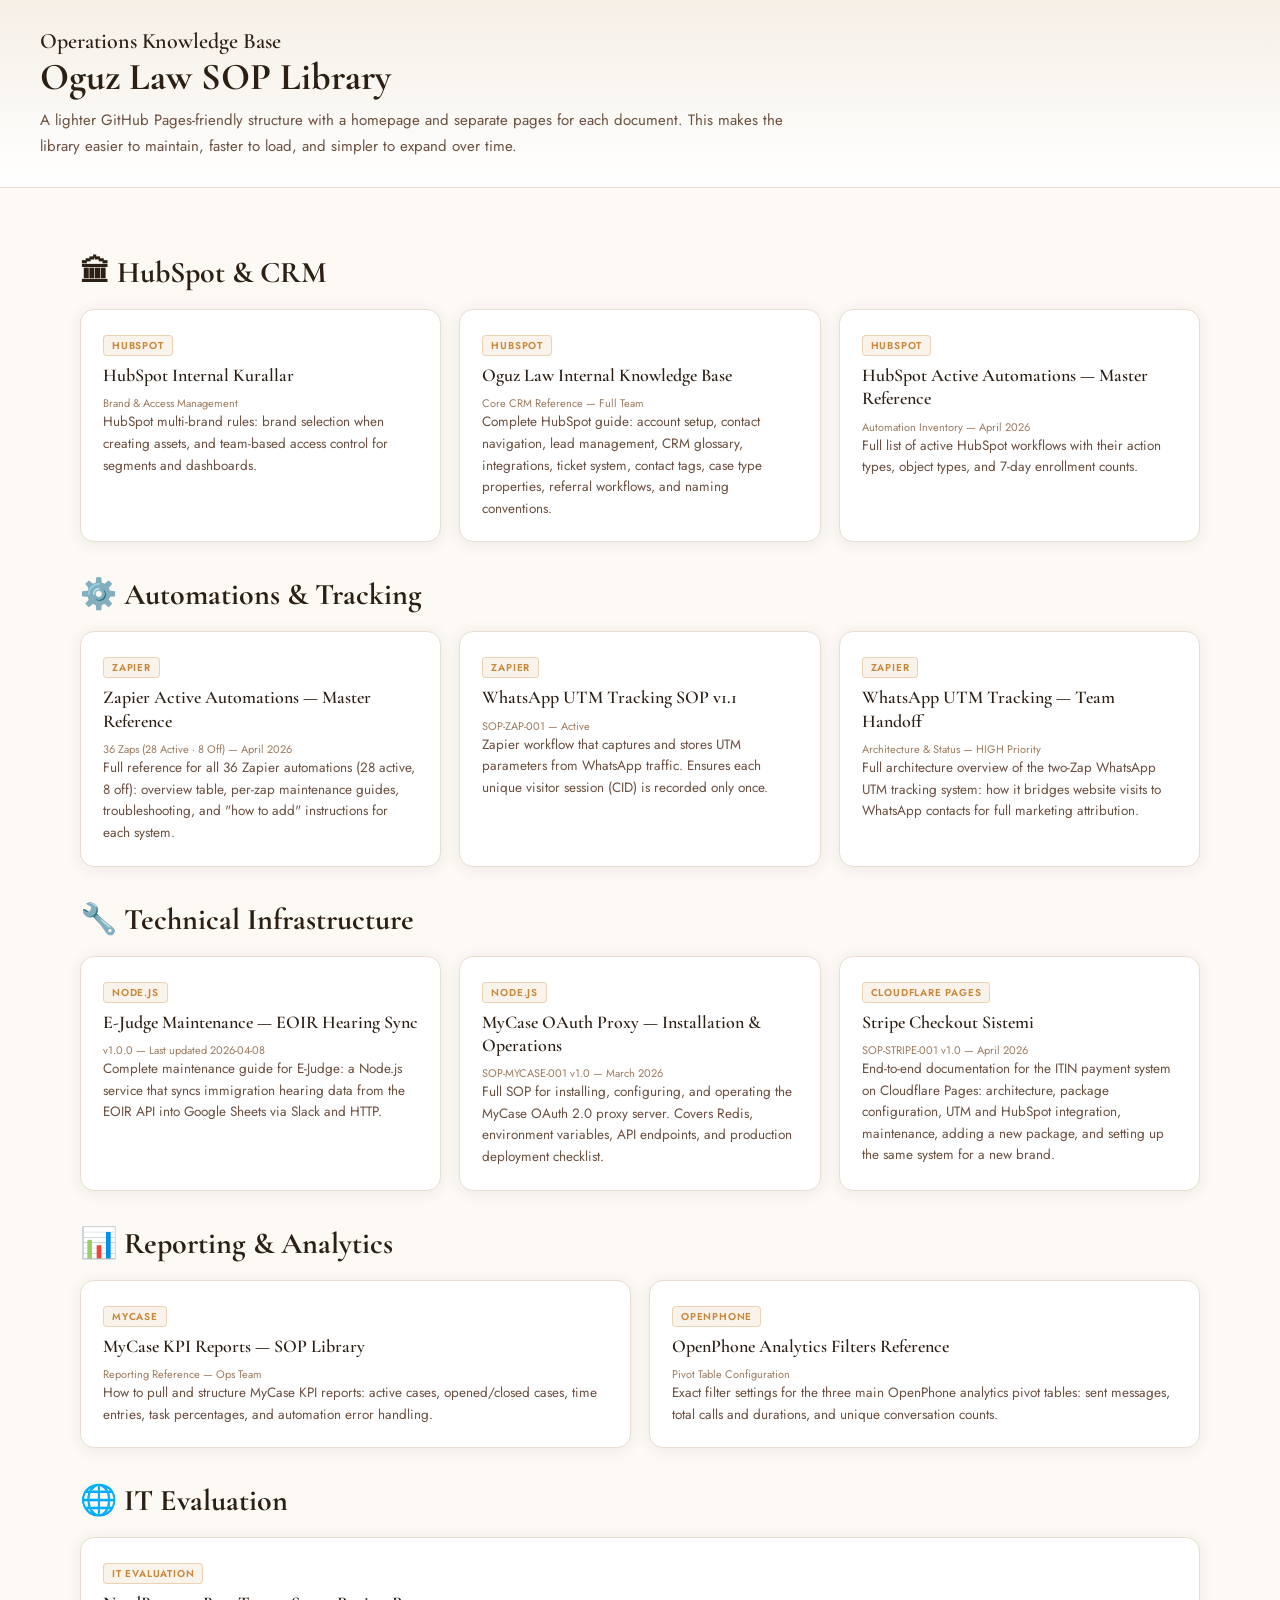
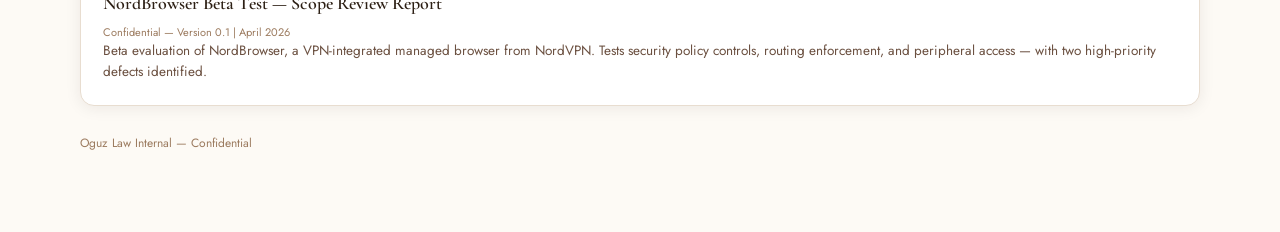
<file: index.html>
<!DOCTYPE html>
<html lang="en">
<head>
<meta charset="UTF-8">
<meta name="viewport" content="width=device-width, initial-scale=1.0">
<title>Oguz Law — Operations SOP Library</title>
<link rel="preconnect" href="https://fonts.googleapis.com">
<link href="https://fonts.googleapis.com/css2?family=Cormorant+Garamond:wght@400;500;600;700&family=Jost:wght@300;400;500;600&family=JetBrains+Mono:wght@400;500&display=swap" rel="stylesheet">
<link rel="stylesheet" href="assets/styles.css">
</head>
<body class="site-home">
  <div class="hero">
    <div class="hero-inner">
      <div class="main-header-title">Operations Knowledge Base</div>
      <h1 class="hero-title">Oguz Law SOP Library</h1>
      <p class="hero-sub">A lighter GitHub Pages-friendly structure with a homepage and separate pages for each document. This makes the library easier to maintain, faster to load, and simpler to expand over time.</p>
    </div>
  </div>
  <main class="main">
    <div class="content-area">
      <section><h2 class="section-title">🏛 HubSpot &amp; CRM</h2><div class="grid"><a class="home-card" href="internal_kurallar.html">
        <div class="doc-badge">HubSpot</div>
        <h3 class="doc-title">HubSpot Internal Kurallar</h3>
        <p class="doc-meta">Brand &amp; Access Management</p>
        <p class="doc-summary">HubSpot multi-brand rules: brand selection when creating assets, and team-based access control for segments and dashboards.</p>
        </a><a class="home-card" href="hubspot_kb.html">
        <div class="doc-badge">HubSpot</div>
        <h3 class="doc-title">Oguz Law Internal Knowledge Base</h3>
        <p class="doc-meta">Core CRM Reference — Full Team</p>
        <p class="doc-summary">Complete HubSpot guide: account setup, contact navigation, lead management, CRM glossary, integrations, ticket system, contact tags, case type properties, referral workflows, and naming conventions.</p>
        </a><a class="home-card" href="hubspot_workflows.html">
        <div class="doc-badge">HubSpot</div>
        <h3 class="doc-title">HubSpot Active Automations — Master Reference</h3>
        <p class="doc-meta">Automation Inventory — April 2026</p>
        <p class="doc-summary">Full list of active HubSpot workflows with their action types, object types, and 7-day enrollment counts.</p>
        </a></div></section><section><h2 class="section-title">⚙️ Automations &amp; Tracking</h2><div class="grid"><a class="home-card" href="zapier_master.html">
        <div class="doc-badge">Zapier</div>
        <h3 class="doc-title">Zapier Active Automations — Master Reference</h3>
        <p class="doc-meta">36 Zaps (28 Active · 8 Off) — April 2026</p>
        <p class="doc-summary">Full reference for all 36 Zapier automations (28 active, 8 off): overview table, per-zap maintenance guides, troubleshooting, and &quot;how to add&quot; instructions for each system.</p>
        </a><a class="home-card" href="whatsapp_sop.html">
        <div class="doc-badge">Zapier</div>
        <h3 class="doc-title">WhatsApp UTM Tracking SOP v1.1</h3>
        <p class="doc-meta">SOP-ZAP-001 — Active</p>
        <p class="doc-summary">Zapier workflow that captures and stores UTM parameters from WhatsApp traffic. Ensures each unique visitor session (CID) is recorded only once.</p>
        </a><a class="home-card" href="whatsapp_handoff.html">
        <div class="doc-badge">Zapier</div>
        <h3 class="doc-title">WhatsApp UTM Tracking — Team Handoff</h3>
        <p class="doc-meta">Architecture &amp; Status — HIGH Priority</p>
        <p class="doc-summary">Full architecture overview of the two-Zap WhatsApp UTM tracking system: how it bridges website visits to WhatsApp contacts for full marketing attribution.</p>
        </a></div></section><section><h2 class="section-title">🔧 Technical Infrastructure</h2><div class="grid"><a class="home-card" href="ejudge.html">
        <div class="doc-badge">Node.js</div>
        <h3 class="doc-title">E-Judge Maintenance — EOIR Hearing Sync</h3>
        <p class="doc-meta">v1.0.0 — Last updated 2026-04-08</p>
        <p class="doc-summary">Complete maintenance guide for E-Judge: a Node.js service that syncs immigration hearing data from the EOIR API into Google Sheets via Slack and HTTP.</p>
        </a><a class="home-card" href="mycase_oauth.html">
        <div class="doc-badge">Node.js</div>
        <h3 class="doc-title">MyCase OAuth Proxy — Installation &amp; Operations</h3>
        <p class="doc-meta">SOP-MYCASE-001 v1.0 — March 2026</p>
        <p class="doc-summary">Full SOP for installing, configuring, and operating the MyCase OAuth 2.0 proxy server. Covers Redis, environment variables, API endpoints, and production deployment checklist.</p>
        </a><a class="home-card" href="stripe_checkout.html">
        <div class="doc-badge">Cloudflare Pages</div>
        <h3 class="doc-title">Stripe Checkout Sistemi</h3>
        <p class="doc-meta">SOP-STRIPE-001 v1.0 — April 2026</p>
        <p class="doc-summary">End-to-end documentation for the ITIN payment system on Cloudflare Pages: architecture, package configuration, UTM and HubSpot integration, maintenance, adding a new package, and setting up the same system for a new brand.</p>
        </a></div></section><section><h2 class="section-title">📊 Reporting &amp; Analytics</h2><div class="grid"><a class="home-card" href="mycase_kpi.html">
        <div class="doc-badge">MyCase</div>
        <h3 class="doc-title">MyCase KPI Reports — SOP Library</h3>
        <p class="doc-meta">Reporting Reference — Ops Team</p>
        <p class="doc-summary">How to pull and structure MyCase KPI reports: active cases, opened/closed cases, time entries, task percentages, and automation error handling.</p>
        </a><a class="home-card" href="openphone_filters.html">
        <div class="doc-badge">OpenPhone</div>
        <h3 class="doc-title">OpenPhone Analytics Filters Reference</h3>
        <p class="doc-meta">Pivot Table Configuration</p>
        <p class="doc-summary">Exact filter settings for the three main OpenPhone analytics pivot tables: sent messages, total calls and durations, and unique conversation counts.</p>
        </a></div></section><section><h2 class="section-title">🌐 IT Evaluation</h2><div class="grid"><a class="home-card" href="nordbrowser.html">
        <div class="doc-badge">IT Evaluation</div>
        <h3 class="doc-title">NordBrowser Beta Test — Scope Review Report</h3>
        <p class="doc-meta">Confidential — Version 0.1 | April 2026</p>
        <p class="doc-summary">Beta evaluation of NordBrowser, a VPN-integrated managed browser from NordVPN. Tests security policy controls, routing enforcement, and peripheral access — with two high-priority defects identified.</p>
        </a></div></section>
      <p class="footer-note">Oguz Law Internal — Confidential</p>
    </div>
  </main>
</body>
</html>
</file>
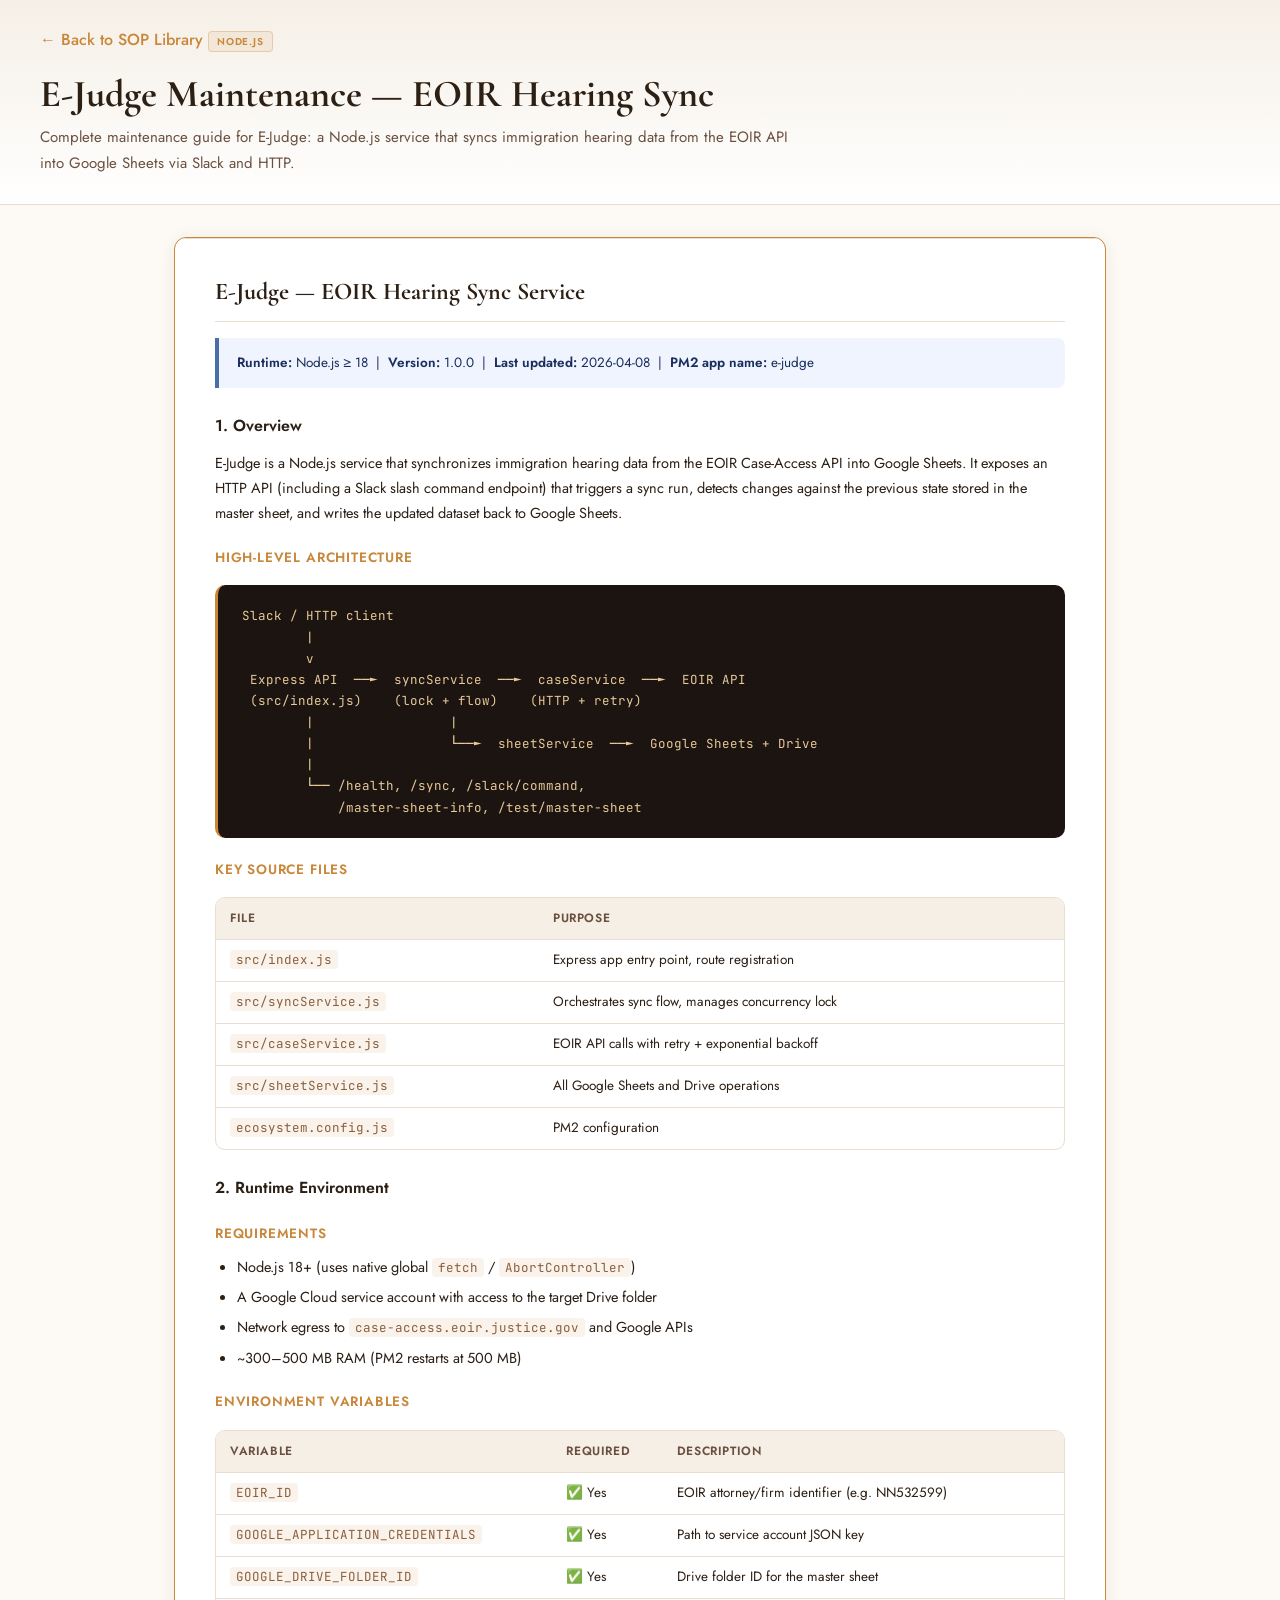
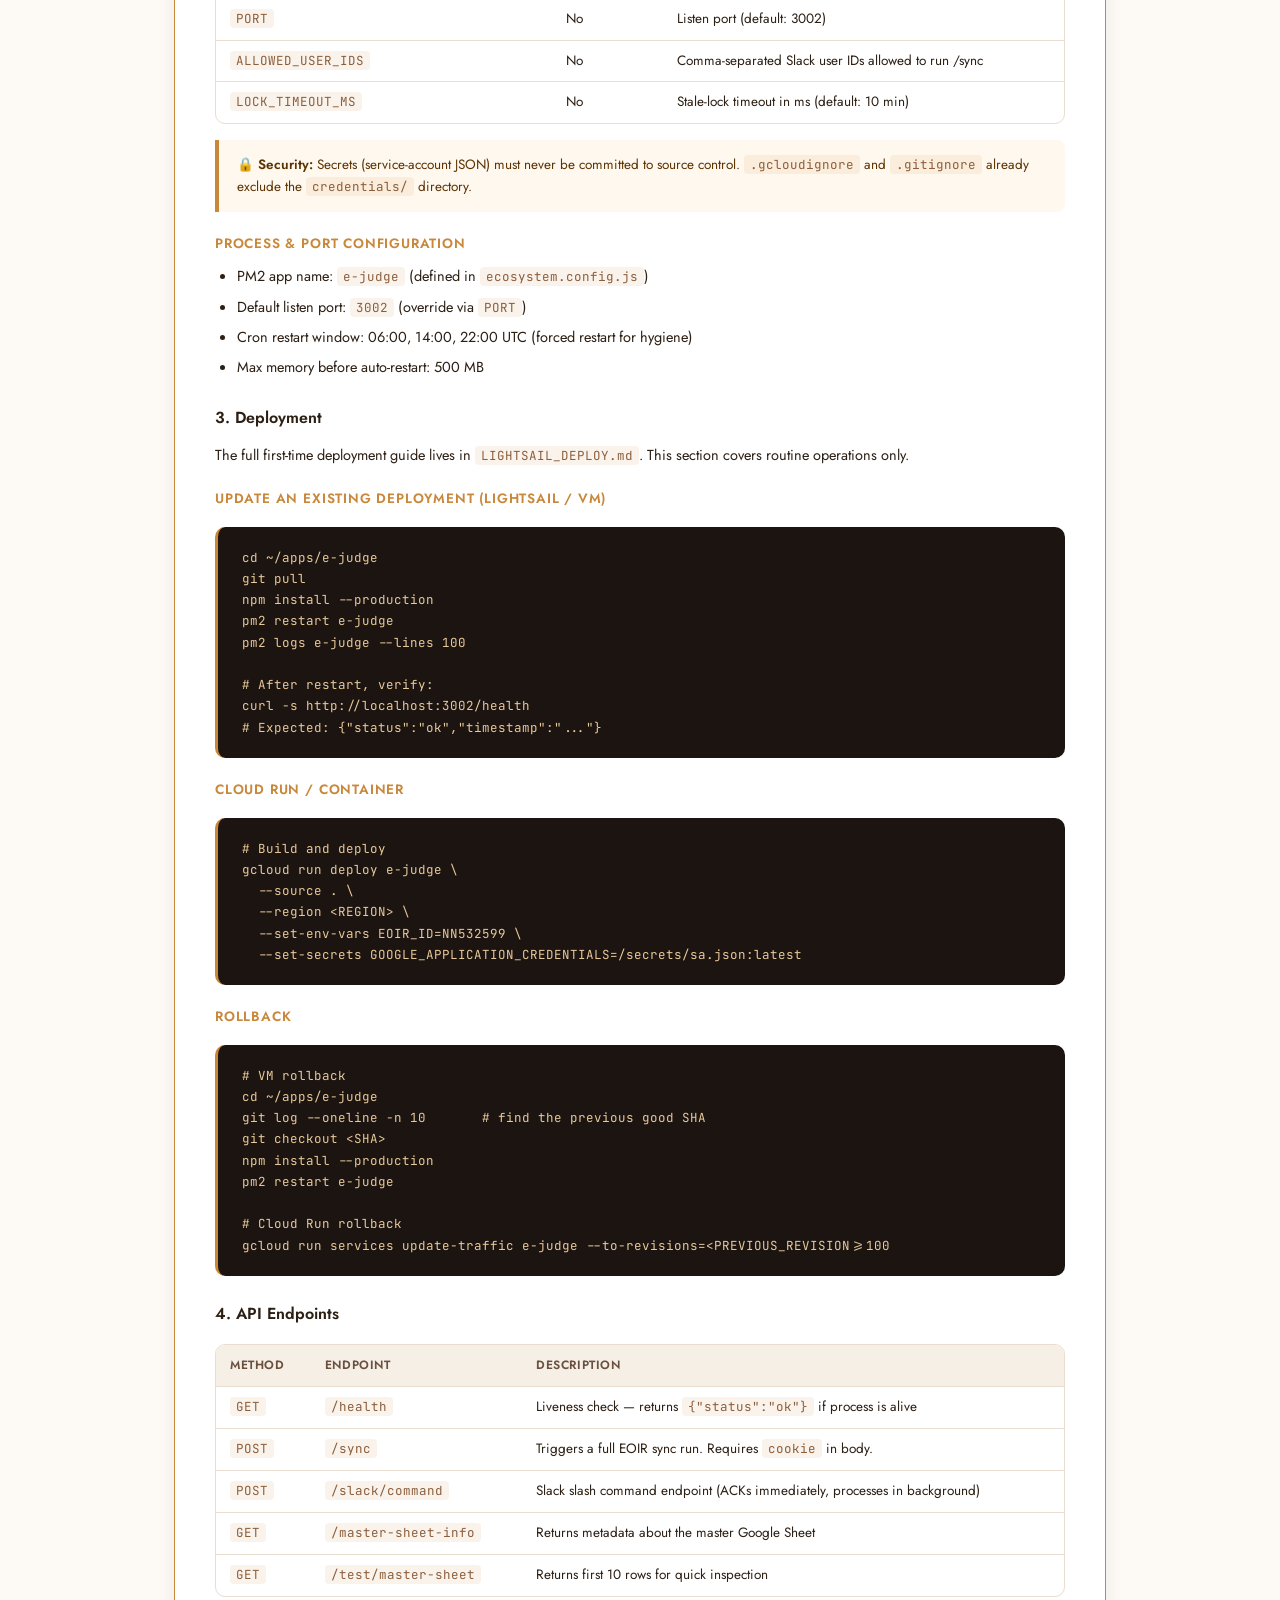
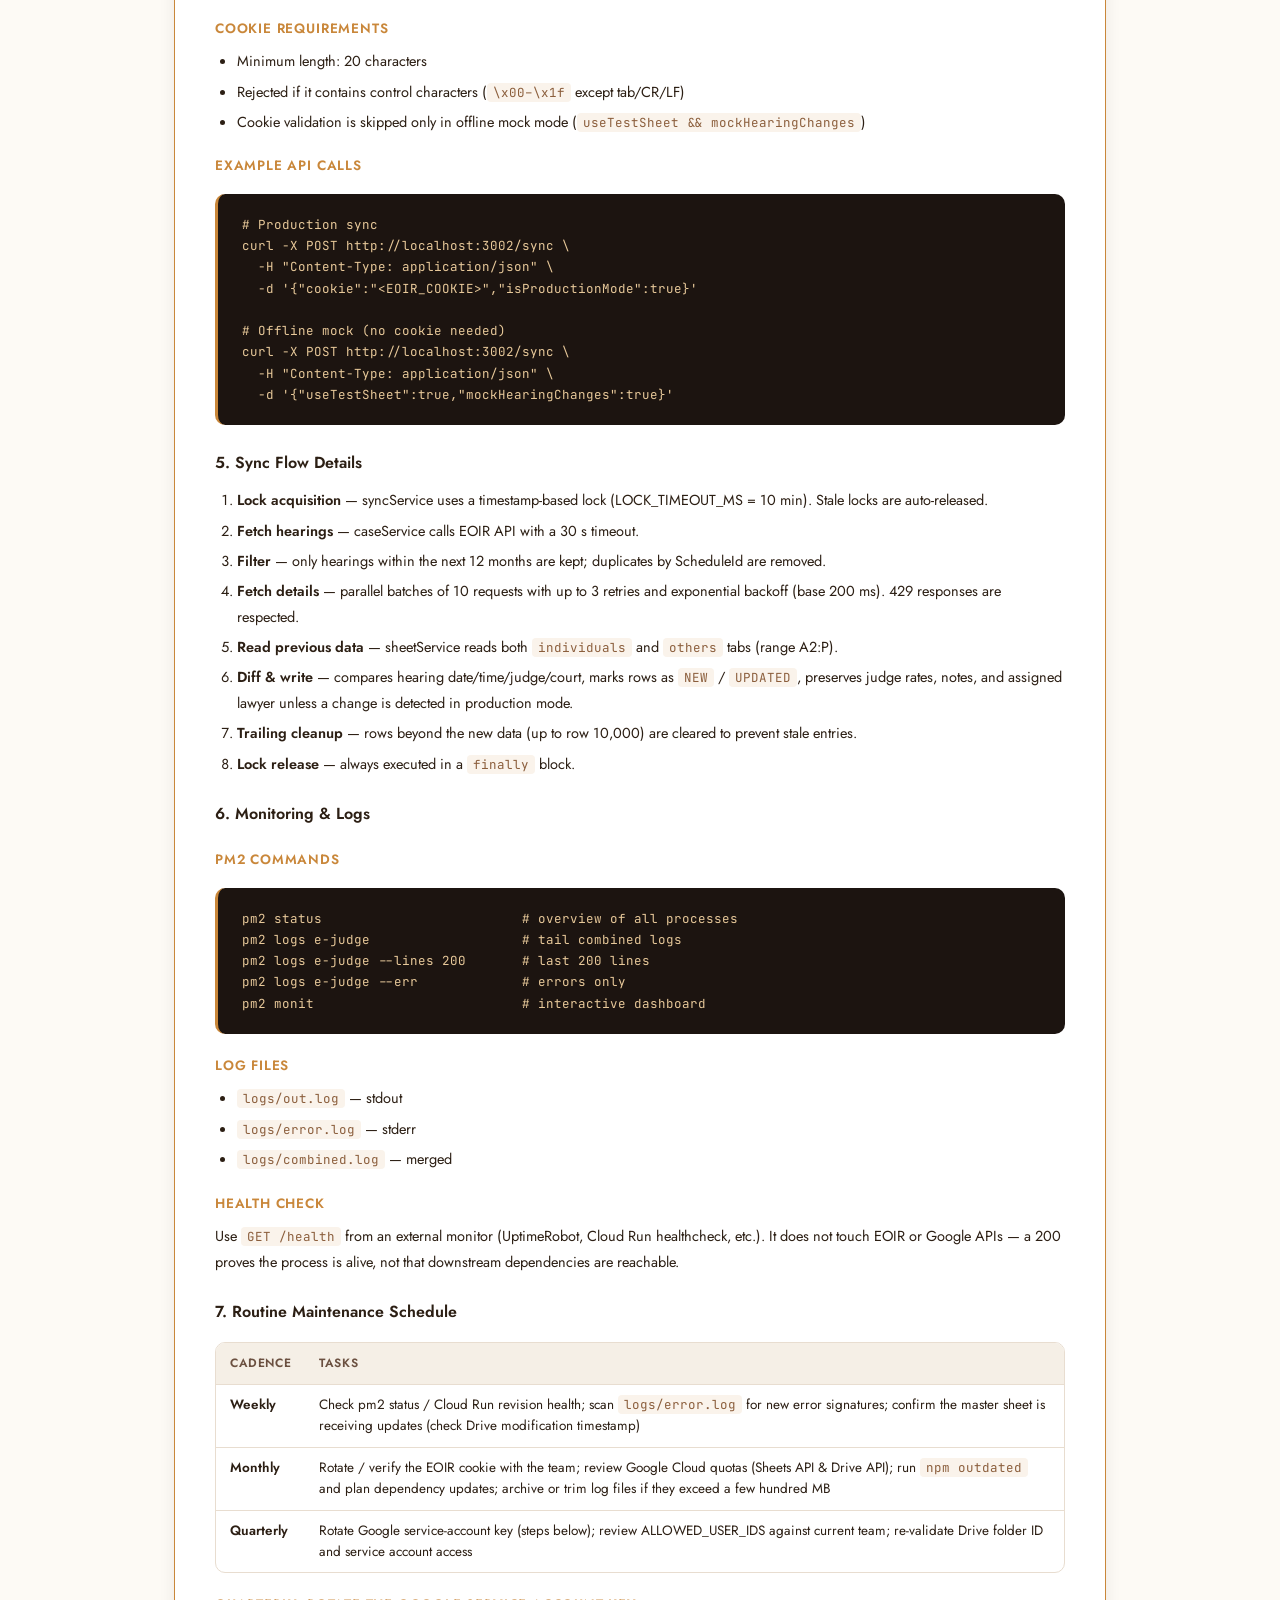
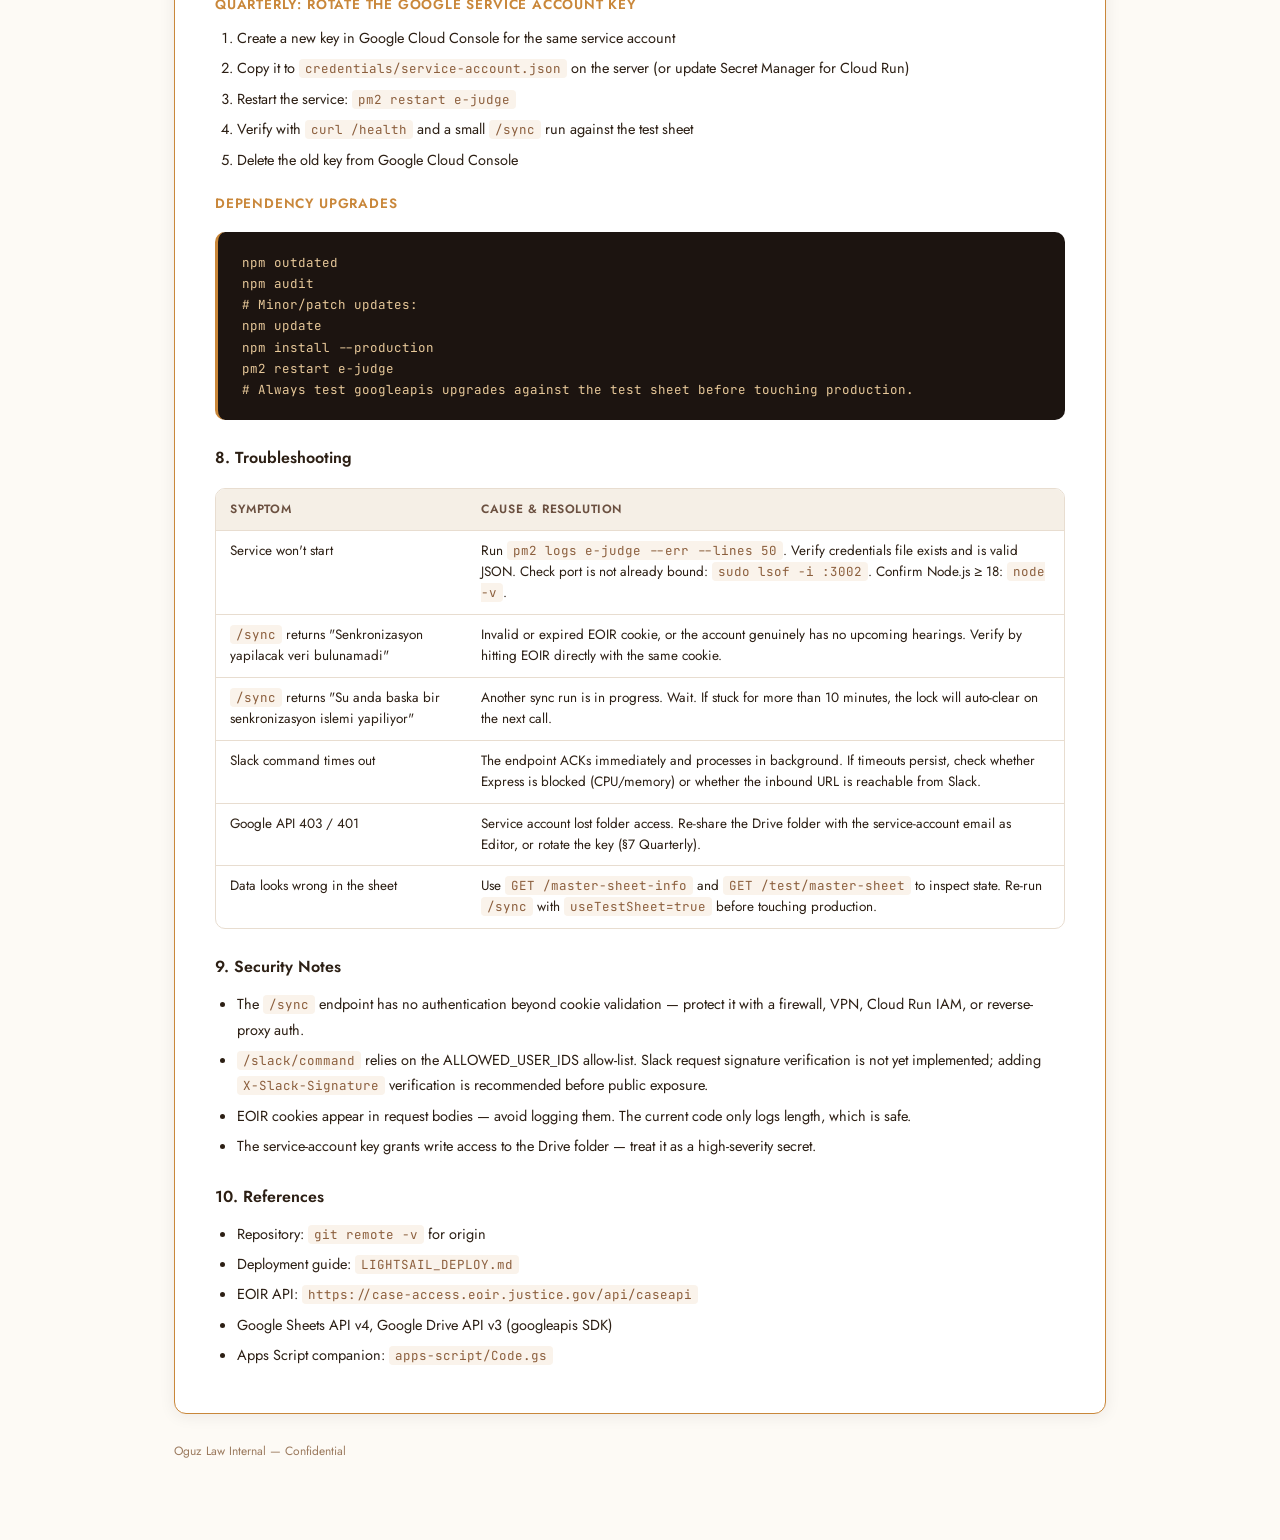
<file: ejudge.html>
<!DOCTYPE html>
<html lang="en">
<head>
<meta charset="UTF-8">
<meta name="viewport" content="width=device-width, initial-scale=1.0">
<title>E-Judge Maintenance — EOIR Hearing Sync | Oguz Law SOP Library</title>
<link rel="preconnect" href="https://fonts.googleapis.com">
<link href="https://fonts.googleapis.com/css2?family=Cormorant+Garamond:wght@400;500;600;700&family=Jost:wght@300;400;500;600&family=JetBrains+Mono:wght@400;500&display=swap" rel="stylesheet">
<link rel="stylesheet" href="assets/styles.css">
</head>
<body class="doc-page">
  <div class="hero">
    <div class="hero-inner">
      <a class="back-link" href="index.html">← Back to SOP Library</a>
      <div class="doc-badge">Node.js</div>
      <h1 class="hero-title">E-Judge Maintenance — EOIR Hearing Sync</h1>
      <p class="hero-sub">Complete maintenance guide for E-Judge: a Node.js service that syncs immigration hearing data from the EOIR API into Google Sheets via Slack and HTTP.</p>
    </div>
  </div>
  <div class="page-wrap">
    <div class="doc-card expanded">
      <div class="doc-body"><h2>E-Judge — EOIR Hearing Sync Service</h2>
<div class="info-box">
<strong>Runtime:</strong> Node.js ≥ 18  |  <strong>Version:</strong> 1.0.0  |  <strong>Last updated:</strong> 2026-04-08  |  <strong>PM2 app name:</strong> e-judge
</div>
<h3>1. Overview</h3>
<p>E-Judge is a Node.js service that synchronizes immigration hearing data from the EOIR Case-Access API into Google Sheets. It exposes an HTTP API (including a Slack slash command endpoint) that triggers a sync run, detects changes against the previous state stored in the master sheet, and writes the updated dataset back to Google Sheets.</p>
<h4>High-Level Architecture</h4>
<div class="code-block">Slack / HTTP client
        |
        v
 Express API  ──►  syncService  ──►  caseService  ──►  EOIR API
 (src/index.js)    (lock + flow)    (HTTP + retry)
        |                 |
        |                 └──►  sheetService  ──►  Google Sheets + Drive
        |
        └── /health, /sync, /slack/command,
            /master-sheet-info, /test/master-sheet</div>
<h4>Key Source Files</h4>
<div class="table-wrap"><table><thead><tr><th>File</th><th>Purpose</th></tr></thead><tbody>
<tr><td><code>src/index.js</code></td><td>Express app entry point, route registration</td></tr>
<tr><td><code>src/syncService.js</code></td><td>Orchestrates sync flow, manages concurrency lock</td></tr>
<tr><td><code>src/caseService.js</code></td><td>EOIR API calls with retry + exponential backoff</td></tr>
<tr><td><code>src/sheetService.js</code></td><td>All Google Sheets and Drive operations</td></tr>
<tr><td><code>ecosystem.config.js</code></td><td>PM2 configuration</td></tr>
</tbody></table></div>
<h3>2. Runtime Environment</h3>
<h4>Requirements</h4>
<ul>
<li>Node.js 18+ (uses native global <code>fetch</code> / <code>AbortController</code>)</li>
<li>A Google Cloud service account with access to the target Drive folder</li>
<li>Network egress to <code>case-access.eoir.justice.gov</code> and Google APIs</li>
<li>~300–500 MB RAM (PM2 restarts at 500 MB)</li>
</ul>
<h4>Environment Variables</h4>
<div class="table-wrap"><table><thead><tr><th>Variable</th><th>Required</th><th>Description</th></tr></thead><tbody>
<tr><td><code>EOIR_ID</code></td><td>✅ Yes</td><td>EOIR attorney/firm identifier (e.g. NN532599)</td></tr>
<tr><td><code>GOOGLE_APPLICATION_CREDENTIALS</code></td><td>✅ Yes</td><td>Path to service account JSON key</td></tr>
<tr><td><code>GOOGLE_DRIVE_FOLDER_ID</code></td><td>✅ Yes</td><td>Drive folder ID for the master sheet</td></tr>
<tr><td><code>PORT</code></td><td>No</td><td>Listen port (default: 3002)</td></tr>
<tr><td><code>ALLOWED_USER_IDS</code></td><td>No</td><td>Comma-separated Slack user IDs allowed to run /sync</td></tr>
<tr><td><code>LOCK_TIMEOUT_MS</code></td><td>No</td><td>Stale-lock timeout in ms (default: 10 min)</td></tr>
</tbody></table></div>
<div class="warning-box"><strong>🔒 Security:</strong> Secrets (service-account JSON) must never be committed to source control. <code>.gcloudignore</code> and <code>.gitignore</code> already exclude the <code>credentials/</code> directory.</div>
<h4>Process &amp; Port Configuration</h4>
<ul>
<li>PM2 app name: <code>e-judge</code> (defined in <code>ecosystem.config.js</code>)</li>
<li>Default listen port: <code>3002</code> (override via <code>PORT</code>)</li>
<li>Cron restart window: 06:00, 14:00, 22:00 UTC (forced restart for hygiene)</li>
<li>Max memory before auto-restart: 500 MB</li>
</ul>
<h3>3. Deployment</h3>
<p>The full first-time deployment guide lives in <code>LIGHTSAIL_DEPLOY.md</code>. This section covers routine operations only.</p>
<h4>Update an Existing Deployment (Lightsail / VM)</h4>
<div class="code-block">cd ~/apps/e-judge
git pull
npm install --production
pm2 restart e-judge
pm2 logs e-judge --lines 100

# After restart, verify:
curl -s http://localhost:3002/health
# Expected: {"status":"ok","timestamp":"..."}</div>
<h4>Cloud Run / Container</h4>
<div class="code-block"># Build and deploy
gcloud run deploy e-judge \
  --source . \
  --region &lt;REGION&gt; \
  --set-env-vars EOIR_ID=NN532599 \
  --set-secrets GOOGLE_APPLICATION_CREDENTIALS=/secrets/sa.json:latest</div>
<h4>Rollback</h4>
<div class="code-block"># VM rollback
cd ~/apps/e-judge
git log --oneline -n 10       # find the previous good SHA
git checkout &lt;SHA&gt;
npm install --production
pm2 restart e-judge

# Cloud Run rollback
gcloud run services update-traffic e-judge --to-revisions=&lt;PREVIOUS_REVISION&gt;=100</div>
<h3>4. API Endpoints</h3>
<div class="table-wrap"><table><thead><tr><th>Method</th><th>Endpoint</th><th>Description</th></tr></thead><tbody>
<tr><td><code>GET</code></td><td><code>/health</code></td><td>Liveness check — returns <code>{"status":"ok"}</code> if process is alive</td></tr>
<tr><td><code>POST</code></td><td><code>/sync</code></td><td>Triggers a full EOIR sync run. Requires <code>cookie</code> in body.</td></tr>
<tr><td><code>POST</code></td><td><code>/slack/command</code></td><td>Slack slash command endpoint (ACKs immediately, processes in background)</td></tr>
<tr><td><code>GET</code></td><td><code>/master-sheet-info</code></td><td>Returns metadata about the master Google Sheet</td></tr>
<tr><td><code>GET</code></td><td><code>/test/master-sheet</code></td><td>Returns first 10 rows for quick inspection</td></tr>
</tbody></table></div>
<h4>Cookie Requirements</h4>
<ul>
<li>Minimum length: 20 characters</li>
<li>Rejected if it contains control characters (<code>\x00–\x1f</code> except tab/CR/LF)</li>
<li>Cookie validation is skipped only in offline mock mode (<code>useTestSheet &amp;&amp; mockHearingChanges</code>)</li>
</ul>
<h4>Example API Calls</h4>
<div class="code-block"># Production sync
curl -X POST http://localhost:3002/sync \
  -H "Content-Type: application/json" \
  -d '{"cookie":"&lt;EOIR_COOKIE&gt;","isProductionMode":true}'

# Offline mock (no cookie needed)
curl -X POST http://localhost:3002/sync \
  -H "Content-Type: application/json" \
  -d '{"useTestSheet":true,"mockHearingChanges":true}'</div>
<h3>5. Sync Flow Details</h3>
<ol>
<li><strong>Lock acquisition</strong> — syncService uses a timestamp-based lock (LOCK_TIMEOUT_MS = 10 min). Stale locks are auto-released.</li>
<li><strong>Fetch hearings</strong> — caseService calls EOIR API with a 30 s timeout.</li>
<li><strong>Filter</strong> — only hearings within the next 12 months are kept; duplicates by ScheduleId are removed.</li>
<li><strong>Fetch details</strong> — parallel batches of 10 requests with up to 3 retries and exponential backoff (base 200 ms). 429 responses are respected.</li>
<li><strong>Read previous data</strong> — sheetService reads both <code>individuals</code> and <code>others</code> tabs (range A2:P).</li>
<li><strong>Diff &amp; write</strong> — compares hearing date/time/judge/court, marks rows as <code>NEW</code> / <code>UPDATED</code>, preserves judge rates, notes, and assigned lawyer unless a change is detected in production mode.</li>
<li><strong>Trailing cleanup</strong> — rows beyond the new data (up to row 10,000) are cleared to prevent stale entries.</li>
<li><strong>Lock release</strong> — always executed in a <code>finally</code> block.</li>
</ol>
<h3>6. Monitoring &amp; Logs</h3>
<h4>PM2 Commands</h4>
<div class="code-block">pm2 status                         # overview of all processes
pm2 logs e-judge                   # tail combined logs
pm2 logs e-judge --lines 200       # last 200 lines
pm2 logs e-judge --err             # errors only
pm2 monit                          # interactive dashboard</div>
<h4>Log Files</h4>
<ul>
<li><code>logs/out.log</code> — stdout</li>
<li><code>logs/error.log</code> — stderr</li>
<li><code>logs/combined.log</code> — merged</li>
</ul>
<h4>Health Check</h4>
<p>Use <code>GET /health</code> from an external monitor (UptimeRobot, Cloud Run healthcheck, etc.). It does not touch EOIR or Google APIs — a 200 proves the process is alive, not that downstream dependencies are reachable.</p>
<h3>7. Routine Maintenance Schedule</h3>
<div class="table-wrap"><table><thead><tr><th>Cadence</th><th>Tasks</th></tr></thead><tbody>
<tr><td><strong>Weekly</strong></td><td>Check pm2 status / Cloud Run revision health; scan <code>logs/error.log</code> for new error signatures; confirm the master sheet is receiving updates (check Drive modification timestamp)</td></tr>
<tr><td><strong>Monthly</strong></td><td>Rotate / verify the EOIR cookie with the team; review Google Cloud quotas (Sheets API &amp; Drive API); run <code>npm outdated</code> and plan dependency updates; archive or trim log files if they exceed a few hundred MB</td></tr>
<tr><td><strong>Quarterly</strong></td><td>Rotate Google service-account key (steps below); review ALLOWED_USER_IDS against current team; re-validate Drive folder ID and service account access</td></tr>
</tbody></table></div>
<h4>Quarterly: Rotate the Google Service Account Key</h4>
<ol>
<li>Create a new key in Google Cloud Console for the same service account</li>
<li>Copy it to <code>credentials/service-account.json</code> on the server (or update Secret Manager for Cloud Run)</li>
<li>Restart the service: <code>pm2 restart e-judge</code></li>
<li>Verify with <code>curl /health</code> and a small <code>/sync</code> run against the test sheet</li>
<li>Delete the old key from Google Cloud Console</li>
</ol>
<h4>Dependency Upgrades</h4>
<div class="code-block">npm outdated
npm audit
# Minor/patch updates:
npm update
npm install --production
pm2 restart e-judge
# Always test googleapis upgrades against the test sheet before touching production.</div>
<h3>8. Troubleshooting</h3>
<div class="table-wrap"><table><thead><tr><th>Symptom</th><th>Cause &amp; Resolution</th></tr></thead><tbody>
<tr><td>Service won't start</td><td>Run <code>pm2 logs e-judge --err --lines 50</code>. Verify credentials file exists and is valid JSON. Check port is not already bound: <code>sudo lsof -i :3002</code>. Confirm Node.js ≥ 18: <code>node -v</code>.</td></tr>
<tr><td><code>/sync</code> returns "Senkronizasyon yapilacak veri bulunamadi"</td><td>Invalid or expired EOIR cookie, or the account genuinely has no upcoming hearings. Verify by hitting EOIR directly with the same cookie.</td></tr>
<tr><td><code>/sync</code> returns "Su anda baska bir senkronizasyon islemi yapiliyor"</td><td>Another sync run is in progress. Wait. If stuck for more than 10 minutes, the lock will auto-clear on the next call.</td></tr>
<tr><td>Slack command times out</td><td>The endpoint ACKs immediately and processes in background. If timeouts persist, check whether Express is blocked (CPU/memory) or whether the inbound URL is reachable from Slack.</td></tr>
<tr><td>Google API 403 / 401</td><td>Service account lost folder access. Re-share the Drive folder with the service-account email as Editor, or rotate the key (§7 Quarterly).</td></tr>
<tr><td>Data looks wrong in the sheet</td><td>Use <code>GET /master-sheet-info</code> and <code>GET /test/master-sheet</code> to inspect state. Re-run <code>/sync</code> with <code>useTestSheet=true</code> before touching production.</td></tr>
</tbody></table></div>
<h3>9. Security Notes</h3>
<ul>
<li>The <code>/sync</code> endpoint has no authentication beyond cookie validation — protect it with a firewall, VPN, Cloud Run IAM, or reverse-proxy auth.</li>
<li><code>/slack/command</code> relies on the ALLOWED_USER_IDS allow-list. Slack request signature verification is not yet implemented; adding <code>X-Slack-Signature</code> verification is recommended before public exposure.</li>
<li>EOIR cookies appear in request bodies — avoid logging them. The current code only logs length, which is safe.</li>
<li>The service-account key grants write access to the Drive folder — treat it as a high-severity secret.</li>
</ul>
<h3>10. References</h3>
<ul>
<li>Repository: <code>git remote -v</code> for origin</li>
<li>Deployment guide: <code>LIGHTSAIL_DEPLOY.md</code></li>
<li>EOIR API: <code>https://case-access.eoir.justice.gov/api/caseapi</code></li>
<li>Google Sheets API v4, Google Drive API v3 (googleapis SDK)</li>
<li>Apps Script companion: <code>apps-script/Code.gs</code></li>
</ul>
</div>
    </div>
    <p class="footer-note">Oguz Law Internal — Confidential</p>
  </div>
</body>
</html>
</file>
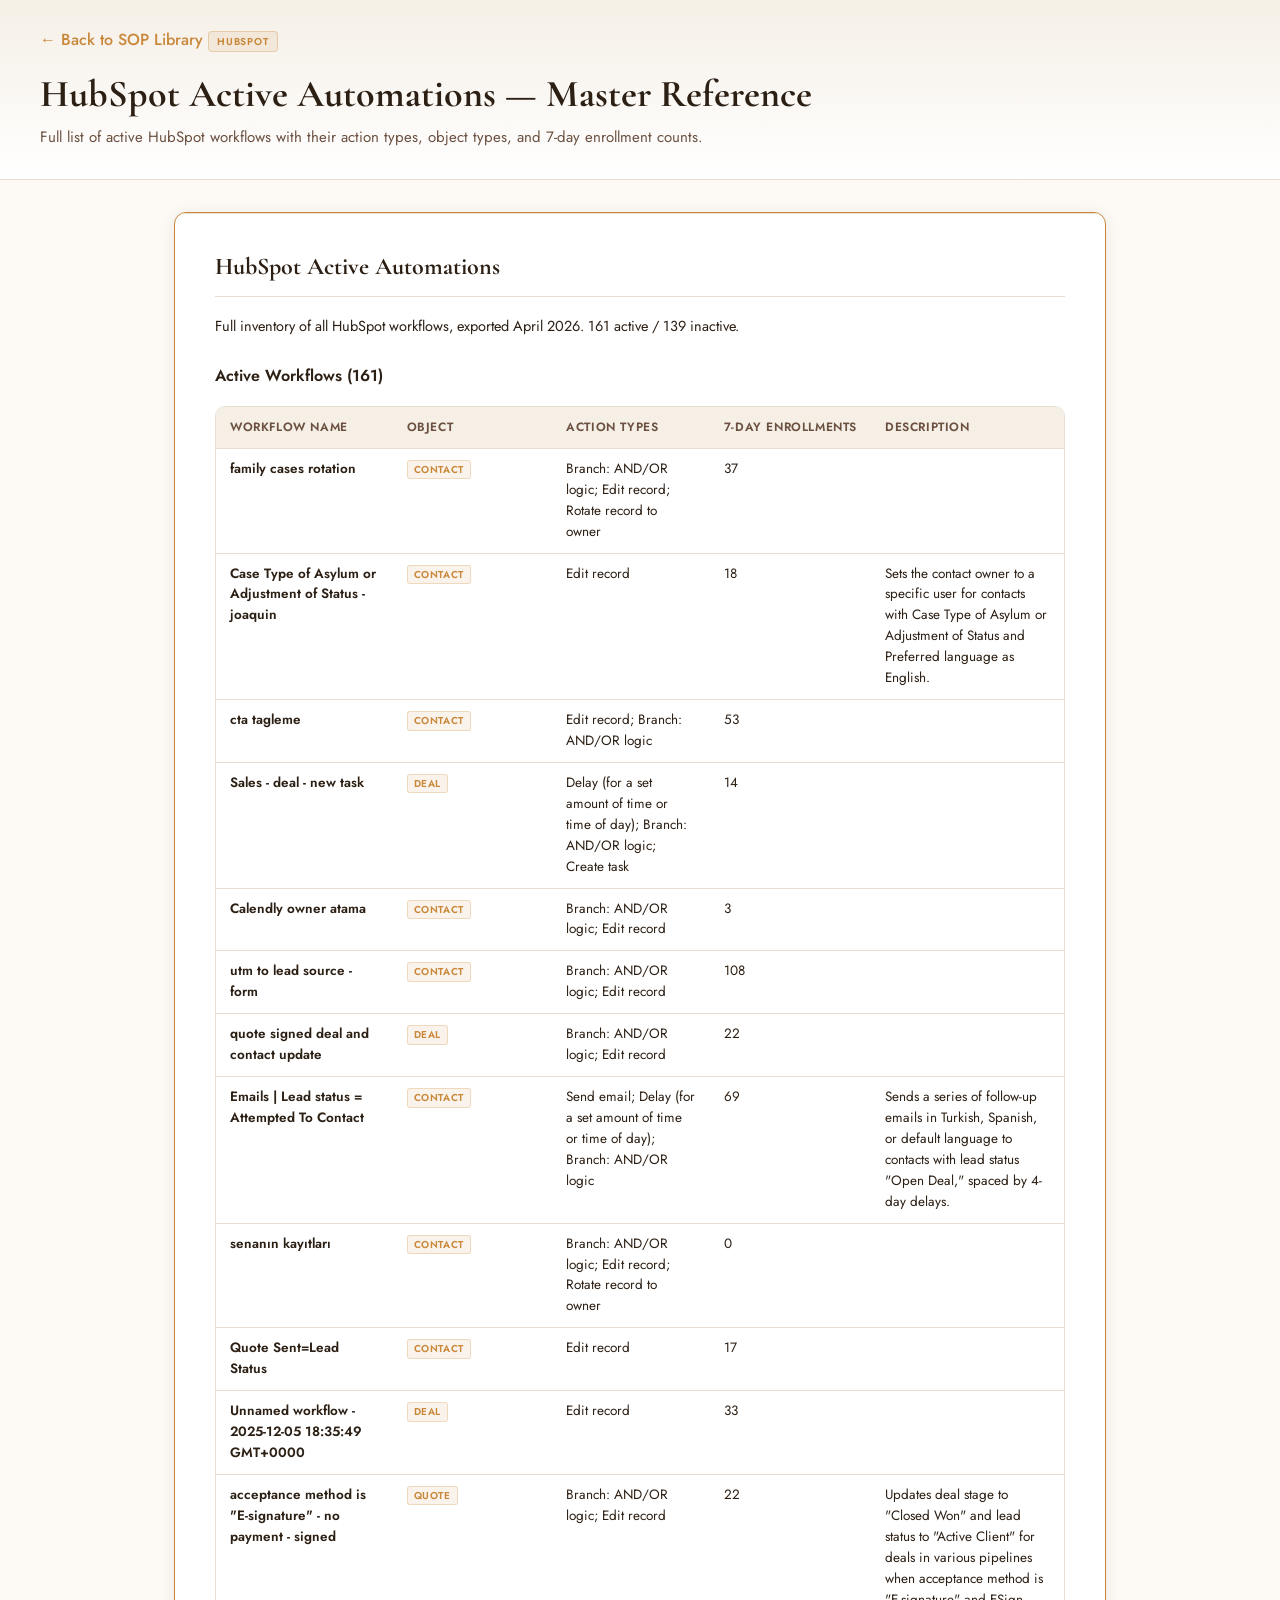
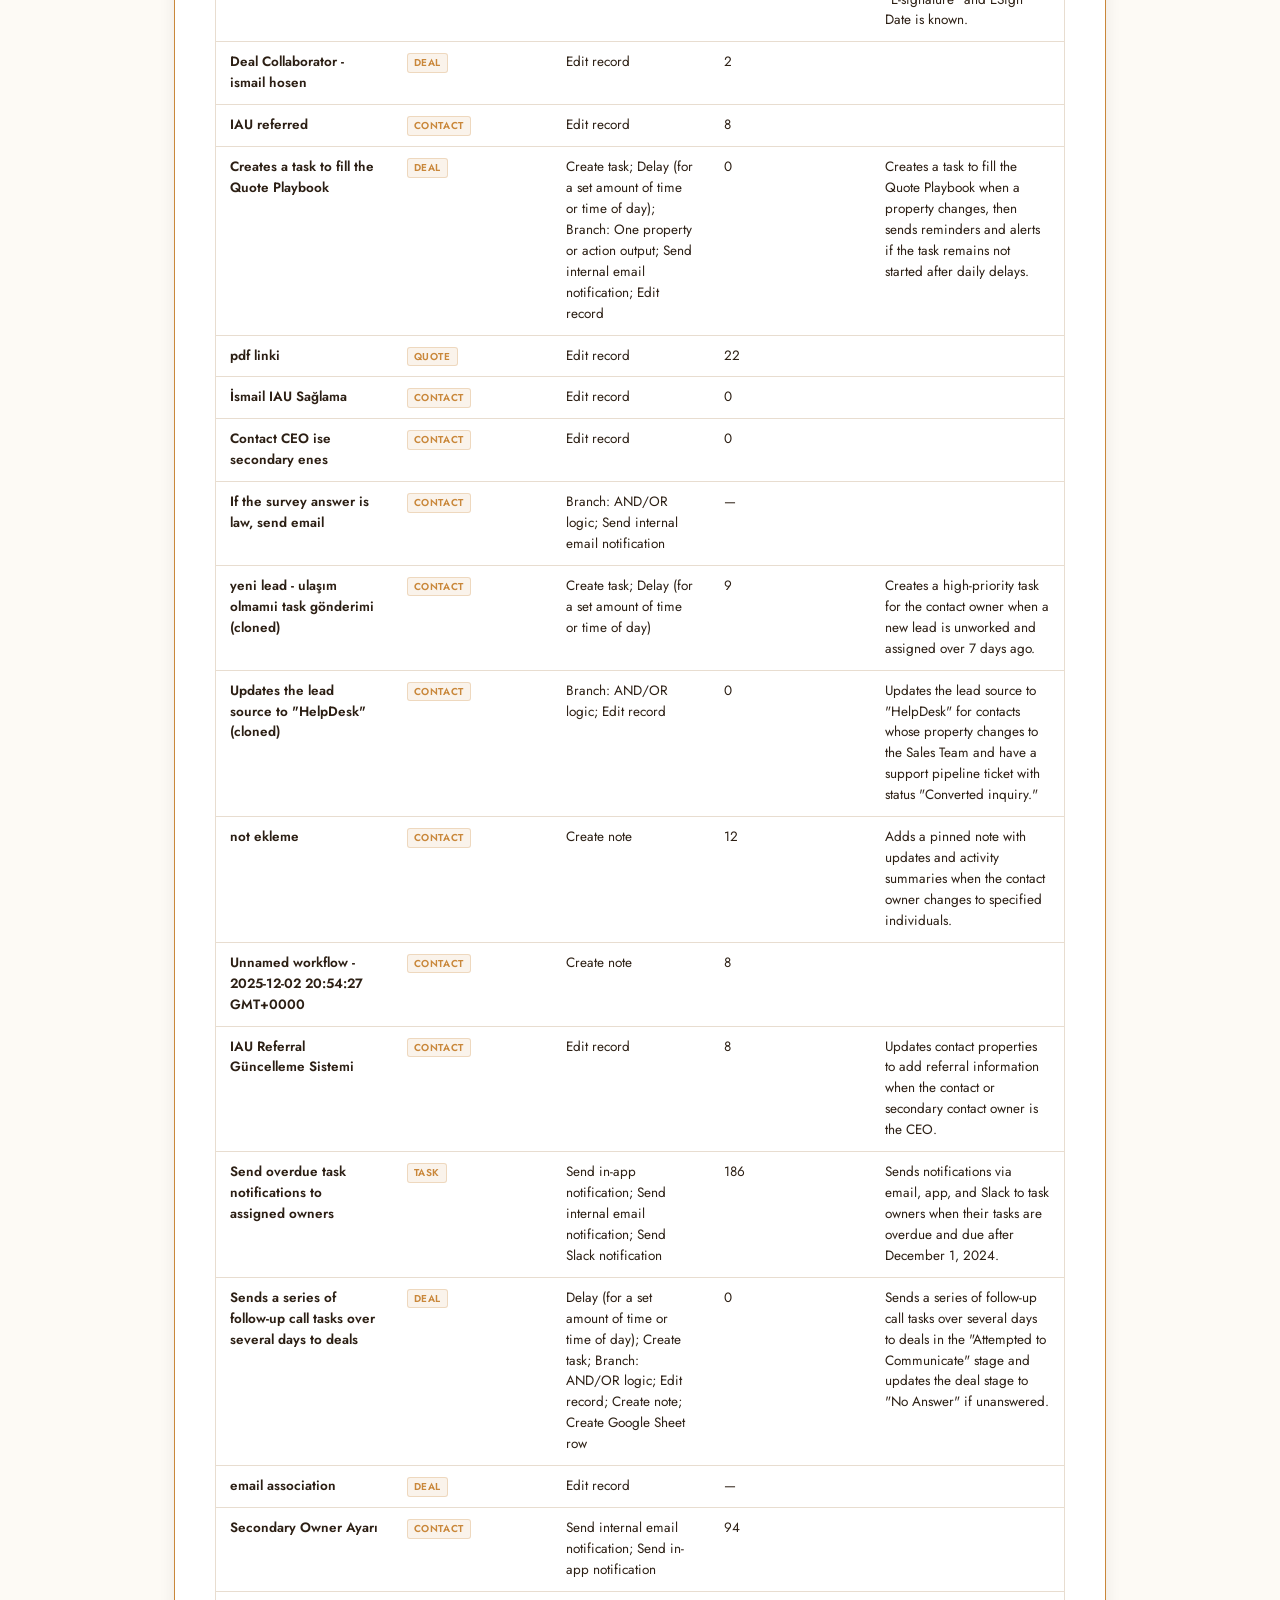
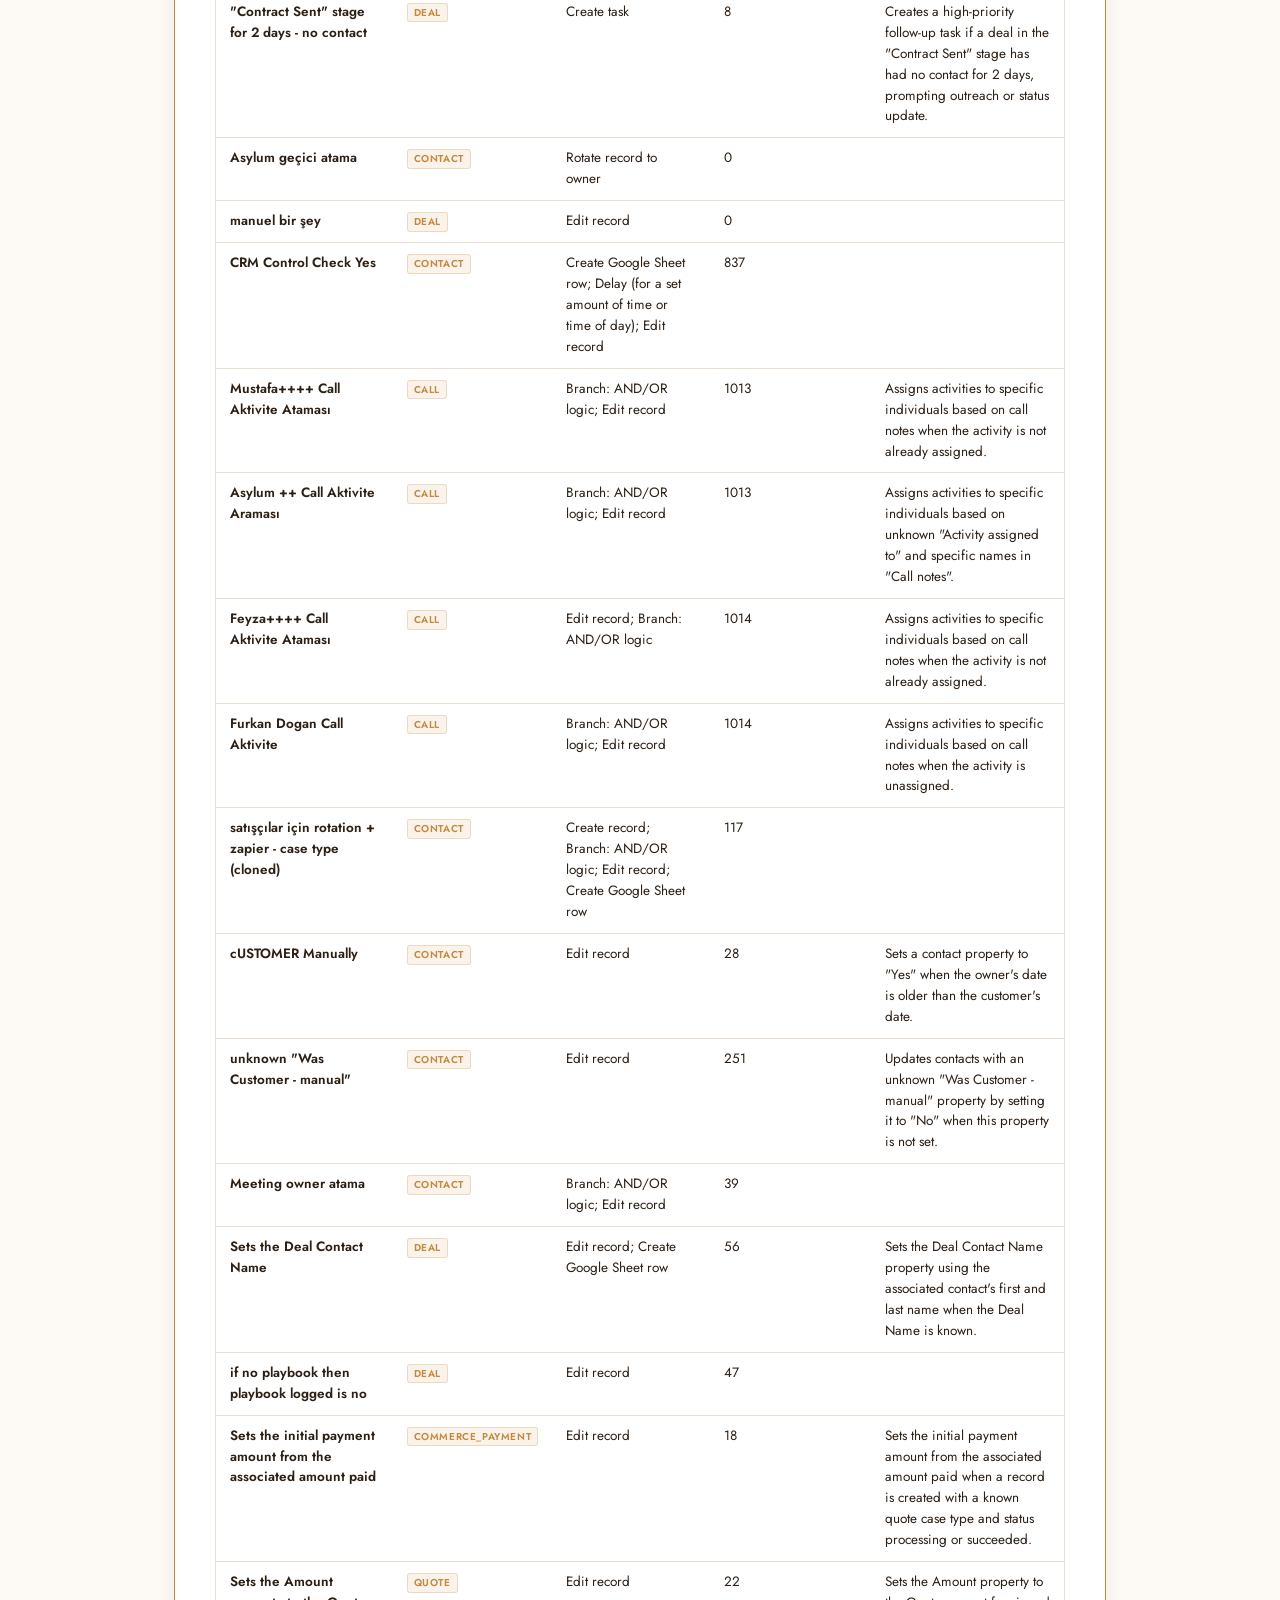
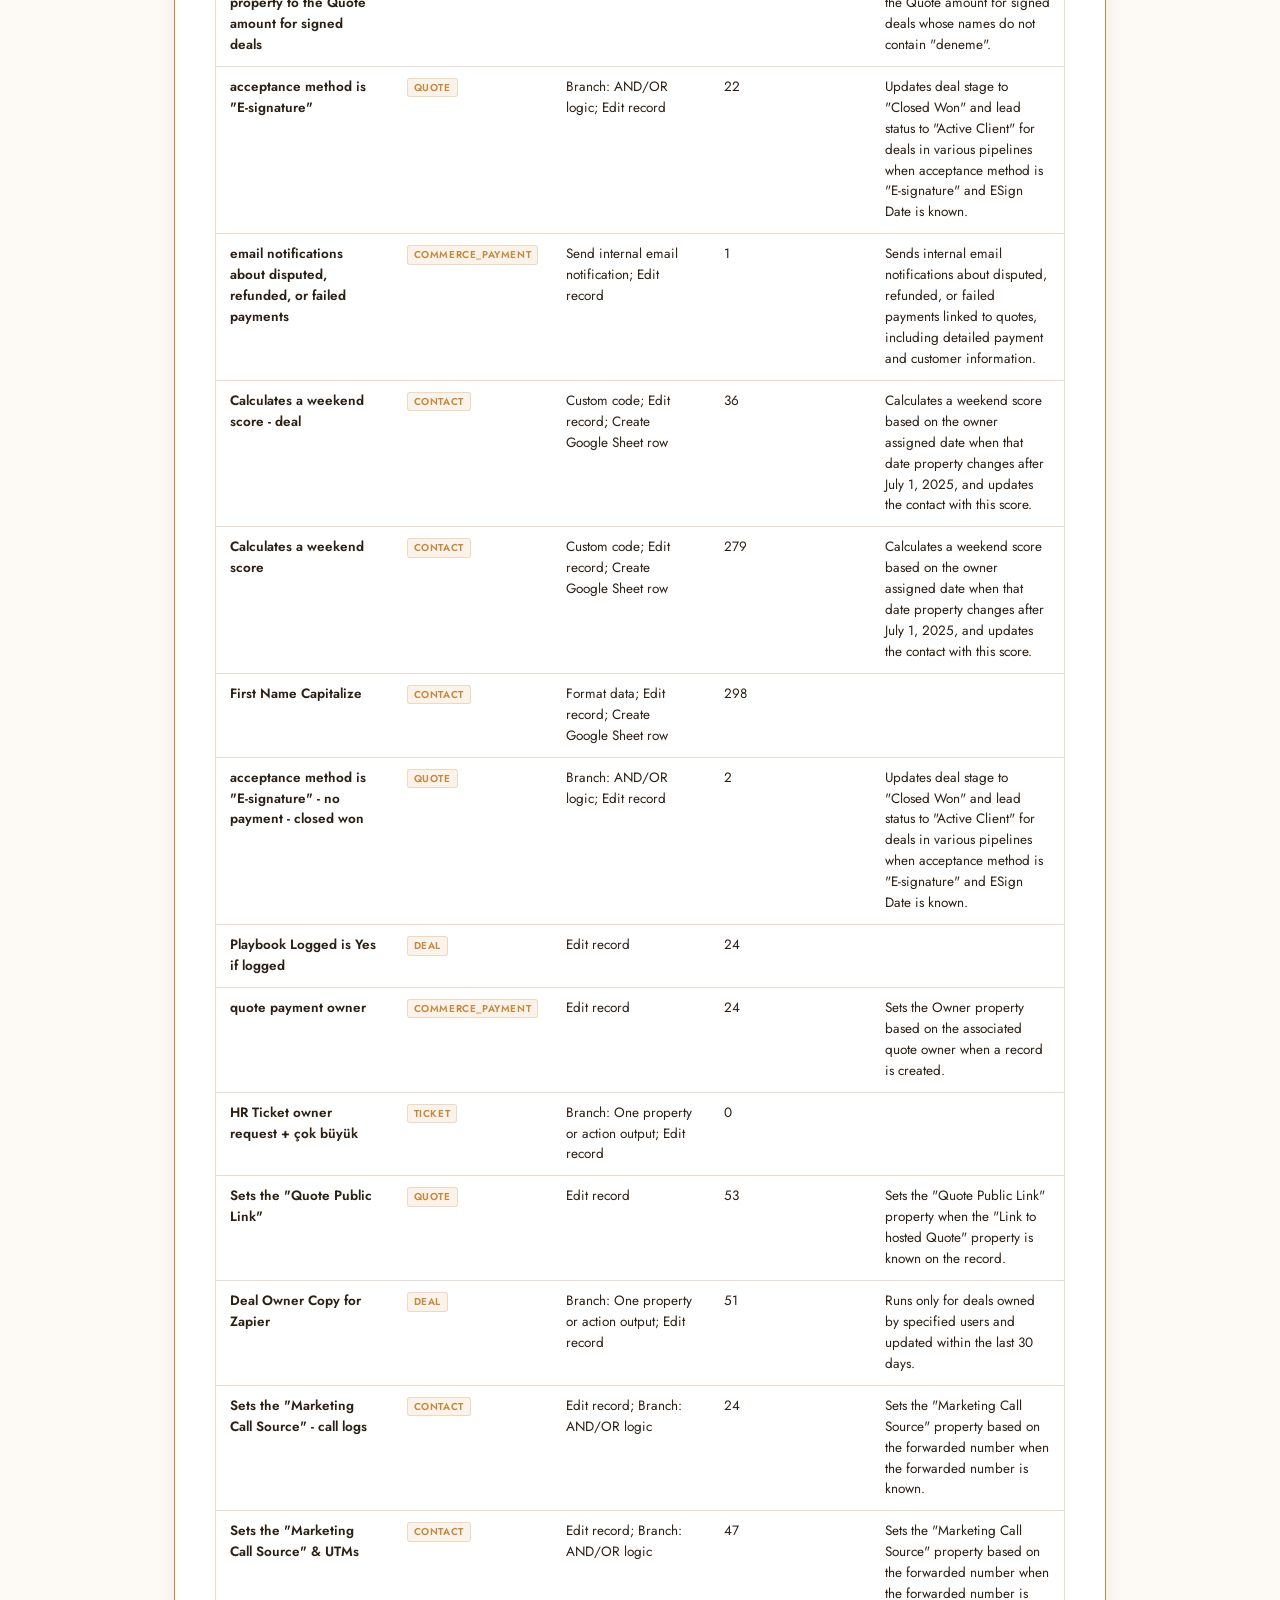
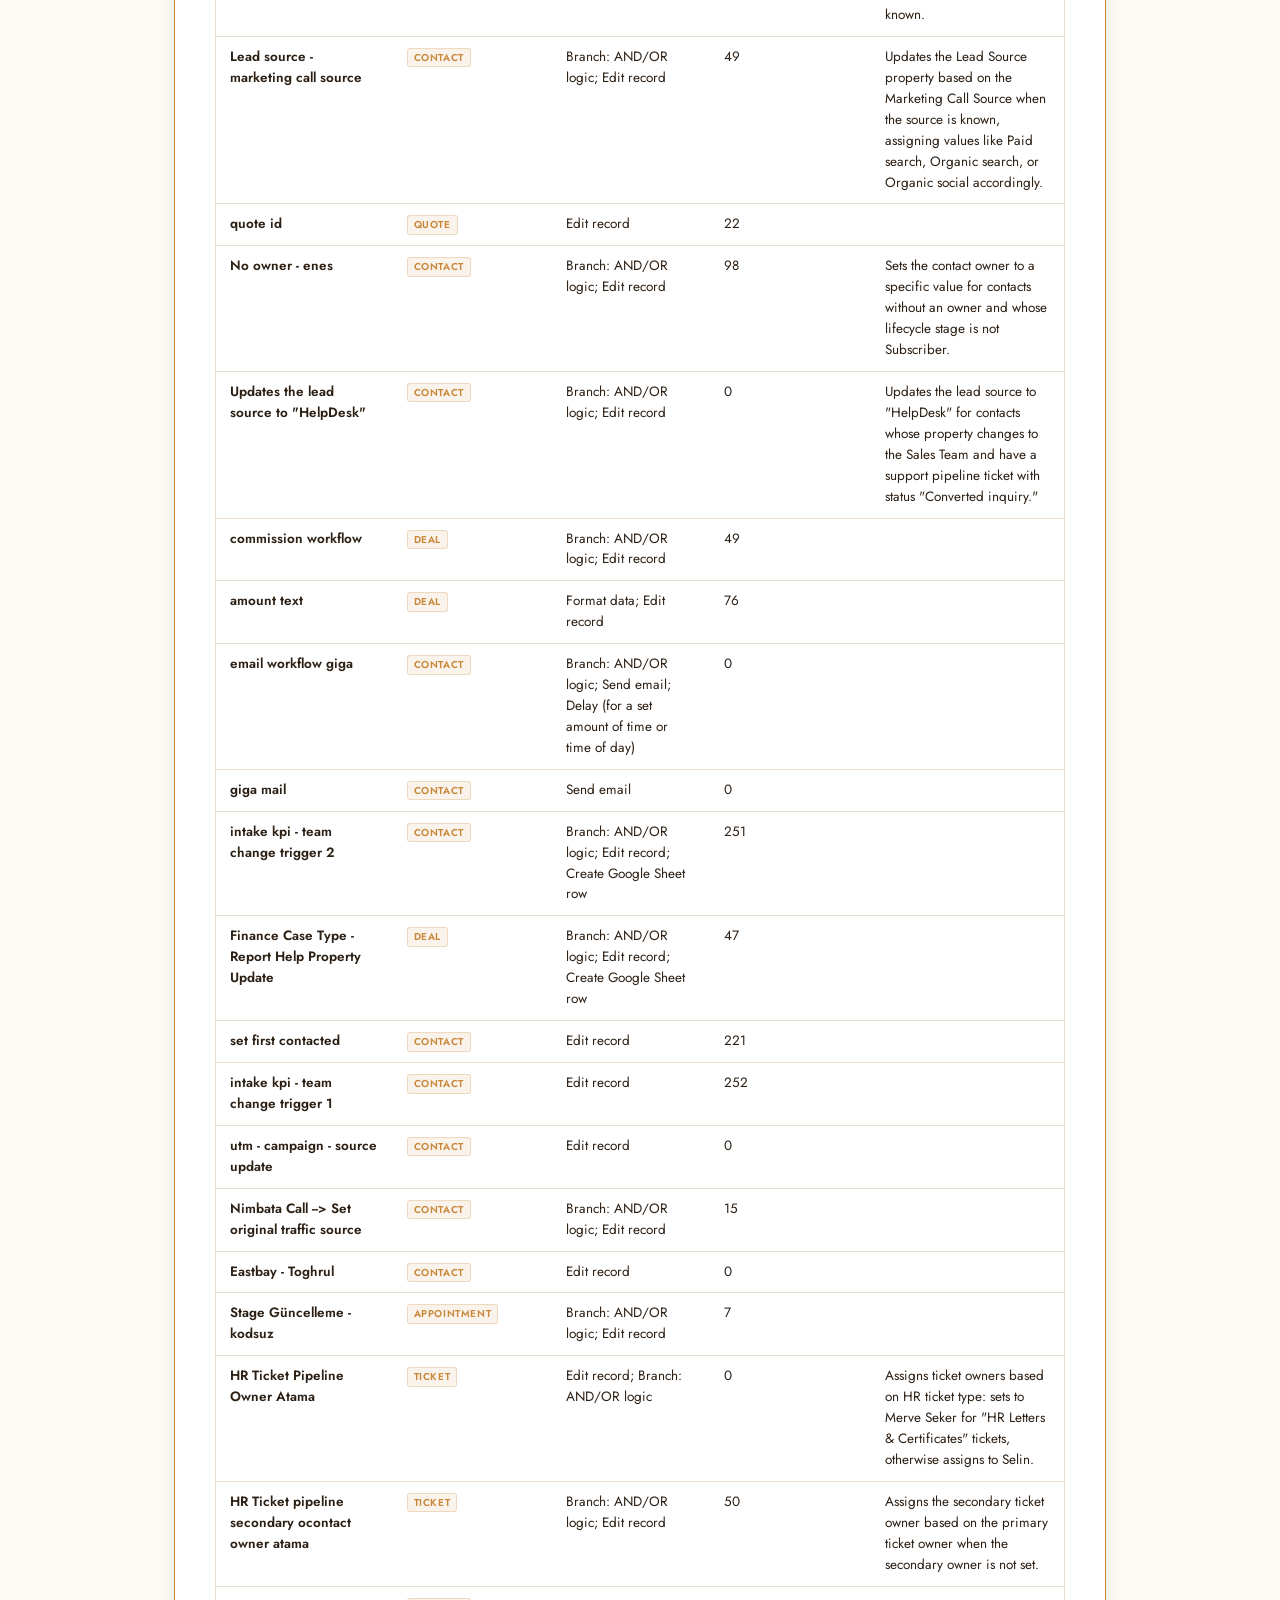
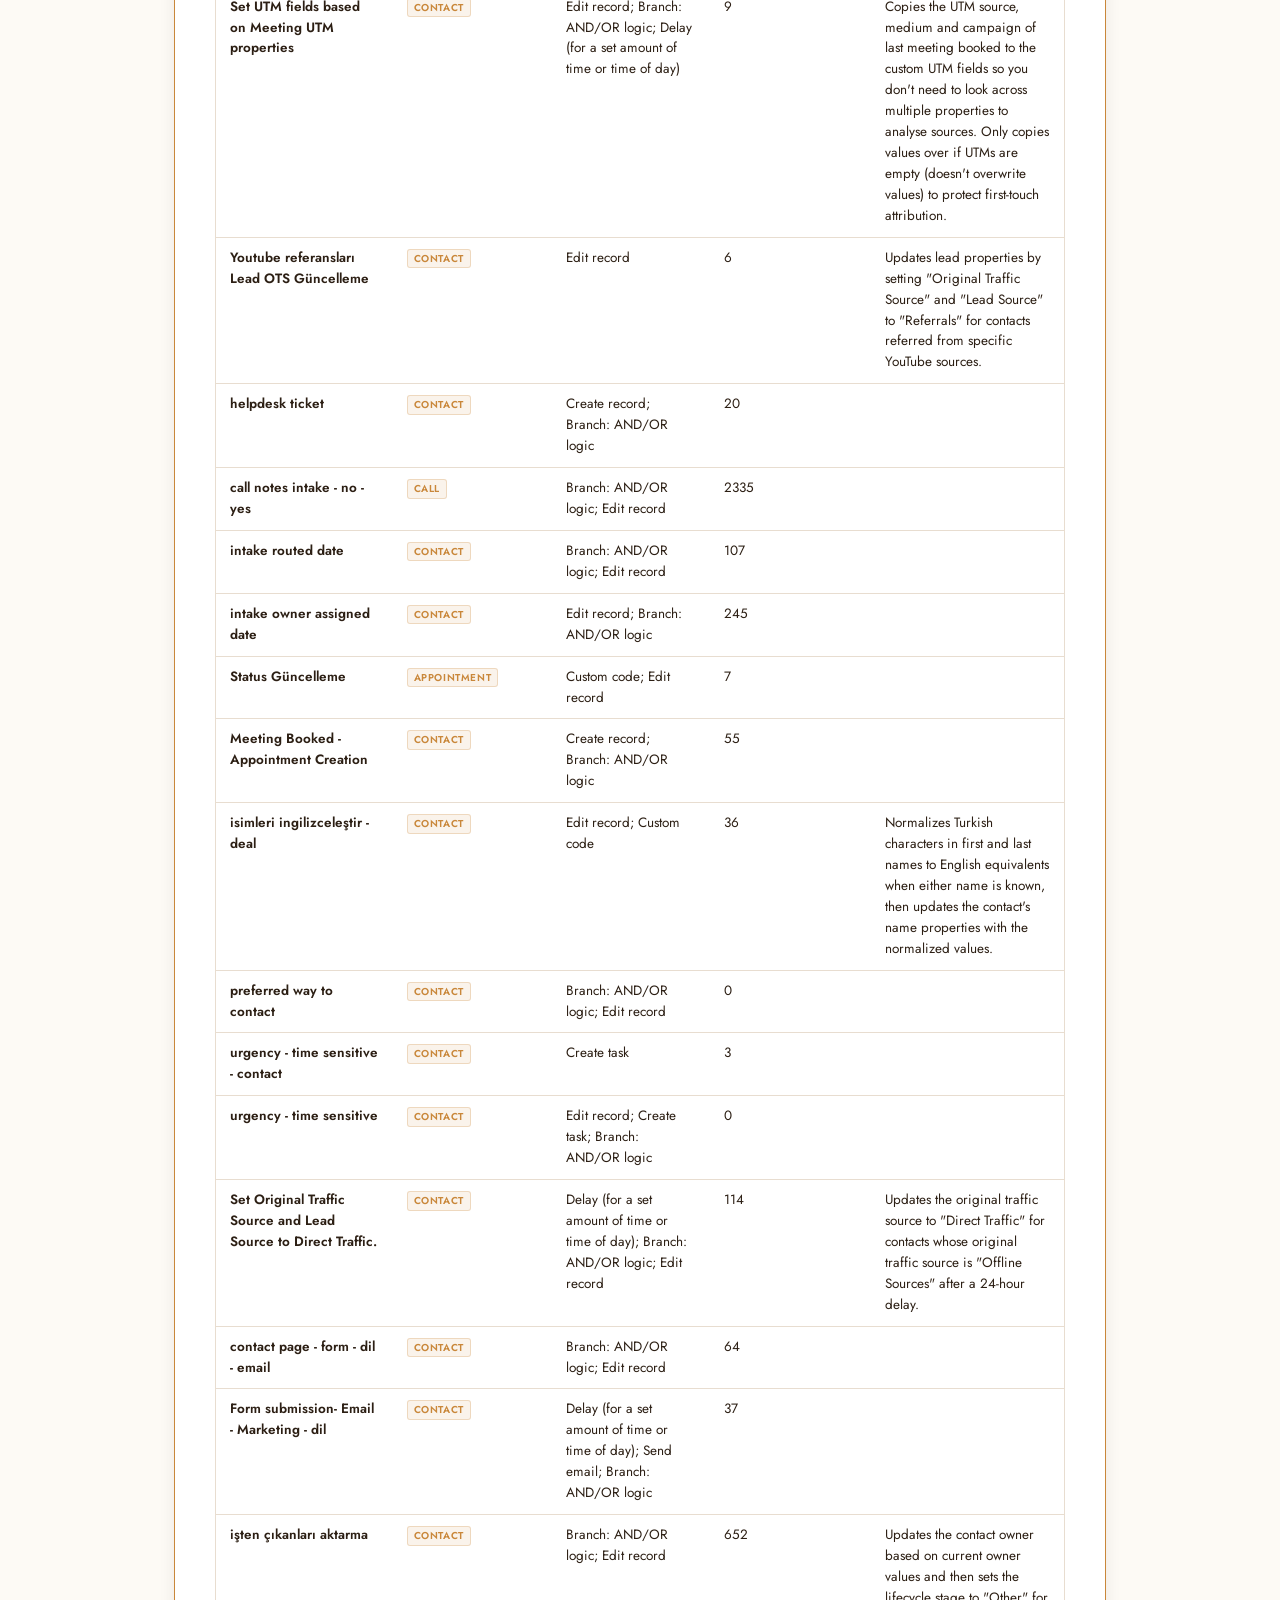
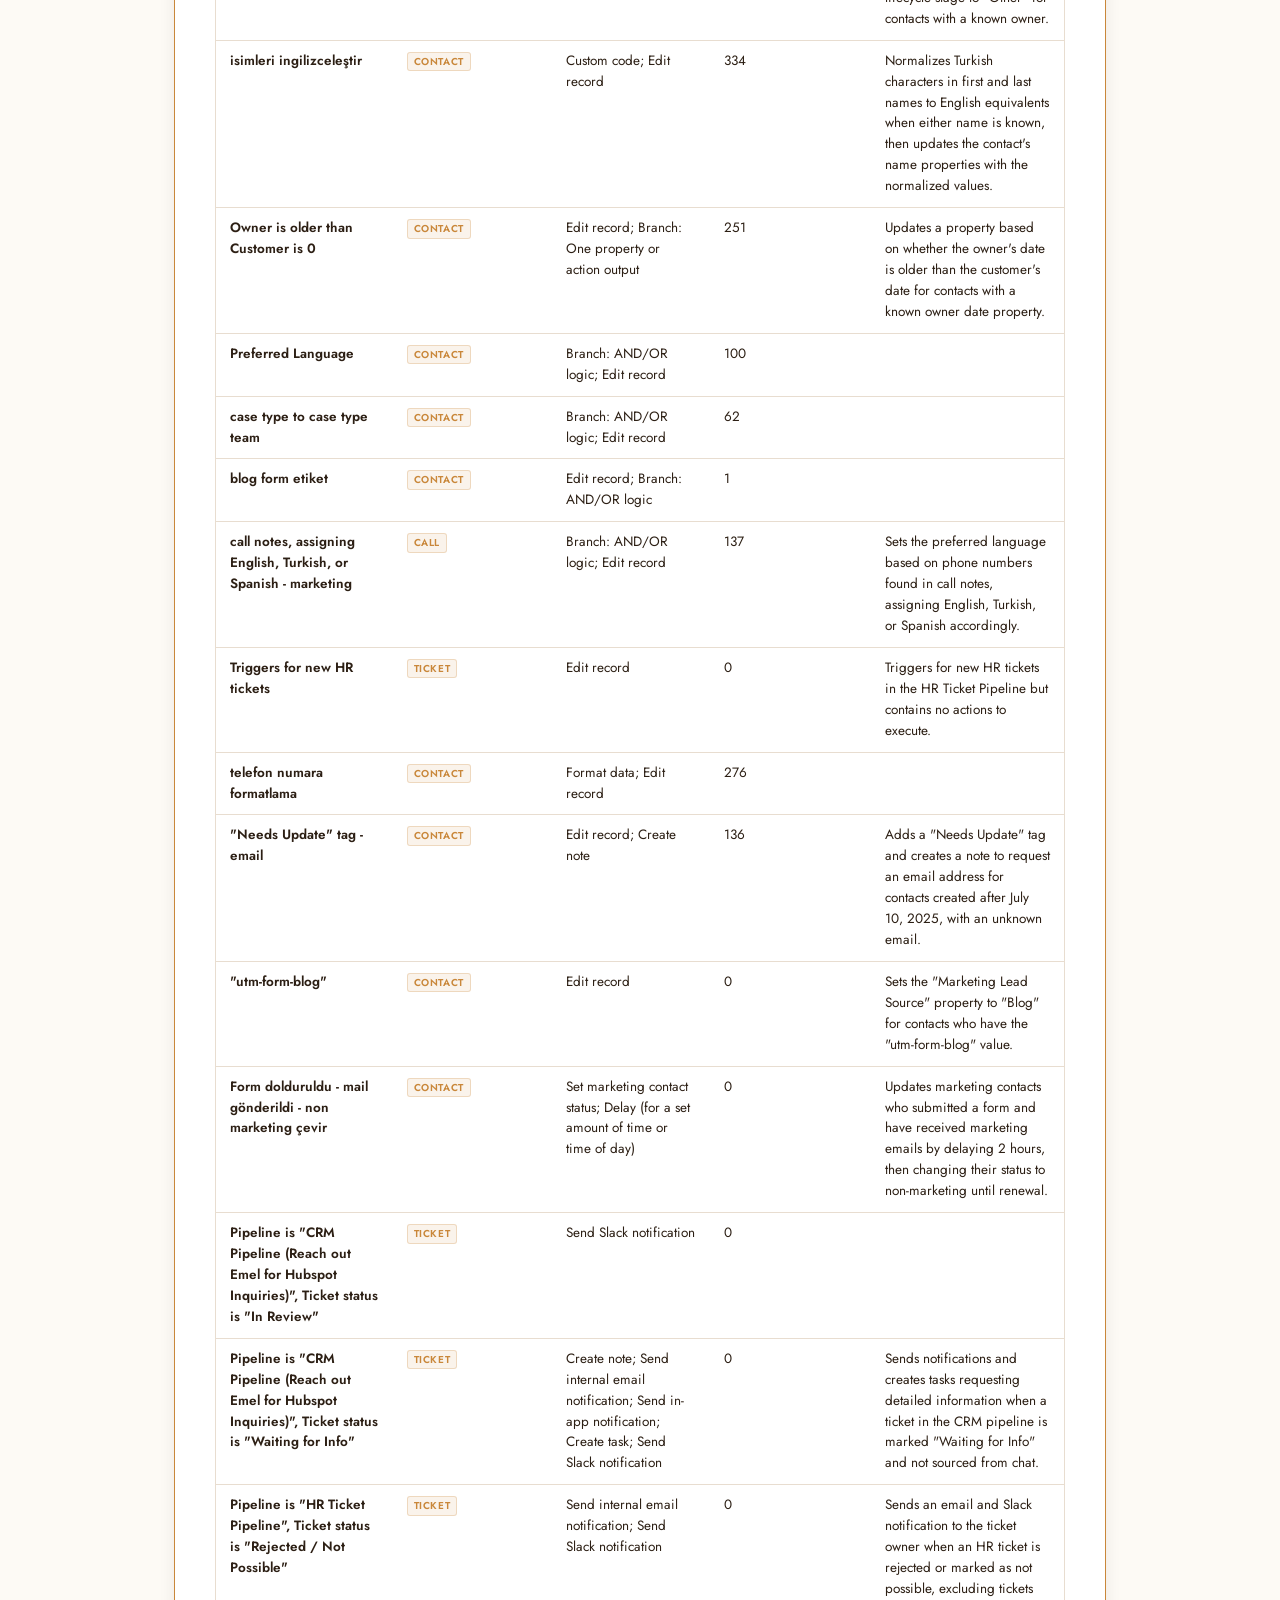
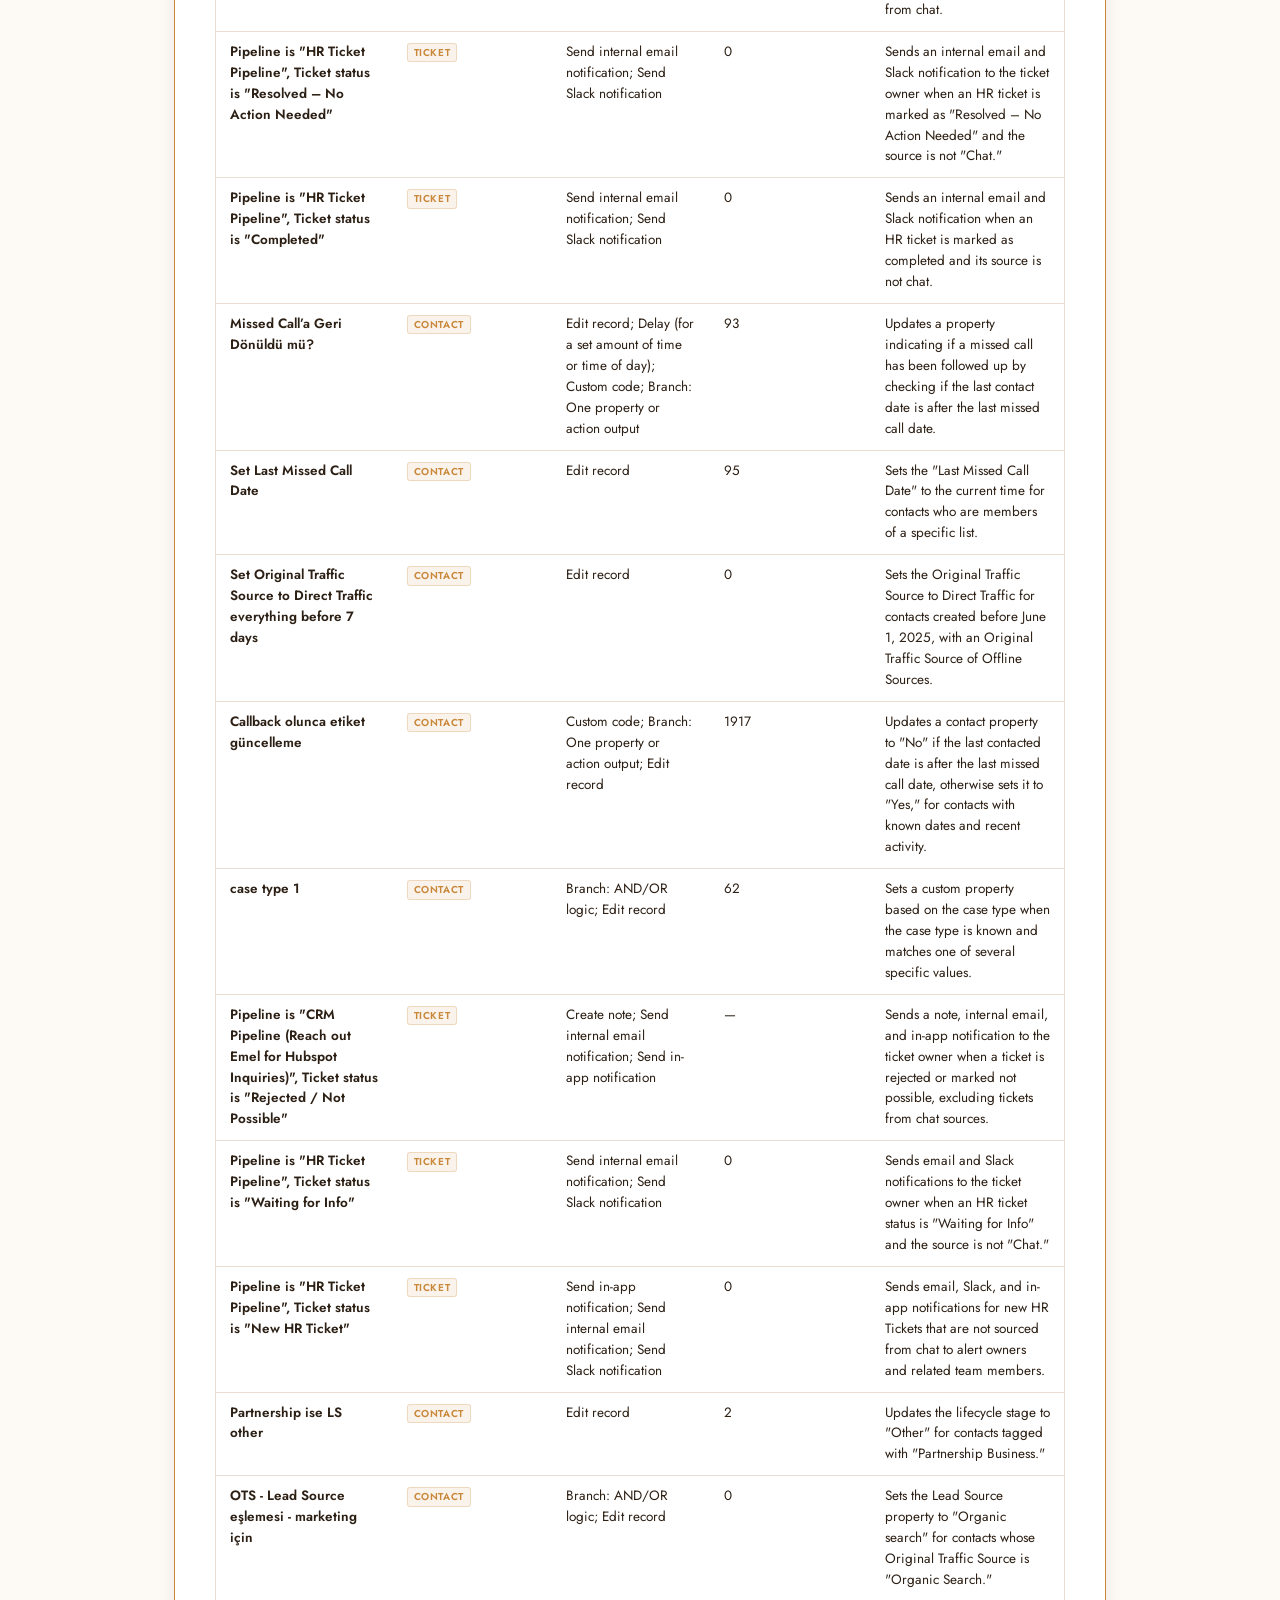
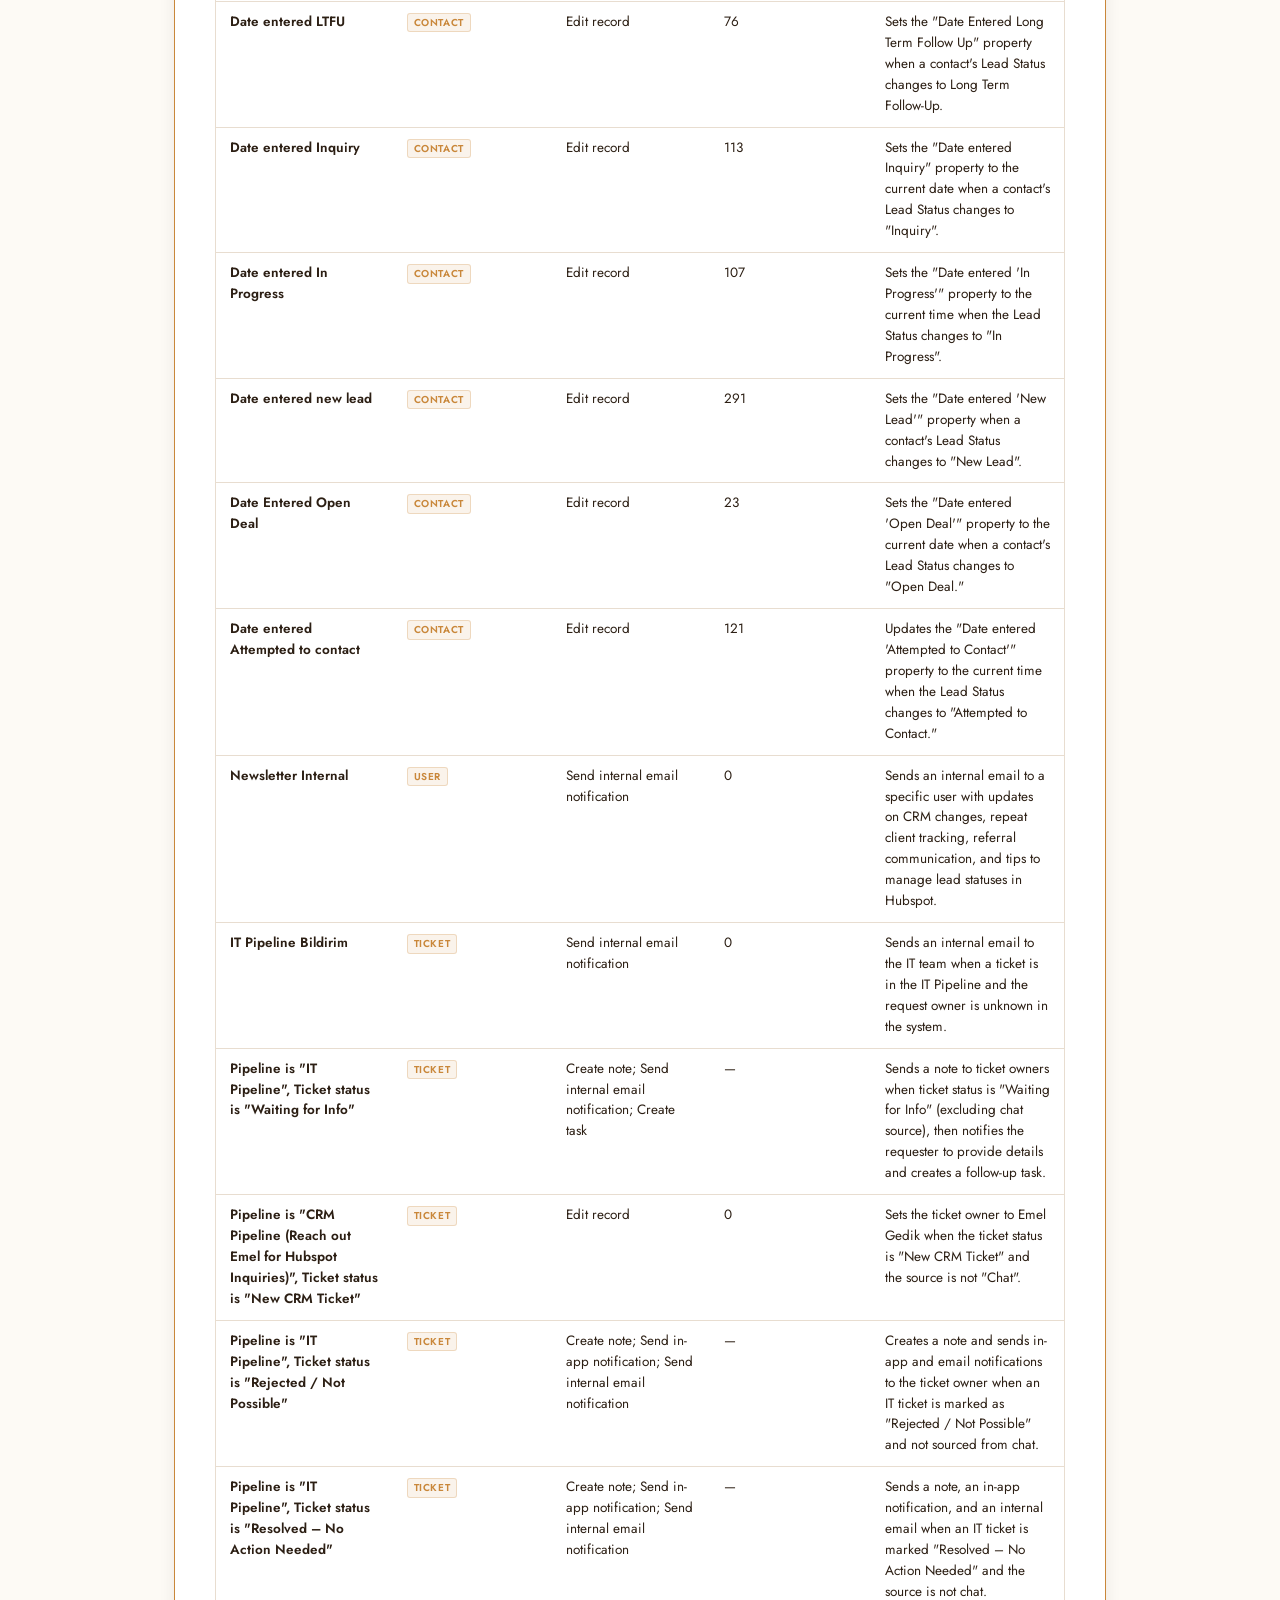
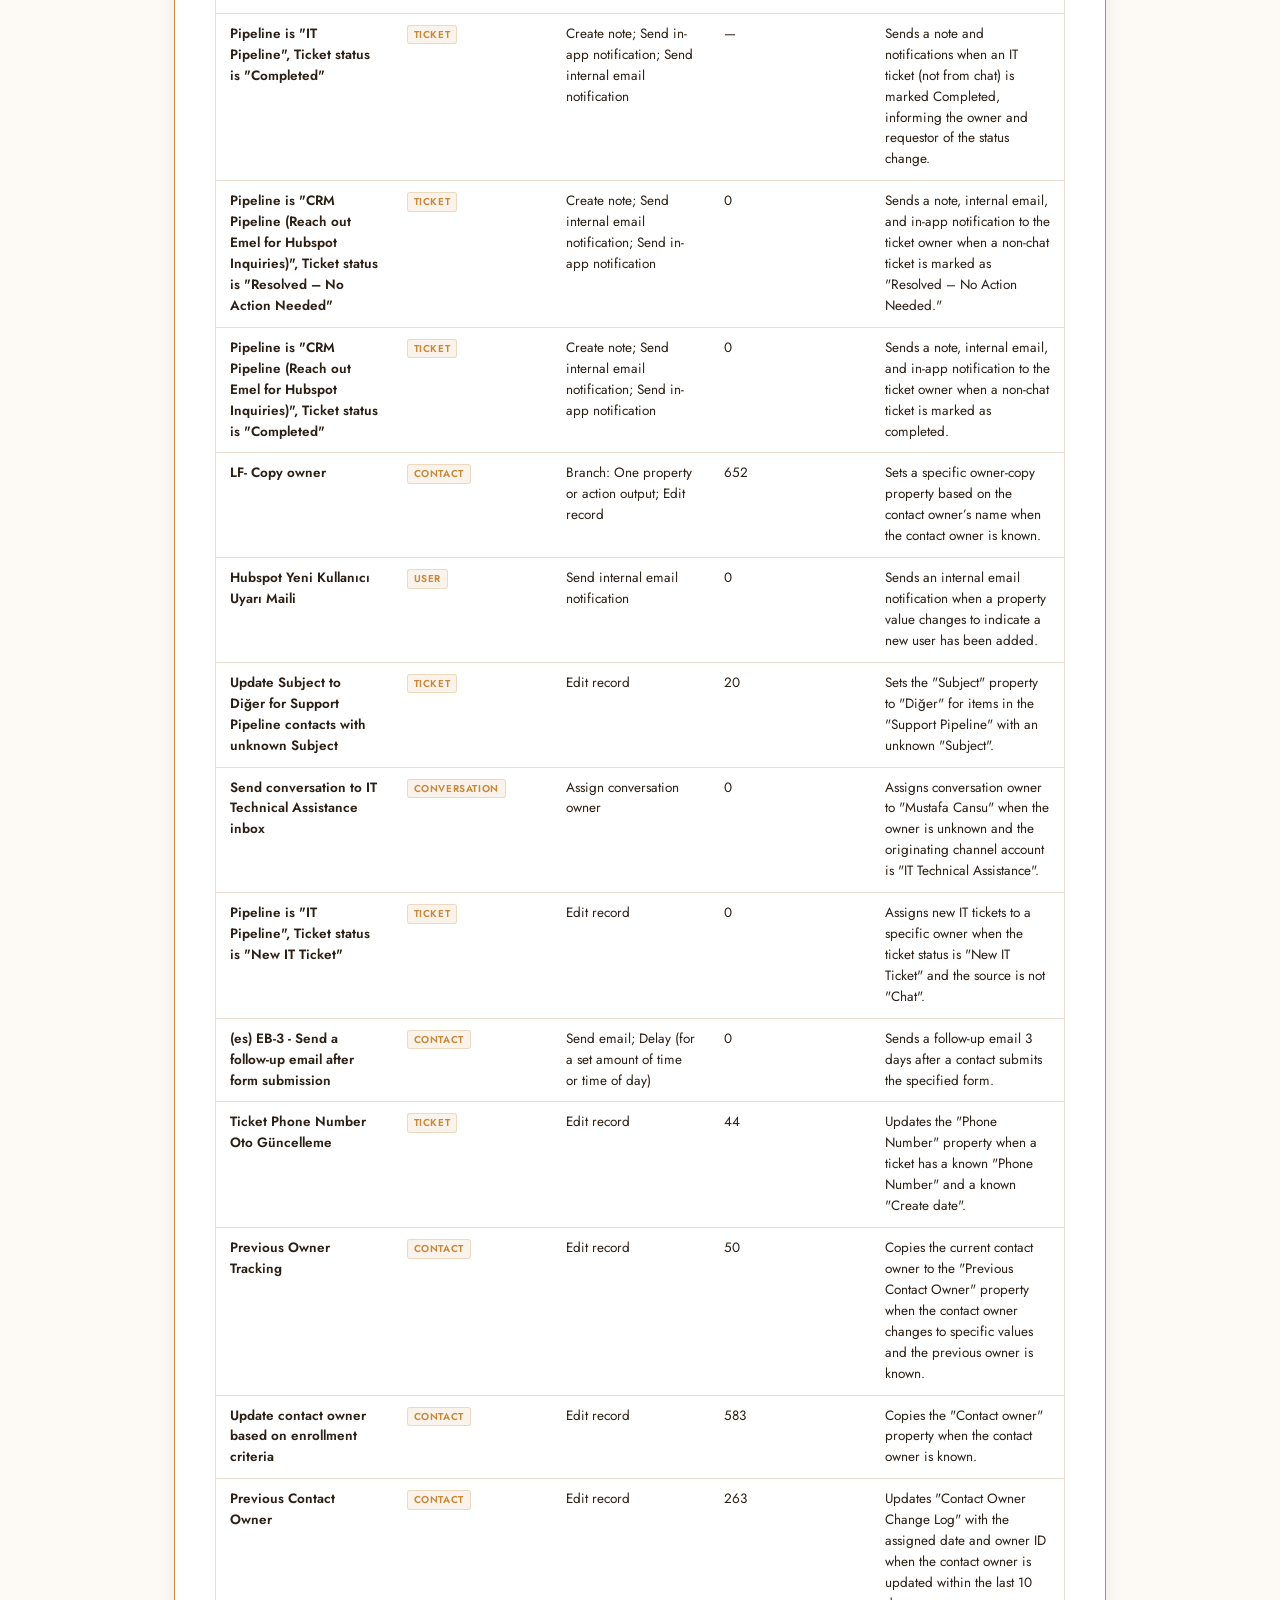
<file: hubspot_workflows.html>
<!DOCTYPE html>
<html lang="en">
<head>
<meta charset="UTF-8">
<meta name="viewport" content="width=device-width, initial-scale=1.0">
<title>HubSpot Active Automations — Master Reference | Oguz Law SOP Library</title>
<link rel="preconnect" href="https://fonts.googleapis.com">
<link href="https://fonts.googleapis.com/css2?family=Cormorant+Garamond:wght@400;500;600;700&family=Jost:wght@300;400;500;600&family=JetBrains+Mono:wght@400;500&display=swap" rel="stylesheet">
<link rel="stylesheet" href="assets/styles.css">
</head>
<body class="doc-page">
  <div class="hero">
    <div class="hero-inner">
      <a class="back-link" href="index.html">← Back to SOP Library</a>
      <div class="doc-badge">HubSpot</div>
      <h1 class="hero-title">HubSpot Active Automations — Master Reference</h1>
      <p class="hero-sub">Full list of active HubSpot workflows with their action types, object types, and 7-day enrollment counts.</p>
    </div>
  </div>
  <div class="page-wrap">
    <div class="doc-card expanded">
      <div class="doc-body"><h2>HubSpot Active Automations</h2>
<p>Full inventory of all HubSpot workflows, exported April 2026. 161 active / 139 inactive.</p>
<h3>Active Workflows (161)</h3>
<div class="table-wrap"><table><thead><tr><th>Workflow Name</th><th>Object</th><th>Action Types</th><th>7-Day Enrollments</th><th>Description</th></tr></thead><tbody>
<tr><td><strong>family cases rotation</strong></td><td><span class="badge-sm">CONTACT</span></td><td>Branch: AND/OR logic; Edit record; Rotate record to owner</td><td>37</td><td></td></tr>
<tr><td><strong>Case Type of Asylum or Adjustment of Status - joaquin</strong></td><td><span class="badge-sm">CONTACT</span></td><td>Edit record</td><td>18</td><td>Sets the contact owner to a specific user for contacts with Case Type of Asylum or Adjustment of Status and Preferred language as English.</td></tr>
<tr><td><strong>cta tagleme</strong></td><td><span class="badge-sm">CONTACT</span></td><td>Edit record; Branch: AND/OR logic</td><td>53</td><td></td></tr>
<tr><td><strong>Sales - deal - new task</strong></td><td><span class="badge-sm">DEAL</span></td><td>Delay (for a set amount of time or time of day); Branch: AND/OR logic; Create task</td><td>14</td><td></td></tr>
<tr><td><strong>Calendly owner atama</strong></td><td><span class="badge-sm">CONTACT</span></td><td>Branch: AND/OR logic; Edit record</td><td>3</td><td></td></tr>
<tr><td><strong>utm to lead source - form</strong></td><td><span class="badge-sm">CONTACT</span></td><td>Branch: AND/OR logic; Edit record</td><td>108</td><td></td></tr>
<tr><td><strong>quote signed deal and contact update</strong></td><td><span class="badge-sm">DEAL</span></td><td>Branch: AND/OR logic; Edit record</td><td>22</td><td></td></tr>
<tr><td><strong>Emails | Lead status = Attempted To Contact</strong></td><td><span class="badge-sm">CONTACT</span></td><td>Send email; Delay (for a set amount of time or time of day); Branch: AND/OR logic</td><td>69</td><td>Sends a series of follow-up emails in Turkish, Spanish, or default language to contacts with lead status "Open Deal," spaced by 4-day delays.</td></tr>
<tr><td><strong>senanın kayıtları</strong></td><td><span class="badge-sm">CONTACT</span></td><td>Branch: AND/OR logic; Edit record; Rotate record to owner</td><td>0</td><td></td></tr>
<tr><td><strong>Quote Sent=Lead Status</strong></td><td><span class="badge-sm">CONTACT</span></td><td>Edit record</td><td>17</td><td></td></tr>
<tr><td><strong>Unnamed workflow - 2025-12-05 18:35:49 GMT+0000</strong></td><td><span class="badge-sm">DEAL</span></td><td>Edit record</td><td>33</td><td></td></tr>
<tr><td><strong>acceptance method is "E-signature" - no payment - signed</strong></td><td><span class="badge-sm">QUOTE</span></td><td>Branch: AND/OR logic; Edit record</td><td>22</td><td>Updates deal stage to "Closed Won" and lead status to "Active Client" for deals in various pipelines when acceptance method is "E-signature" and ESign Date is known.</td></tr>
<tr><td><strong>Deal Collaborator - ismail hosen</strong></td><td><span class="badge-sm">DEAL</span></td><td>Edit record</td><td>2</td><td></td></tr>
<tr><td><strong>IAU referred</strong></td><td><span class="badge-sm">CONTACT</span></td><td>Edit record</td><td>8</td><td></td></tr>
<tr><td><strong>Creates a task to fill the Quote Playbook</strong></td><td><span class="badge-sm">DEAL</span></td><td>Create task; Delay (for a set amount of time or time of day); Branch: One property or action output; Send internal email notification; Edit record</td><td>0</td><td>Creates a task to fill the Quote Playbook when a property changes, then sends reminders and alerts if the task remains not started after daily delays.</td></tr>
<tr><td><strong>pdf linki</strong></td><td><span class="badge-sm">QUOTE</span></td><td>Edit record</td><td>22</td><td></td></tr>
<tr><td><strong>İsmail IAU Sağlama </strong></td><td><span class="badge-sm">CONTACT</span></td><td>Edit record</td><td>0</td><td></td></tr>
<tr><td><strong>Contact CEO ise secondary enes</strong></td><td><span class="badge-sm">CONTACT</span></td><td>Edit record</td><td>0</td><td></td></tr>
<tr><td><strong>If the survey answer is law, send email</strong></td><td><span class="badge-sm">CONTACT</span></td><td>Branch: AND/OR logic; Send internal email notification</td><td>—</td><td></td></tr>
<tr><td><strong>yeni lead - ulaşım olmamıi task gönderimi (cloned)</strong></td><td><span class="badge-sm">CONTACT</span></td><td>Create task; Delay (for a set amount of time or time of day)</td><td>9</td><td>Creates a high-priority task for the contact owner when a new lead is unworked and assigned over 7 days ago.</td></tr>
<tr><td><strong>Updates the lead source to "HelpDesk"  (cloned)</strong></td><td><span class="badge-sm">CONTACT</span></td><td>Branch: AND/OR logic; Edit record</td><td>0</td><td>Updates the lead source to "HelpDesk" for contacts whose property changes to the Sales Team and have a support pipeline ticket with status "Converted inquiry."</td></tr>
<tr><td><strong>not ekleme</strong></td><td><span class="badge-sm">CONTACT</span></td><td>Create note</td><td>12</td><td>Adds a pinned note with updates and activity summaries when the contact owner changes to specified individuals.</td></tr>
<tr><td><strong>Unnamed workflow - 2025-12-02 20:54:27 GMT+0000</strong></td><td><span class="badge-sm">CONTACT</span></td><td>Create note</td><td>8</td><td></td></tr>
<tr><td><strong>IAU Referral Güncelleme Sistemi</strong></td><td><span class="badge-sm">CONTACT</span></td><td>Edit record</td><td>8</td><td>Updates contact properties to add referral information when the contact or secondary contact owner is the CEO.</td></tr>
<tr><td><strong>Send overdue task notifications to assigned owners</strong></td><td><span class="badge-sm">TASK</span></td><td>Send in-app notification; Send internal email notification; Send Slack notification</td><td>186</td><td>Sends notifications via email, app, and Slack to task owners when their tasks are overdue and due after December 1, 2024.</td></tr>
<tr><td><strong>Sends a series of follow-up call tasks over several days to deals</strong></td><td><span class="badge-sm">DEAL</span></td><td>Delay (for a set amount of time or time of day); Create task; Branch: AND/OR logic; Edit record; Create note; Create Google Sheet row</td><td>0</td><td>Sends a series of follow-up call tasks over several days to deals in the "Attempted to Communicate" stage and updates the deal stage to "No Answer" if unanswered.</td></tr>
<tr><td><strong>email association</strong></td><td><span class="badge-sm">DEAL</span></td><td>Edit record</td><td>—</td><td></td></tr>
<tr><td><strong>Secondary Owner Ayarı</strong></td><td><span class="badge-sm">CONTACT</span></td><td>Send internal email notification; Send in-app notification</td><td>94</td><td></td></tr>
<tr><td><strong>"Contract Sent" stage for 2 days - no contact</strong></td><td><span class="badge-sm">DEAL</span></td><td>Create task</td><td>8</td><td>Creates a high-priority follow-up task if a deal in the "Contract Sent" stage has had no contact for 2 days, prompting outreach or status update.</td></tr>
<tr><td><strong>Asylum geçici atama</strong></td><td><span class="badge-sm">CONTACT</span></td><td>Rotate record to owner</td><td>0</td><td></td></tr>
<tr><td><strong>manuel bir şey</strong></td><td><span class="badge-sm">DEAL</span></td><td>Edit record</td><td>0</td><td></td></tr>
<tr><td><strong>CRM Control Check Yes</strong></td><td><span class="badge-sm">CONTACT</span></td><td>Create Google Sheet row; Delay (for a set amount of time or time of day); Edit record</td><td>837</td><td></td></tr>
<tr><td><strong>Mustafa++++ Call Aktivite Ataması</strong></td><td><span class="badge-sm">CALL</span></td><td>Branch: AND/OR logic; Edit record</td><td>1013</td><td>Assigns activities to specific individuals based on call notes when the activity is not already assigned.</td></tr>
<tr><td><strong>Asylum ++ Call Aktivite Araması</strong></td><td><span class="badge-sm">CALL</span></td><td>Branch: AND/OR logic; Edit record</td><td>1013</td><td>Assigns activities to specific individuals based on unknown "Activity assigned to" and specific names in "Call notes".</td></tr>
<tr><td><strong>Feyza++++ Call Aktivite Ataması</strong></td><td><span class="badge-sm">CALL</span></td><td>Edit record; Branch: AND/OR logic</td><td>1014</td><td>Assigns activities to specific individuals based on call notes when the activity is not already assigned.</td></tr>
<tr><td><strong>Furkan Dogan Call Aktivite</strong></td><td><span class="badge-sm">CALL</span></td><td>Branch: AND/OR logic; Edit record</td><td>1014</td><td>Assigns activities to specific individuals based on call notes when the activity is unassigned.</td></tr>
<tr><td><strong>satışçılar için rotation + zapier - case type (cloned)</strong></td><td><span class="badge-sm">CONTACT</span></td><td>Create record; Branch: AND/OR logic; Edit record; Create Google Sheet row</td><td>117</td><td></td></tr>
<tr><td><strong>cUSTOMER Manually</strong></td><td><span class="badge-sm">CONTACT</span></td><td>Edit record</td><td>28</td><td>Sets a contact property to "Yes" when the owner's date is older than the customer's date.</td></tr>
<tr><td><strong>unknown "Was Customer - manual"</strong></td><td><span class="badge-sm">CONTACT</span></td><td>Edit record</td><td>251</td><td>Updates contacts with an unknown "Was Customer - manual" property by setting it to "No" when this property is not set.</td></tr>
<tr><td><strong>Meeting owner atama</strong></td><td><span class="badge-sm">CONTACT</span></td><td>Branch: AND/OR logic; Edit record</td><td>39</td><td></td></tr>
<tr><td><strong>Sets the Deal Contact Name</strong></td><td><span class="badge-sm">DEAL</span></td><td>Edit record; Create Google Sheet row</td><td>56</td><td>Sets the Deal Contact Name property using the associated contact's first and last name when the Deal Name is known.</td></tr>
<tr><td><strong>if no playbook then playbook logged is no</strong></td><td><span class="badge-sm">DEAL</span></td><td>Edit record</td><td>47</td><td></td></tr>
<tr><td><strong>Sets the initial payment amount from the associated amount paid </strong></td><td><span class="badge-sm">COMMERCE_PAYMENT</span></td><td>Edit record</td><td>18</td><td>Sets the initial payment amount from the associated amount paid when a record is created with a known quote case type and status processing or succeeded.</td></tr>
<tr><td><strong>Sets the Amount property to the Quote amount for signed deals </strong></td><td><span class="badge-sm">QUOTE</span></td><td>Edit record</td><td>22</td><td>Sets the Amount property to the Quote amount for signed deals whose names do not contain "deneme".</td></tr>
<tr><td><strong>acceptance method is "E-signature"</strong></td><td><span class="badge-sm">QUOTE</span></td><td>Branch: AND/OR logic; Edit record</td><td>22</td><td>Updates deal stage to "Closed Won" and lead status to "Active Client" for deals in various pipelines when acceptance method is "E-signature" and ESign Date is known.</td></tr>
<tr><td><strong>email notifications about disputed, refunded, or failed payments </strong></td><td><span class="badge-sm">COMMERCE_PAYMENT</span></td><td>Send internal email notification; Edit record</td><td>1</td><td>Sends internal email notifications about disputed, refunded, or failed payments linked to quotes, including detailed payment and customer information.</td></tr>
<tr><td><strong>Calculates a weekend score - deal</strong></td><td><span class="badge-sm">CONTACT</span></td><td>Custom code; Edit record; Create Google Sheet row</td><td>36</td><td>Calculates a weekend score based on the owner assigned date when that date property changes after July 1, 2025, and updates the contact with this score.</td></tr>
<tr><td><strong>Calculates a weekend score</strong></td><td><span class="badge-sm">CONTACT</span></td><td>Custom code; Edit record; Create Google Sheet row</td><td>279</td><td>Calculates a weekend score based on the owner assigned date when that date property changes after July 1, 2025, and updates the contact with this score.</td></tr>
<tr><td><strong>First Name Capitalize</strong></td><td><span class="badge-sm">CONTACT</span></td><td>Format data; Edit record; Create Google Sheet row</td><td>298</td><td></td></tr>
<tr><td><strong>acceptance method is "E-signature" - no payment - closed won</strong></td><td><span class="badge-sm">QUOTE</span></td><td>Branch: AND/OR logic; Edit record</td><td>2</td><td>Updates deal stage to "Closed Won" and lead status to "Active Client" for deals in various pipelines when acceptance method is "E-signature" and ESign Date is known.</td></tr>
<tr><td><strong>Playbook Logged is Yes if logged</strong></td><td><span class="badge-sm">DEAL</span></td><td>Edit record</td><td>24</td><td></td></tr>
<tr><td><strong>quote payment owner</strong></td><td><span class="badge-sm">COMMERCE_PAYMENT</span></td><td>Edit record</td><td>24</td><td>Sets the Owner property based on the associated quote owner when a record is created.</td></tr>
<tr><td><strong>HR Ticket owner request + çok büyük</strong></td><td><span class="badge-sm">TICKET</span></td><td>Branch: One property or action output; Edit record</td><td>0</td><td></td></tr>
<tr><td><strong>Sets the "Quote Public Link"</strong></td><td><span class="badge-sm">QUOTE</span></td><td>Edit record</td><td>53</td><td>Sets the "Quote Public Link" property when the "Link to hosted Quote" property is known on the record.</td></tr>
<tr><td><strong>Deal Owner Copy for Zapier</strong></td><td><span class="badge-sm">DEAL</span></td><td>Branch: One property or action output; Edit record</td><td>51</td><td>Runs only for deals owned by specified users and updated within the last 30 days.</td></tr>
<tr><td><strong>Sets the "Marketing Call Source" - call logs</strong></td><td><span class="badge-sm">CONTACT</span></td><td>Edit record; Branch: AND/OR logic</td><td>24</td><td>Sets the "Marketing Call Source" property based on the forwarded number when the forwarded number is known.</td></tr>
<tr><td><strong>Sets the "Marketing Call Source" &amp; UTMs</strong></td><td><span class="badge-sm">CONTACT</span></td><td>Edit record; Branch: AND/OR logic</td><td>47</td><td>Sets the "Marketing Call Source" property based on the forwarded number when the forwarded number is known.</td></tr>
<tr><td><strong>Lead source - marketing call source</strong></td><td><span class="badge-sm">CONTACT</span></td><td>Branch: AND/OR logic; Edit record</td><td>49</td><td>Updates the Lead Source property based on the Marketing Call Source when the source is known, assigning values like Paid search, Organic search, or Organic social accordingly.</td></tr>
<tr><td><strong>quote id</strong></td><td><span class="badge-sm">QUOTE</span></td><td>Edit record</td><td>22</td><td></td></tr>
<tr><td><strong>No owner - enes</strong></td><td><span class="badge-sm">CONTACT</span></td><td>Branch: AND/OR logic; Edit record</td><td>98</td><td>Sets the contact owner to a specific value for contacts without an owner and whose lifecycle stage is not Subscriber.</td></tr>
<tr><td><strong>Updates the lead source to "HelpDesk" </strong></td><td><span class="badge-sm">CONTACT</span></td><td>Branch: AND/OR logic; Edit record</td><td>0</td><td>Updates the lead source to "HelpDesk" for contacts whose property changes to the Sales Team and have a support pipeline ticket with status "Converted inquiry."</td></tr>
<tr><td><strong>commission workflow</strong></td><td><span class="badge-sm">DEAL</span></td><td>Branch: AND/OR logic; Edit record</td><td>49</td><td></td></tr>
<tr><td><strong>amount text</strong></td><td><span class="badge-sm">DEAL</span></td><td>Format data; Edit record</td><td>76</td><td></td></tr>
<tr><td><strong>email workflow giga</strong></td><td><span class="badge-sm">CONTACT</span></td><td>Branch: AND/OR logic; Send email; Delay (for a set amount of time or time of day)</td><td>0</td><td></td></tr>
<tr><td><strong>giga mail</strong></td><td><span class="badge-sm">CONTACT</span></td><td>Send email</td><td>0</td><td></td></tr>
<tr><td><strong>intake kpi - team change trigger 2</strong></td><td><span class="badge-sm">CONTACT</span></td><td>Branch: AND/OR logic; Edit record; Create Google Sheet row</td><td>251</td><td></td></tr>
<tr><td><strong>Finance Case Type - Report Help Property Update</strong></td><td><span class="badge-sm">DEAL</span></td><td>Branch: AND/OR logic; Edit record; Create Google Sheet row</td><td>47</td><td></td></tr>
<tr><td><strong>set first contacted</strong></td><td><span class="badge-sm">CONTACT</span></td><td>Edit record</td><td>221</td><td></td></tr>
<tr><td><strong>intake kpi - team change trigger 1</strong></td><td><span class="badge-sm">CONTACT</span></td><td>Edit record</td><td>252</td><td></td></tr>
<tr><td><strong>utm - campaign - source update</strong></td><td><span class="badge-sm">CONTACT</span></td><td>Edit record</td><td>0</td><td></td></tr>
<tr><td><strong>Nimbata Call --&gt; Set original traffic source</strong></td><td><span class="badge-sm">CONTACT</span></td><td>Branch: AND/OR logic; Edit record</td><td>15</td><td></td></tr>
<tr><td><strong>Eastbay - Toghrul</strong></td><td><span class="badge-sm">CONTACT</span></td><td>Edit record</td><td>0</td><td></td></tr>
<tr><td><strong>Stage Güncelleme - kodsuz</strong></td><td><span class="badge-sm">APPOINTMENT</span></td><td>Branch: AND/OR logic; Edit record</td><td>7</td><td></td></tr>
<tr><td><strong>HR Ticket Pipeline Owner Atama</strong></td><td><span class="badge-sm">TICKET</span></td><td>Edit record; Branch: AND/OR logic</td><td>0</td><td>Assigns ticket owners based on HR ticket type: sets to Merve Seker for "HR Letters &amp; Certificates" tickets, otherwise assigns to Selin.</td></tr>
<tr><td><strong>HR Ticket pipeline secondary ocontact owner atama</strong></td><td><span class="badge-sm">TICKET</span></td><td>Branch: AND/OR logic; Edit record</td><td>50</td><td>Assigns the secondary ticket owner based on the primary ticket owner when the secondary owner is not set.</td></tr>
<tr><td><strong>Set UTM fields based on Meeting UTM properties </strong></td><td><span class="badge-sm">CONTACT</span></td><td>Edit record; Branch: AND/OR logic; Delay (for a set amount of time or time of day)</td><td>9</td><td>Copies the UTM source, medium and campaign of last meeting booked to the custom UTM fields so you don't need to look across multiple properties to analyse sources.

Only copies values over if UTMs are empty (doesn't overwrite values) to protect first-touch attribution.</td></tr>
<tr><td><strong>Youtube referansları Lead OTS Güncelleme</strong></td><td><span class="badge-sm">CONTACT</span></td><td>Edit record</td><td>6</td><td>Updates lead properties by setting "Original Traffic Source" and "Lead Source" to "Referrals" for contacts referred from specific YouTube sources.</td></tr>
<tr><td><strong>helpdesk ticket</strong></td><td><span class="badge-sm">CONTACT</span></td><td>Create record; Branch: AND/OR logic</td><td>20</td><td></td></tr>
<tr><td><strong>call notes intake - no - yes</strong></td><td><span class="badge-sm">CALL</span></td><td>Branch: AND/OR logic; Edit record</td><td>2335</td><td></td></tr>
<tr><td><strong>intake routed date</strong></td><td><span class="badge-sm">CONTACT</span></td><td>Branch: AND/OR logic; Edit record</td><td>107</td><td></td></tr>
<tr><td><strong>intake owner assigned date</strong></td><td><span class="badge-sm">CONTACT</span></td><td>Edit record; Branch: AND/OR logic</td><td>245</td><td></td></tr>
<tr><td><strong>Status Güncelleme</strong></td><td><span class="badge-sm">APPOINTMENT</span></td><td>Custom code; Edit record</td><td>7</td><td></td></tr>
<tr><td><strong>Meeting Booked - Appointment Creation</strong></td><td><span class="badge-sm">CONTACT</span></td><td>Create record; Branch: AND/OR logic</td><td>55</td><td></td></tr>
<tr><td><strong>isimleri ingilizceleştir - deal</strong></td><td><span class="badge-sm">CONTACT</span></td><td>Edit record; Custom code</td><td>36</td><td>Normalizes Turkish characters in first and last names to English equivalents when either name is known, then updates the contact's name properties with the normalized values.</td></tr>
<tr><td><strong>preferred way to contact</strong></td><td><span class="badge-sm">CONTACT</span></td><td>Branch: AND/OR logic; Edit record</td><td>0</td><td></td></tr>
<tr><td><strong>urgency - time sensitive - contact</strong></td><td><span class="badge-sm">CONTACT</span></td><td>Create task</td><td>3</td><td></td></tr>
<tr><td><strong>urgency - time sensitive</strong></td><td><span class="badge-sm">CONTACT</span></td><td>Edit record; Create task; Branch: AND/OR logic</td><td>0</td><td></td></tr>
<tr><td><strong>Set Original Traffic Source and Lead Source to Direct Traffic.</strong></td><td><span class="badge-sm">CONTACT</span></td><td>Delay (for a set amount of time or time of day); Branch: AND/OR logic; Edit record</td><td>114</td><td>Updates the original traffic source to "Direct Traffic" for contacts whose original traffic source is "Offline Sources" after a 24-hour delay.</td></tr>
<tr><td><strong>contact page - form - dil - email</strong></td><td><span class="badge-sm">CONTACT</span></td><td>Branch: AND/OR logic; Edit record</td><td>64</td><td></td></tr>
<tr><td><strong>Form submission- Email - Marketing - dil</strong></td><td><span class="badge-sm">CONTACT</span></td><td>Delay (for a set amount of time or time of day); Send email; Branch: AND/OR logic</td><td>37</td><td></td></tr>
<tr><td><strong>işten çıkanları aktarma</strong></td><td><span class="badge-sm">CONTACT</span></td><td>Branch: AND/OR logic; Edit record</td><td>652</td><td>Updates the contact owner based on current owner values and then sets the lifecycle stage to "Other" for contacts with a known owner.</td></tr>
<tr><td><strong>isimleri ingilizceleştir</strong></td><td><span class="badge-sm">CONTACT</span></td><td>Custom code; Edit record</td><td>334</td><td>Normalizes Turkish characters in first and last names to English equivalents when either name is known, then updates the contact's name properties with the normalized values.</td></tr>
<tr><td><strong>Owner is older than Customer is 0</strong></td><td><span class="badge-sm">CONTACT</span></td><td>Edit record; Branch: One property or action output</td><td>251</td><td>Updates a property based on whether the owner's date is older than the customer's date for contacts with a known owner date property.</td></tr>
<tr><td><strong>Preferred Language</strong></td><td><span class="badge-sm">CONTACT</span></td><td>Branch: AND/OR logic; Edit record</td><td>100</td><td></td></tr>
<tr><td><strong>case type to case type team</strong></td><td><span class="badge-sm">CONTACT</span></td><td>Branch: AND/OR logic; Edit record</td><td>62</td><td></td></tr>
<tr><td><strong>blog form etiket</strong></td><td><span class="badge-sm">CONTACT</span></td><td>Edit record; Branch: AND/OR logic</td><td>1</td><td></td></tr>
<tr><td><strong>call notes, assigning English, Turkish, or Spanish - marketing</strong></td><td><span class="badge-sm">CALL</span></td><td>Branch: AND/OR logic; Edit record</td><td>137</td><td>Sets the preferred language based on phone numbers found in call notes, assigning English, Turkish, or Spanish accordingly.</td></tr>
<tr><td><strong>Triggers for new HR tickets</strong></td><td><span class="badge-sm">TICKET</span></td><td>Edit record</td><td>0</td><td>Triggers for new HR tickets in the HR Ticket Pipeline but contains no actions to execute.</td></tr>
<tr><td><strong>telefon numara formatlama</strong></td><td><span class="badge-sm">CONTACT</span></td><td>Format data; Edit record</td><td>276</td><td></td></tr>
<tr><td><strong> "Needs Update" tag - email</strong></td><td><span class="badge-sm">CONTACT</span></td><td>Edit record; Create note</td><td>136</td><td>Adds a "Needs Update" tag and creates a note to request an email address for contacts created after July 10, 2025, with an unknown email.</td></tr>
<tr><td><strong>"utm-form-blog" </strong></td><td><span class="badge-sm">CONTACT</span></td><td>Edit record</td><td>0</td><td>Sets the "Marketing Lead Source" property to "Blog" for contacts who have the "utm-form-blog" value.</td></tr>
<tr><td><strong>Form dolduruldu - mail gönderildi - non marketing çevir</strong></td><td><span class="badge-sm">CONTACT</span></td><td>Set marketing contact status; Delay (for a set amount of time or time of day)</td><td>0</td><td>Updates marketing contacts who submitted a form and have received marketing emails by delaying 2 hours, then changing their status to non-marketing until renewal.</td></tr>
<tr><td><strong>Pipeline is "CRM Pipeline (Reach out Emel for Hubspot Inquiries)", Ticket status is "In Review"</strong></td><td><span class="badge-sm">TICKET</span></td><td>Send Slack notification</td><td>0</td><td></td></tr>
<tr><td><strong>Pipeline is "CRM Pipeline (Reach out Emel for Hubspot Inquiries)", Ticket status is "Waiting for Info"</strong></td><td><span class="badge-sm">TICKET</span></td><td>Create note; Send internal email notification; Send in-app notification; Create task; Send Slack notification</td><td>0</td><td>Sends notifications and creates tasks requesting detailed information when a ticket in the CRM pipeline is marked "Waiting for Info" and not sourced from chat.</td></tr>
<tr><td><strong>Pipeline is "HR Ticket Pipeline", Ticket status is "Rejected / Not Possible"</strong></td><td><span class="badge-sm">TICKET</span></td><td>Send internal email notification; Send Slack notification</td><td>0</td><td>Sends an email and Slack notification to the ticket owner when an HR ticket is rejected or marked as not possible, excluding tickets from chat.</td></tr>
<tr><td><strong>Pipeline is "HR Ticket Pipeline", Ticket status is "Resolved – No Action Needed"</strong></td><td><span class="badge-sm">TICKET</span></td><td>Send internal email notification; Send Slack notification</td><td>0</td><td>Sends an internal email and Slack notification to the ticket owner when an HR ticket is marked as "Resolved – No Action Needed" and the source is not "Chat."</td></tr>
<tr><td><strong>Pipeline is "HR Ticket Pipeline", Ticket status is "Completed"</strong></td><td><span class="badge-sm">TICKET</span></td><td>Send internal email notification; Send Slack notification</td><td>0</td><td>Sends an internal email and Slack notification when an HR ticket is marked as completed and its source is not chat.</td></tr>
<tr><td><strong>Missed Call’a Geri Dönüldü mü?</strong></td><td><span class="badge-sm">CONTACT</span></td><td>Edit record; Delay (for a set amount of time or time of day); Custom code; Branch: One property or action output</td><td>93</td><td>Updates a property indicating if a missed call has been followed up by checking if the last contact date is after the last missed call date.</td></tr>
<tr><td><strong>Set Last Missed Call Date</strong></td><td><span class="badge-sm">CONTACT</span></td><td>Edit record</td><td>95</td><td>Sets the "Last Missed Call Date" to the current time for contacts who are members of a specific list.</td></tr>
<tr><td><strong>Set Original Traffic Source to Direct Traffic everything before 7 days</strong></td><td><span class="badge-sm">CONTACT</span></td><td>Edit record</td><td>0</td><td>Sets the Original Traffic Source to Direct Traffic for contacts created before June 1, 2025, with an Original Traffic Source of Offline Sources.</td></tr>
<tr><td><strong>Callback olunca etiket güncelleme</strong></td><td><span class="badge-sm">CONTACT</span></td><td>Custom code; Branch: One property or action output; Edit record</td><td>1917</td><td>Updates a contact property to "No" if the last contacted date is after the last missed call date, otherwise sets it to "Yes," for contacts with known dates and recent activity.</td></tr>
<tr><td><strong>case type 1</strong></td><td><span class="badge-sm">CONTACT</span></td><td>Branch: AND/OR logic; Edit record</td><td>62</td><td>Sets a custom property based on the case type when the case type is known and matches one of several specific values.</td></tr>
<tr><td><strong>Pipeline is "CRM Pipeline (Reach out Emel for Hubspot Inquiries)", Ticket status is "Rejected / Not Possible"</strong></td><td><span class="badge-sm">TICKET</span></td><td>Create note; Send internal email notification; Send in-app notification</td><td>—</td><td>Sends a note, internal email, and in-app notification to the ticket owner when a ticket is rejected or marked not possible, excluding tickets from chat sources.</td></tr>
<tr><td><strong>Pipeline is "HR Ticket Pipeline", Ticket status is "Waiting for Info"</strong></td><td><span class="badge-sm">TICKET</span></td><td>Send internal email notification; Send Slack notification</td><td>0</td><td>Sends email and Slack notifications to the ticket owner when an HR ticket status is "Waiting for Info" and the source is not "Chat."</td></tr>
<tr><td><strong>Pipeline is "HR Ticket Pipeline", Ticket status is "New HR Ticket"</strong></td><td><span class="badge-sm">TICKET</span></td><td>Send in-app notification; Send internal email notification; Send Slack notification</td><td>0</td><td>Sends email, Slack, and in-app notifications for new HR Tickets that are not sourced from chat to alert owners and related team members.</td></tr>
<tr><td><strong>Partnership ise LS other</strong></td><td><span class="badge-sm">CONTACT</span></td><td>Edit record</td><td>2</td><td>Updates the lifecycle stage to "Other" for contacts tagged with "Partnership Business."</td></tr>
<tr><td><strong>OTS - Lead Source eşlemesi - marketing  için</strong></td><td><span class="badge-sm">CONTACT</span></td><td>Branch: AND/OR logic; Edit record</td><td>0</td><td>Sets the Lead Source property to "Organic search" for contacts whose Original Traffic Source is "Organic Search."</td></tr>
<tr><td><strong>Date entered LTFU</strong></td><td><span class="badge-sm">CONTACT</span></td><td>Edit record</td><td>76</td><td>Sets the "Date Entered Long Term Follow Up" property when a contact's Lead Status changes to Long Term Follow-Up.</td></tr>
<tr><td><strong>Date entered Inquiry</strong></td><td><span class="badge-sm">CONTACT</span></td><td>Edit record</td><td>113</td><td>Sets the "Date entered Inquiry" property to the current date when a contact's Lead Status changes to "Inquiry".</td></tr>
<tr><td><strong>Date entered In Progress</strong></td><td><span class="badge-sm">CONTACT</span></td><td>Edit record</td><td>107</td><td>Sets the "Date entered 'In Progress'" property to the current time when the Lead Status changes to "In Progress".</td></tr>
<tr><td><strong>Date entered new lead</strong></td><td><span class="badge-sm">CONTACT</span></td><td>Edit record</td><td>291</td><td>Sets the "Date entered 'New Lead'" property when a contact's Lead Status changes to "New Lead".</td></tr>
<tr><td><strong>Date Entered Open Deal</strong></td><td><span class="badge-sm">CONTACT</span></td><td>Edit record</td><td>23</td><td>Sets the "Date entered 'Open Deal'" property to the current date when a contact's Lead Status changes to "Open Deal."</td></tr>
<tr><td><strong>Date entered Attempted to contact</strong></td><td><span class="badge-sm">CONTACT</span></td><td>Edit record</td><td>121</td><td>Updates the "Date entered 'Attempted to Contact'" property to the current time when the Lead Status changes to "Attempted to Contact."</td></tr>
<tr><td><strong>Newsletter Internal</strong></td><td><span class="badge-sm">USER</span></td><td>Send internal email notification</td><td>0</td><td>Sends an internal email to a specific user with updates on CRM changes, repeat client tracking, referral communication, and tips to manage lead statuses in Hubspot.</td></tr>
<tr><td><strong>IT Pipeline Bildirim</strong></td><td><span class="badge-sm">TICKET</span></td><td>Send internal email notification</td><td>0</td><td>Sends an internal email to the IT team when a ticket is in the IT Pipeline and the request owner is unknown in the system.</td></tr>
<tr><td><strong>Pipeline is "IT Pipeline", Ticket status is "Waiting for Info"</strong></td><td><span class="badge-sm">TICKET</span></td><td>Create note; Send internal email notification; Create task</td><td>—</td><td>Sends a note to ticket owners when ticket status is "Waiting for Info" (excluding chat source), then notifies the requester to provide details and creates a follow-up task.</td></tr>
<tr><td><strong>Pipeline is "CRM Pipeline (Reach out Emel for Hubspot Inquiries)", Ticket status is "New CRM Ticket"</strong></td><td><span class="badge-sm">TICKET</span></td><td>Edit record</td><td>0</td><td>Sets the ticket owner to Emel Gedik when the ticket status is "New CRM Ticket" and the source is not "Chat".</td></tr>
<tr><td><strong>Pipeline is "IT Pipeline", Ticket status is "Rejected / Not Possible"</strong></td><td><span class="badge-sm">TICKET</span></td><td>Create note; Send in-app notification; Send internal email notification</td><td>—</td><td>Creates a note and sends in-app and email notifications to the ticket owner when an IT ticket is marked as "Rejected / Not Possible" and not sourced from chat.</td></tr>
<tr><td><strong>Pipeline is "IT Pipeline", Ticket status is "Resolved – No Action Needed"</strong></td><td><span class="badge-sm">TICKET</span></td><td>Create note; Send in-app notification; Send internal email notification</td><td>—</td><td>Sends a note, an in-app notification, and an internal email when an IT ticket is marked "Resolved – No Action Needed" and the source is not chat.</td></tr>
<tr><td><strong>Pipeline is "IT Pipeline", Ticket status is "Completed"</strong></td><td><span class="badge-sm">TICKET</span></td><td>Create note; Send in-app notification; Send internal email notification</td><td>—</td><td>Sends a note and notifications when an IT ticket (not from chat) is marked Completed, informing the owner and requestor of the status change.</td></tr>
<tr><td><strong>Pipeline is "CRM Pipeline (Reach out Emel for Hubspot Inquiries)", Ticket status is "Resolved – No Action Needed"</strong></td><td><span class="badge-sm">TICKET</span></td><td>Create note; Send internal email notification; Send in-app notification</td><td>0</td><td>Sends a note, internal email, and in-app notification to the ticket owner when a non-chat ticket is marked as "Resolved – No Action Needed."</td></tr>
<tr><td><strong>Pipeline is "CRM Pipeline (Reach out Emel for Hubspot Inquiries)", Ticket status is "Completed"</strong></td><td><span class="badge-sm">TICKET</span></td><td>Create note; Send internal email notification; Send in-app notification</td><td>0</td><td>Sends a note, internal email, and in-app notification to the ticket owner when a non-chat ticket is marked as completed.</td></tr>
<tr><td><strong>LF- Copy owner</strong></td><td><span class="badge-sm">CONTACT</span></td><td>Branch: One property or action output; Edit record</td><td>652</td><td>Sets a specific owner-copy property based on the contact owner’s name when the contact owner is known.</td></tr>
<tr><td><strong>Hubspot Yeni Kullanıcı Uyarı Maili</strong></td><td><span class="badge-sm">USER</span></td><td>Send internal email notification</td><td>0</td><td>Sends an internal email notification when a property value changes to indicate a new user has been added.</td></tr>
<tr><td><strong>Update Subject to Diğer for Support Pipeline contacts with unknown Subject</strong></td><td><span class="badge-sm">TICKET</span></td><td>Edit record</td><td>20</td><td>Sets the "Subject" property to "Diğer" for items in the "Support Pipeline" with an unknown "Subject".</td></tr>
<tr><td><strong>Send conversation to IT Technical Assistance inbox</strong></td><td><span class="badge-sm">CONVERSATION</span></td><td>Assign conversation owner</td><td>0</td><td>Assigns conversation owner to "Mustafa Cansu" when the owner is unknown and the originating channel account is "IT Technical Assistance".</td></tr>
<tr><td><strong>Pipeline is "IT Pipeline", Ticket status is "New IT Ticket"</strong></td><td><span class="badge-sm">TICKET</span></td><td>Edit record</td><td>0</td><td>Assigns new IT tickets to a specific owner when the ticket status is "New IT Ticket" and the source is not "Chat".</td></tr>
<tr><td><strong>(es) EB-3 - Send a follow-up email after form submission</strong></td><td><span class="badge-sm">CONTACT</span></td><td>Send email; Delay (for a set amount of time or time of day)</td><td>0</td><td>Sends a follow-up email 3 days after a contact submits the specified form.</td></tr>
<tr><td><strong>Ticket Phone Number Oto Güncelleme</strong></td><td><span class="badge-sm">TICKET</span></td><td>Edit record</td><td>44</td><td>Updates the "Phone Number" property when a ticket has a known "Phone Number" and a known "Create date".</td></tr>
<tr><td><strong>Previous Owner Tracking</strong></td><td><span class="badge-sm">CONTACT</span></td><td>Edit record</td><td>50</td><td>Copies the current contact owner to the "Previous Contact Owner" property when the contact owner changes to specific values and the previous owner is known.</td></tr>
<tr><td><strong>Update contact owner based on enrollment criteria</strong></td><td><span class="badge-sm">CONTACT</span></td><td>Edit record</td><td>583</td><td>Copies the "Contact owner" property when the contact owner is known.</td></tr>
<tr><td><strong>Previous Contact Owner</strong></td><td><span class="badge-sm">CONTACT</span></td><td>Edit record</td><td>263</td><td>Updates "Contact Owner Change Log" with the assigned date and owner ID when the contact owner is updated within the last 10 days.</td></tr>
<tr><td><strong>Pipeline is "Asylum", stage is "Offer Given"</strong></td><td><span class="badge-sm">DEAL</span></td><td>Edit record</td><td>0</td><td>Updates the deal stage to "Contract Sent" when the pipeline is "Asylum" and the deal stage is "Offer Given."</td></tr>
<tr><td><strong>Lead Status Yok İse New Lead</strong></td><td><span class="badge-sm">CONTACT</span></td><td>Edit record</td><td>237</td><td>Sets the Lead Status to "New Lead" when a new record is created and the Lead Status is not already set.</td></tr>
<tr><td><strong>(es) EB-2 NIW Send a follow-up email after form submission</strong></td><td><span class="badge-sm">CONTACT</span></td><td>Send email</td><td>—</td><td>Sends a follow-up email after a contact submits the EB-2 NIW visa guide form.</td></tr>
<tr><td><strong>(EN) E-2 Send a follow-up email after form submission</strong></td><td><span class="badge-sm">CONTACT</span></td><td>Send email</td><td>—</td><td>Sends a follow-up email after a contact submits the specified form.</td></tr>
<tr><td><strong>(TR) E-2 Send a follow-up email after form submission</strong></td><td><span class="badge-sm">CONTACT</span></td><td>Send email</td><td>0</td><td>Sends a follow-up email after a contact submits a specific form about E-2 visas.</td></tr>
<tr><td><strong>(es) E-2 Send a follow-up email after form submission</strong></td><td><span class="badge-sm">CONTACT</span></td><td>Send email</td><td>0</td><td>Sends a follow-up email after a contact submits the specified form.</td></tr>
<tr><td><strong>(en) H-1B - Send a follow-up email after form submission</strong></td><td><span class="badge-sm">CONTACT</span></td><td>Send email</td><td>0</td><td>Sends a follow-up email after a contact submits the specified form.</td></tr>
<tr><td><strong>(en) o-1 Send a follow-up email after form submission</strong></td><td><span class="badge-sm">CONTACT</span></td><td>Send email</td><td>—</td><td>Sends a follow-up email after a contact submits a specific form.</td></tr>
<tr><td><strong>(tr) o-1 - Send a follow-up email after form submission</strong></td><td><span class="badge-sm">CONTACT</span></td><td>Send email</td><td>—</td><td>Sends a follow-up email when a specific form is submitted, allowing re-enrollment each time the form is completed.</td></tr>
<tr><td><strong>(es) o-1 - Send a follow-up email after form submission</strong></td><td><span class="badge-sm">CONTACT</span></td><td>Send email</td><td>—</td><td>Sends a follow-up email after a contact submits the specified form.</td></tr>
<tr><td><strong>(tr) h-1b - Send a follow-up email after form submission</strong></td><td><span class="badge-sm">CONTACT</span></td><td>Send email</td><td>0</td><td>Sends a follow-up email when a contact submits the specified H-1B visa guide form.</td></tr>
<tr><td><strong>(ES) H-1B - Send a follow-up email after form submission</strong></td><td><span class="badge-sm">CONTACT</span></td><td>Send email</td><td>—</td><td>Sends a follow-up email after a contact submits the specified form.</td></tr>
<tr><td><strong>(en) L-1 - Send a follow-up email after form submission</strong></td><td><span class="badge-sm">CONTACT</span></td><td>Send email</td><td>—</td><td>Sends a follow-up email after a contact submits the specified form about L-1 visa information.</td></tr>
<tr><td><strong>(es) L-1 - Send a follow-up email after form submission</strong></td><td><span class="badge-sm">CONTACT</span></td><td>Send email</td><td>—</td><td>Sends a follow-up email after a contact submits a specific form about L-1 visas.</td></tr>
<tr><td><strong>(tr) L-1 - Send a follow-up email after form submission</strong></td><td><span class="badge-sm">CONTACT</span></td><td>Send email</td><td>—</td><td>Sends a follow-up email after a contact submits a specific form about L-1 visa information.</td></tr>
<tr><td><strong>(tr) EB-3- Send a follow-up email after form submission</strong></td><td><span class="badge-sm">CONTACT</span></td><td>Send email</td><td>0</td><td>Sends a follow-up email after a contact submits the specified form.</td></tr>
<tr><td><strong>(EN) EB-3 Send a follow-up email after form submission</strong></td><td><span class="badge-sm">CONTACT</span></td><td>Send email</td><td>—</td><td>Sends a follow-up email after a contact submits the EB-3 visa guide form.</td></tr>
<tr><td><strong>(TR) EB-2-NIW- Send a follow-up email after form submission</strong></td><td><span class="badge-sm">CONTACT</span></td><td>Send email</td><td>—</td><td>Sends a follow-up email after a contact submits the "[TR] EB-2 NIW Vize Rehberi" form.</td></tr>
<tr><td><strong>(en) EB-2 NIW - Send a follow-up email after form submission</strong></td><td><span class="badge-sm">CONTACT</span></td><td>Send email</td><td>—</td><td>Sends a follow-up email after a contact submits the EB-2 NIW visa guide form.</td></tr>
</tbody></table></div>
<h3>Inactive Workflows (139)</h3>
<p>The following workflows are currently turned off. They remain in HubSpot and can be reactivated.</p>
<div class="table-wrap"><table><thead><tr><th>Workflow Name</th><th>Object</th><th>Action Types</th></tr></thead><tbody>
<tr><td>Unnamed workflow - 2025-12-18 21:42:45 GMT+0000</td><td><span class="badge-sm muted">CONTACT</span></td><td>—</td></tr>
<tr><td>Onboard customers after successful payment</td><td><span class="badge-sm muted">COMMERCE_PAYMENT</span></td><td>Send internal email notification; Create record; Send email; Create task</td></tr>
<tr><td>UTM Source Known - Source Update if UnKnown</td><td><span class="badge-sm muted">CONTACT</span></td><td>Branch: AND/OR logic; Edit record</td></tr>
<tr><td>Emails | Lead status = Open Deal</td><td><span class="badge-sm muted">CONTACT</span></td><td>Send email; Delay (for a set amount of time or time of day); Branch: AND/OR logic; Branch: One property or action output</td></tr>
<tr><td>deal eşittir contact</td><td><span class="badge-sm muted">DEAL</span></td><td>Branch: One property or action output; Edit record</td></tr>
<tr><td>Unnamed workflow - 2025-12-10 20:07:49 GMT+0000</td><td><span class="badge-sm muted">DEAL</span></td><td>—</td></tr>
<tr><td>acceptance method is "E-signature" - no payment - signed (cloned)</td><td><span class="badge-sm muted">QUOTE</span></td><td>Branch: AND/OR logic; Edit record</td></tr>
<tr><td>Unnamed workflow - 2025-12-08 21:53:26 GMT+0000</td><td><span class="badge-sm muted">CONTACT</span></td><td>—</td></tr>
<tr><td>Unnamed workflow - 2025-12-08 15:49:07 GMT+0000</td><td><span class="badge-sm muted">QUOTE</span></td><td>—</td></tr>
<tr><td>Unnamed workflow - 2025-12-08 14:54:01 GMT+0000</td><td><span class="badge-sm muted">DEAL</span></td><td>—</td></tr>
<tr><td>acceptance method is "E-signature" - no payment - not signed - sent</td><td><span class="badge-sm muted">QUOTE</span></td><td>Edit record</td></tr>
<tr><td>Unnamed workflow - 2025-12-04 16:25:00 GMT+0000</td><td><span class="badge-sm muted">DEAL</span></td><td>Branch: One property or action output; Create task; Delay (for a set amount of time or time of day)</td></tr>
<tr><td>Emails | Lead status = No Answer</td><td><span class="badge-sm muted">CONTACT</span></td><td>Send email; Delay (for a set amount of time or time of day); Branch: One property or action output</td></tr>
<tr><td>denemeee</td><td><span class="badge-sm muted">USER</span></td><td>Send Slack notification</td></tr>
<tr><td>email workflow techcrunch</td><td><span class="badge-sm muted">CONTACT</span></td><td>Send email; Branch: AND/OR logic; Delay (for a set amount of time or time of day)</td></tr>
<tr><td>offboarding task aktarım 2</td><td><span class="badge-sm muted">TASK</span></td><td>Branch: AND/OR logic; Edit record</td></tr>
<tr><td>offboarding - task aktarım </td><td><span class="badge-sm muted">TASK</span></td><td>Branch: AND/OR logic; Edit record</td></tr>
<tr><td>Unnamed workflow - 2025-11-22 18:07:44 GMT+0000</td><td><span class="badge-sm muted">USER</span></td><td>Branch: One property or action output</td></tr>
<tr><td>Summarize a Closed Deal (cloned)</td><td><span class="badge-sm muted">DEAL</span></td><td>Edit record; Data Agent: Custom prompt</td></tr>
<tr><td>Summarize a Closed Deal</td><td><span class="badge-sm muted">DEAL</span></td><td>Summarize record; Edit record</td></tr>
<tr><td>Unnamed workflow - 2025-11-18 15:58:17 GMT+0000</td><td><span class="badge-sm muted">CONTACT</span></td><td>—</td></tr>
<tr><td>Unnamed workflow - 2025-11-17 19:29:42 GMT+0000</td><td><span class="badge-sm muted">DEAL</span></td><td>—</td></tr>
<tr><td>Unnamed workflow - 2025-11-17 18:35:57 GMT+0000</td><td><span class="badge-sm muted">DEAL</span></td><td>—</td></tr>
<tr><td>All Company Call Assigned To 6</td><td><span class="badge-sm muted">CALL</span></td><td>Branch: AND/OR logic; Edit record</td></tr>
<tr><td>All Company Call Assigned To 5</td><td><span class="badge-sm muted">CALL</span></td><td>Branch: AND/OR logic; Edit record</td></tr>
<tr><td>All Company Call Assigned To 4</td><td><span class="badge-sm muted">CALL</span></td><td>Branch: AND/OR logic; Edit record</td></tr>
<tr><td>utm to lead source - form (cloned)</td><td><span class="badge-sm muted">CONTACT</span></td><td>Branch: AND/OR logic; Edit record</td></tr>
<tr><td>All Company Call Assigned To 3</td><td><span class="badge-sm muted">CALL</span></td><td>Branch: AND/OR logic; Edit record</td></tr>
<tr><td>All Company Call Assigned To 2</td><td><span class="badge-sm muted">CALL</span></td><td>Branch: AND/OR logic; Edit record</td></tr>
<tr><td>All Company Call Assigned To 1</td><td><span class="badge-sm muted">CALL</span></td><td>Branch: AND/OR logic; Edit record</td></tr>
<tr><td>Unnamed workflow - 2025-11-13 16:00:16 GMT+0000</td><td><span class="badge-sm muted">CALL</span></td><td>Branch: One property or action output; Edit record</td></tr>
<tr><td>Unnamed workflow - 2025-11-13 16:05:02 GMT+0000</td><td><span class="badge-sm muted">COMMERCE_PAYMENT</span></td><td>—</td></tr>
<tr><td>Call and Contact Activity user</td><td><span class="badge-sm muted">CALL</span></td><td>Edit record</td></tr>
<tr><td>İsmail İkinci Adım</td><td><span class="badge-sm muted">CONTACT</span></td><td>Send email; Edit record; Delay (for a set amount of time or time of day)</td></tr>
<tr><td>İsmail İlk Adım</td><td><span class="badge-sm muted">CALL</span></td><td>Edit record; Delay (for a set amount of time or time of day); Branch: One property or action output</td></tr>
<tr><td>Unnamed workflow - 2025-11-10 21:34:18 GMT+0000</td><td><span class="badge-sm muted">CALL</span></td><td>Create task</td></tr>
<tr><td>deal quote sent</td><td><span class="badge-sm muted">QUOTE</span></td><td>Branch: AND/OR logic; Edit record</td></tr>
<tr><td>Unnamed workflow - 2025-11-07 20:42:17 GMT+0000</td><td><span class="badge-sm muted">QUOTE</span></td><td>—</td></tr>
<tr><td>TechCrunch</td><td><span class="badge-sm muted">CONTACT</span></td><td>Send email; Delay (for a set amount of time or time of day)</td></tr>
<tr><td>Unnamed workflow - 2025-11-03 19:49:04 GMT+0000</td><td><span class="badge-sm muted">INVOICE</span></td><td>—</td></tr>
<tr><td>Unnamed workflow - 2025-10-21 16:54:18 GMT+0000</td><td><span class="badge-sm muted">CONTACT</span></td><td>—</td></tr>
<tr><td>Attempted to contact - 1237 metoduna göre task ve not</td><td><span class="badge-sm muted">CONTACT</span></td><td>Create task; Branch: AND/OR logic; Create note; Delay (for a set amount of time or time of day)</td></tr>
<tr><td>Unnamed workflow - 2025-10-16 22:47:03 GMT+0000</td><td><span class="badge-sm muted">DEAL</span></td><td>—</td></tr>
<tr><td>case type adjustment</td><td><span class="badge-sm muted">CONTACT</span></td><td>Branch: AND/OR logic; Custom code; Edit record</td></tr>
<tr><td>Unnamed workflow - 2025-10-14 15:08:07 GMT+0000</td><td><span class="badge-sm muted">DEAL</span></td><td>Branch: AND/OR logic; Edit record</td></tr>
<tr><td>satışçılar için rotation + zapier</td><td><span class="badge-sm muted">CONTACT</span></td><td>Create record; Delay (for a set amount of time or time of day); Branch: AND/OR logic</td></tr>
<tr><td>satışçılar için rotation + zapier - case type</td><td><span class="badge-sm muted">CONTACT</span></td><td>Create record; Branch: AND/OR logic</td></tr>
<tr><td>Unnamed workflow - 2025-10-08 14:12:47 GMT+0000</td><td><span class="badge-sm muted">DEAL</span></td><td>—</td></tr>
<tr><td>Unnamed workflow - 2025-10-08 11:31:38 GMT+0000</td><td><span class="badge-sm muted">DEAL</span></td><td>Custom code; Edit record</td></tr>
<tr><td>(delete)</td><td><span class="badge-sm muted">CONTACT</span></td><td>Create record</td></tr>
<tr><td>(delete) Send a follow-up email after form submission</td><td><span class="badge-sm muted">CONTACT</span></td><td>Send email</td></tr>
<tr><td>Email Re-engagement: Lead status = Not Moving Forward</td><td><span class="badge-sm muted">CONTACT</span></td><td>—</td></tr>
<tr><td>Unnamed workflow - 2025-10-05 20:14:14 GMT+0000</td><td><span class="badge-sm muted">PROJECT</span></td><td>—</td></tr>
<tr><td>Unnamed workflow - 2025-10-01 17:31:19 GMT+0000</td><td><span class="badge-sm muted">CONTACT</span></td><td>—</td></tr>
<tr><td>Unnamed workflow - 2025-09-29 21:48:47 GMT+0000</td><td><span class="badge-sm muted">CONTACT</span></td><td>Rotate record to owner</td></tr>
<tr><td>deal name workflow</td><td><span class="badge-sm muted">DEAL</span></td><td>Edit record; Delay (for a set amount of time or time of day); Create Google Sheet row</td></tr>
<tr><td>(To DELETE) Unnamed workflow - 2025-09-18 11:14:54 GMT+0000</td><td><span class="badge-sm muted">CONTACT</span></td><td>—</td></tr>
<tr><td>rotation</td><td><span class="badge-sm muted">CONTACT</span></td><td>Rotate record to owner</td></tr>
<tr><td>Unnamed workflow - 2025-08-28 15:00:24 GMT+0000</td><td><span class="badge-sm muted">CONTACT</span></td><td>—</td></tr>
<tr><td>appointment</td><td><span class="badge-sm muted">CONTACT</span></td><td>—</td></tr>
<tr><td>Create and assign tasks when a new deal is created</td><td><span class="badge-sm muted">DEAL</span></td><td>Create task; Delay (until an event happens); Branch: One property or action output; Send internal email notification</td></tr>
<tr><td>Spanish Form - Email - Marketing (cloned) (cloned)</td><td><span class="badge-sm muted">CONTACT</span></td><td>Send email</td></tr>
<tr><td>Turkish Form - Email - Marketing (cloned)</td><td><span class="badge-sm muted">CONTACT</span></td><td>Send email</td></tr>
<tr><td>When a contact clicks a link in the email</td><td><span class="badge-sm muted">CONTACT</span></td><td>Add to static list</td></tr>
<tr><td>Email automation - forms</td><td><span class="badge-sm muted">CONTACT</span></td><td>—</td></tr>
<tr><td>reassigned tag</td><td><span class="badge-sm muted">CONTACT</span></td><td>Edit record; Delay (for a set amount of time or time of day)</td></tr>
<tr><td>telefon numara formatlama (cloned)</td><td><span class="badge-sm muted">CONTACT</span></td><td>Format data; Edit record</td></tr>
<tr><td>Unnamed workflow - 2025-07-03 17:32:30 GMT+0000</td><td><span class="badge-sm muted">CONTACT</span></td><td>Branch: AND/OR logic; Edit record</td></tr>
<tr><td>Unnamed workflow - 2025-07-01 18:05:52 GMT+0000</td><td><span class="badge-sm muted">CONTACT</span></td><td>—</td></tr>
<tr><td>Calendly + in progress</td><td><span class="badge-sm muted">CONTACT</span></td><td>Edit record</td></tr>
<tr><td>Unnamed workflow - 2025-06-13 20:02:37 GMT+0000</td><td><span class="badge-sm muted">CONTACT</span></td><td>—</td></tr>
<tr><td>Sets the ticket status to "On Hold"</td><td><span class="badge-sm muted">TICKET</span></td><td>Edit record; Create note</td></tr>
<tr><td>Unnamed workflow - Fri Jun 13 2025 09:48:48 GMT-07:00</td><td><span class="badge-sm muted">CONTACT</span></td><td>—</td></tr>
<tr><td>calendly deneme</td><td><span class="badge-sm muted">CONTACT</span></td><td>Edit record; Branch: AND/OR logic; Add to static list</td></tr>
<tr><td>Unnamed workflow - 2025-06-12 20:52:39 GMT+0000</td><td><span class="badge-sm muted">CONTACT</span></td><td>Branch: AND/OR logic</td></tr>
<tr><td>Unnamed workflow - 2025-06-10 17:02:12 GMT+0000</td><td><span class="badge-sm muted">CONVERSATION</span></td><td>—</td></tr>
<tr><td>Unnamed workflow - 2025-06-05 17:49:47 GMT+0000</td><td><span class="badge-sm muted">CONTACT</span></td><td>Edit record</td></tr>
<tr><td>LF- Copy deal owner (cloned)</td><td><span class="badge-sm muted">CONTACT</span></td><td>Edit record; Branch: One property or action output</td></tr>
<tr><td>Unnamed workflow - 2025-05-28 17:12:20 GMT+0000</td><td><span class="badge-sm muted">DEAL</span></td><td>—</td></tr>
<tr><td>Unnamed workflow - 2025-05-23 16:25:14 GMT+0000</td><td><span class="badge-sm muted">CONTACT</span></td><td>—</td></tr>
<tr><td>Lead status takılı kalmış workflowu</td><td><span class="badge-sm muted">CONTACT</span></td><td>Send Slack notification</td></tr>
<tr><td>Lead status tarih girişleri</td><td><span class="badge-sm muted">CONTACT</span></td><td>Edit record; Branch: AND/OR logic</td></tr>
<tr><td>Unnamed workflow - 2025-05-08 21:51:03 GMT+0000</td><td><span class="badge-sm muted">CONTACT</span></td><td>—</td></tr>
<tr><td>Unnamed workflow - 2025-05-06 19:40:04 GMT+0000</td><td><span class="badge-sm muted">CONTACT</span></td><td>—</td></tr>
<tr><td>Unnamed workflow - Mon Apr 21 2025 09:23:48 GMT-07:00</td><td><span class="badge-sm muted">CONTACT</span></td><td>—</td></tr>
<tr><td>Send a follow-up email after form submission</td><td><span class="badge-sm muted">CONTACT</span></td><td>Send email</td></tr>
<tr><td>Assign tickets to an owner</td><td><span class="badge-sm muted">TICKET</span></td><td>Delay (for a set amount of time or time of day); Branch: AND/OR logic; Rotate record to owner</td></tr>
<tr><td>Pipeline is "Asylum", stage is "Contract Sent"</td><td><span class="badge-sm muted">DEAL</span></td><td>—</td></tr>
<tr><td>Unnamed workflow - 2025-04-06 16:46:17 GMT+0000</td><td><span class="badge-sm muted">TASK</span></td><td>—</td></tr>
<tr><td>yeni lead - ulaşım olmamıi task gönderimi</td><td><span class="badge-sm muted">CONTACT</span></td><td>Create task</td></tr>
<tr><td>Unnamed workflow - 2025-04-02 21:29:13 GMT+0000</td><td><span class="badge-sm muted">CONTACT</span></td><td>—</td></tr>
<tr><td>Sumeyye Unal Call Aktivite Ataması</td><td><span class="badge-sm muted">CALL</span></td><td>Edit record</td></tr>
<tr><td>Duygu Er Call Aktivite Ataması</td><td><span class="badge-sm muted">CALL</span></td><td>Edit record</td></tr>
<tr><td>Ali Arıcak Call Aktivite Ataması</td><td><span class="badge-sm muted">CALL</span></td><td>Edit record</td></tr>
<tr><td>İsmail Dislik Call Aktivite Ataması</td><td><span class="badge-sm muted">CALL</span></td><td>Edit record</td></tr>
<tr><td>Süheyla Filiz Call Aktivite Ataması</td><td><span class="badge-sm muted">CALL</span></td><td>Edit record</td></tr>
<tr><td>Hakan Özcanan Call Aktivite Ataması</td><td><span class="badge-sm muted">CALL</span></td><td>Edit record</td></tr>
<tr><td>Ersagun K. Call Aktivite Ataması</td><td><span class="badge-sm muted">CALL</span></td><td>Edit record</td></tr>
<tr><td>Sude Çankaya Call Aktivite Ataması</td><td><span class="badge-sm muted">CALL</span></td><td>Edit record</td></tr>
<tr><td>Fatma Simal S. Call Aktivite Ataması</td><td><span class="badge-sm muted">CALL</span></td><td>Edit record</td></tr>
<tr><td>Burcu N. Ö. Call Aktivite Ataması</td><td><span class="badge-sm muted">CALL</span></td><td>Edit record</td></tr>
<tr><td>Müge Fide Call Aktivite Ataması</td><td><span class="badge-sm muted">CALL</span></td><td>Edit record</td></tr>
<tr><td>(EN) L-1 -iletişim- Send a follow-up email after form submission</td><td><span class="badge-sm muted">CONTACT</span></td><td>Send email</td></tr>
<tr><td>(es) E-2 İLETİŞİM Send a follow-up email after form submission</td><td><span class="badge-sm muted">CONTACT</span></td><td>Send email</td></tr>
<tr><td>(es) h-1b iletişim - Send a follow-up email after form submission</td><td><span class="badge-sm muted">CONTACT</span></td><td>Send email</td></tr>
<tr><td>(tr) eb-3-iletişim - Send a follow-up email after form submission</td><td><span class="badge-sm muted">CONTACT</span></td><td>Send email</td></tr>
<tr><td>(en) eb-3-iletişim- Send a follow-up email after form submission</td><td><span class="badge-sm muted">CONTACT</span></td><td>Send email</td></tr>
<tr><td>(en) eb-2 NIW- iletişim - Send a follow-up email after form submission</td><td><span class="badge-sm muted">CONTACT</span></td><td>Send email</td></tr>
<tr><td>(tr) eb-2 NIW-iletişim- Send a follow-up email after form submission</td><td><span class="badge-sm muted">CONTACT</span></td><td>Send email</td></tr>
<tr><td>(en) h-1b- iletişim - Send a follow-up email after form submission</td><td><span class="badge-sm muted">CONTACT</span></td><td>Send email</td></tr>
<tr><td>(tr) h-1b - iletişim - Send a follow-up email after form submission</td><td><span class="badge-sm muted">CONTACT</span></td><td>Send email</td></tr>
<tr><td>(en) o-1 - iletişim - Send a follow-up email after form submission</td><td><span class="badge-sm muted">CONTACT</span></td><td>Send email</td></tr>
<tr><td>(tr) L-1 - iletişim - Send a follow-up email after form submission</td><td><span class="badge-sm muted">CONTACT</span></td><td>Send email</td></tr>
<tr><td>(es) L-1 - iletişim - Send a follow-up email after form submission</td><td><span class="badge-sm muted">CONTACT</span></td><td>Send email</td></tr>
<tr><td>(tr) e-2- iletişim- Send a follow-up email after form submission</td><td><span class="badge-sm muted">CONTACT</span></td><td>Send email</td></tr>
<tr><td>(EN) E-2 - iletişim- Send a follow-up email after form submission</td><td><span class="badge-sm muted">CONTACT</span></td><td>Send email</td></tr>
<tr><td>(es) o-1 - iletişim - Send a follow-up email after form submission</td><td><span class="badge-sm muted">CONTACT</span></td><td>Send email</td></tr>
<tr><td>(tr) o-1 - iletişim - Send a follow-up email after form submission</td><td><span class="badge-sm muted">CONTACT</span></td><td>Send email</td></tr>
<tr><td>Unnamed workflow - 2025-03-27 18:52:57 GMT+0000</td><td><span class="badge-sm muted">DEAL</span></td><td>—</td></tr>
<tr><td>(es) e-1 - iletişim - Send a follow-up email after form submission</td><td><span class="badge-sm muted">CONTACT</span></td><td>Send email</td></tr>
<tr><td>(tr) E-1 - Send a follow-up email after form submission</td><td><span class="badge-sm muted">CONTACT</span></td><td>Send email</td></tr>
<tr><td>(ES) E-1 - Send a follow-up email after form submission</td><td><span class="badge-sm muted">CONTACT</span></td><td>Send email</td></tr>
<tr><td>Send a follow-up email after form submission</td><td><span class="badge-sm muted">CONTACT</span></td><td>Send email</td></tr>
<tr><td>(es) eb-2 NIW diğer -Send a follow-up email after form submission</td><td><span class="badge-sm muted">CONTACT</span></td><td>Send email</td></tr>
<tr><td>(ES) EB-3 - Send a follow-up email after form submission</td><td><span class="badge-sm muted">CONTACT</span></td><td>Send email</td></tr>
<tr><td>(en) E-1 - Send a follow-up email after form submission</td><td><span class="badge-sm muted">CONTACT</span></td><td>Send email</td></tr>
<tr><td>(en) E-1 Send a follow-up email after form submission Yeni</td><td><span class="badge-sm muted">CONTACT</span></td><td>Send email</td></tr>
<tr><td>unqualified reason is "Does not meet criteria"</td><td><span class="badge-sm muted">CONTACT</span></td><td>Create task</td></tr>
<tr><td>Contact Owner</td><td><span class="badge-sm muted">CONTACT</span></td><td>Branch: AND/OR logic; Edit record</td></tr>
<tr><td>Unnamed workflow - Fri Mar 08 2024 15:42:56 GMT-08:00</td><td><span class="badge-sm muted">CONTACT</span></td><td>—</td></tr>
<tr><td>When a contact clicks a link in the email</td><td><span class="badge-sm muted">CONTACT</span></td><td>Add to static list</td></tr>
<tr><td>Send a follow-up email after form submission</td><td><span class="badge-sm muted">CONTACT</span></td><td>Send email</td></tr>
<tr><td>Send a follow-up email after form submission</td><td><span class="badge-sm muted">CONTACT</span></td><td>Send email</td></tr>
<tr><td>Unnamed workflow - Tue Feb 27 2024 13:47:37 GMT-08:00</td><td><span class="badge-sm muted">CONTACT</span></td><td>Send email</td></tr>
<tr><td>Case Type of Asylum or Adjustment of Status - joaquin</td><td><span class="badge-sm muted">CONTACT</span></td><td>Edit record</td></tr>
<tr><td>utm to lead source - form</td><td><span class="badge-sm muted">CONTACT</span></td><td>Branch: AND/OR logic; Edit record</td></tr>
<tr><td>Quote Sent=Lead Status</td><td><span class="badge-sm muted">CONTACT</span></td><td>Edit record</td></tr>
<tr><td>Asylum geçici atama</td><td><span class="badge-sm muted">CONTACT</span></td><td>Rotate record to owner</td></tr>
<tr><td>UTM Source Known - Source Update if UnKnown</td><td><span class="badge-sm muted">CONTACT</span></td><td>Branch: AND/OR logic; Edit record</td></tr>
</tbody></table></div></div>
    </div>
    <p class="footer-note">Oguz Law Internal — Confidential</p>
  </div>
</body>
</html>
</file>
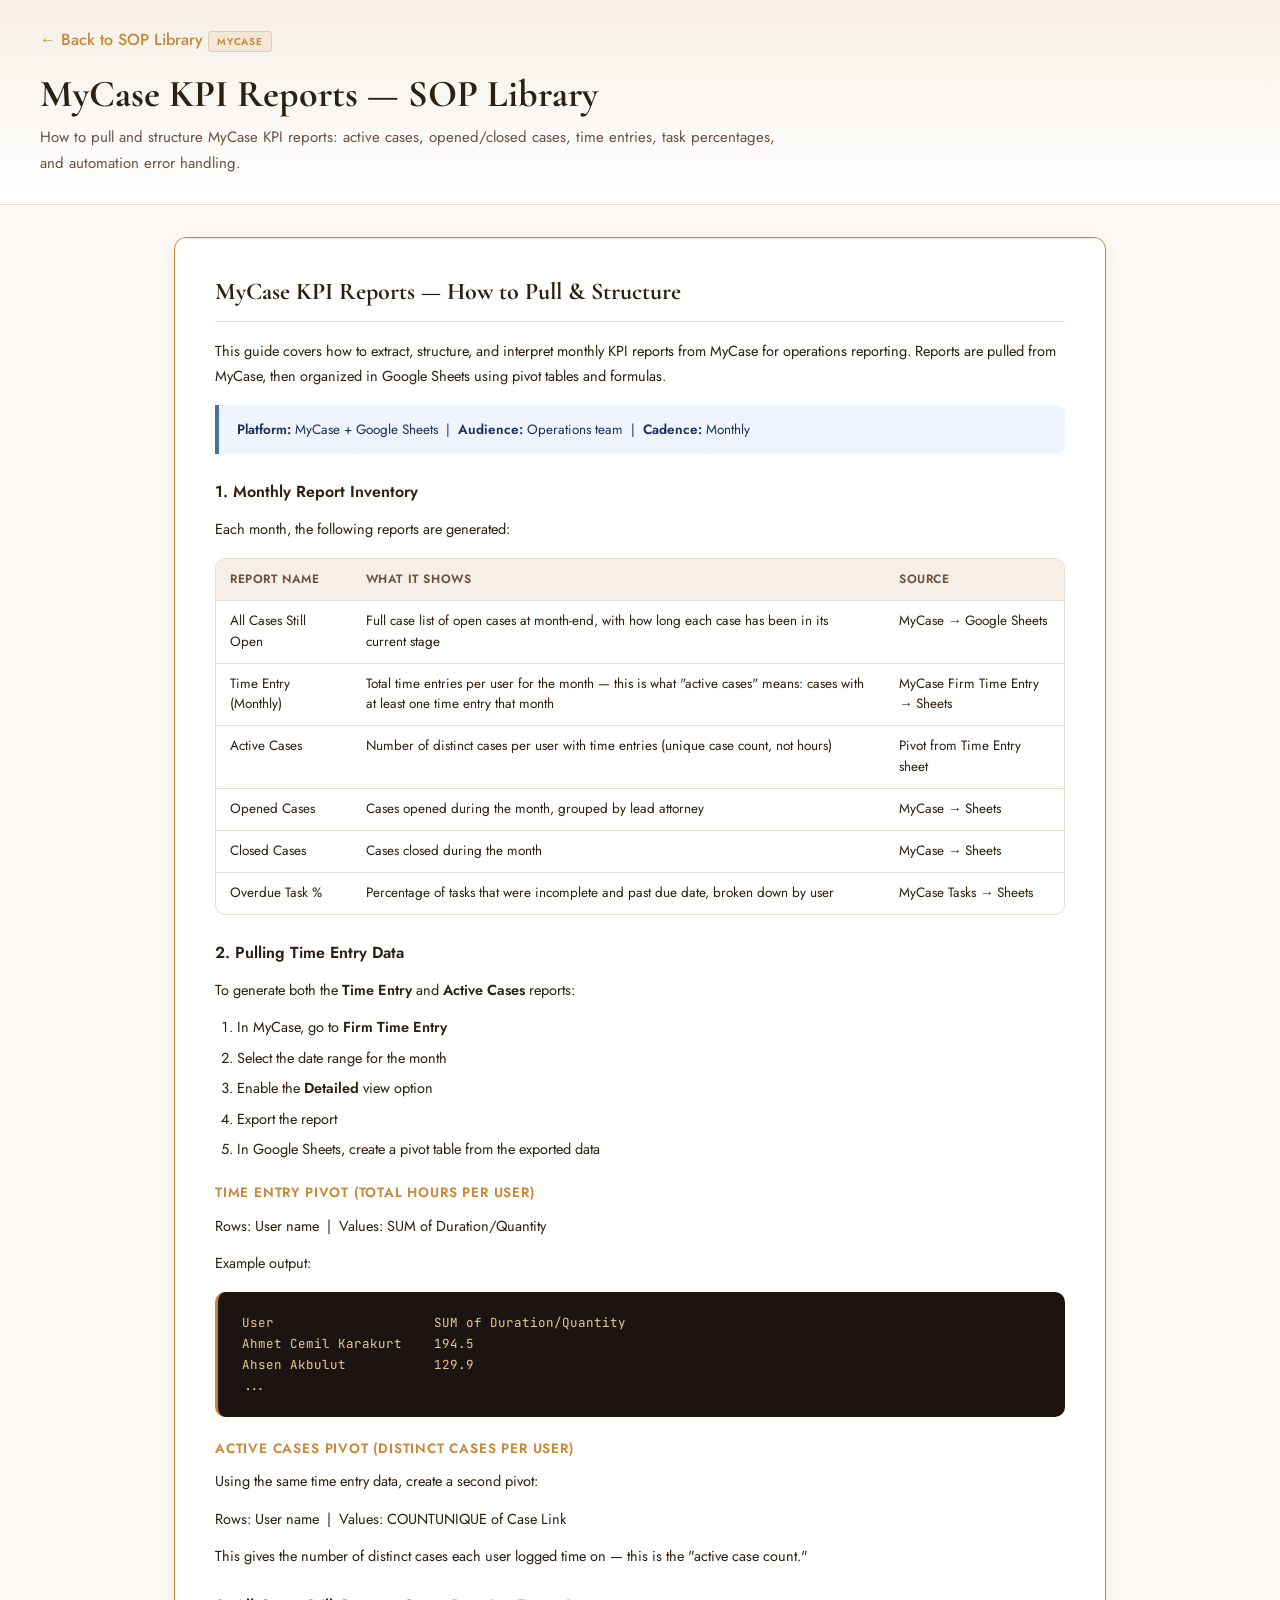
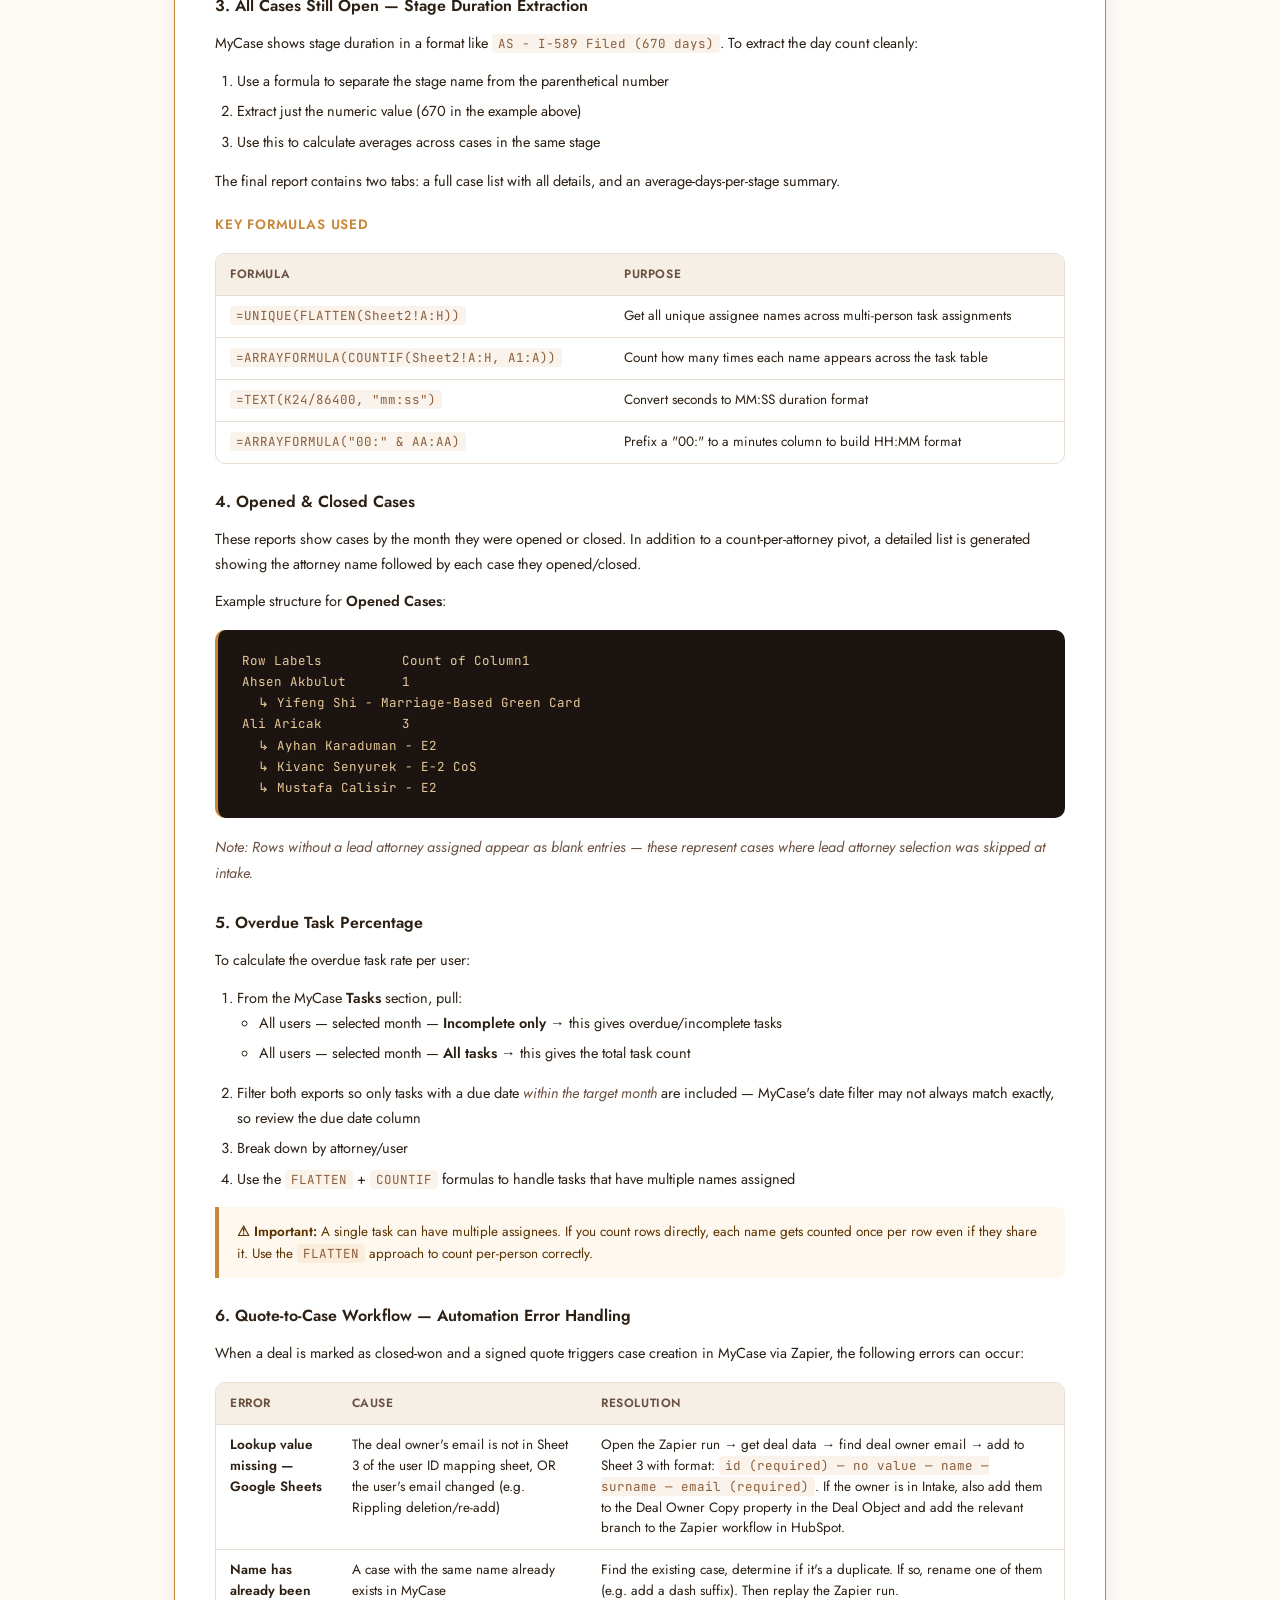
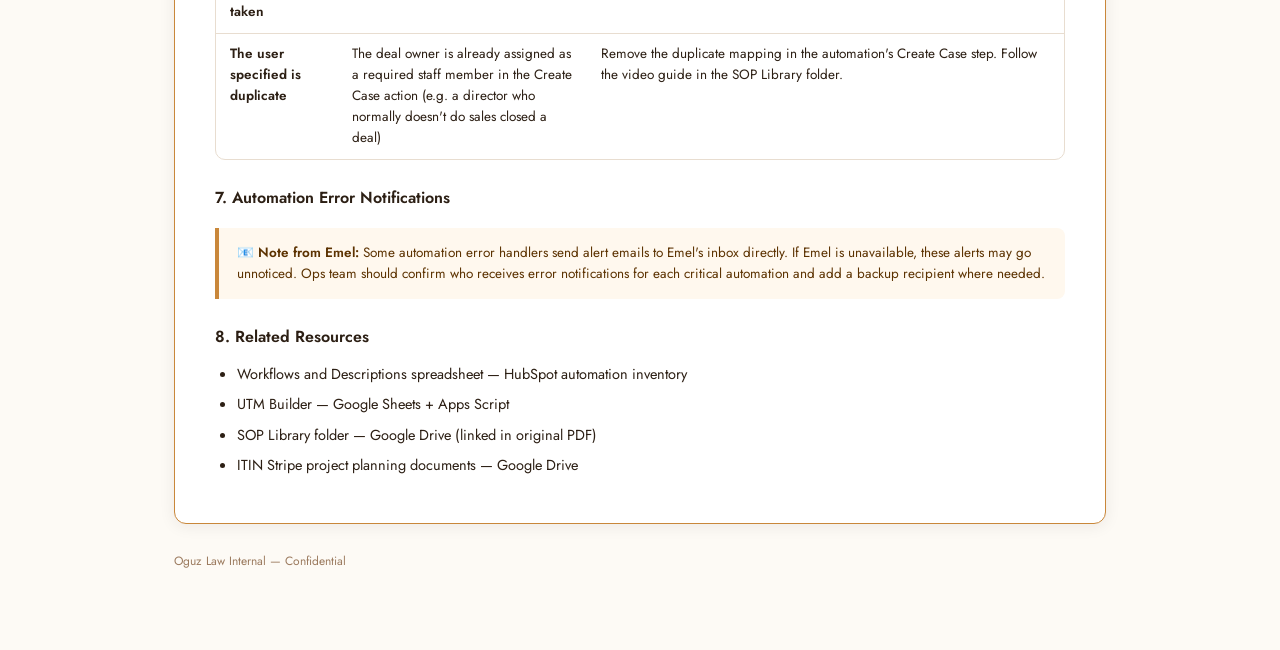
<file: mycase_kpi.html>
<!DOCTYPE html>
<html lang="en">
<head>
<meta charset="UTF-8">
<meta name="viewport" content="width=device-width, initial-scale=1.0">
<title>MyCase KPI Reports — SOP Library | Oguz Law SOP Library</title>
<link rel="preconnect" href="https://fonts.googleapis.com">
<link href="https://fonts.googleapis.com/css2?family=Cormorant+Garamond:wght@400;500;600;700&family=Jost:wght@300;400;500;600&family=JetBrains+Mono:wght@400;500&display=swap" rel="stylesheet">
<link rel="stylesheet" href="assets/styles.css">
</head>
<body class="doc-page">
  <div class="hero">
    <div class="hero-inner">
      <a class="back-link" href="index.html">← Back to SOP Library</a>
      <div class="doc-badge">MyCase</div>
      <h1 class="hero-title">MyCase KPI Reports — SOP Library</h1>
      <p class="hero-sub">How to pull and structure MyCase KPI reports: active cases, opened/closed cases, time entries, task percentages, and automation error handling.</p>
    </div>
  </div>
  <div class="page-wrap">
    <div class="doc-card expanded">
      <div class="doc-body"><h2>MyCase KPI Reports — How to Pull &amp; Structure</h2>
<p>This guide covers how to extract, structure, and interpret monthly KPI reports from MyCase for operations reporting. Reports are pulled from MyCase, then organized in Google Sheets using pivot tables and formulas.</p>
<div class="info-box">
<strong>Platform:</strong> MyCase + Google Sheets  |  <strong>Audience:</strong> Operations team  |  <strong>Cadence:</strong> Monthly
</div>
<h3>1. Monthly Report Inventory</h3>
<p>Each month, the following reports are generated:</p>
<div class="table-wrap"><table><thead><tr><th>Report Name</th><th>What It Shows</th><th>Source</th></tr></thead><tbody>
<tr><td>All Cases Still Open</td><td>Full case list of open cases at month-end, with how long each case has been in its current stage</td><td>MyCase → Google Sheets</td></tr>
<tr><td>Time Entry (Monthly)</td><td>Total time entries per user for the month — this is what "active cases" means: cases with at least one time entry that month</td><td>MyCase Firm Time Entry → Sheets</td></tr>
<tr><td>Active Cases</td><td>Number of distinct cases per user with time entries (unique case count, not hours)</td><td>Pivot from Time Entry sheet</td></tr>
<tr><td>Opened Cases</td><td>Cases opened during the month, grouped by lead attorney</td><td>MyCase → Sheets</td></tr>
<tr><td>Closed Cases</td><td>Cases closed during the month</td><td>MyCase → Sheets</td></tr>
<tr><td>Overdue Task %</td><td>Percentage of tasks that were incomplete and past due date, broken down by user</td><td>MyCase Tasks → Sheets</td></tr>
</tbody></table></div>
<h3>2. Pulling Time Entry Data</h3>
<p>To generate both the <strong>Time Entry</strong> and <strong>Active Cases</strong> reports:</p>
<ol>
<li>In MyCase, go to <strong>Firm Time Entry</strong></li>
<li>Select the date range for the month</li>
<li>Enable the <strong>Detailed</strong> view option</li>
<li>Export the report</li>
<li>In Google Sheets, create a pivot table from the exported data</li>
</ol>
<h4>Time Entry Pivot (Total Hours per User)</h4>
<p>Rows: User name  |  Values: SUM of Duration/Quantity</p>
<p>Example output:</p>
<div class="code-block">User                    SUM of Duration/Quantity
Ahmet Cemil Karakurt    194.5
Ahsen Akbulut           129.9
...</div>
<h4>Active Cases Pivot (Distinct Cases per User)</h4>
<p>Using the same time entry data, create a second pivot:</p>
<p>Rows: User name  |  Values: COUNTUNIQUE of Case Link</p>
<p>This gives the number of distinct cases each user logged time on — this is the "active case count."</p>
<h3>3. All Cases Still Open — Stage Duration Extraction</h3>
<p>MyCase shows stage duration in a format like <code>AS - I-589 Filed (670 days)</code>. To extract the day count cleanly:</p>
<ol>
<li>Use a formula to separate the stage name from the parenthetical number</li>
<li>Extract just the numeric value (670 in the example above)</li>
<li>Use this to calculate averages across cases in the same stage</li>
</ol>
<p>The final report contains two tabs: a full case list with all details, and an average-days-per-stage summary.</p>
<h4>Key Formulas Used</h4>
<div class="table-wrap"><table><thead><tr><th>Formula</th><th>Purpose</th></tr></thead><tbody>
<tr><td><code>=UNIQUE(FLATTEN(Sheet2!A:H))</code></td><td>Get all unique assignee names across multi-person task assignments</td></tr>
<tr><td><code>=ARRAYFORMULA(COUNTIF(Sheet2!A:H, A1:A))</code></td><td>Count how many times each name appears across the task table</td></tr>
<tr><td><code>=TEXT(K24/86400, "mm:ss")</code></td><td>Convert seconds to MM:SS duration format</td></tr>
<tr><td><code>=ARRAYFORMULA("00:" &amp; AA:AA)</code></td><td>Prefix a "00:" to a minutes column to build HH:MM format</td></tr>
</tbody></table></div>
<h3>4. Opened &amp; Closed Cases</h3>
<p>These reports show cases by the month they were opened or closed. In addition to a count-per-attorney pivot, a detailed list is generated showing the attorney name followed by each case they opened/closed.</p>
<p>Example structure for <strong>Opened Cases</strong>:</p>
<div class="code-block">Row Labels          Count of Column1
Ahsen Akbulut       1
  ↳ Yifeng Shi - Marriage-Based Green Card
Ali Aricak          3
  ↳ Ayhan Karaduman - E2
  ↳ Kivanc Senyurek - E-2 CoS
  ↳ Mustafa Calisir - E2</div>
<p><em>Note: Rows without a lead attorney assigned appear as blank entries — these represent cases where lead attorney selection was skipped at intake.</em></p>
<h3>5. Overdue Task Percentage</h3>
<p>To calculate the overdue task rate per user:</p>
<ol>
<li>From the MyCase <strong>Tasks</strong> section, pull:
    <ul>
<li>All users — selected month — <strong>Incomplete only</strong> → this gives overdue/incomplete tasks</li>
<li>All users — selected month — <strong>All tasks</strong> → this gives the total task count</li>
</ul>
</li>
<li>Filter both exports so only tasks with a due date <em>within the target month</em> are included — MyCase's date filter may not always match exactly, so review the due date column</li>
<li>Break down by attorney/user</li>
<li>Use the <code>FLATTEN</code> + <code>COUNTIF</code> formulas to handle tasks that have multiple names assigned</li>
</ol>
<div class="warning-box"><strong>⚠ Important:</strong> A single task can have multiple assignees. If you count rows directly, each name gets counted once per row even if they share it. Use the <code>FLATTEN</code> approach to count per-person correctly.</div>
<h3>6. Quote-to-Case Workflow — Automation Error Handling</h3>
<p>When a deal is marked as closed-won and a signed quote triggers case creation in MyCase via Zapier, the following errors can occur:</p>
<div class="table-wrap"><table><thead><tr><th>Error</th><th>Cause</th><th>Resolution</th></tr></thead><tbody>
<tr><td><strong>Lookup value missing — Google Sheets</strong></td><td>The deal owner's email is not in Sheet 3 of the user ID mapping sheet, OR the user's email changed (e.g. Rippling deletion/re-add)</td><td>Open the Zapier run → get deal data → find deal owner email → add to Sheet 3 with format: <code>id (required) — no value — name — surname — email (required)</code>. If the owner is in Intake, also add them to the Deal Owner Copy property in the Deal Object and add the relevant branch to the Zapier workflow in HubSpot.</td></tr>
<tr><td><strong>Name has already been taken</strong></td><td>A case with the same name already exists in MyCase</td><td>Find the existing case, determine if it's a duplicate. If so, rename one of them (e.g. add a dash suffix). Then replay the Zapier run.</td></tr>
<tr><td><strong>The user specified is duplicate</strong></td><td>The deal owner is already assigned as a required staff member in the Create Case action (e.g. a director who normally doesn't do sales closed a deal)</td><td>Remove the duplicate mapping in the automation's Create Case step. Follow the video guide in the SOP Library folder.</td></tr>
</tbody></table></div>
<h3>7. Automation Error Notifications</h3>
<div class="warning-box"><strong>📧 Note from Emel:</strong> Some automation error handlers send alert emails to Emel's inbox directly. If Emel is unavailable, these alerts may go unnoticed. Ops team should confirm who receives error notifications for each critical automation and add a backup recipient where needed.</div>
<h3>8. Related Resources</h3>
<ul>
<li>Workflows and Descriptions spreadsheet — HubSpot automation inventory</li>
<li>UTM Builder — Google Sheets + Apps Script</li>
<li>SOP Library folder — Google Drive (linked in original PDF)</li>
<li>ITIN Stripe project planning documents — Google Drive</li>
</ul>
</div>
    </div>
    <p class="footer-note">Oguz Law Internal — Confidential</p>
  </div>
</body>
</html>
</file>
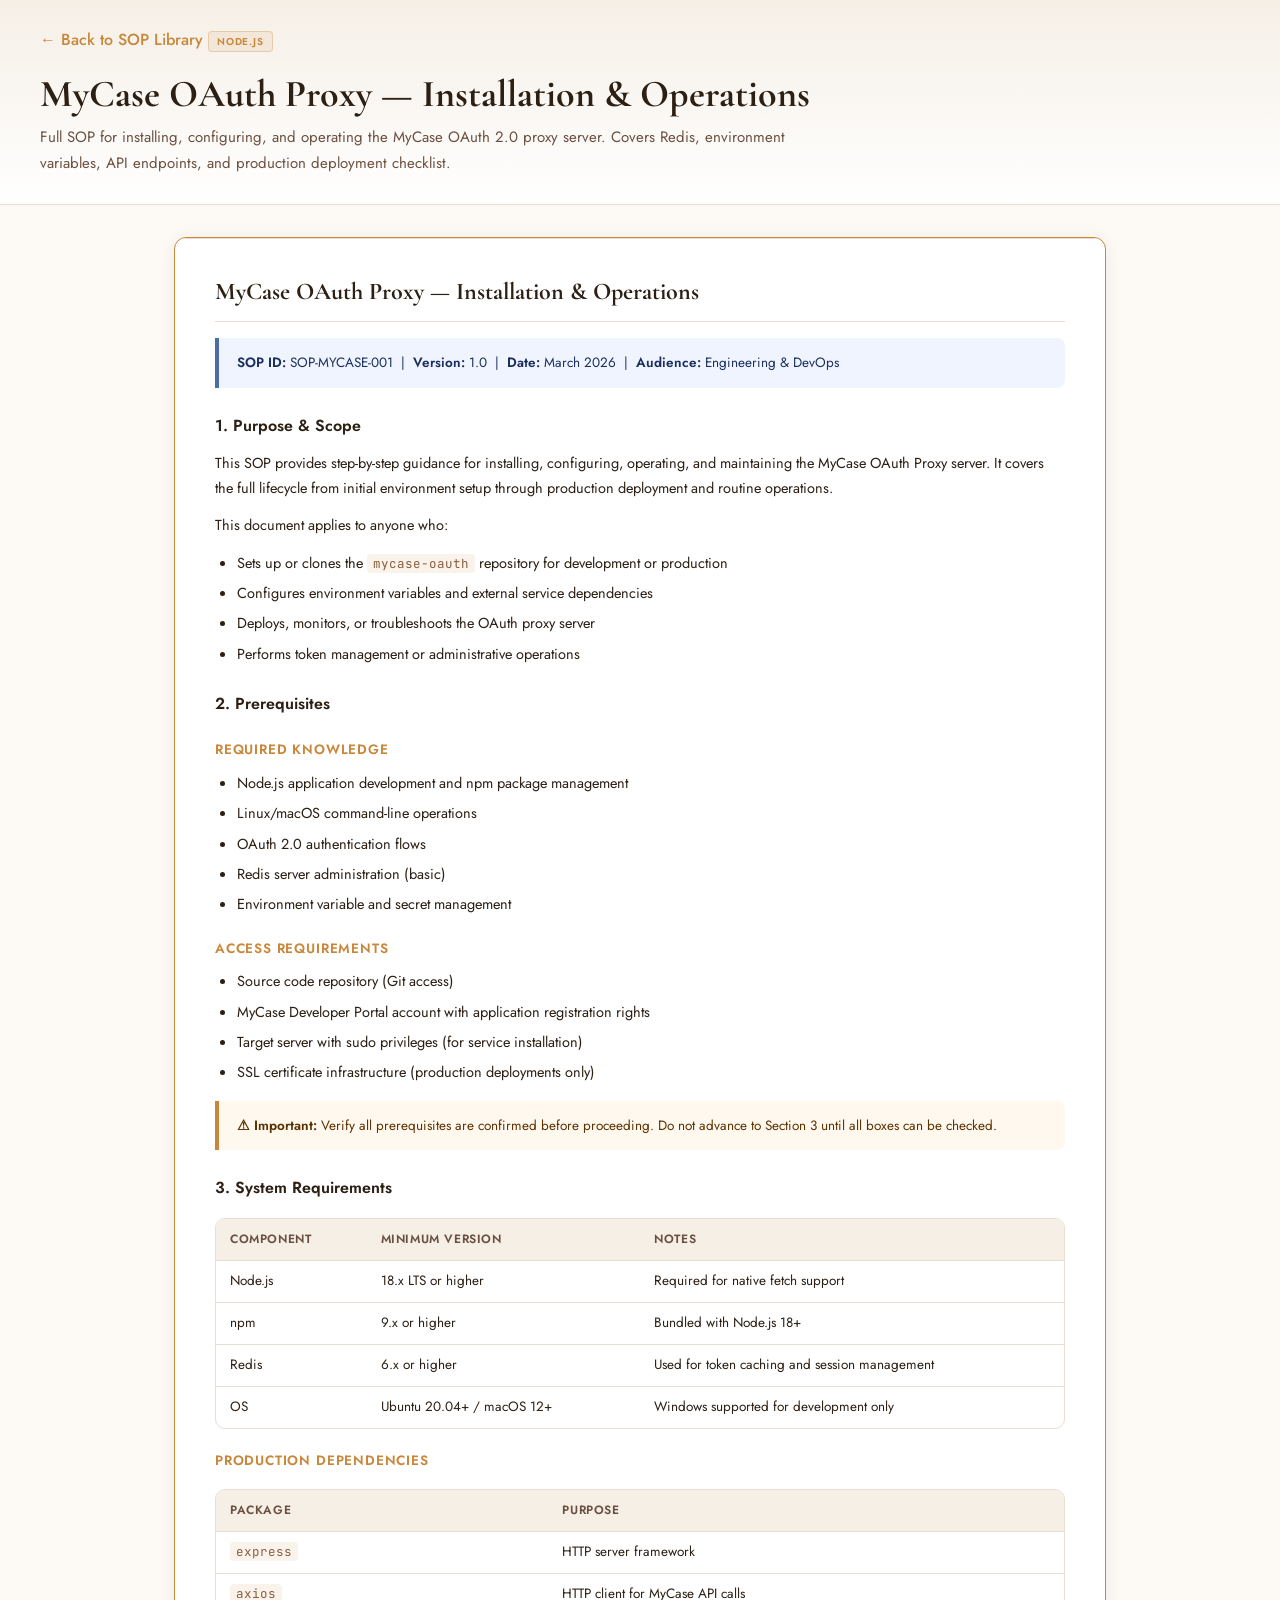
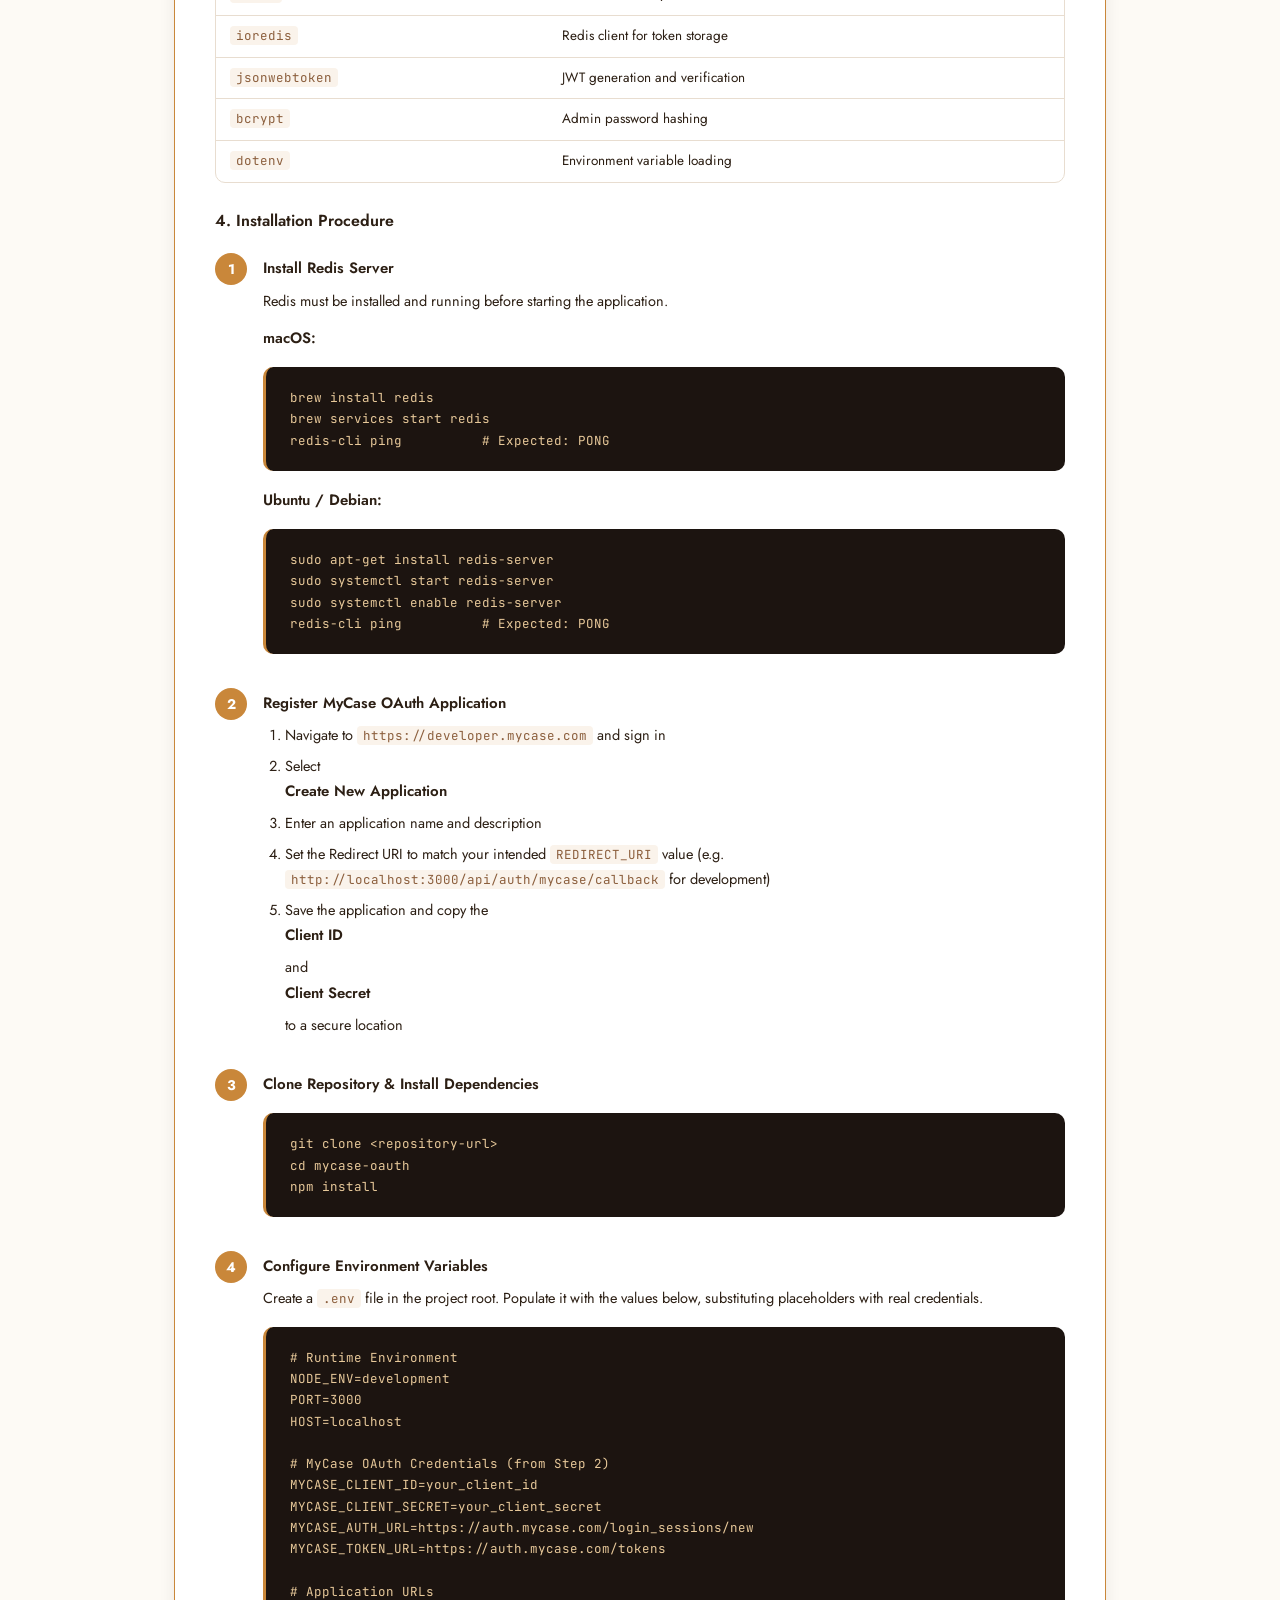
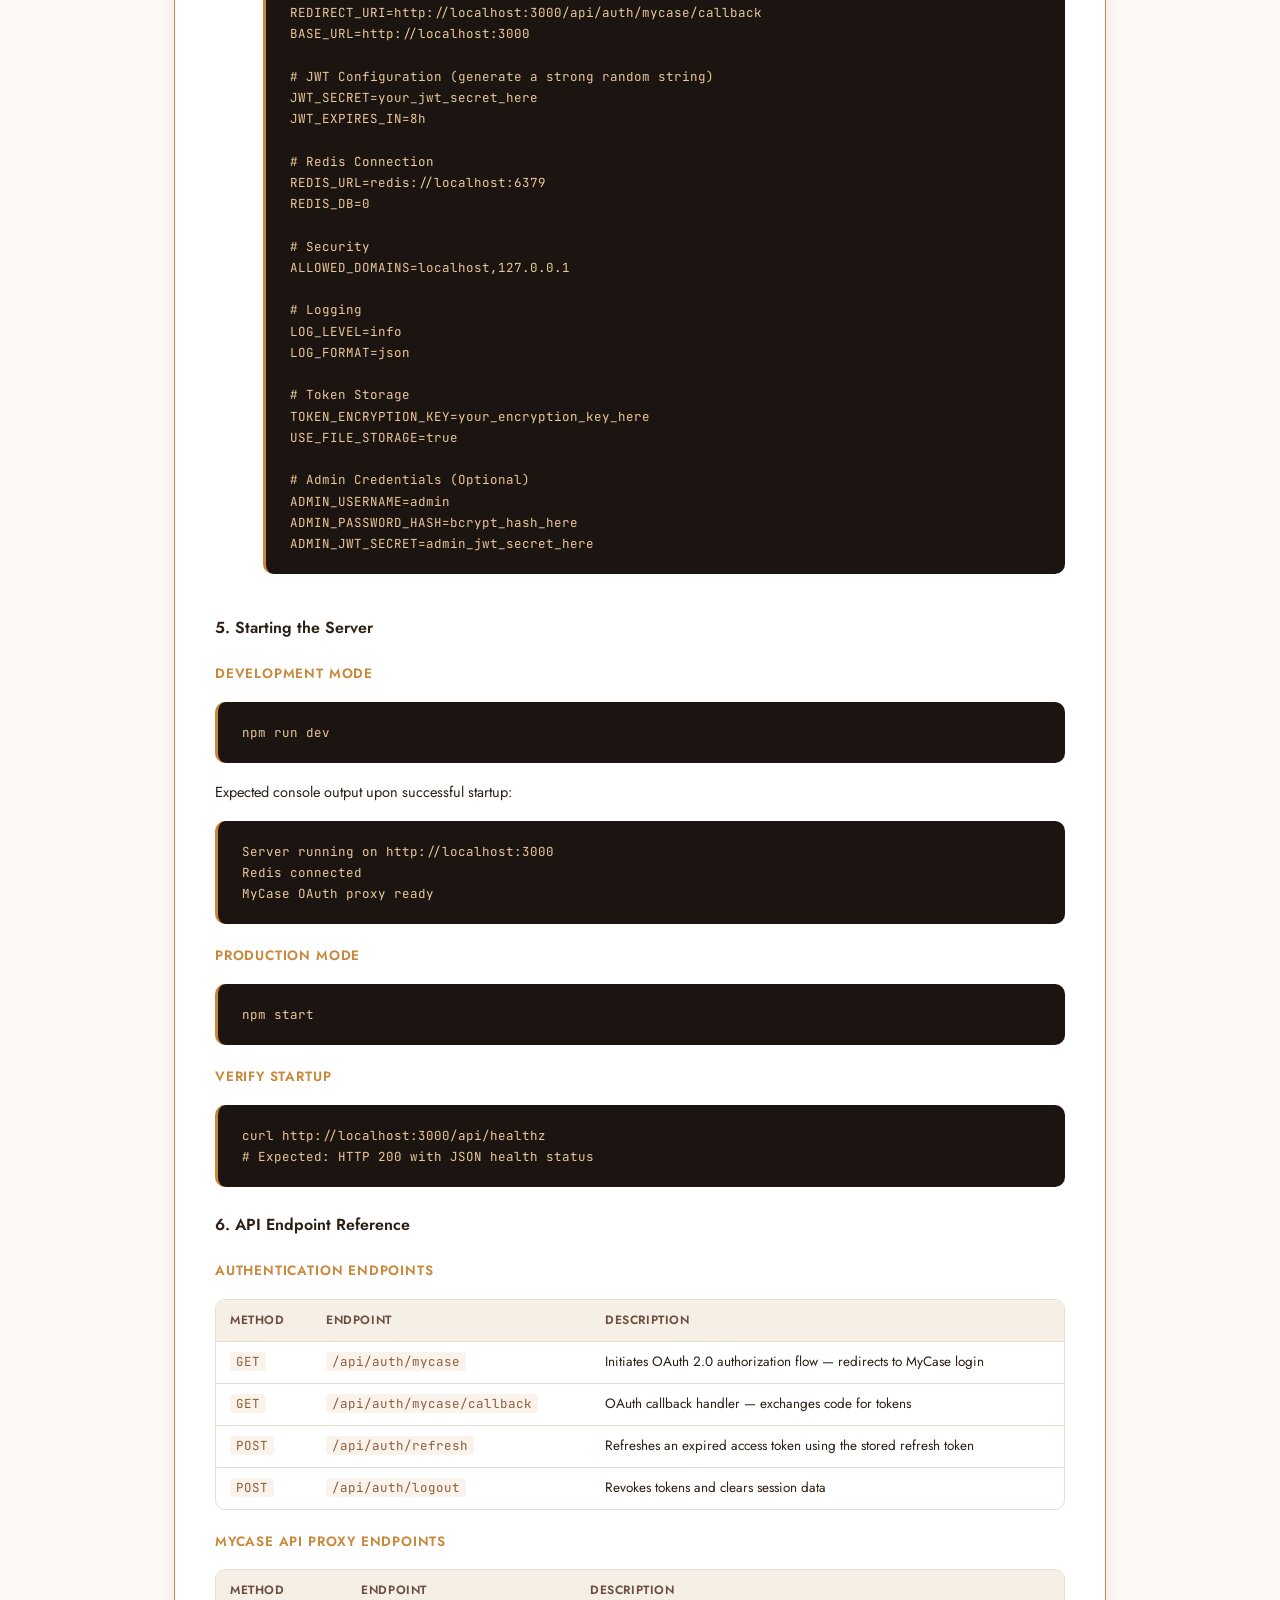
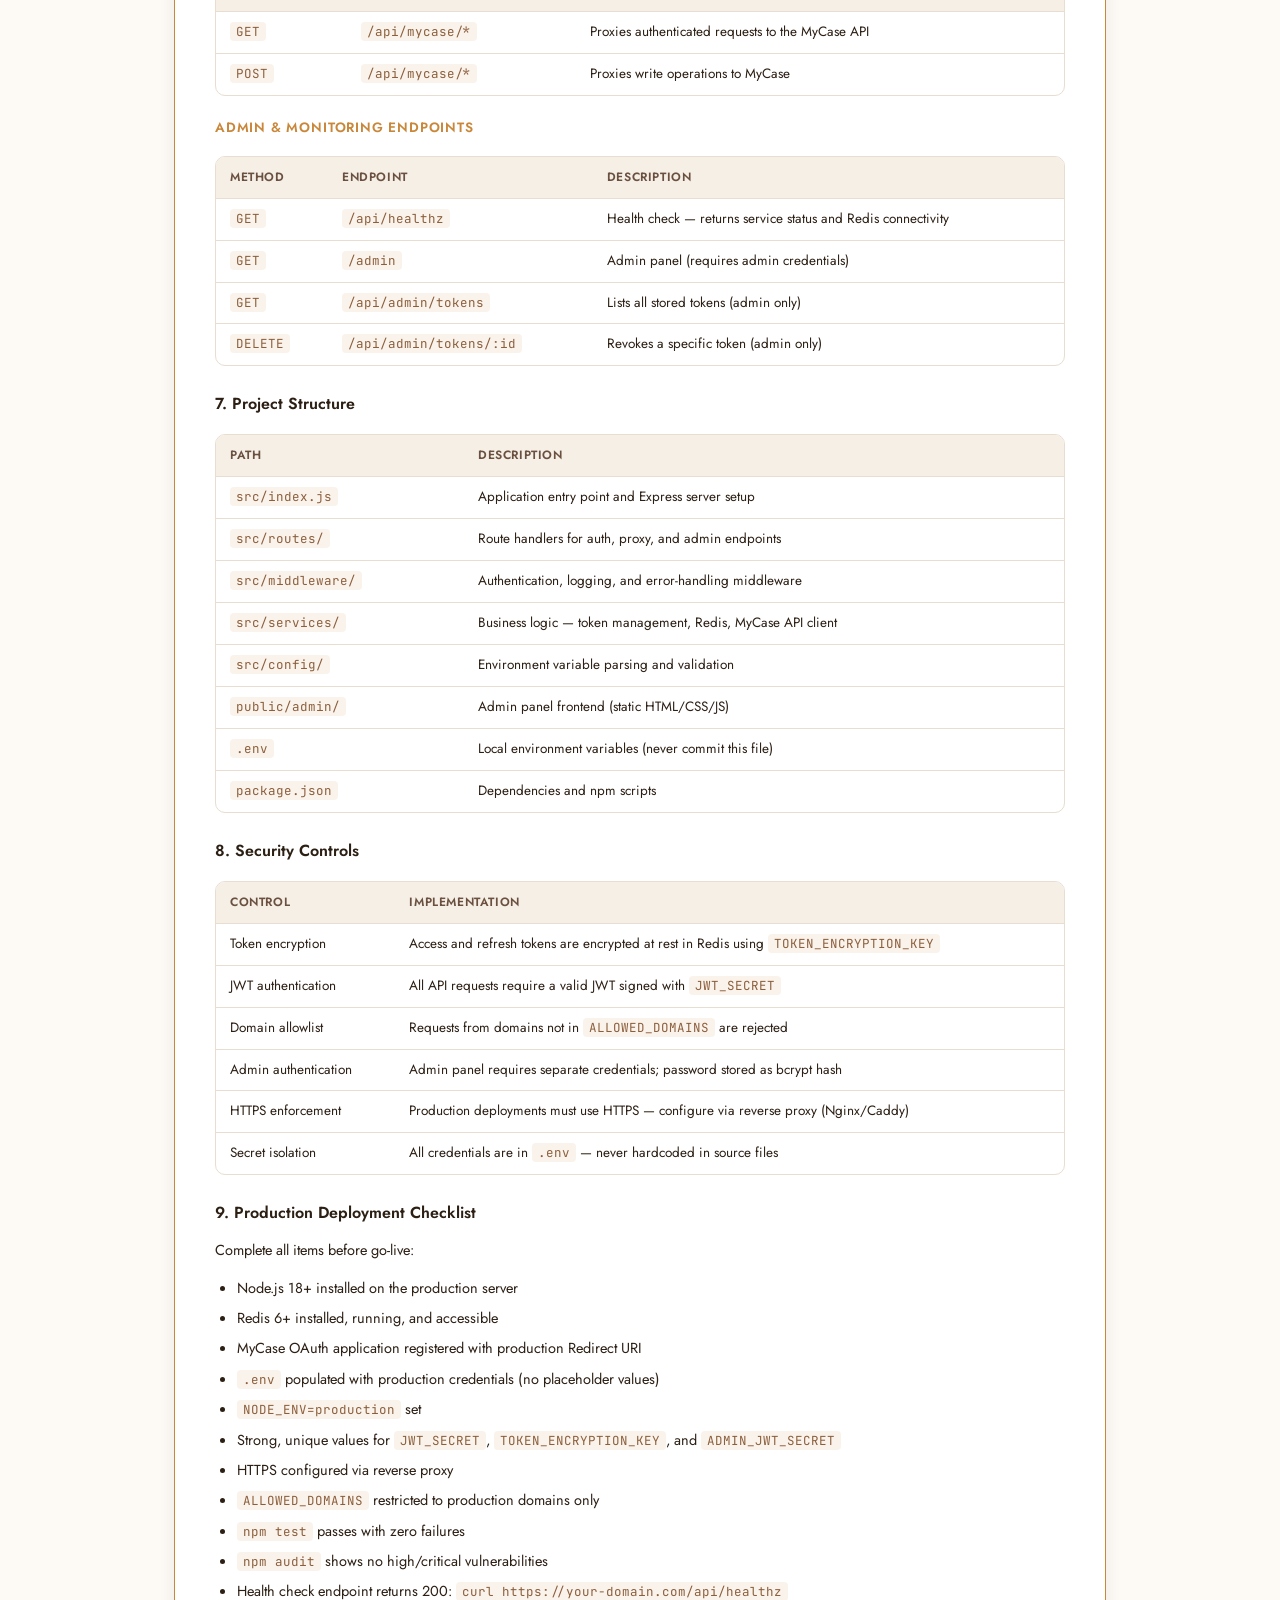
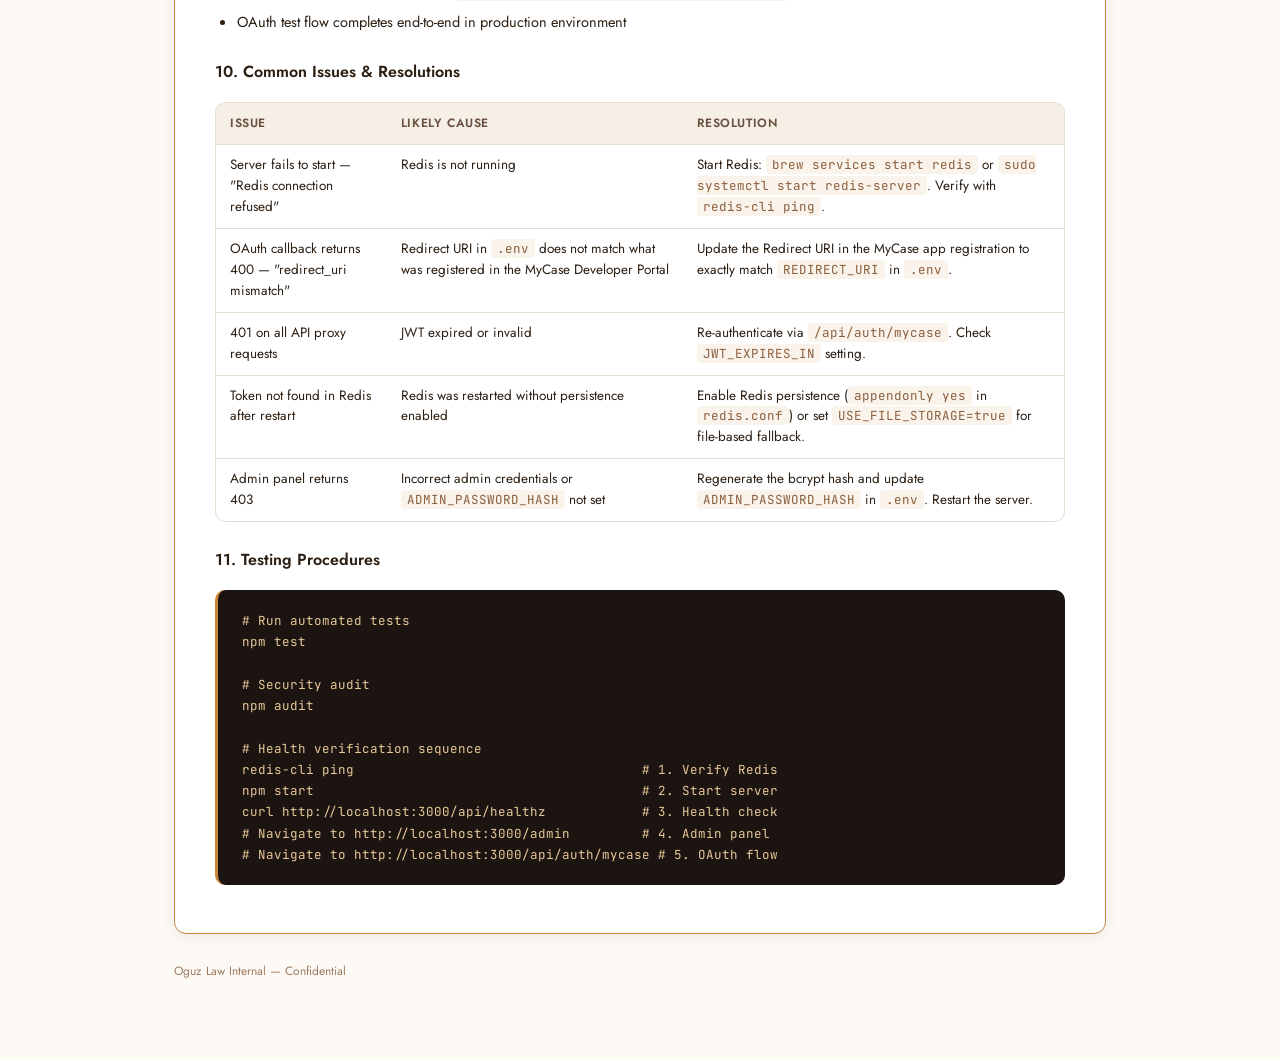
<file: mycase_oauth.html>
<!DOCTYPE html>
<html lang="en">
<head>
<meta charset="UTF-8">
<meta name="viewport" content="width=device-width, initial-scale=1.0">
<title>MyCase OAuth Proxy — Installation &amp; Operations | Oguz Law SOP Library</title>
<link rel="preconnect" href="https://fonts.googleapis.com">
<link href="https://fonts.googleapis.com/css2?family=Cormorant+Garamond:wght@400;500;600;700&family=Jost:wght@300;400;500;600&family=JetBrains+Mono:wght@400;500&display=swap" rel="stylesheet">
<link rel="stylesheet" href="assets/styles.css">
</head>
<body class="doc-page">
  <div class="hero">
    <div class="hero-inner">
      <a class="back-link" href="index.html">← Back to SOP Library</a>
      <div class="doc-badge">Node.js</div>
      <h1 class="hero-title">MyCase OAuth Proxy — Installation &amp; Operations</h1>
      <p class="hero-sub">Full SOP for installing, configuring, and operating the MyCase OAuth 2.0 proxy server. Covers Redis, environment variables, API endpoints, and production deployment checklist.</p>
    </div>
  </div>
  <div class="page-wrap">
    <div class="doc-card expanded">
      <div class="doc-body"><h2>MyCase OAuth Proxy — Installation &amp; Operations</h2>
<div class="info-box">
<strong>SOP ID:</strong> SOP-MYCASE-001  |  <strong>Version:</strong> 1.0  |  <strong>Date:</strong> March 2026  |  <strong>Audience:</strong> Engineering &amp; DevOps
</div>
<h3>1. Purpose &amp; Scope</h3>
<p>This SOP provides step-by-step guidance for installing, configuring, operating, and maintaining the MyCase OAuth Proxy server. It covers the full lifecycle from initial environment setup through production deployment and routine operations.</p>
<p>This document applies to anyone who:</p>
<ul>
<li>Sets up or clones the <code>mycase-oauth</code> repository for development or production</li>
<li>Configures environment variables and external service dependencies</li>
<li>Deploys, monitors, or troubleshoots the OAuth proxy server</li>
<li>Performs token management or administrative operations</li>
</ul>
<h3>2. Prerequisites</h3>
<h4>Required Knowledge</h4>
<ul>
<li>Node.js application development and npm package management</li>
<li>Linux/macOS command-line operations</li>
<li>OAuth 2.0 authentication flows</li>
<li>Redis server administration (basic)</li>
<li>Environment variable and secret management</li>
</ul>
<h4>Access Requirements</h4>
<ul>
<li>Source code repository (Git access)</li>
<li>MyCase Developer Portal account with application registration rights</li>
<li>Target server with sudo privileges (for service installation)</li>
<li>SSL certificate infrastructure (production deployments only)</li>
</ul>
<div class="warning-box"><strong>⚠ Important:</strong> Verify all prerequisites are confirmed before proceeding. Do not advance to Section 3 until all boxes can be checked.</div>
<h3>3. System Requirements</h3>
<div class="table-wrap"><table><thead><tr><th>Component</th><th>Minimum Version</th><th>Notes</th></tr></thead><tbody>
<tr><td>Node.js</td><td>18.x LTS or higher</td><td>Required for native fetch support</td></tr>
<tr><td>npm</td><td>9.x or higher</td><td>Bundled with Node.js 18+</td></tr>
<tr><td>Redis</td><td>6.x or higher</td><td>Used for token caching and session management</td></tr>
<tr><td>OS</td><td>Ubuntu 20.04+ / macOS 12+</td><td>Windows supported for development only</td></tr>
</tbody></table></div>
<h4>Production Dependencies</h4>
<div class="table-wrap"><table><thead><tr><th>Package</th><th>Purpose</th></tr></thead><tbody>
<tr><td><code>express</code></td><td>HTTP server framework</td></tr>
<tr><td><code>axios</code></td><td>HTTP client for MyCase API calls</td></tr>
<tr><td><code>ioredis</code></td><td>Redis client for token storage</td></tr>
<tr><td><code>jsonwebtoken</code></td><td>JWT generation and verification</td></tr>
<tr><td><code>bcrypt</code></td><td>Admin password hashing</td></tr>
<tr><td><code>dotenv</code></td><td>Environment variable loading</td></tr>
</tbody></table></div>
<h3>4. Installation Procedure</h3>
<div class="step-block">
<div class="step-num">1</div>
<div class="step-content">
<strong>Install Redis Server</strong>
<p>Redis must be installed and running before starting the application.</p>
<strong>macOS:</strong>
<div class="code-block">brew install redis
brew services start redis
redis-cli ping          # Expected: PONG</div>
<strong>Ubuntu / Debian:</strong>
<div class="code-block">sudo apt-get install redis-server
sudo systemctl start redis-server
sudo systemctl enable redis-server
redis-cli ping          # Expected: PONG</div>
</div>
</div>
<div class="step-block">
<div class="step-num">2</div>
<div class="step-content">
<strong>Register MyCase OAuth Application</strong>
<ol>
<li>Navigate to <code>https://developer.mycase.com</code> and sign in</li>
<li>Select <strong>Create New Application</strong></li>
<li>Enter an application name and description</li>
<li>Set the Redirect URI to match your intended <code>REDIRECT_URI</code> value (e.g. <code>http://localhost:3000/api/auth/mycase/callback</code> for development)</li>
<li>Save the application and copy the <strong>Client ID</strong> and <strong>Client Secret</strong> to a secure location</li>
</ol>
</div>
</div>
<div class="step-block">
<div class="step-num">3</div>
<div class="step-content">
<strong>Clone Repository &amp; Install Dependencies</strong>
<div class="code-block">git clone &lt;repository-url&gt;
cd mycase-oauth
npm install</div>
</div>
</div>
<div class="step-block">
<div class="step-num">4</div>
<div class="step-content">
<strong>Configure Environment Variables</strong>
<p>Create a <code>.env</code> file in the project root. Populate it with the values below, substituting placeholders with real credentials.</p>
<div class="code-block"># Runtime Environment
NODE_ENV=development
PORT=3000
HOST=localhost

# MyCase OAuth Credentials (from Step 2)
MYCASE_CLIENT_ID=your_client_id
MYCASE_CLIENT_SECRET=your_client_secret
MYCASE_AUTH_URL=https://auth.mycase.com/login_sessions/new
MYCASE_TOKEN_URL=https://auth.mycase.com/tokens

# Application URLs
REDIRECT_URI=http://localhost:3000/api/auth/mycase/callback
BASE_URL=http://localhost:3000

# JWT Configuration (generate a strong random string)
JWT_SECRET=your_jwt_secret_here
JWT_EXPIRES_IN=8h

# Redis Connection
REDIS_URL=redis://localhost:6379
REDIS_DB=0

# Security
ALLOWED_DOMAINS=localhost,127.0.0.1

# Logging
LOG_LEVEL=info
LOG_FORMAT=json

# Token Storage
TOKEN_ENCRYPTION_KEY=your_encryption_key_here
USE_FILE_STORAGE=true

# Admin Credentials (Optional)
ADMIN_USERNAME=admin
ADMIN_PASSWORD_HASH=bcrypt_hash_here
ADMIN_JWT_SECRET=admin_jwt_secret_here</div>
</div>
</div>
<h3>5. Starting the Server</h3>
<h4>Development Mode</h4>
<div class="code-block">npm run dev</div>
<p>Expected console output upon successful startup:</p>
<div class="code-block">Server running on http://localhost:3000
Redis connected
MyCase OAuth proxy ready</div>
<h4>Production Mode</h4>
<div class="code-block">npm start</div>
<h4>Verify Startup</h4>
<div class="code-block">curl http://localhost:3000/api/healthz
# Expected: HTTP 200 with JSON health status</div>
<h3>6. API Endpoint Reference</h3>
<h4>Authentication Endpoints</h4>
<div class="table-wrap"><table><thead><tr><th>Method</th><th>Endpoint</th><th>Description</th></tr></thead><tbody>
<tr><td><code>GET</code></td><td><code>/api/auth/mycase</code></td><td>Initiates OAuth 2.0 authorization flow — redirects to MyCase login</td></tr>
<tr><td><code>GET</code></td><td><code>/api/auth/mycase/callback</code></td><td>OAuth callback handler — exchanges code for tokens</td></tr>
<tr><td><code>POST</code></td><td><code>/api/auth/refresh</code></td><td>Refreshes an expired access token using the stored refresh token</td></tr>
<tr><td><code>POST</code></td><td><code>/api/auth/logout</code></td><td>Revokes tokens and clears session data</td></tr>
</tbody></table></div>
<h4>MyCase API Proxy Endpoints</h4>
<div class="table-wrap"><table><thead><tr><th>Method</th><th>Endpoint</th><th>Description</th></tr></thead><tbody>
<tr><td><code>GET</code></td><td><code>/api/mycase/*</code></td><td>Proxies authenticated requests to the MyCase API</td></tr>
<tr><td><code>POST</code></td><td><code>/api/mycase/*</code></td><td>Proxies write operations to MyCase</td></tr>
</tbody></table></div>
<h4>Admin &amp; Monitoring Endpoints</h4>
<div class="table-wrap"><table><thead><tr><th>Method</th><th>Endpoint</th><th>Description</th></tr></thead><tbody>
<tr><td><code>GET</code></td><td><code>/api/healthz</code></td><td>Health check — returns service status and Redis connectivity</td></tr>
<tr><td><code>GET</code></td><td><code>/admin</code></td><td>Admin panel (requires admin credentials)</td></tr>
<tr><td><code>GET</code></td><td><code>/api/admin/tokens</code></td><td>Lists all stored tokens (admin only)</td></tr>
<tr><td><code>DELETE</code></td><td><code>/api/admin/tokens/:id</code></td><td>Revokes a specific token (admin only)</td></tr>
</tbody></table></div>
<h3>7. Project Structure</h3>
<div class="table-wrap"><table><thead><tr><th>Path</th><th>Description</th></tr></thead><tbody>
<tr><td><code>src/index.js</code></td><td>Application entry point and Express server setup</td></tr>
<tr><td><code>src/routes/</code></td><td>Route handlers for auth, proxy, and admin endpoints</td></tr>
<tr><td><code>src/middleware/</code></td><td>Authentication, logging, and error-handling middleware</td></tr>
<tr><td><code>src/services/</code></td><td>Business logic — token management, Redis, MyCase API client</td></tr>
<tr><td><code>src/config/</code></td><td>Environment variable parsing and validation</td></tr>
<tr><td><code>public/admin/</code></td><td>Admin panel frontend (static HTML/CSS/JS)</td></tr>
<tr><td><code>.env</code></td><td>Local environment variables (never commit this file)</td></tr>
<tr><td><code>package.json</code></td><td>Dependencies and npm scripts</td></tr>
</tbody></table></div>
<h3>8. Security Controls</h3>
<div class="table-wrap"><table><thead><tr><th>Control</th><th>Implementation</th></tr></thead><tbody>
<tr><td>Token encryption</td><td>Access and refresh tokens are encrypted at rest in Redis using <code>TOKEN_ENCRYPTION_KEY</code></td></tr>
<tr><td>JWT authentication</td><td>All API requests require a valid JWT signed with <code>JWT_SECRET</code></td></tr>
<tr><td>Domain allowlist</td><td>Requests from domains not in <code>ALLOWED_DOMAINS</code> are rejected</td></tr>
<tr><td>Admin authentication</td><td>Admin panel requires separate credentials; password stored as bcrypt hash</td></tr>
<tr><td>HTTPS enforcement</td><td>Production deployments must use HTTPS — configure via reverse proxy (Nginx/Caddy)</td></tr>
<tr><td>Secret isolation</td><td>All credentials are in <code>.env</code> — never hardcoded in source files</td></tr>
</tbody></table></div>
<h3>9. Production Deployment Checklist</h3>
<p>Complete all items before go-live:</p>
<ul>
<li>Node.js 18+ installed on the production server</li>
<li>Redis 6+ installed, running, and accessible</li>
<li>MyCase OAuth application registered with production Redirect URI</li>
<li><code>.env</code> populated with production credentials (no placeholder values)</li>
<li><code>NODE_ENV=production</code> set</li>
<li>Strong, unique values for <code>JWT_SECRET</code>, <code>TOKEN_ENCRYPTION_KEY</code>, and <code>ADMIN_JWT_SECRET</code></li>
<li>HTTPS configured via reverse proxy</li>
<li><code>ALLOWED_DOMAINS</code> restricted to production domains only</li>
<li><code>npm test</code> passes with zero failures</li>
<li><code>npm audit</code> shows no high/critical vulnerabilities</li>
<li>Health check endpoint returns 200: <code>curl https://your-domain.com/api/healthz</code></li>
<li>OAuth test flow completes end-to-end in production environment</li>
</ul>
<h3>10. Common Issues &amp; Resolutions</h3>
<div class="table-wrap"><table><thead><tr><th>Issue</th><th>Likely Cause</th><th>Resolution</th></tr></thead><tbody>
<tr><td>Server fails to start — "Redis connection refused"</td><td>Redis is not running</td><td>Start Redis: <code>brew services start redis</code> or <code>sudo systemctl start redis-server</code>. Verify with <code>redis-cli ping</code>.</td></tr>
<tr><td>OAuth callback returns 400 — "redirect_uri mismatch"</td><td>Redirect URI in <code>.env</code> does not match what was registered in the MyCase Developer Portal</td><td>Update the Redirect URI in the MyCase app registration to exactly match <code>REDIRECT_URI</code> in <code>.env</code>.</td></tr>
<tr><td>401 on all API proxy requests</td><td>JWT expired or invalid</td><td>Re-authenticate via <code>/api/auth/mycase</code>. Check <code>JWT_EXPIRES_IN</code> setting.</td></tr>
<tr><td>Token not found in Redis after restart</td><td>Redis was restarted without persistence enabled</td><td>Enable Redis persistence (<code>appendonly yes</code> in <code>redis.conf</code>) or set <code>USE_FILE_STORAGE=true</code> for file-based fallback.</td></tr>
<tr><td>Admin panel returns 403</td><td>Incorrect admin credentials or <code>ADMIN_PASSWORD_HASH</code> not set</td><td>Regenerate the bcrypt hash and update <code>ADMIN_PASSWORD_HASH</code> in <code>.env</code>. Restart the server.</td></tr>
</tbody></table></div>
<h3>11. Testing Procedures</h3>
<div class="code-block"># Run automated tests
npm test

# Security audit
npm audit

# Health verification sequence
redis-cli ping                                    # 1. Verify Redis
npm start                                         # 2. Start server
curl http://localhost:3000/api/healthz            # 3. Health check
# Navigate to http://localhost:3000/admin         # 4. Admin panel
# Navigate to http://localhost:3000/api/auth/mycase # 5. OAuth flow</div>
</div>
    </div>
    <p class="footer-note">Oguz Law Internal — Confidential</p>
  </div>
</body>
</html>
</file>
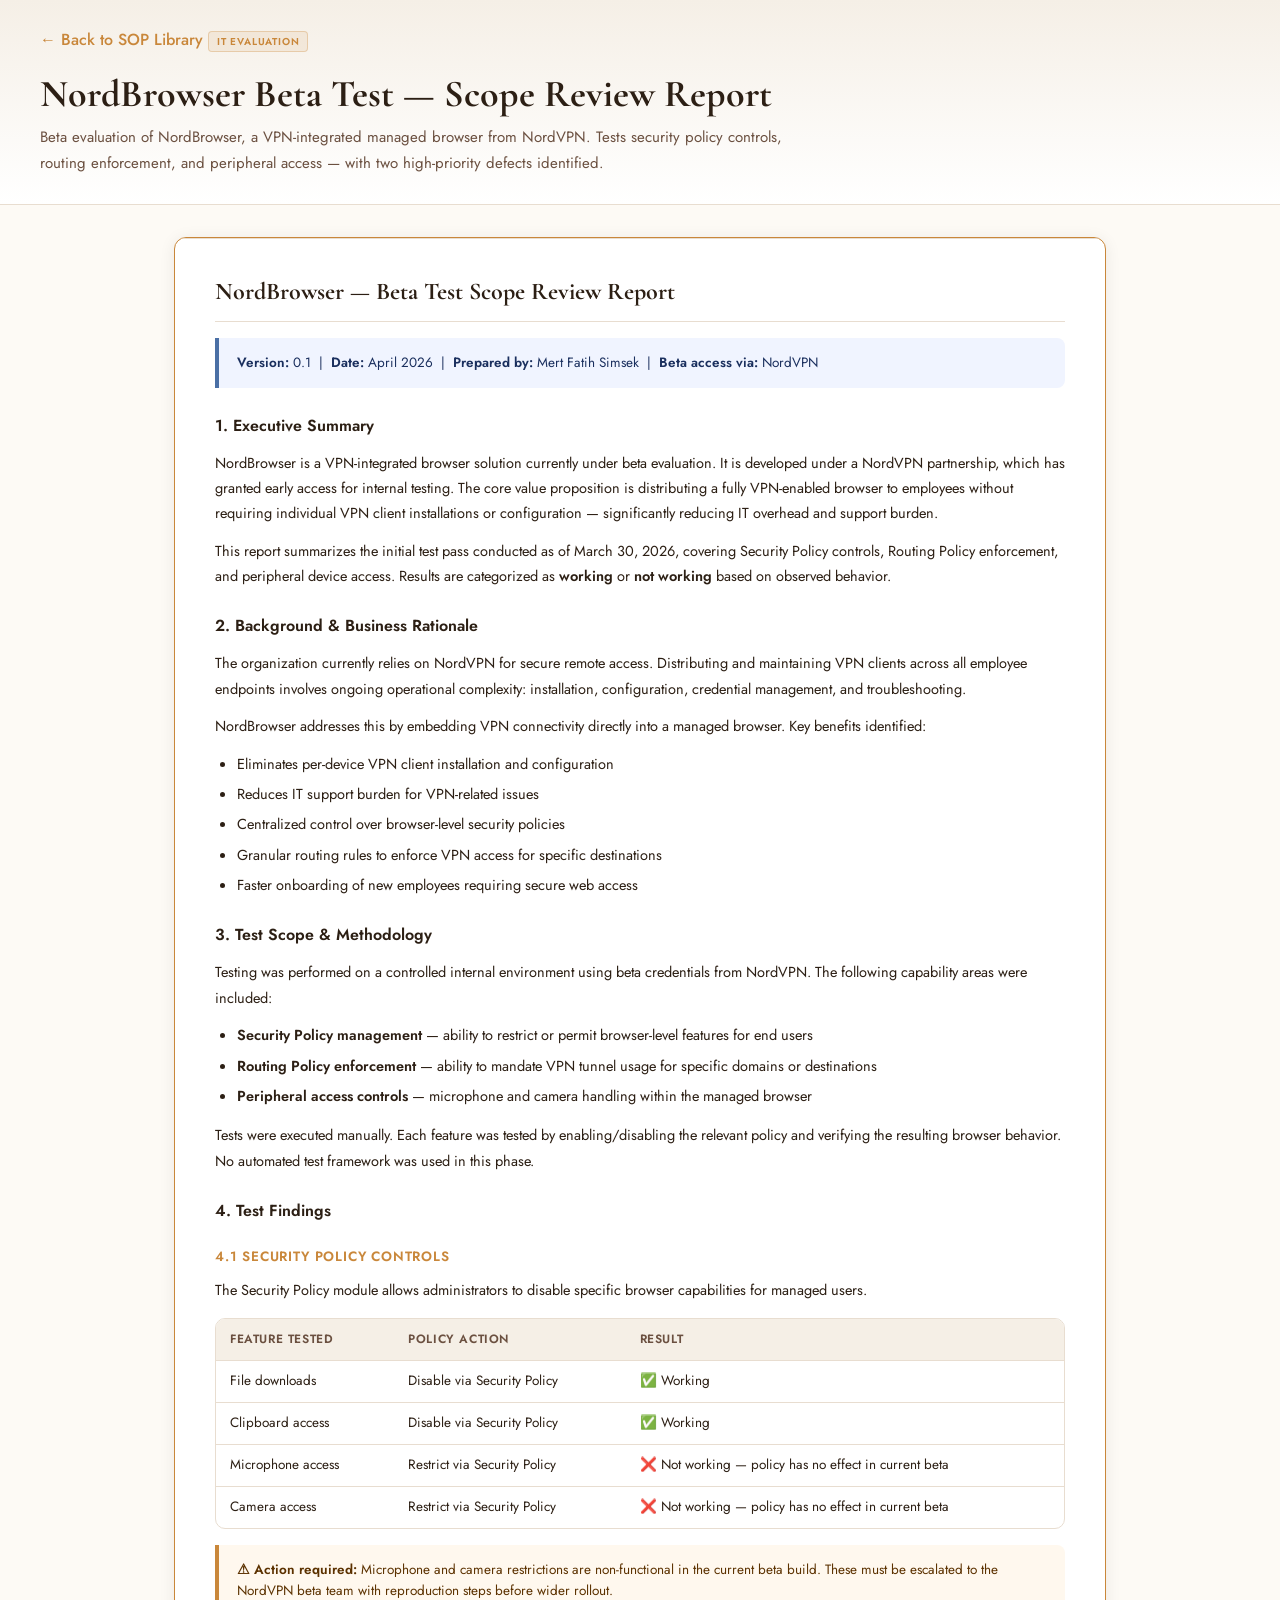
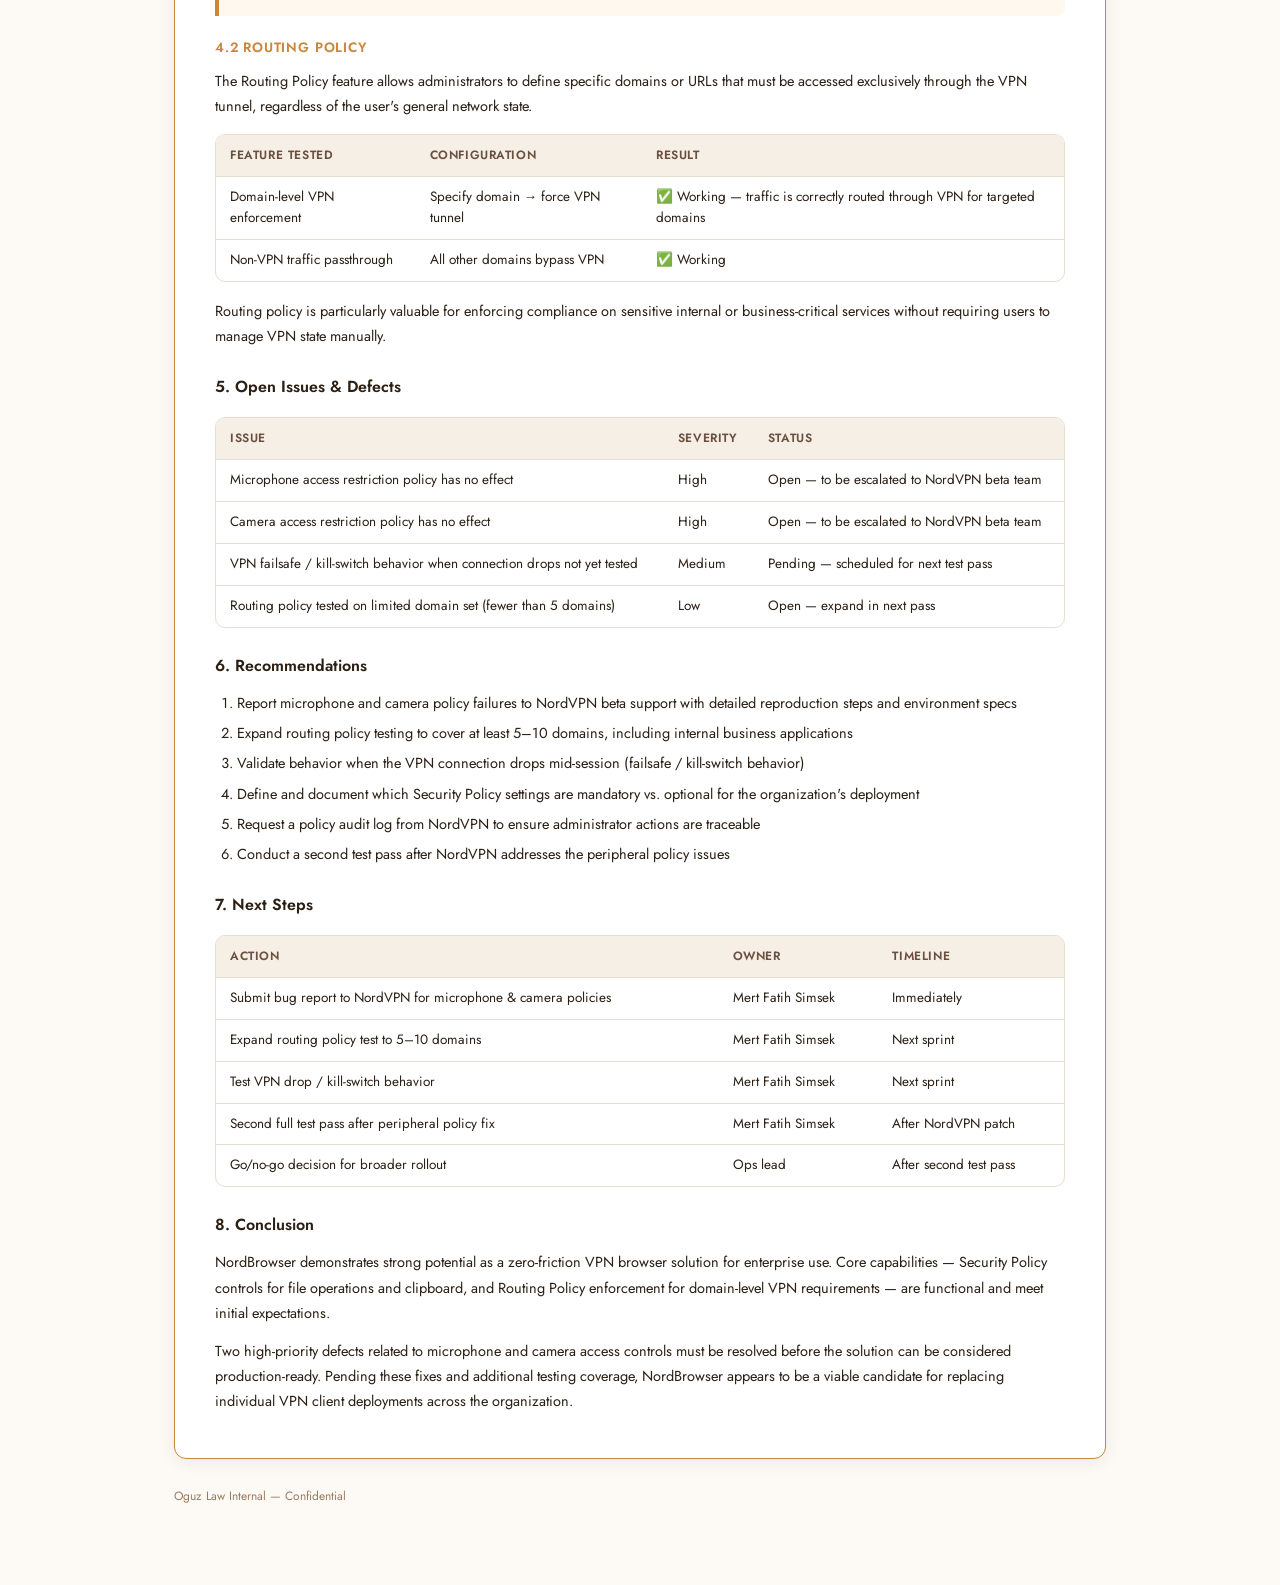
<file: nordbrowser.html>
<!DOCTYPE html>
<html lang="en">
<head>
<meta charset="UTF-8">
<meta name="viewport" content="width=device-width, initial-scale=1.0">
<title>NordBrowser Beta Test — Scope Review Report | Oguz Law SOP Library</title>
<link rel="preconnect" href="https://fonts.googleapis.com">
<link href="https://fonts.googleapis.com/css2?family=Cormorant+Garamond:wght@400;500;600;700&family=Jost:wght@300;400;500;600&family=JetBrains+Mono:wght@400;500&display=swap" rel="stylesheet">
<link rel="stylesheet" href="assets/styles.css">
</head>
<body class="doc-page">
  <div class="hero">
    <div class="hero-inner">
      <a class="back-link" href="index.html">← Back to SOP Library</a>
      <div class="doc-badge">IT Evaluation</div>
      <h1 class="hero-title">NordBrowser Beta Test — Scope Review Report</h1>
      <p class="hero-sub">Beta evaluation of NordBrowser, a VPN-integrated managed browser from NordVPN. Tests security policy controls, routing enforcement, and peripheral access — with two high-priority defects identified.</p>
    </div>
  </div>
  <div class="page-wrap">
    <div class="doc-card expanded">
      <div class="doc-body"><h2>NordBrowser — Beta Test Scope Review Report</h2>
<div class="info-box">
<strong>Version:</strong> 0.1  |  <strong>Date:</strong> April 2026  |  <strong>Prepared by:</strong> Mert Fatih Simsek  |  <strong>Beta access via:</strong> NordVPN
</div>
<h3>1. Executive Summary</h3>
<p>NordBrowser is a VPN-integrated browser solution currently under beta evaluation. It is developed under a NordVPN partnership, which has granted early access for internal testing. The core value proposition is distributing a fully VPN-enabled browser to employees without requiring individual VPN client installations or configuration — significantly reducing IT overhead and support burden.</p>
<p>This report summarizes the initial test pass conducted as of March 30, 2026, covering Security Policy controls, Routing Policy enforcement, and peripheral device access. Results are categorized as <strong>working</strong> or <strong>not working</strong> based on observed behavior.</p>
<h3>2. Background &amp; Business Rationale</h3>
<p>The organization currently relies on NordVPN for secure remote access. Distributing and maintaining VPN clients across all employee endpoints involves ongoing operational complexity: installation, configuration, credential management, and troubleshooting.</p>
<p>NordBrowser addresses this by embedding VPN connectivity directly into a managed browser. Key benefits identified:</p>
<ul>
<li>Eliminates per-device VPN client installation and configuration</li>
<li>Reduces IT support burden for VPN-related issues</li>
<li>Centralized control over browser-level security policies</li>
<li>Granular routing rules to enforce VPN access for specific destinations</li>
<li>Faster onboarding of new employees requiring secure web access</li>
</ul>
<h3>3. Test Scope &amp; Methodology</h3>
<p>Testing was performed on a controlled internal environment using beta credentials from NordVPN. The following capability areas were included:</p>
<ul>
<li><strong>Security Policy management</strong> — ability to restrict or permit browser-level features for end users</li>
<li><strong>Routing Policy enforcement</strong> — ability to mandate VPN tunnel usage for specific domains or destinations</li>
<li><strong>Peripheral access controls</strong> — microphone and camera handling within the managed browser</li>
</ul>
<p>Tests were executed manually. Each feature was tested by enabling/disabling the relevant policy and verifying the resulting browser behavior. No automated test framework was used in this phase.</p>
<h3>4. Test Findings</h3>
<h4>4.1 Security Policy Controls</h4>
<p>The Security Policy module allows administrators to disable specific browser capabilities for managed users.</p>
<div class="table-wrap"><table><thead><tr><th>Feature Tested</th><th>Policy Action</th><th>Result</th></tr></thead><tbody>
<tr><td>File downloads</td><td>Disable via Security Policy</td><td>✅ Working</td></tr>
<tr><td>Clipboard access</td><td>Disable via Security Policy</td><td>✅ Working</td></tr>
<tr><td>Microphone access</td><td>Restrict via Security Policy</td><td>❌ Not working — policy has no effect in current beta</td></tr>
<tr><td>Camera access</td><td>Restrict via Security Policy</td><td>❌ Not working — policy has no effect in current beta</td></tr>
</tbody></table></div>
<div class="warning-box"><strong>⚠ Action required:</strong> Microphone and camera restrictions are non-functional in the current beta build. These must be escalated to the NordVPN beta team with reproduction steps before wider rollout.</div>
<h4>4.2 Routing Policy</h4>
<p>The Routing Policy feature allows administrators to define specific domains or URLs that must be accessed exclusively through the VPN tunnel, regardless of the user's general network state.</p>
<div class="table-wrap"><table><thead><tr><th>Feature Tested</th><th>Configuration</th><th>Result</th></tr></thead><tbody>
<tr><td>Domain-level VPN enforcement</td><td>Specify domain → force VPN tunnel</td><td>✅ Working — traffic is correctly routed through VPN for targeted domains</td></tr>
<tr><td>Non-VPN traffic passthrough</td><td>All other domains bypass VPN</td><td>✅ Working</td></tr>
</tbody></table></div>
<p>Routing policy is particularly valuable for enforcing compliance on sensitive internal or business-critical services without requiring users to manage VPN state manually.</p>
<h3>5. Open Issues &amp; Defects</h3>
<div class="table-wrap"><table><thead><tr><th>Issue</th><th>Severity</th><th>Status</th></tr></thead><tbody>
<tr><td>Microphone access restriction policy has no effect</td><td>High</td><td>Open — to be escalated to NordVPN beta team</td></tr>
<tr><td>Camera access restriction policy has no effect</td><td>High</td><td>Open — to be escalated to NordVPN beta team</td></tr>
<tr><td>VPN failsafe / kill-switch behavior when connection drops not yet tested</td><td>Medium</td><td>Pending — scheduled for next test pass</td></tr>
<tr><td>Routing policy tested on limited domain set (fewer than 5 domains)</td><td>Low</td><td>Open — expand in next pass</td></tr>
</tbody></table></div>
<h3>6. Recommendations</h3>
<ol>
<li>Report microphone and camera policy failures to NordVPN beta support with detailed reproduction steps and environment specs</li>
<li>Expand routing policy testing to cover at least 5–10 domains, including internal business applications</li>
<li>Validate behavior when the VPN connection drops mid-session (failsafe / kill-switch behavior)</li>
<li>Define and document which Security Policy settings are mandatory vs. optional for the organization's deployment</li>
<li>Request a policy audit log from NordVPN to ensure administrator actions are traceable</li>
<li>Conduct a second test pass after NordVPN addresses the peripheral policy issues</li>
</ol>
<h3>7. Next Steps</h3>
<div class="table-wrap"><table><thead><tr><th>Action</th><th>Owner</th><th>Timeline</th></tr></thead><tbody>
<tr><td>Submit bug report to NordVPN for microphone &amp; camera policies</td><td>Mert Fatih Simsek</td><td>Immediately</td></tr>
<tr><td>Expand routing policy test to 5–10 domains</td><td>Mert Fatih Simsek</td><td>Next sprint</td></tr>
<tr><td>Test VPN drop / kill-switch behavior</td><td>Mert Fatih Simsek</td><td>Next sprint</td></tr>
<tr><td>Second full test pass after peripheral policy fix</td><td>Mert Fatih Simsek</td><td>After NordVPN patch</td></tr>
<tr><td>Go/no-go decision for broader rollout</td><td>Ops lead</td><td>After second test pass</td></tr>
</tbody></table></div>
<h3>8. Conclusion</h3>
<p>NordBrowser demonstrates strong potential as a zero-friction VPN browser solution for enterprise use. Core capabilities — Security Policy controls for file operations and clipboard, and Routing Policy enforcement for domain-level VPN requirements — are functional and meet initial expectations.</p>
<p>Two high-priority defects related to microphone and camera access controls must be resolved before the solution can be considered production-ready. Pending these fixes and additional testing coverage, NordBrowser appears to be a viable candidate for replacing individual VPN client deployments across the organization.</p>
</div>
    </div>
    <p class="footer-note">Oguz Law Internal — Confidential</p>
  </div>
</body>
</html>
</file>
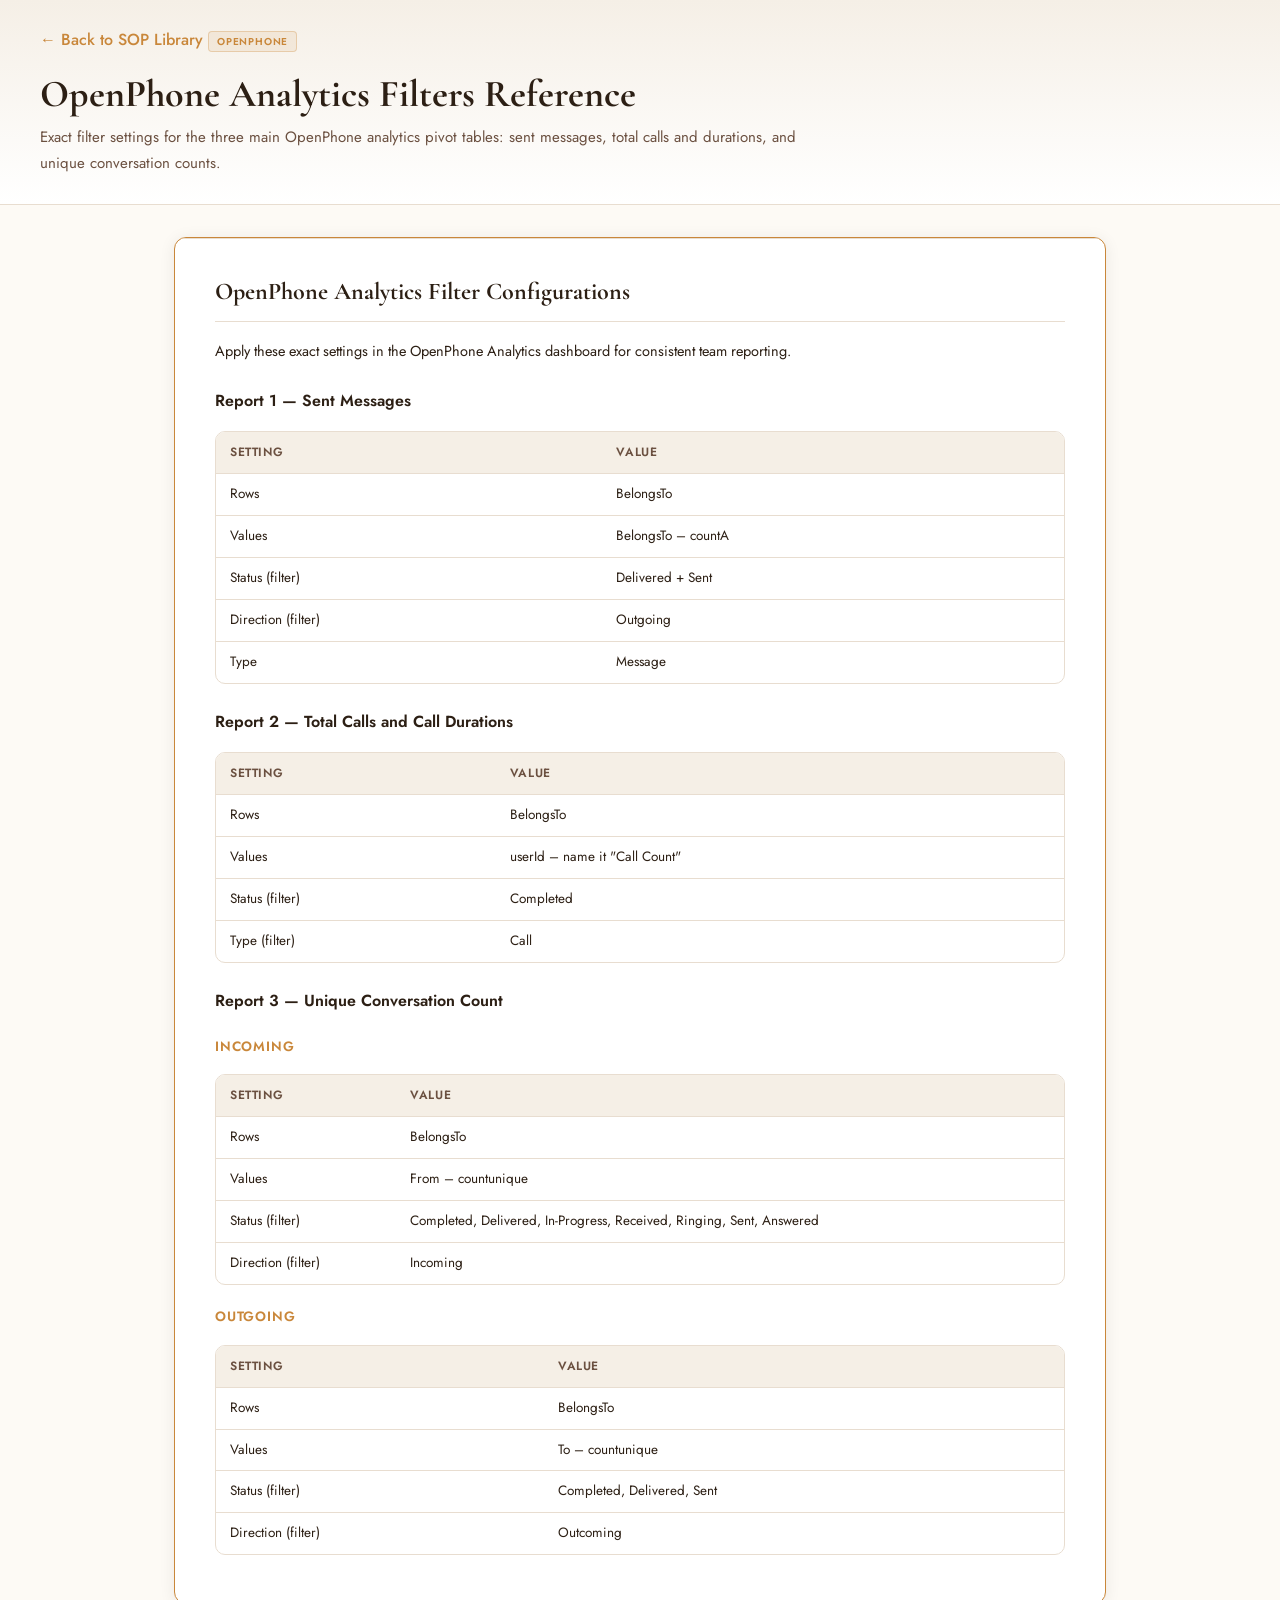
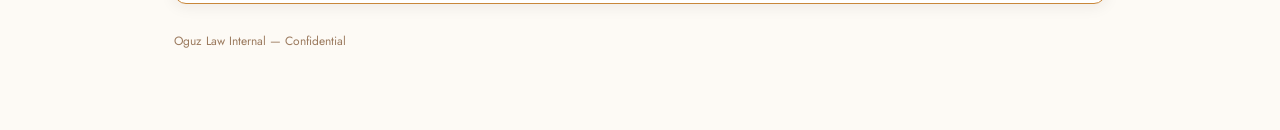
<file: openphone_filters.html>
<!DOCTYPE html>
<html lang="en">
<head>
<meta charset="UTF-8">
<meta name="viewport" content="width=device-width, initial-scale=1.0">
<title>OpenPhone Analytics Filters Reference | Oguz Law SOP Library</title>
<link rel="preconnect" href="https://fonts.googleapis.com">
<link href="https://fonts.googleapis.com/css2?family=Cormorant+Garamond:wght@400;500;600;700&family=Jost:wght@300;400;500;600&family=JetBrains+Mono:wght@400;500&display=swap" rel="stylesheet">
<link rel="stylesheet" href="assets/styles.css">
</head>
<body class="doc-page">
  <div class="hero">
    <div class="hero-inner">
      <a class="back-link" href="index.html">← Back to SOP Library</a>
      <div class="doc-badge">OpenPhone</div>
      <h1 class="hero-title">OpenPhone Analytics Filters Reference</h1>
      <p class="hero-sub">Exact filter settings for the three main OpenPhone analytics pivot tables: sent messages, total calls and durations, and unique conversation counts.</p>
    </div>
  </div>
  <div class="page-wrap">
    <div class="doc-card expanded">
      <div class="doc-body">
<h2>OpenPhone Analytics Filter Configurations</h2>
<p>Apply these exact settings in the OpenPhone Analytics dashboard for consistent team reporting.</p>
<h3>Report 1 — Sent Messages</h3>
<div class="table-wrap"><table><thead><tr><th>Setting</th><th>Value</th></tr></thead><tbody>
<tr><td>Rows</td><td>BelongsTo</td></tr>
<tr><td>Values</td><td>BelongsTo – countA</td></tr>
<tr><td>Status (filter)</td><td>Delivered + Sent</td></tr>
<tr><td>Direction (filter)</td><td>Outgoing</td></tr>
<tr><td>Type</td><td>Message</td></tr>
</tbody></table></div>
<h3>Report 2 — Total Calls and Call Durations</h3>
<div class="table-wrap"><table><thead><tr><th>Setting</th><th>Value</th></tr></thead><tbody>
<tr><td>Rows</td><td>BelongsTo</td></tr>
<tr><td>Values</td><td>userId – name it "Call Count"</td></tr>
<tr><td>Status (filter)</td><td>Completed</td></tr>
<tr><td>Type (filter)</td><td>Call</td></tr>
</tbody></table></div>
<h3>Report 3 — Unique Conversation Count</h3>
<h4>Incoming</h4>
<div class="table-wrap"><table><thead><tr><th>Setting</th><th>Value</th></tr></thead><tbody>
<tr><td>Rows</td><td>BelongsTo</td></tr>
<tr><td>Values</td><td>From – countunique</td></tr>
<tr><td>Status (filter)</td><td>Completed, Delivered, In-Progress, Received, Ringing, Sent, Answered</td></tr>
<tr><td>Direction (filter)</td><td>Incoming</td></tr>
</tbody></table></div>
<h4>Outgoing</h4>
<div class="table-wrap"><table><thead><tr><th>Setting</th><th>Value</th></tr></thead><tbody>
<tr><td>Rows</td><td>BelongsTo</td></tr>
<tr><td>Values</td><td>To – countunique</td></tr>
<tr><td>Status (filter)</td><td>Completed, Delivered, Sent</td></tr>
<tr><td>Direction (filter)</td><td>Outcoming</td></tr>
</tbody></table></div>
</div>
    </div>
    <p class="footer-note">Oguz Law Internal — Confidential</p>
  </div>
</body>
</html>
</file>
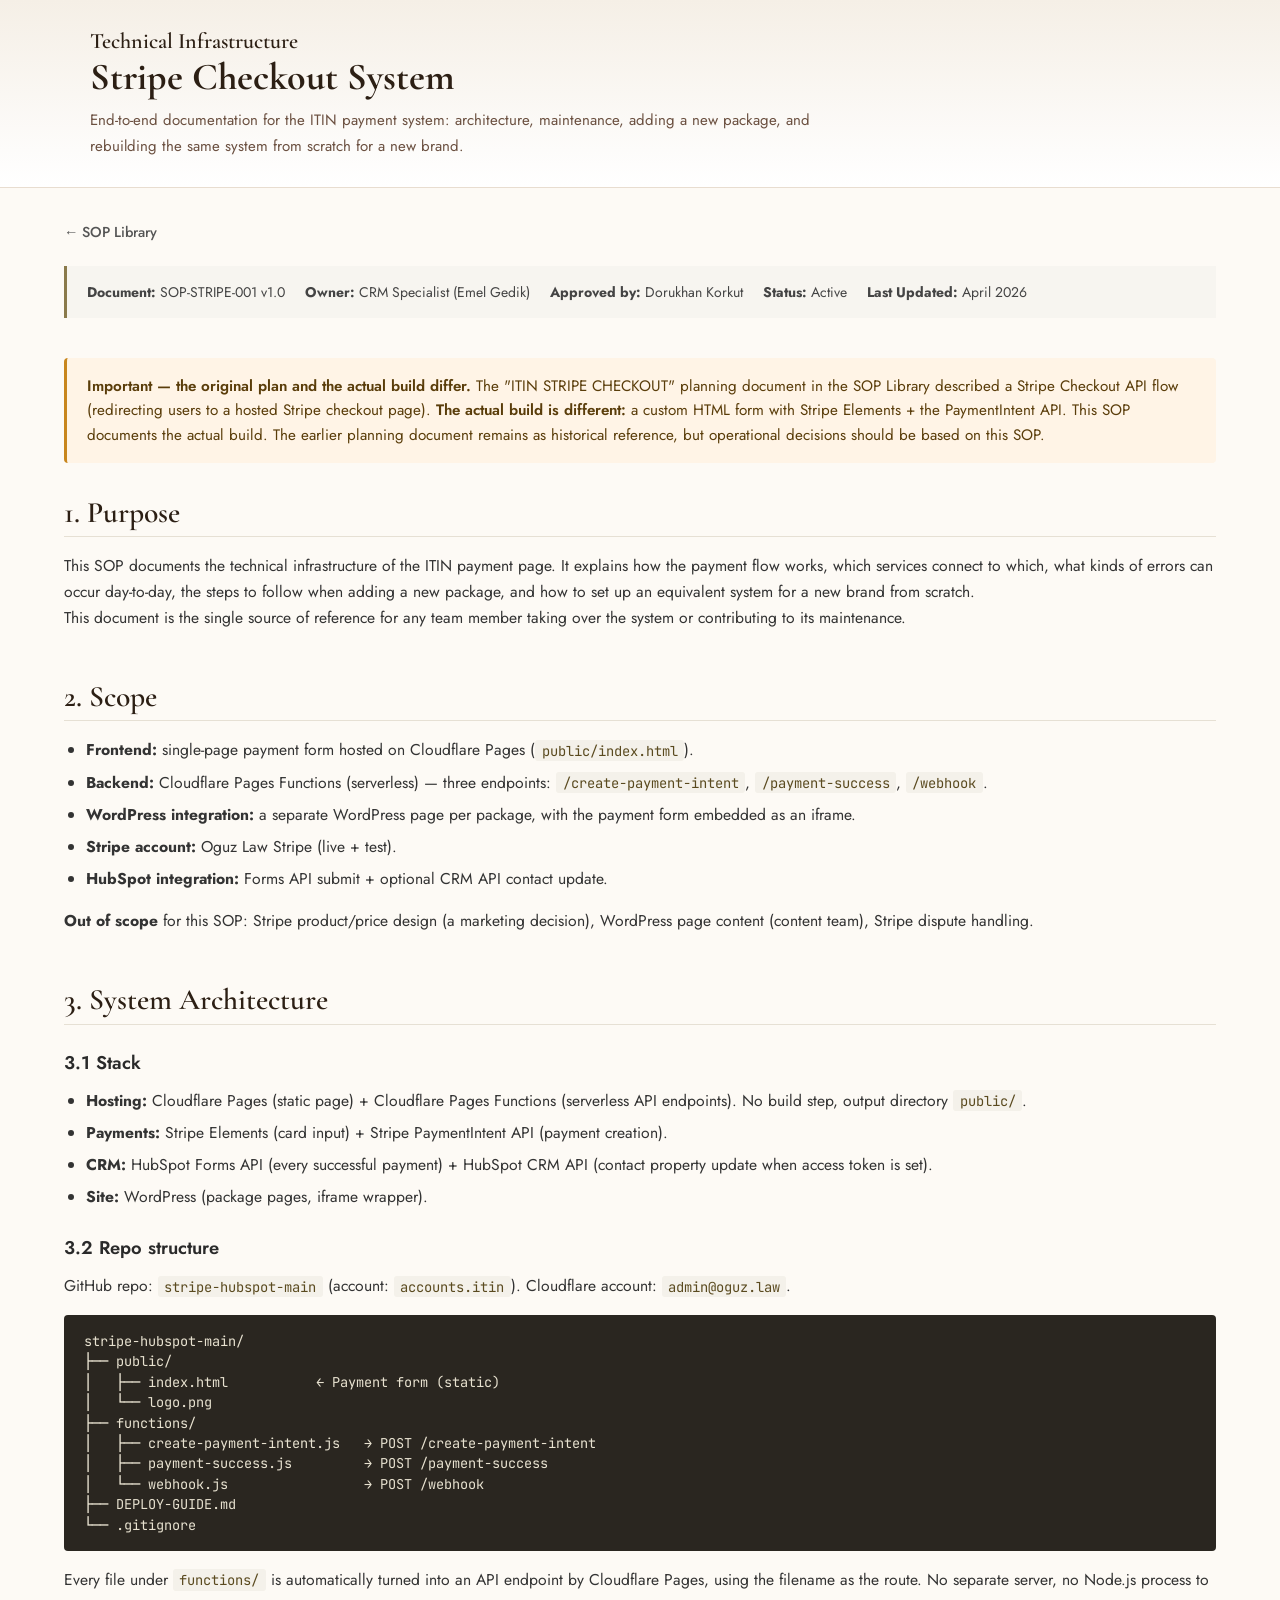
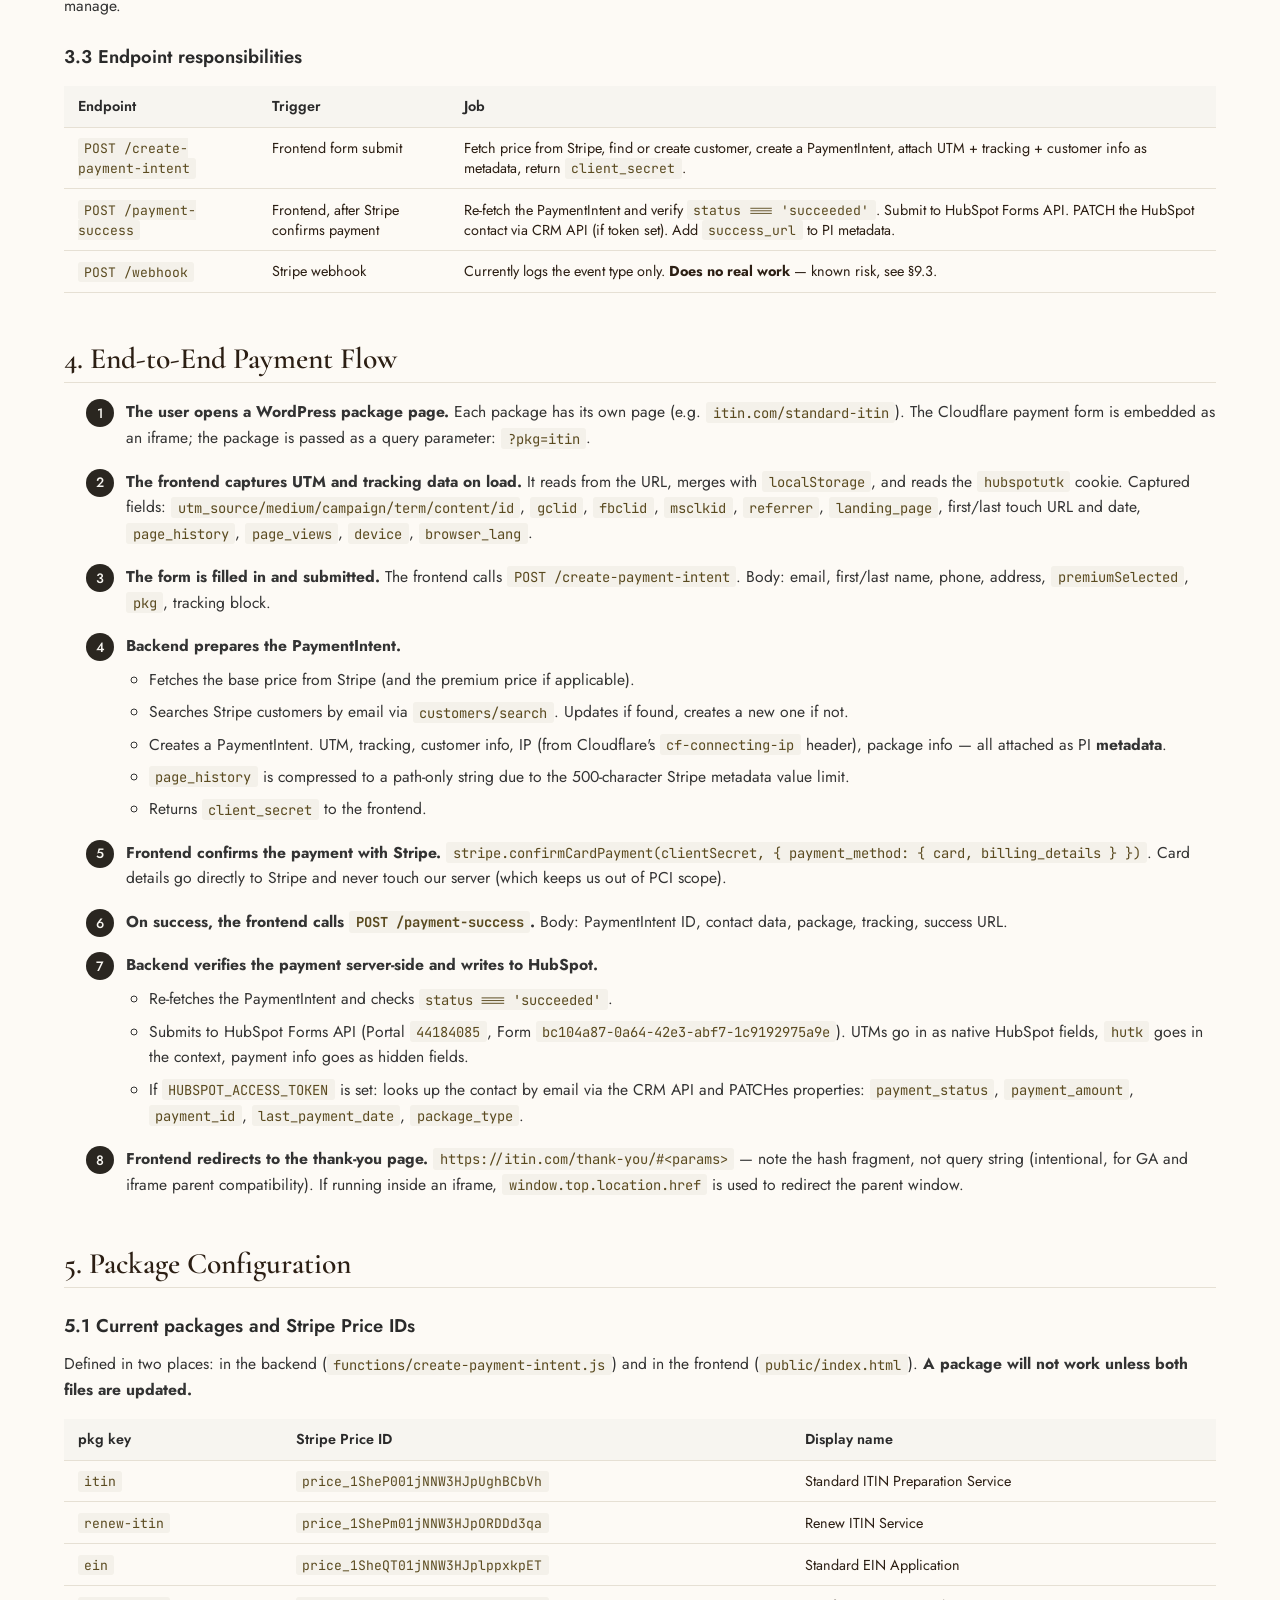
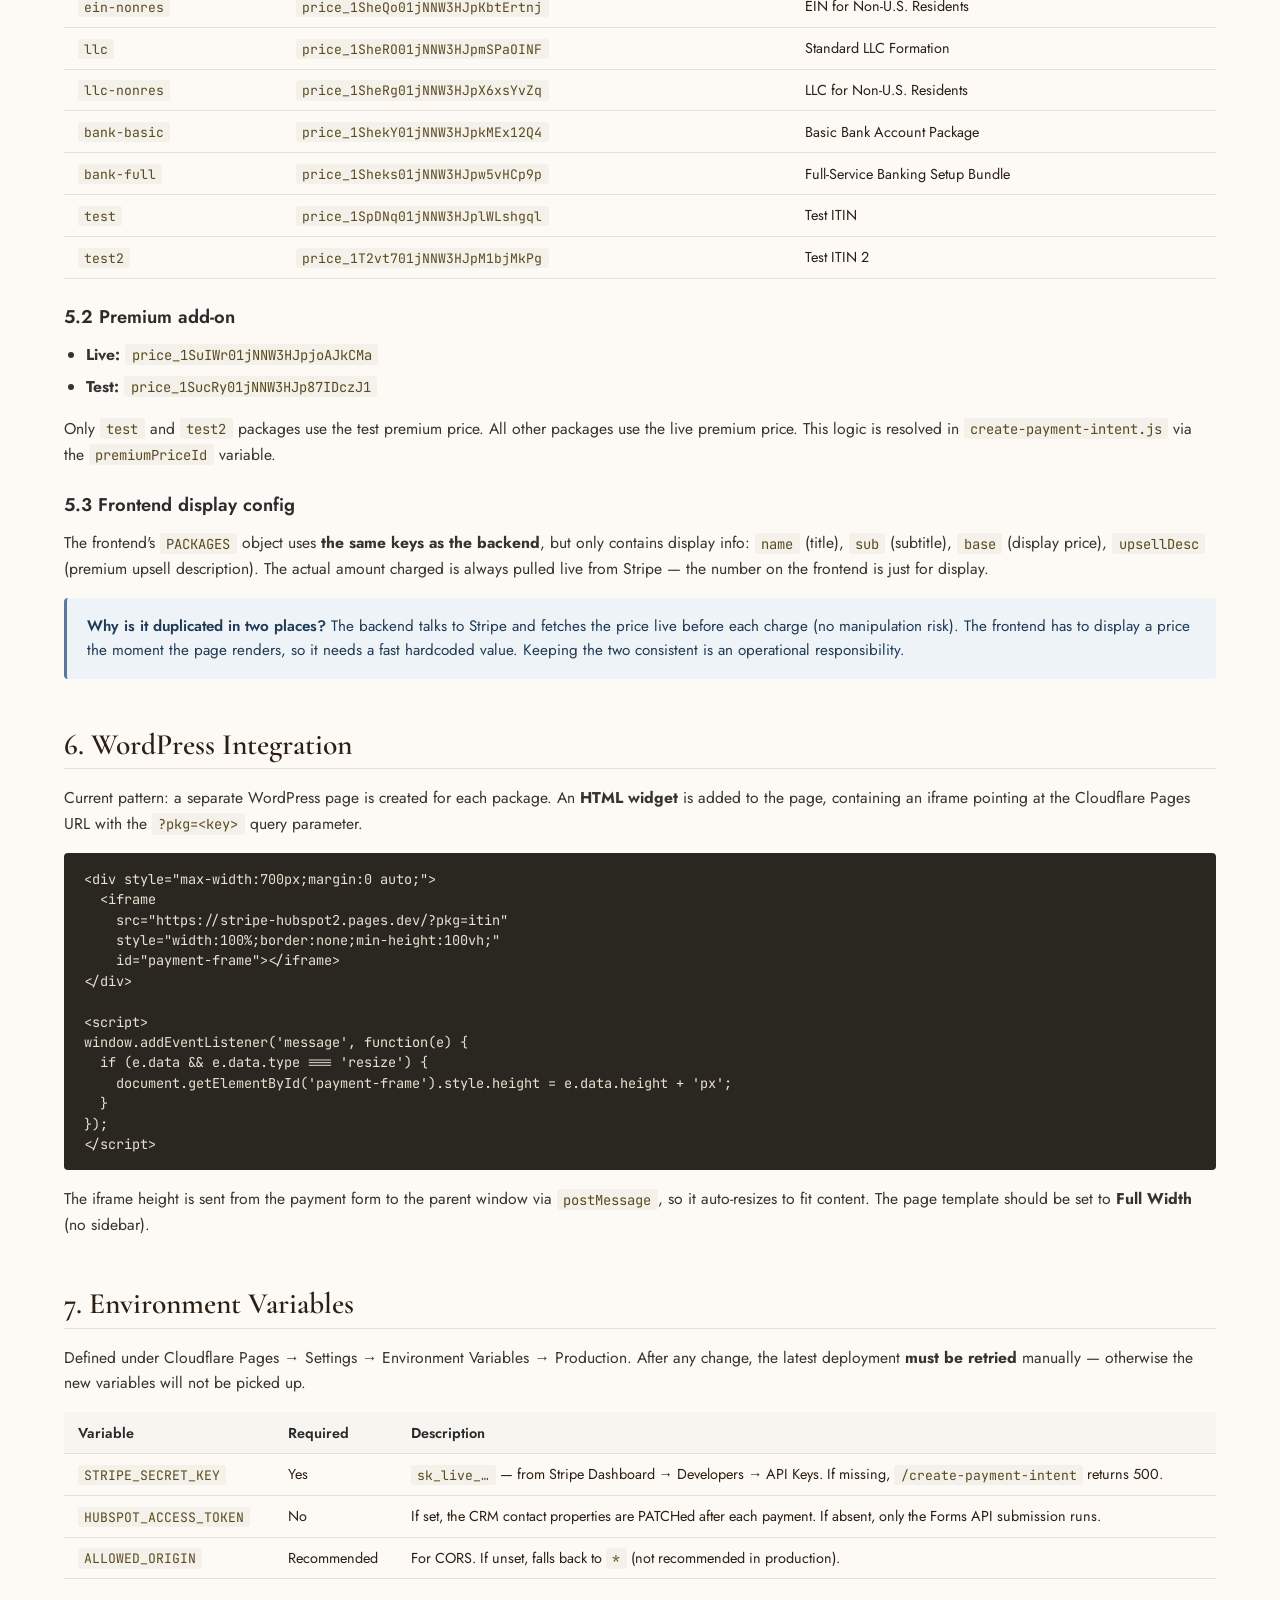
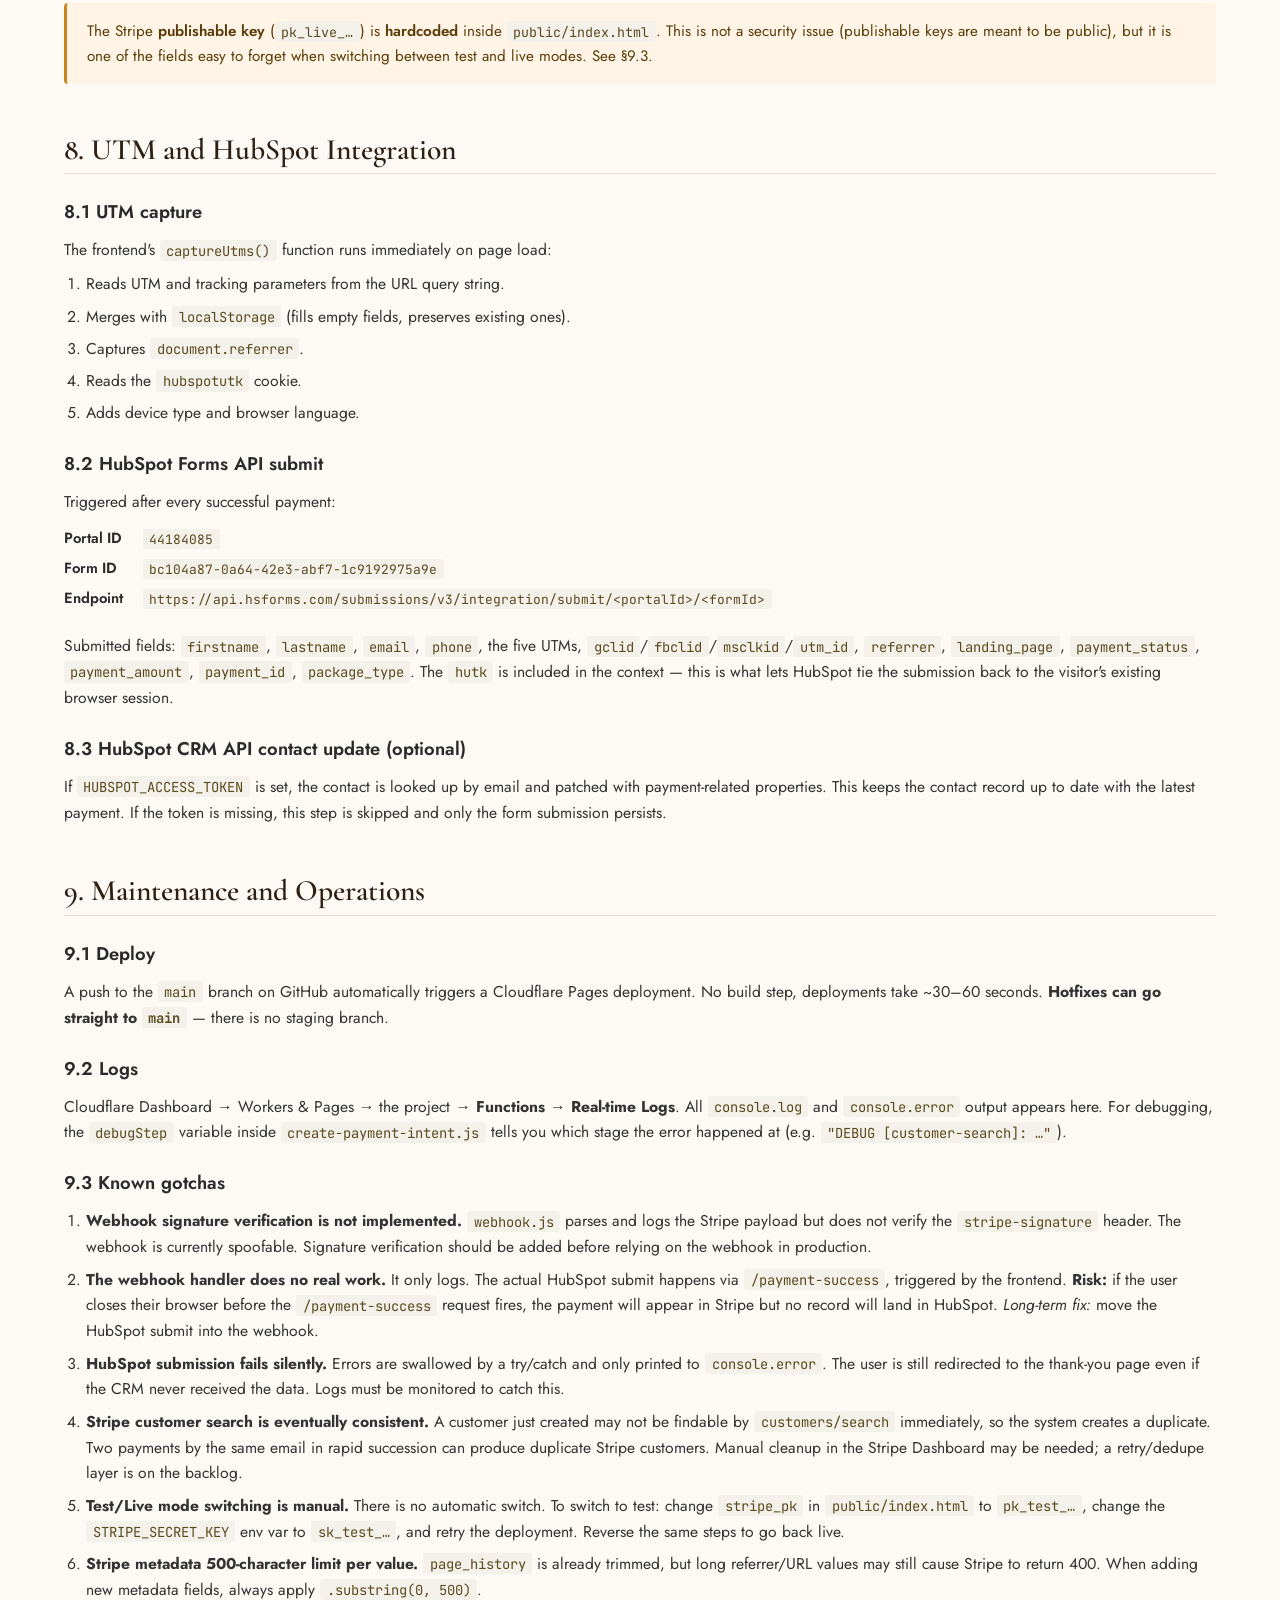
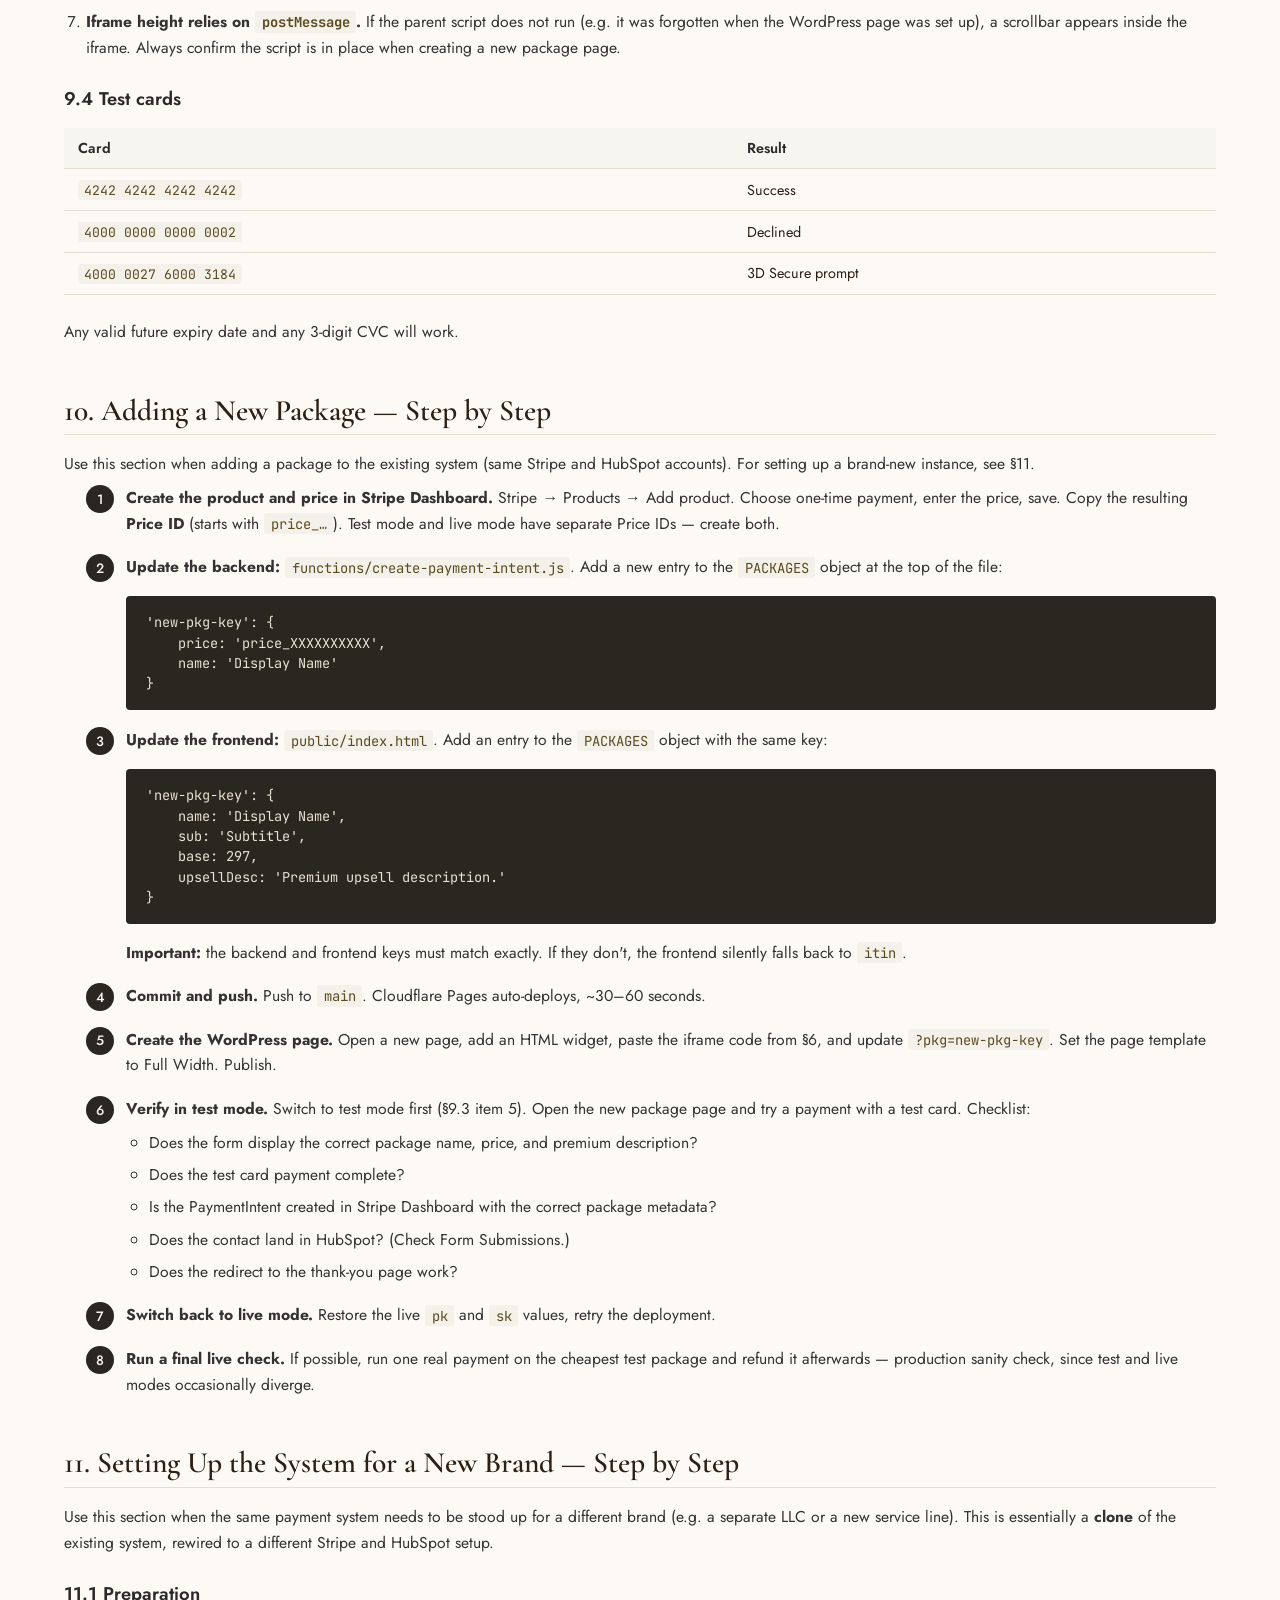
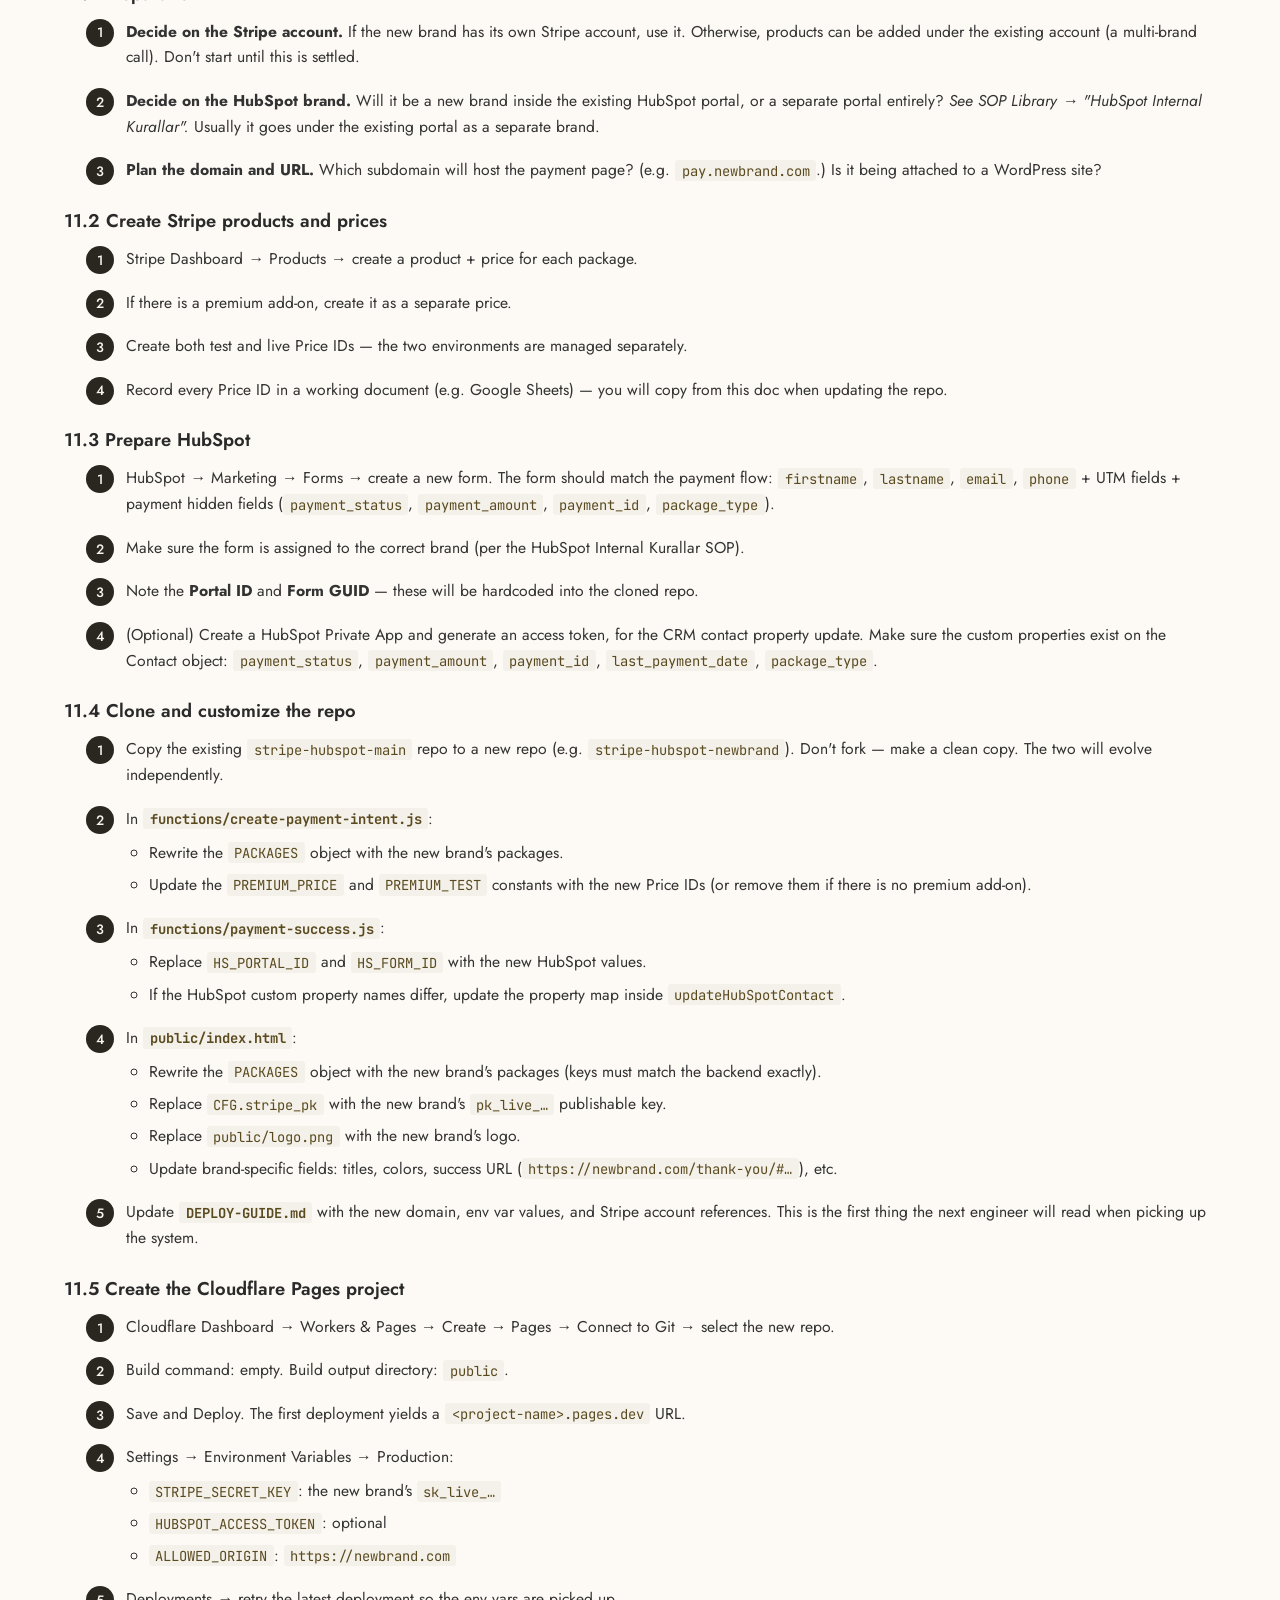
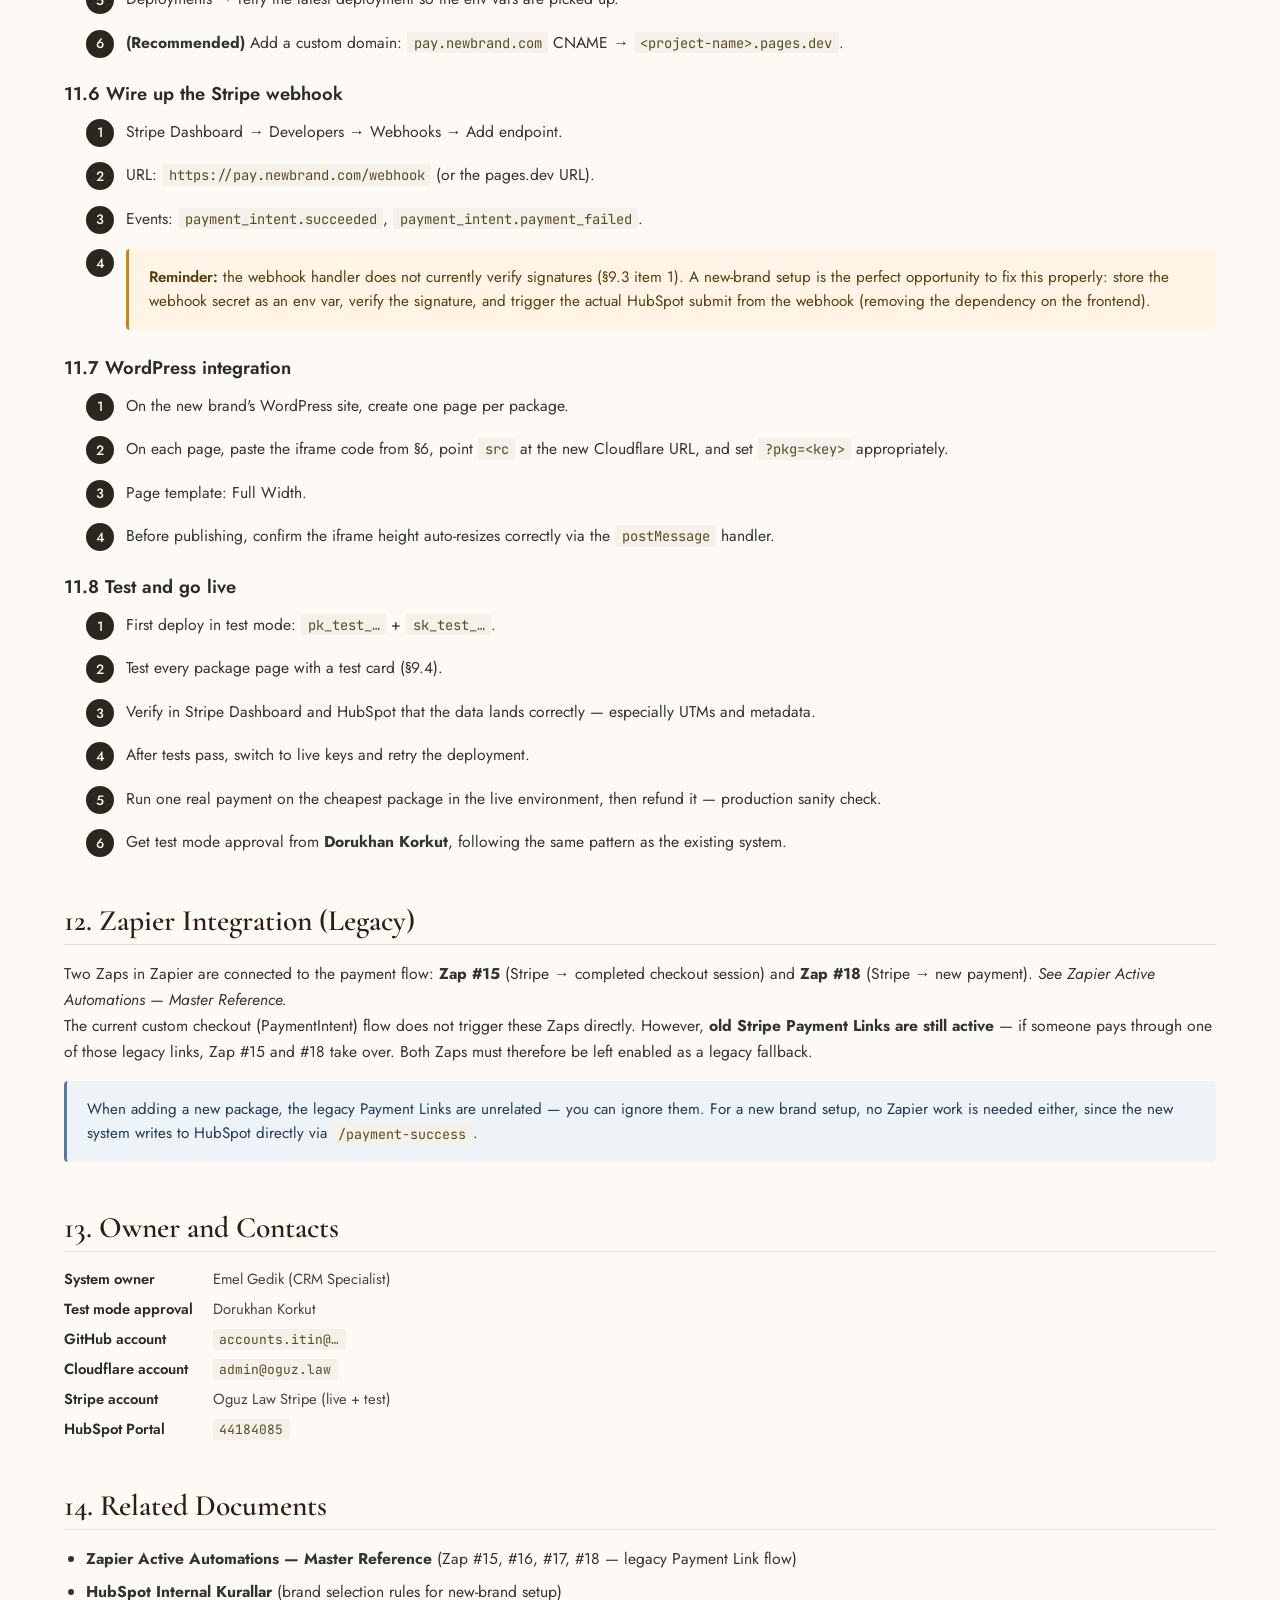
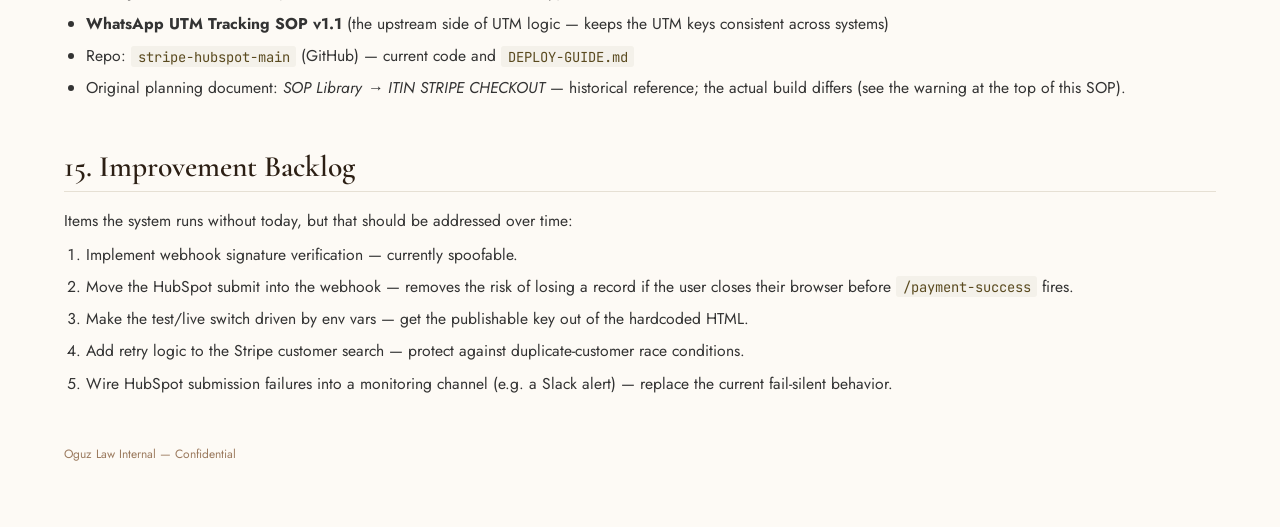
<file: stripe_checkout.html>
<!DOCTYPE html>
<html lang="en">
<head>
<meta charset="UTF-8">
<meta name="viewport" content="width=device-width, initial-scale=1.0">
<title>Stripe Checkout System — Oguz Law SOP Library</title>
<link rel="preconnect" href="https://fonts.googleapis.com">
<link href="https://fonts.googleapis.com/css2?family=Cormorant+Garamond:wght@400;500;600;700&family=Jost:wght@300;400;500;600&family=JetBrains+Mono:wght@400;500&display=swap" rel="stylesheet">
<link rel="stylesheet" href="assets/styles.css">
<style>
/* Layout reset — force hero and main to stack full-width, prevent any side-by-side split */
body.site-home { display: block; }
.hero { display: block; width: 100%; float: none; position: static; }
.hero-inner { max-width: 1100px; margin: 0 auto; }
.main { display: block; width: 100%; float: none; }
.content-area { max-width: 1100px; margin: 0 auto; padding: 2rem 1.5rem 4rem 1.5rem; }

/* SOP-specific fallback styles — used only if not defined in global styles.css */
.back-link { display: inline-block; margin-bottom: 1.5rem; font-family: 'Jost', sans-serif; font-size: 0.9rem; color: #555; text-decoration: none; }
.back-link:hover { color: #000; }

.doc-meta-bar { display: flex; flex-wrap: wrap; gap: 1.25rem; padding: 1rem 1.25rem; background: #f7f5f0; border-left: 3px solid #8a7a4b; margin: 0 0 2.5rem 0; font-family: 'Jost', sans-serif; font-size: 0.875rem; color: #444; }
.doc-meta-bar span { display: inline-block; }

.sop-section { margin-bottom: 3rem; }
.sop-section h2 { font-family: 'Cormorant Garamond', serif; font-weight: 600; font-size: 1.85rem; margin: 2rem 0 1rem 0; padding-bottom: 0.4rem; border-bottom: 1px solid #e6e0d4; }
.sop-section h3 { font-family: 'Jost', sans-serif; font-weight: 600; font-size: 1.15rem; margin: 1.5rem 0 0.75rem 0; color: #2a2a2a; }
.sop-section p, .sop-section li { font-family: 'Jost', sans-serif; font-size: 0.98rem; line-height: 1.65; color: #333; }
.sop-section ul, .sop-section ol { padding-left: 1.4rem; margin: 0.5rem 0 1rem 0; }
.sop-section li { margin-bottom: 0.4rem; }

.sop-section table { width: 100%; border-collapse: collapse; margin: 1rem 0 1.5rem 0; font-family: 'Jost', sans-serif; font-size: 0.9rem; }
.sop-section th, .sop-section td { padding: 0.65rem 0.85rem; text-align: left; border-bottom: 1px solid #e6e0d4; vertical-align: top; }
.sop-section th { background: #f7f5f0; font-weight: 600; color: #2a2a2a; }
.sop-section td code { font-size: 0.82rem; }

code { font-family: 'JetBrains Mono', monospace; font-size: 0.88em; background: #f4f1ea; padding: 0.1rem 0.4rem; border-radius: 3px; color: #5a4a1f; }
pre { font-family: 'JetBrains Mono', monospace; font-size: 0.85rem; background: #2a2620; color: #e8e2d0; padding: 1rem 1.25rem; border-radius: 4px; overflow-x: auto; line-height: 1.5; margin: 1rem 0; }
pre code { background: transparent; color: inherit; padding: 0; font-size: inherit; }

.callout { padding: 1rem 1.25rem; border-radius: 4px; margin: 1rem 0; font-family: 'Jost', sans-serif; font-size: 0.95rem; line-height: 1.6; }
.callout-warn { background: #fff4e6; border-left: 3px solid #c8861d; color: #5a3d0a; }
.callout-info { background: #eef3f7; border-left: 3px solid #5a7a9b; color: #1f3a55; }
.callout-danger { background: #fbeded; border-left: 3px solid #b54848; color: #5e1f1f; }
.callout strong { font-weight: 600; }

.step-list { counter-reset: step; padding-left: 0; list-style: none; }
.step-list > li { counter-increment: step; padding-left: 2.5rem; position: relative; margin-bottom: 1.1rem; }
.step-list > li::before { content: counter(step); position: absolute; left: 0; top: 0; width: 1.75rem; height: 1.75rem; background: #2a2620; color: #f7f5f0; border-radius: 50%; display: flex; align-items: center; justify-content: center; font-family: 'Jost', sans-serif; font-size: 0.85rem; font-weight: 500; }

.kv-grid { display: grid; grid-template-columns: max-content 1fr; gap: 0.5rem 1.25rem; margin: 0.75rem 0 1.5rem 0; font-family: 'Jost', sans-serif; font-size: 0.92rem; }
.kv-grid dt { font-weight: 600; color: #2a2a2a; }
.kv-grid dd { margin: 0; color: #444; }
</style>
</head>
<body class="site-home">
<div class="hero">
  <div class="hero-inner">
    <div class="main-header-title">Technical Infrastructure</div>
    <h1 class="hero-title">Stripe Checkout System</h1>
    <p class="hero-sub">End-to-end documentation for the ITIN payment system: architecture, maintenance, adding a new package, and rebuilding the same system from scratch for a new brand.</p>
  </div>
</div>

<main class="main">
  <div class="content-area">

    <a href="index.html" class="back-link">← SOP Library</a>

    <div class="doc-meta-bar">
      <span><strong>Document:</strong> SOP-STRIPE-001 v1.0</span>
      <span><strong>Owner:</strong> CRM Specialist (Emel Gedik)</span>
      <span><strong>Approved by:</strong> Dorukhan Korkut</span>
      <span><strong>Status:</strong> Active</span>
      <span><strong>Last Updated:</strong> April 2026</span>
    </div>

    <div class="callout callout-warn">
      <strong>Important — the original plan and the actual build differ.</strong> The "ITIN STRIPE CHECKOUT" planning document in the SOP Library described a Stripe Checkout API flow (redirecting users to a hosted Stripe checkout page). <strong>The actual build is different:</strong> a custom HTML form with Stripe Elements + the PaymentIntent API. This SOP documents the actual build. The earlier planning document remains as historical reference, but operational decisions should be based on this SOP.
    </div>

    <section class="sop-section">
      <h2>1. Purpose</h2>
      <p>This SOP documents the technical infrastructure of the ITIN payment page. It explains how the payment flow works, which services connect to which, what kinds of errors can occur day-to-day, the steps to follow when adding a new package, and how to set up an equivalent system for a new brand from scratch.</p>
      <p>This document is the single source of reference for any team member taking over the system or contributing to its maintenance.</p>
    </section>

    <section class="sop-section">
      <h2>2. Scope</h2>
      <ul>
        <li><strong>Frontend:</strong> single-page payment form hosted on Cloudflare Pages (<code>public/index.html</code>).</li>
        <li><strong>Backend:</strong> Cloudflare Pages Functions (serverless) — three endpoints: <code>/create-payment-intent</code>, <code>/payment-success</code>, <code>/webhook</code>.</li>
        <li><strong>WordPress integration:</strong> a separate WordPress page per package, with the payment form embedded as an iframe.</li>
        <li><strong>Stripe account:</strong> Oguz Law Stripe (live + test).</li>
        <li><strong>HubSpot integration:</strong> Forms API submit + optional CRM API contact update.</li>
      </ul>
      <p><strong>Out of scope</strong> for this SOP: Stripe product/price design (a marketing decision), WordPress page content (content team), Stripe dispute handling.</p>
    </section>

    <section class="sop-section">
      <h2>3. System Architecture</h2>

      <h3>3.1 Stack</h3>
      <ul>
        <li><strong>Hosting:</strong> Cloudflare Pages (static page) + Cloudflare Pages Functions (serverless API endpoints). No build step, output directory <code>public/</code>.</li>
        <li><strong>Payments:</strong> Stripe Elements (card input) + Stripe PaymentIntent API (payment creation).</li>
        <li><strong>CRM:</strong> HubSpot Forms API (every successful payment) + HubSpot CRM API (contact property update when access token is set).</li>
        <li><strong>Site:</strong> WordPress (package pages, iframe wrapper).</li>
      </ul>

      <h3>3.2 Repo structure</h3>
      <p>GitHub repo: <code>stripe-hubspot-main</code> (account: <code>accounts.itin</code>). Cloudflare account: <code>admin@oguz.law</code>.</p>
<pre><code>stripe-hubspot-main/
├── public/
│   ├── index.html           ← Payment form (static)
│   └── logo.png
├── functions/
│   ├── create-payment-intent.js   → POST /create-payment-intent
│   ├── payment-success.js         → POST /payment-success
│   └── webhook.js                 → POST /webhook
├── DEPLOY-GUIDE.md
└── .gitignore</code></pre>
      <p>Every file under <code>functions/</code> is automatically turned into an API endpoint by Cloudflare Pages, using the filename as the route. No separate server, no Node.js process to manage.</p>

      <h3>3.3 Endpoint responsibilities</h3>
      <table>
        <thead><tr><th>Endpoint</th><th>Trigger</th><th>Job</th></tr></thead>
        <tbody>
          <tr><td><code>POST /create-payment-intent</code></td><td>Frontend form submit</td><td>Fetch price from Stripe, find or create customer, create a PaymentIntent, attach UTM + tracking + customer info as metadata, return <code>client_secret</code>.</td></tr>
          <tr><td><code>POST /payment-success</code></td><td>Frontend, after Stripe confirms payment</td><td>Re-fetch the PaymentIntent and verify <code>status === 'succeeded'</code>. Submit to HubSpot Forms API. PATCH the HubSpot contact via CRM API (if token set). Add <code>success_url</code> to PI metadata.</td></tr>
          <tr><td><code>POST /webhook</code></td><td>Stripe webhook</td><td>Currently logs the event type only. <strong>Does no real work</strong> — known risk, see §9.3.</td></tr>
        </tbody>
      </table>
    </section>

    <section class="sop-section">
      <h2>4. End-to-End Payment Flow</h2>
      <ol class="step-list">
        <li><strong>The user opens a WordPress package page.</strong> Each package has its own page (e.g. <code>itin.com/standard-itin</code>). The Cloudflare payment form is embedded as an iframe; the package is passed as a query parameter: <code>?pkg=itin</code>.</li>
        <li><strong>The frontend captures UTM and tracking data on load.</strong> It reads from the URL, merges with <code>localStorage</code>, and reads the <code>hubspotutk</code> cookie. Captured fields: <code>utm_source/medium/campaign/term/content/id</code>, <code>gclid</code>, <code>fbclid</code>, <code>msclkid</code>, <code>referrer</code>, <code>landing_page</code>, first/last touch URL and date, <code>page_history</code>, <code>page_views</code>, <code>device</code>, <code>browser_lang</code>.</li>
        <li><strong>The form is filled in and submitted.</strong> The frontend calls <code>POST /create-payment-intent</code>. Body: email, first/last name, phone, address, <code>premiumSelected</code>, <code>pkg</code>, tracking block.</li>
        <li><strong>Backend prepares the PaymentIntent.</strong>
          <ul>
            <li>Fetches the base price from Stripe (and the premium price if applicable).</li>
            <li>Searches Stripe customers by email via <code>customers/search</code>. Updates if found, creates a new one if not.</li>
            <li>Creates a PaymentIntent. UTM, tracking, customer info, IP (from Cloudflare's <code>cf-connecting-ip</code> header), package info — all attached as PI <strong>metadata</strong>.</li>
            <li><code>page_history</code> is compressed to a path-only string due to the 500-character Stripe metadata value limit.</li>
            <li>Returns <code>client_secret</code> to the frontend.</li>
          </ul>
        </li>
        <li><strong>Frontend confirms the payment with Stripe.</strong> <code>stripe.confirmCardPayment(clientSecret, { payment_method: { card, billing_details } })</code>. Card details go directly to Stripe and never touch our server (which keeps us out of PCI scope).</li>
        <li><strong>On success, the frontend calls <code>POST /payment-success</code>.</strong> Body: PaymentIntent ID, contact data, package, tracking, success URL.</li>
        <li><strong>Backend verifies the payment server-side and writes to HubSpot.</strong>
          <ul>
            <li>Re-fetches the PaymentIntent and checks <code>status === 'succeeded'</code>.</li>
            <li>Submits to HubSpot Forms API (Portal <code>44184085</code>, Form <code>bc104a87-0a64-42e3-abf7-1c9192975a9e</code>). UTMs go in as native HubSpot fields, <code>hutk</code> goes in the context, payment info goes as hidden fields.</li>
            <li>If <code>HUBSPOT_ACCESS_TOKEN</code> is set: looks up the contact by email via the CRM API and PATCHes properties: <code>payment_status</code>, <code>payment_amount</code>, <code>payment_id</code>, <code>last_payment_date</code>, <code>package_type</code>.</li>
          </ul>
        </li>
        <li><strong>Frontend redirects to the thank-you page.</strong> <code>https://itin.com/thank-you/#&lt;params&gt;</code> — note the hash fragment, not query string (intentional, for GA and iframe parent compatibility). If running inside an iframe, <code>window.top.location.href</code> is used to redirect the parent window.</li>
      </ol>
    </section>

    <section class="sop-section">
      <h2>5. Package Configuration</h2>

      <h3>5.1 Current packages and Stripe Price IDs</h3>
      <p>Defined in two places: in the backend (<code>functions/create-payment-intent.js</code>) and in the frontend (<code>public/index.html</code>). <strong>A package will not work unless both files are updated.</strong></p>
      <table>
        <thead><tr><th>pkg key</th><th>Stripe Price ID</th><th>Display name</th></tr></thead>
        <tbody>
          <tr><td><code>itin</code></td><td><code>price_1SheP001jNNW3HJpUghBCbVh</code></td><td>Standard ITIN Preparation Service</td></tr>
          <tr><td><code>renew-itin</code></td><td><code>price_1ShePm01jNNW3HJpORDDd3qa</code></td><td>Renew ITIN Service</td></tr>
          <tr><td><code>ein</code></td><td><code>price_1SheQT01jNNW3HJplppxkpET</code></td><td>Standard EIN Application</td></tr>
          <tr><td><code>ein-nonres</code></td><td><code>price_1SheQo01jNNW3HJpKbtErtnj</code></td><td>EIN for Non-U.S. Residents</td></tr>
          <tr><td><code>llc</code></td><td><code>price_1SheRO01jNNW3HJpmSPaOINF</code></td><td>Standard LLC Formation</td></tr>
          <tr><td><code>llc-nonres</code></td><td><code>price_1SheRg01jNNW3HJpX6xsYvZq</code></td><td>LLC for Non-U.S. Residents</td></tr>
          <tr><td><code>bank-basic</code></td><td><code>price_1ShekY01jNNW3HJpkMEx12Q4</code></td><td>Basic Bank Account Package</td></tr>
          <tr><td><code>bank-full</code></td><td><code>price_1Sheks01jNNW3HJpw5vHCp9p</code></td><td>Full-Service Banking Setup Bundle</td></tr>
          <tr><td><code>test</code></td><td><code>price_1SpDNq01jNNW3HJplWLshgql</code></td><td>Test ITIN</td></tr>
          <tr><td><code>test2</code></td><td><code>price_1T2vt701jNNW3HJpM1bjMkPg</code></td><td>Test ITIN 2</td></tr>
        </tbody>
      </table>

      <h3>5.2 Premium add-on</h3>
      <ul>
        <li><strong>Live:</strong> <code>price_1SuIWr01jNNW3HJpjoAJkCMa</code></li>
        <li><strong>Test:</strong> <code>price_1SucRy01jNNW3HJp87IDczJ1</code></li>
      </ul>
      <p>Only <code>test</code> and <code>test2</code> packages use the test premium price. All other packages use the live premium price. This logic is resolved in <code>create-payment-intent.js</code> via the <code>premiumPriceId</code> variable.</p>

      <h3>5.3 Frontend display config</h3>
      <p>The frontend's <code>PACKAGES</code> object uses <strong>the same keys as the backend</strong>, but only contains display info: <code>name</code> (title), <code>sub</code> (subtitle), <code>base</code> (display price), <code>upsellDesc</code> (premium upsell description). The actual amount charged is always pulled live from Stripe — the number on the frontend is just for display.</p>

      <div class="callout callout-info">
        <strong>Why is it duplicated in two places?</strong> The backend talks to Stripe and fetches the price live before each charge (no manipulation risk). The frontend has to display a price the moment the page renders, so it needs a fast hardcoded value. Keeping the two consistent is an operational responsibility.
      </div>
    </section>

    <section class="sop-section">
      <h2>6. WordPress Integration</h2>
      <p>Current pattern: a separate WordPress page is created for each package. An <strong>HTML widget</strong> is added to the page, containing an iframe pointing at the Cloudflare Pages URL with the <code>?pkg=&lt;key&gt;</code> query parameter.</p>
<pre><code>&lt;div style="max-width:700px;margin:0 auto;"&gt;
  &lt;iframe
    src="https://stripe-hubspot2.pages.dev/?pkg=itin"
    style="width:100%;border:none;min-height:100vh;"
    id="payment-frame"&gt;&lt;/iframe&gt;
&lt;/div&gt;

&lt;script&gt;
window.addEventListener('message', function(e) {
  if (e.data &amp;&amp; e.data.type === 'resize') {
    document.getElementById('payment-frame').style.height = e.data.height + 'px';
  }
});
&lt;/script&gt;</code></pre>
      <p>The iframe height is sent from the payment form to the parent window via <code>postMessage</code>, so it auto-resizes to fit content. The page template should be set to <strong>Full Width</strong> (no sidebar).</p>
    </section>

    <section class="sop-section">
      <h2>7. Environment Variables</h2>
      <p>Defined under Cloudflare Pages → Settings → Environment Variables → Production. After any change, the latest deployment <strong>must be retried</strong> manually — otherwise the new variables will not be picked up.</p>
      <table>
        <thead><tr><th>Variable</th><th>Required</th><th>Description</th></tr></thead>
        <tbody>
          <tr><td><code>STRIPE_SECRET_KEY</code></td><td>Yes</td><td><code>sk_live_…</code> — from Stripe Dashboard → Developers → API Keys. If missing, <code>/create-payment-intent</code> returns 500.</td></tr>
          <tr><td><code>HUBSPOT_ACCESS_TOKEN</code></td><td>No</td><td>If set, the CRM contact properties are PATCHed after each payment. If absent, only the Forms API submission runs.</td></tr>
          <tr><td><code>ALLOWED_ORIGIN</code></td><td>Recommended</td><td>For CORS. If unset, falls back to <code>*</code> (not recommended in production).</td></tr>
        </tbody>
      </table>
      <div class="callout callout-warn">
        The Stripe <strong>publishable key</strong> (<code>pk_live_…</code>) is <strong>hardcoded</strong> inside <code>public/index.html</code>. This is not a security issue (publishable keys are meant to be public), but it is one of the fields easy to forget when switching between test and live modes. See §9.3.
      </div>
    </section>

    <section class="sop-section">
      <h2>8. UTM and HubSpot Integration</h2>

      <h3>8.1 UTM capture</h3>
      <p>The frontend's <code>captureUtms()</code> function runs immediately on page load:</p>
      <ol>
        <li>Reads UTM and tracking parameters from the URL query string.</li>
        <li>Merges with <code>localStorage</code> (fills empty fields, preserves existing ones).</li>
        <li>Captures <code>document.referrer</code>.</li>
        <li>Reads the <code>hubspotutk</code> cookie.</li>
        <li>Adds device type and browser language.</li>
      </ol>

      <h3>8.2 HubSpot Forms API submit</h3>
      <p>Triggered after every successful payment:</p>
      <div class="kv-grid">
        <dt>Portal ID</dt><dd><code>44184085</code></dd>
        <dt>Form ID</dt><dd><code>bc104a87-0a64-42e3-abf7-1c9192975a9e</code></dd>
        <dt>Endpoint</dt><dd><code>https://api.hsforms.com/submissions/v3/integration/submit/&lt;portalId&gt;/&lt;formId&gt;</code></dd>
      </div>
      <p>Submitted fields: <code>firstname</code>, <code>lastname</code>, <code>email</code>, <code>phone</code>, the five UTMs, <code>gclid</code>/<code>fbclid</code>/<code>msclkid</code>/<code>utm_id</code>, <code>referrer</code>, <code>landing_page</code>, <code>payment_status</code>, <code>payment_amount</code>, <code>payment_id</code>, <code>package_type</code>. The <code>hutk</code> is included in the context — this is what lets HubSpot tie the submission back to the visitor's existing browser session.</p>

      <h3>8.3 HubSpot CRM API contact update (optional)</h3>
      <p>If <code>HUBSPOT_ACCESS_TOKEN</code> is set, the contact is looked up by email and patched with payment-related properties. This keeps the contact record up to date with the latest payment. If the token is missing, this step is skipped and only the form submission persists.</p>
    </section>

    <section class="sop-section">
      <h2>9. Maintenance and Operations</h2>

      <h3>9.1 Deploy</h3>
      <p>A push to the <code>main</code> branch on GitHub automatically triggers a Cloudflare Pages deployment. No build step, deployments take ~30–60 seconds. <strong>Hotfixes can go straight to <code>main</code></strong> — there is no staging branch.</p>

      <h3>9.2 Logs</h3>
      <p>Cloudflare Dashboard → Workers &amp; Pages → the project → <strong>Functions → Real-time Logs</strong>. All <code>console.log</code> and <code>console.error</code> output appears here. For debugging, the <code>debugStep</code> variable inside <code>create-payment-intent.js</code> tells you which stage the error happened at (e.g. <code>"DEBUG [customer-search]: …"</code>).</p>

      <h3>9.3 Known gotchas</h3>
      <ol>
        <li><strong>Webhook signature verification is not implemented.</strong> <code>webhook.js</code> parses and logs the Stripe payload but does not verify the <code>stripe-signature</code> header. The webhook is currently spoofable. Signature verification should be added before relying on the webhook in production.</li>
        <li><strong>The webhook handler does no real work.</strong> It only logs. The actual HubSpot submit happens via <code>/payment-success</code>, triggered by the frontend. <strong>Risk:</strong> if the user closes their browser before the <code>/payment-success</code> request fires, the payment will appear in Stripe but no record will land in HubSpot. <em>Long-term fix:</em> move the HubSpot submit into the webhook.</li>
        <li><strong>HubSpot submission fails silently.</strong> Errors are swallowed by a try/catch and only printed to <code>console.error</code>. The user is still redirected to the thank-you page even if the CRM never received the data. Logs must be monitored to catch this.</li>
        <li><strong>Stripe customer search is eventually consistent.</strong> A customer just created may not be findable by <code>customers/search</code> immediately, so the system creates a duplicate. Two payments by the same email in rapid succession can produce duplicate Stripe customers. Manual cleanup in the Stripe Dashboard may be needed; a retry/dedupe layer is on the backlog.</li>
        <li><strong>Test/Live mode switching is manual.</strong> There is no automatic switch. To switch to test: change <code>stripe_pk</code> in <code>public/index.html</code> to <code>pk_test_…</code>, change the <code>STRIPE_SECRET_KEY</code> env var to <code>sk_test_…</code>, and retry the deployment. Reverse the same steps to go back live.</li>
        <li><strong>Stripe metadata 500-character limit per value.</strong> <code>page_history</code> is already trimmed, but long referrer/URL values may still cause Stripe to return 400. When adding new metadata fields, always apply <code>.substring(0, 500)</code>.</li>
        <li><strong>Iframe height relies on <code>postMessage</code>.</strong> If the parent script does not run (e.g. it was forgotten when the WordPress page was set up), a scrollbar appears inside the iframe. Always confirm the script is in place when creating a new package page.</li>
      </ol>

      <h3>9.4 Test cards</h3>
      <table>
        <thead><tr><th>Card</th><th>Result</th></tr></thead>
        <tbody>
          <tr><td><code>4242 4242 4242 4242</code></td><td>Success</td></tr>
          <tr><td><code>4000 0000 0000 0002</code></td><td>Declined</td></tr>
          <tr><td><code>4000 0027 6000 3184</code></td><td>3D Secure prompt</td></tr>
        </tbody>
      </table>
      <p>Any valid future expiry date and any 3-digit CVC will work.</p>
    </section>

    <section class="sop-section">
      <h2>10. Adding a New Package — Step by Step</h2>
      <p>Use this section when adding a package to the existing system (same Stripe and HubSpot accounts). For setting up a brand-new instance, see §11.</p>

      <ol class="step-list">
        <li><strong>Create the product and price in Stripe Dashboard.</strong> Stripe → Products → Add product. Choose one-time payment, enter the price, save. Copy the resulting <strong>Price ID</strong> (starts with <code>price_…</code>). Test mode and live mode have separate Price IDs — create both.</li>

        <li><strong>Update the backend:</strong> <code>functions/create-payment-intent.js</code>. Add a new entry to the <code>PACKAGES</code> object at the top of the file:
<pre><code>'new-pkg-key': {
    price: 'price_XXXXXXXXXX',
    name: 'Display Name'
}</code></pre>
        </li>

        <li><strong>Update the frontend:</strong> <code>public/index.html</code>. Add an entry to the <code>PACKAGES</code> object with the same key:
<pre><code>'new-pkg-key': {
    name: 'Display Name',
    sub: 'Subtitle',
    base: 297,
    upsellDesc: 'Premium upsell description.'
}</code></pre>
          <strong>Important:</strong> the backend and frontend keys must match exactly. If they don't, the frontend silently falls back to <code>itin</code>.
        </li>

        <li><strong>Commit and push.</strong> Push to <code>main</code>. Cloudflare Pages auto-deploys, ~30–60 seconds.</li>

        <li><strong>Create the WordPress page.</strong> Open a new page, add an HTML widget, paste the iframe code from §6, and update <code>?pkg=new-pkg-key</code>. Set the page template to Full Width. Publish.</li>

        <li><strong>Verify in test mode.</strong> Switch to test mode first (§9.3 item 5). Open the new package page and try a payment with a test card. Checklist:
          <ul>
            <li>Does the form display the correct package name, price, and premium description?</li>
            <li>Does the test card payment complete?</li>
            <li>Is the PaymentIntent created in Stripe Dashboard with the correct package metadata?</li>
            <li>Does the contact land in HubSpot? (Check Form Submissions.)</li>
            <li>Does the redirect to the thank-you page work?</li>
          </ul>
        </li>

        <li><strong>Switch back to live mode.</strong> Restore the live <code>pk</code> and <code>sk</code> values, retry the deployment.</li>

        <li><strong>Run a final live check.</strong> If possible, run one real payment on the cheapest test package and refund it afterwards — production sanity check, since test and live modes occasionally diverge.</li>
      </ol>
    </section>

    <section class="sop-section">
      <h2>11. Setting Up the System for a New Brand — Step by Step</h2>
      <p>Use this section when the same payment system needs to be stood up for a different brand (e.g. a separate LLC or a new service line). This is essentially a <strong>clone</strong> of the existing system, rewired to a different Stripe and HubSpot setup.</p>

      <h3>11.1 Preparation</h3>
      <ol class="step-list">
        <li><strong>Decide on the Stripe account.</strong> If the new brand has its own Stripe account, use it. Otherwise, products can be added under the existing account (a multi-brand call). Don't start until this is settled.</li>
        <li><strong>Decide on the HubSpot brand.</strong> Will it be a new brand inside the existing HubSpot portal, or a separate portal entirely? <em>See SOP Library → "HubSpot Internal Kurallar".</em> Usually it goes under the existing portal as a separate brand.</li>
        <li><strong>Plan the domain and URL.</strong> Which subdomain will host the payment page? (e.g. <code>pay.newbrand.com</code>.) Is it being attached to a WordPress site?</li>
      </ol>

      <h3>11.2 Create Stripe products and prices</h3>
      <ol class="step-list">
        <li>Stripe Dashboard → Products → create a product + price for each package.</li>
        <li>If there is a premium add-on, create it as a separate price.</li>
        <li>Create both test and live Price IDs — the two environments are managed separately.</li>
        <li>Record every Price ID in a working document (e.g. Google Sheets) — you will copy from this doc when updating the repo.</li>
      </ol>

      <h3>11.3 Prepare HubSpot</h3>
      <ol class="step-list">
        <li>HubSpot → Marketing → Forms → create a new form. The form should match the payment flow: <code>firstname</code>, <code>lastname</code>, <code>email</code>, <code>phone</code> + UTM fields + payment hidden fields (<code>payment_status</code>, <code>payment_amount</code>, <code>payment_id</code>, <code>package_type</code>).</li>
        <li>Make sure the form is assigned to the correct brand (per the HubSpot Internal Kurallar SOP).</li>
        <li>Note the <strong>Portal ID</strong> and <strong>Form GUID</strong> — these will be hardcoded into the cloned repo.</li>
        <li>(Optional) Create a HubSpot Private App and generate an access token, for the CRM contact property update. Make sure the custom properties exist on the Contact object: <code>payment_status</code>, <code>payment_amount</code>, <code>payment_id</code>, <code>last_payment_date</code>, <code>package_type</code>.</li>
      </ol>

      <h3>11.4 Clone and customize the repo</h3>
      <ol class="step-list">
        <li>Copy the existing <code>stripe-hubspot-main</code> repo to a new repo (e.g. <code>stripe-hubspot-newbrand</code>). Don't fork — make a clean copy. The two will evolve independently.</li>

        <li>In <strong><code>functions/create-payment-intent.js</code></strong>:
          <ul>
            <li>Rewrite the <code>PACKAGES</code> object with the new brand's packages.</li>
            <li>Update the <code>PREMIUM_PRICE</code> and <code>PREMIUM_TEST</code> constants with the new Price IDs (or remove them if there is no premium add-on).</li>
          </ul>
        </li>

        <li>In <strong><code>functions/payment-success.js</code></strong>:
          <ul>
            <li>Replace <code>HS_PORTAL_ID</code> and <code>HS_FORM_ID</code> with the new HubSpot values.</li>
            <li>If the HubSpot custom property names differ, update the property map inside <code>updateHubSpotContact</code>.</li>
          </ul>
        </li>

        <li>In <strong><code>public/index.html</code></strong>:
          <ul>
            <li>Rewrite the <code>PACKAGES</code> object with the new brand's packages (keys must match the backend exactly).</li>
            <li>Replace <code>CFG.stripe_pk</code> with the new brand's <code>pk_live_…</code> publishable key.</li>
            <li>Replace <code>public/logo.png</code> with the new brand's logo.</li>
            <li>Update brand-specific fields: titles, colors, success URL (<code>https://newbrand.com/thank-you/#…</code>), etc.</li>
          </ul>
        </li>

        <li>Update <strong><code>DEPLOY-GUIDE.md</code></strong> with the new domain, env var values, and Stripe account references. This is the first thing the next engineer will read when picking up the system.</li>
      </ol>

      <h3>11.5 Create the Cloudflare Pages project</h3>
      <ol class="step-list">
        <li>Cloudflare Dashboard → Workers &amp; Pages → Create → Pages → Connect to Git → select the new repo.</li>
        <li>Build command: empty. Build output directory: <code>public</code>.</li>
        <li>Save and Deploy. The first deployment yields a <code>&lt;project-name&gt;.pages.dev</code> URL.</li>
        <li>Settings → Environment Variables → Production:
          <ul>
            <li><code>STRIPE_SECRET_KEY</code>: the new brand's <code>sk_live_…</code></li>
            <li><code>HUBSPOT_ACCESS_TOKEN</code>: optional</li>
            <li><code>ALLOWED_ORIGIN</code>: <code>https://newbrand.com</code></li>
          </ul>
        </li>
        <li>Deployments → retry the latest deployment so the env vars are picked up.</li>
        <li><strong>(Recommended)</strong> Add a custom domain: <code>pay.newbrand.com</code> CNAME → <code>&lt;project-name&gt;.pages.dev</code>.</li>
      </ol>

      <h3>11.6 Wire up the Stripe webhook</h3>
      <ol class="step-list">
        <li>Stripe Dashboard → Developers → Webhooks → Add endpoint.</li>
        <li>URL: <code>https://pay.newbrand.com/webhook</code> (or the pages.dev URL).</li>
        <li>Events: <code>payment_intent.succeeded</code>, <code>payment_intent.payment_failed</code>.</li>
        <li><div class="callout callout-warn" style="margin: 0.5rem 0;"><strong>Reminder:</strong> the webhook handler does not currently verify signatures (§9.3 item 1). A new-brand setup is the perfect opportunity to fix this properly: store the webhook secret as an env var, verify the signature, and trigger the actual HubSpot submit from the webhook (removing the dependency on the frontend).</div></li>
      </ol>

      <h3>11.7 WordPress integration</h3>
      <ol class="step-list">
        <li>On the new brand's WordPress site, create one page per package.</li>
        <li>On each page, paste the iframe code from §6, point <code>src</code> at the new Cloudflare URL, and set <code>?pkg=&lt;key&gt;</code> appropriately.</li>
        <li>Page template: Full Width.</li>
        <li>Before publishing, confirm the iframe height auto-resizes correctly via the <code>postMessage</code> handler.</li>
      </ol>

      <h3>11.8 Test and go live</h3>
      <ol class="step-list">
        <li>First deploy in test mode: <code>pk_test_…</code> + <code>sk_test_…</code>.</li>
        <li>Test every package page with a test card (§9.4).</li>
        <li>Verify in Stripe Dashboard and HubSpot that the data lands correctly — especially UTMs and metadata.</li>
        <li>After tests pass, switch to live keys and retry the deployment.</li>
        <li>Run one real payment on the cheapest package in the live environment, then refund it — production sanity check.</li>
        <li>Get test mode approval from <strong>Dorukhan Korkut</strong>, following the same pattern as the existing system.</li>
      </ol>
    </section>

    <section class="sop-section">
      <h2>12. Zapier Integration (Legacy)</h2>
      <p>Two Zaps in Zapier are connected to the payment flow: <strong>Zap #15</strong> (Stripe → completed checkout session) and <strong>Zap #18</strong> (Stripe → new payment). <em>See Zapier Active Automations — Master Reference.</em></p>
      <p>The current custom checkout (PaymentIntent) flow does not trigger these Zaps directly. However, <strong>old Stripe Payment Links are still active</strong> — if someone pays through one of those legacy links, Zap #15 and #18 take over. Both Zaps must therefore be left enabled as a legacy fallback.</p>
      <div class="callout callout-info">
        When adding a new package, the legacy Payment Links are unrelated — you can ignore them. For a new brand setup, no Zapier work is needed either, since the new system writes to HubSpot directly via <code>/payment-success</code>.
      </div>
    </section>

    <section class="sop-section">
      <h2>13. Owner and Contacts</h2>
      <div class="kv-grid">
        <dt>System owner</dt><dd>Emel Gedik (CRM Specialist)</dd>
        <dt>Test mode approval</dt><dd>Dorukhan Korkut</dd>
        <dt>GitHub account</dt><dd><code>accounts.itin@…</code></dd>
        <dt>Cloudflare account</dt><dd><code>admin@oguz.law</code></dd>
        <dt>Stripe account</dt><dd>Oguz Law Stripe (live + test)</dd>
        <dt>HubSpot Portal</dt><dd><code>44184085</code></dd>
      </div>
    </section>

    <section class="sop-section">
      <h2>14. Related Documents</h2>
      <ul>
        <li><strong>Zapier Active Automations — Master Reference</strong> (Zap #15, #16, #17, #18 — legacy Payment Link flow)</li>
        <li><strong>HubSpot Internal Kurallar</strong> (brand selection rules for new-brand setup)</li>
        <li><strong>WhatsApp UTM Tracking SOP v1.1</strong> (the upstream side of UTM logic — keeps the UTM keys consistent across systems)</li>
        <li>Repo: <code>stripe-hubspot-main</code> (GitHub) — current code and <code>DEPLOY-GUIDE.md</code></li>
        <li>Original planning document: <em>SOP Library → ITIN STRIPE CHECKOUT</em> — historical reference; the actual build differs (see the warning at the top of this SOP).</li>
      </ul>
    </section>

    <section class="sop-section">
      <h2>15. Improvement Backlog</h2>
      <p>Items the system runs without today, but that should be addressed over time:</p>
      <ol>
        <li>Implement webhook signature verification — currently spoofable.</li>
        <li>Move the HubSpot submit into the webhook — removes the risk of losing a record if the user closes their browser before <code>/payment-success</code> fires.</li>
        <li>Make the test/live switch driven by env vars — get the publishable key out of the hardcoded HTML.</li>
        <li>Add retry logic to the Stripe customer search — protect against duplicate-customer race conditions.</li>
        <li>Wire HubSpot submission failures into a monitoring channel (e.g. a Slack alert) — replace the current fail-silent behavior.</li>
      </ol>
    </section>

    <p class="footer-note">Oguz Law Internal — Confidential</p>

  </div>
</main>
</body>
</html>
</file>
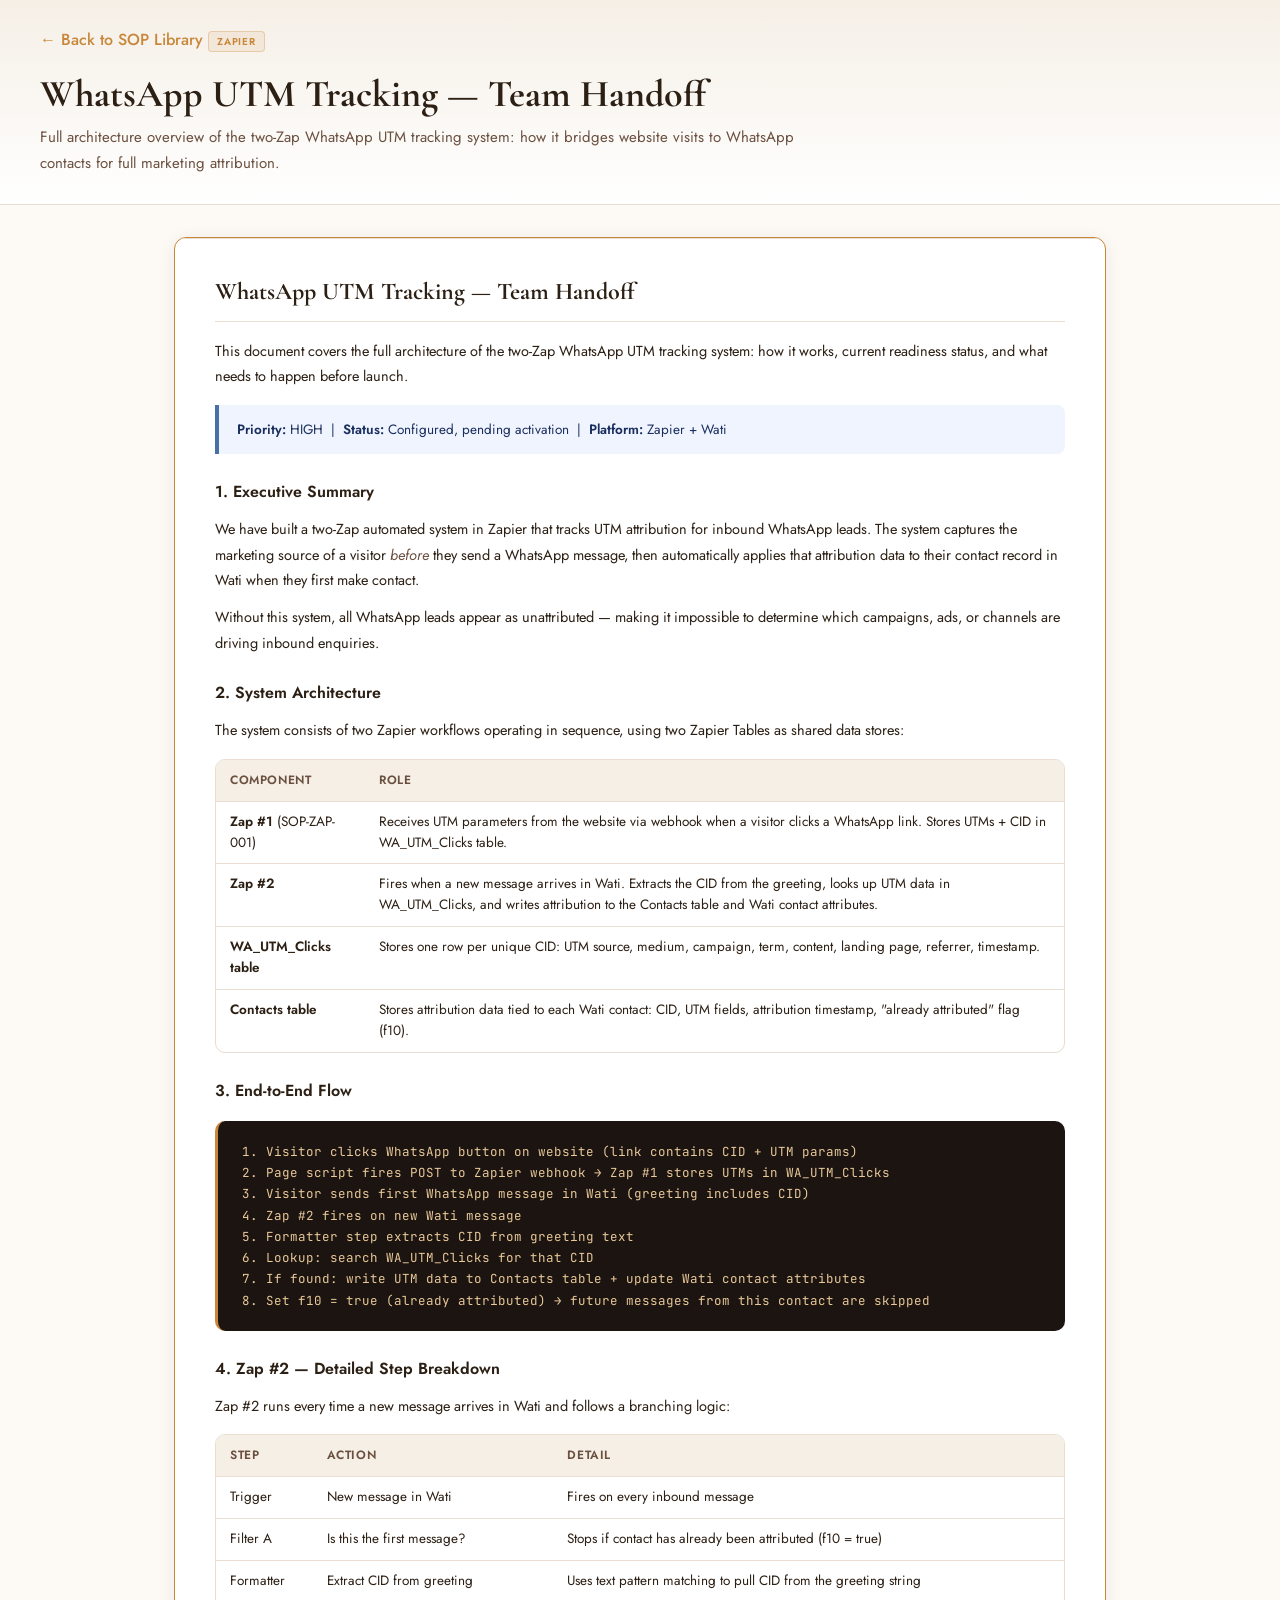
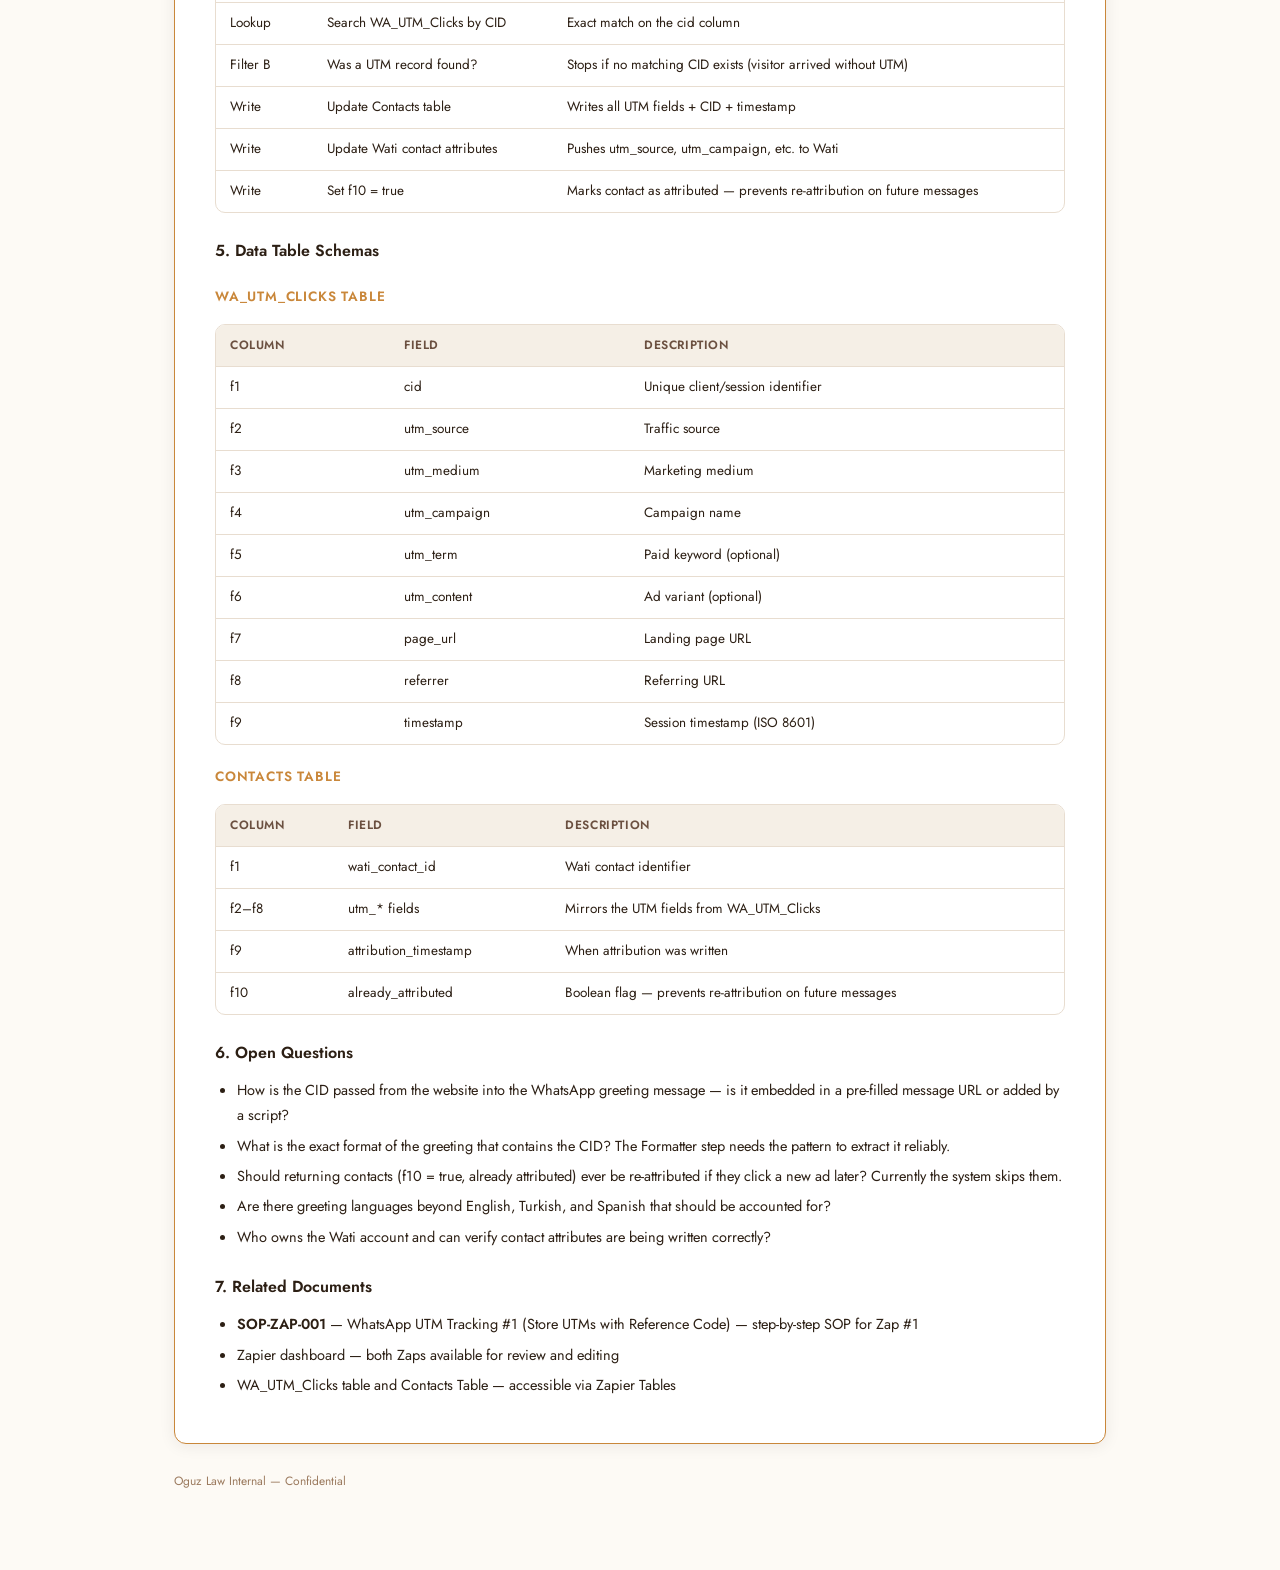
<file: whatsapp_handoff.html>
<!DOCTYPE html>
<html lang="en">
<head>
<meta charset="UTF-8">
<meta name="viewport" content="width=device-width, initial-scale=1.0">
<title>WhatsApp UTM Tracking — Team Handoff | Oguz Law SOP Library</title>
<link rel="preconnect" href="https://fonts.googleapis.com">
<link href="https://fonts.googleapis.com/css2?family=Cormorant+Garamond:wght@400;500;600;700&family=Jost:wght@300;400;500;600&family=JetBrains+Mono:wght@400;500&display=swap" rel="stylesheet">
<link rel="stylesheet" href="assets/styles.css">
</head>
<body class="doc-page">
  <div class="hero">
    <div class="hero-inner">
      <a class="back-link" href="index.html">← Back to SOP Library</a>
      <div class="doc-badge">Zapier</div>
      <h1 class="hero-title">WhatsApp UTM Tracking — Team Handoff</h1>
      <p class="hero-sub">Full architecture overview of the two-Zap WhatsApp UTM tracking system: how it bridges website visits to WhatsApp contacts for full marketing attribution.</p>
    </div>
  </div>
  <div class="page-wrap">
    <div class="doc-card expanded">
      <div class="doc-body"><h2>WhatsApp UTM Tracking — Team Handoff</h2>
<p>This document covers the full architecture of the two-Zap WhatsApp UTM tracking system: how it works, current readiness status, and what needs to happen before launch.</p>
<div class="info-box">
<strong>Priority:</strong> HIGH  |  <strong>Status:</strong> Configured, pending activation  |  <strong>Platform:</strong> Zapier + Wati
</div>
<h3>1. Executive Summary</h3>
<p>We have built a two-Zap automated system in Zapier that tracks UTM attribution for inbound WhatsApp leads. The system captures the marketing source of a visitor <em>before</em> they send a WhatsApp message, then automatically applies that attribution data to their contact record in Wati when they first make contact.</p>
<p>Without this system, all WhatsApp leads appear as unattributed — making it impossible to determine which campaigns, ads, or channels are driving inbound enquiries.</p>
<h3>2. System Architecture</h3>
<p>The system consists of two Zapier workflows operating in sequence, using two Zapier Tables as shared data stores:</p>
<div class="table-wrap"><table><thead><tr><th>Component</th><th>Role</th></tr></thead><tbody>
<tr><td><strong>Zap #1</strong> (SOP-ZAP-001)</td><td>Receives UTM parameters from the website via webhook when a visitor clicks a WhatsApp link. Stores UTMs + CID in WA_UTM_Clicks table.</td></tr>
<tr><td><strong>Zap #2</strong></td><td>Fires when a new message arrives in Wati. Extracts the CID from the greeting, looks up UTM data in WA_UTM_Clicks, and writes attribution to the Contacts table and Wati contact attributes.</td></tr>
<tr><td><strong>WA_UTM_Clicks table</strong></td><td>Stores one row per unique CID: UTM source, medium, campaign, term, content, landing page, referrer, timestamp.</td></tr>
<tr><td><strong>Contacts table</strong></td><td>Stores attribution data tied to each Wati contact: CID, UTM fields, attribution timestamp, "already attributed" flag (f10).</td></tr>
</tbody></table></div>
<h3>3. End-to-End Flow</h3>
<div class="code-block">1. Visitor clicks WhatsApp button on website (link contains CID + UTM params)
2. Page script fires POST to Zapier webhook → Zap #1 stores UTMs in WA_UTM_Clicks
3. Visitor sends first WhatsApp message in Wati (greeting includes CID)
4. Zap #2 fires on new Wati message
5. Formatter step extracts CID from greeting text
6. Lookup: search WA_UTM_Clicks for that CID
7. If found: write UTM data to Contacts table + update Wati contact attributes
8. Set f10 = true (already attributed) → future messages from this contact are skipped
</div>
<h3>4. Zap #2 — Detailed Step Breakdown</h3>
<p>Zap #2 runs every time a new message arrives in Wati and follows a branching logic:</p>
<div class="table-wrap"><table><thead><tr><th>Step</th><th>Action</th><th>Detail</th></tr></thead><tbody>
<tr><td>Trigger</td><td>New message in Wati</td><td>Fires on every inbound message</td></tr>
<tr><td>Filter A</td><td>Is this the first message?</td><td>Stops if contact has already been attributed (f10 = true)</td></tr>
<tr><td>Formatter</td><td>Extract CID from greeting</td><td>Uses text pattern matching to pull CID from the greeting string</td></tr>
<tr><td>Lookup</td><td>Search WA_UTM_Clicks by CID</td><td>Exact match on the cid column</td></tr>
<tr><td>Filter B</td><td>Was a UTM record found?</td><td>Stops if no matching CID exists (visitor arrived without UTM)</td></tr>
<tr><td>Write</td><td>Update Contacts table</td><td>Writes all UTM fields + CID + timestamp</td></tr>
<tr><td>Write</td><td>Update Wati contact attributes</td><td>Pushes utm_source, utm_campaign, etc. to Wati</td></tr>
<tr><td>Write</td><td>Set f10 = true</td><td>Marks contact as attributed — prevents re-attribution on future messages</td></tr>
</tbody></table></div>
<h3>5. Data Table Schemas</h3>
<h4>WA_UTM_Clicks Table</h4>
<div class="table-wrap"><table><thead><tr><th>Column</th><th>Field</th><th>Description</th></tr></thead><tbody>
<tr><td>f1</td><td>cid</td><td>Unique client/session identifier</td></tr>
<tr><td>f2</td><td>utm_source</td><td>Traffic source</td></tr>
<tr><td>f3</td><td>utm_medium</td><td>Marketing medium</td></tr>
<tr><td>f4</td><td>utm_campaign</td><td>Campaign name</td></tr>
<tr><td>f5</td><td>utm_term</td><td>Paid keyword (optional)</td></tr>
<tr><td>f6</td><td>utm_content</td><td>Ad variant (optional)</td></tr>
<tr><td>f7</td><td>page_url</td><td>Landing page URL</td></tr>
<tr><td>f8</td><td>referrer</td><td>Referring URL</td></tr>
<tr><td>f9</td><td>timestamp</td><td>Session timestamp (ISO 8601)</td></tr>
</tbody></table></div>
<h4>Contacts Table</h4>
<div class="table-wrap"><table><thead><tr><th>Column</th><th>Field</th><th>Description</th></tr></thead><tbody>
<tr><td>f1</td><td>wati_contact_id</td><td>Wati contact identifier</td></tr>
<tr><td>f2–f8</td><td>utm_* fields</td><td>Mirrors the UTM fields from WA_UTM_Clicks</td></tr>
<tr><td>f9</td><td>attribution_timestamp</td><td>When attribution was written</td></tr>
<tr><td>f10</td><td>already_attributed</td><td>Boolean flag — prevents re-attribution on future messages</td></tr>
</tbody></table></div>
<h3>6. Open Questions</h3>
<ul>
<li>How is the CID passed from the website into the WhatsApp greeting message — is it embedded in a pre-filled message URL or added by a script?</li>
<li>What is the exact format of the greeting that contains the CID? The Formatter step needs the pattern to extract it reliably.</li>
<li>Should returning contacts (f10 = true, already attributed) ever be re-attributed if they click a new ad later? Currently the system skips them.</li>
<li>Are there greeting languages beyond English, Turkish, and Spanish that should be accounted for?</li>
<li>Who owns the Wati account and can verify contact attributes are being written correctly?</li>
</ul>
<h3>7. Related Documents</h3>
<ul>
<li><strong>SOP-ZAP-001</strong> — WhatsApp UTM Tracking #1 (Store UTMs with Reference Code) — step-by-step SOP for Zap #1</li>
<li>Zapier dashboard — both Zaps available for review and editing</li>
<li>WA_UTM_Clicks table and Contacts Table — accessible via Zapier Tables</li>
</ul>
</div>
    </div>
    <p class="footer-note">Oguz Law Internal — Confidential</p>
  </div>
</body>
</html>
</file>
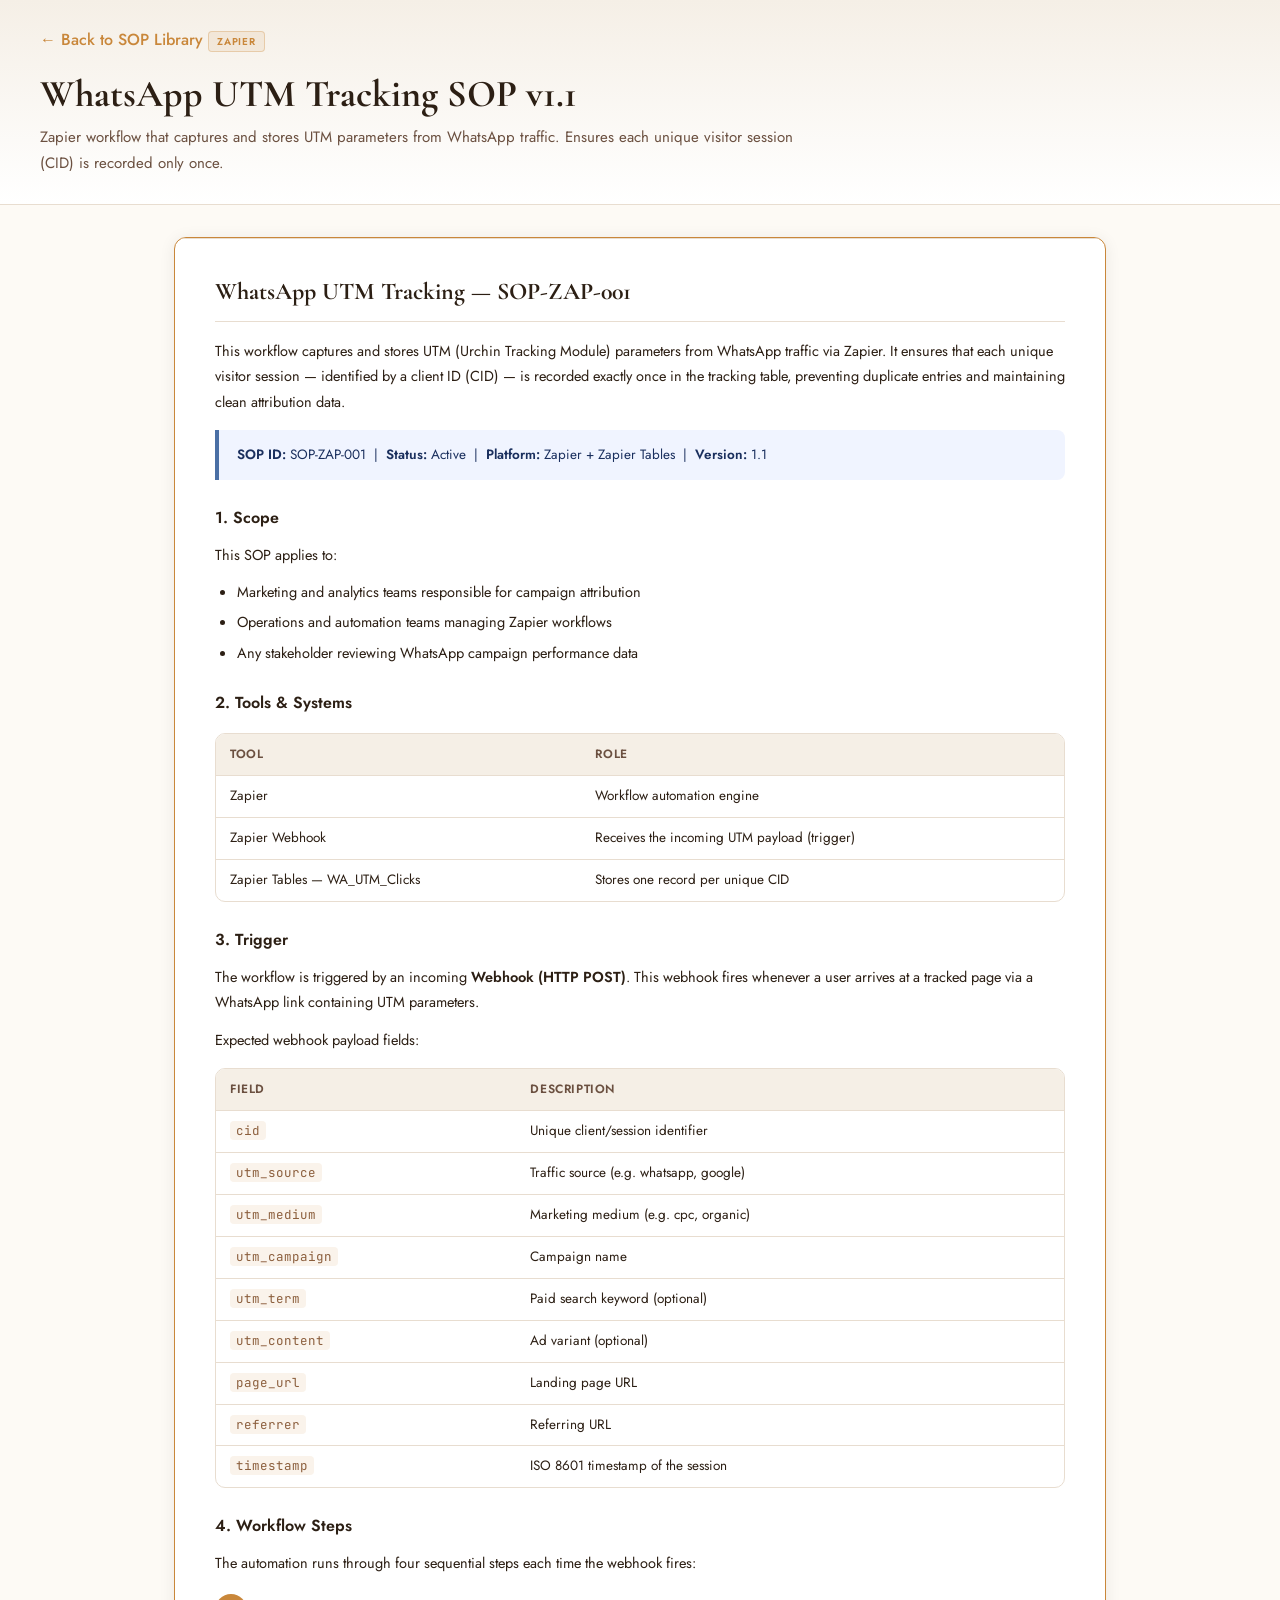
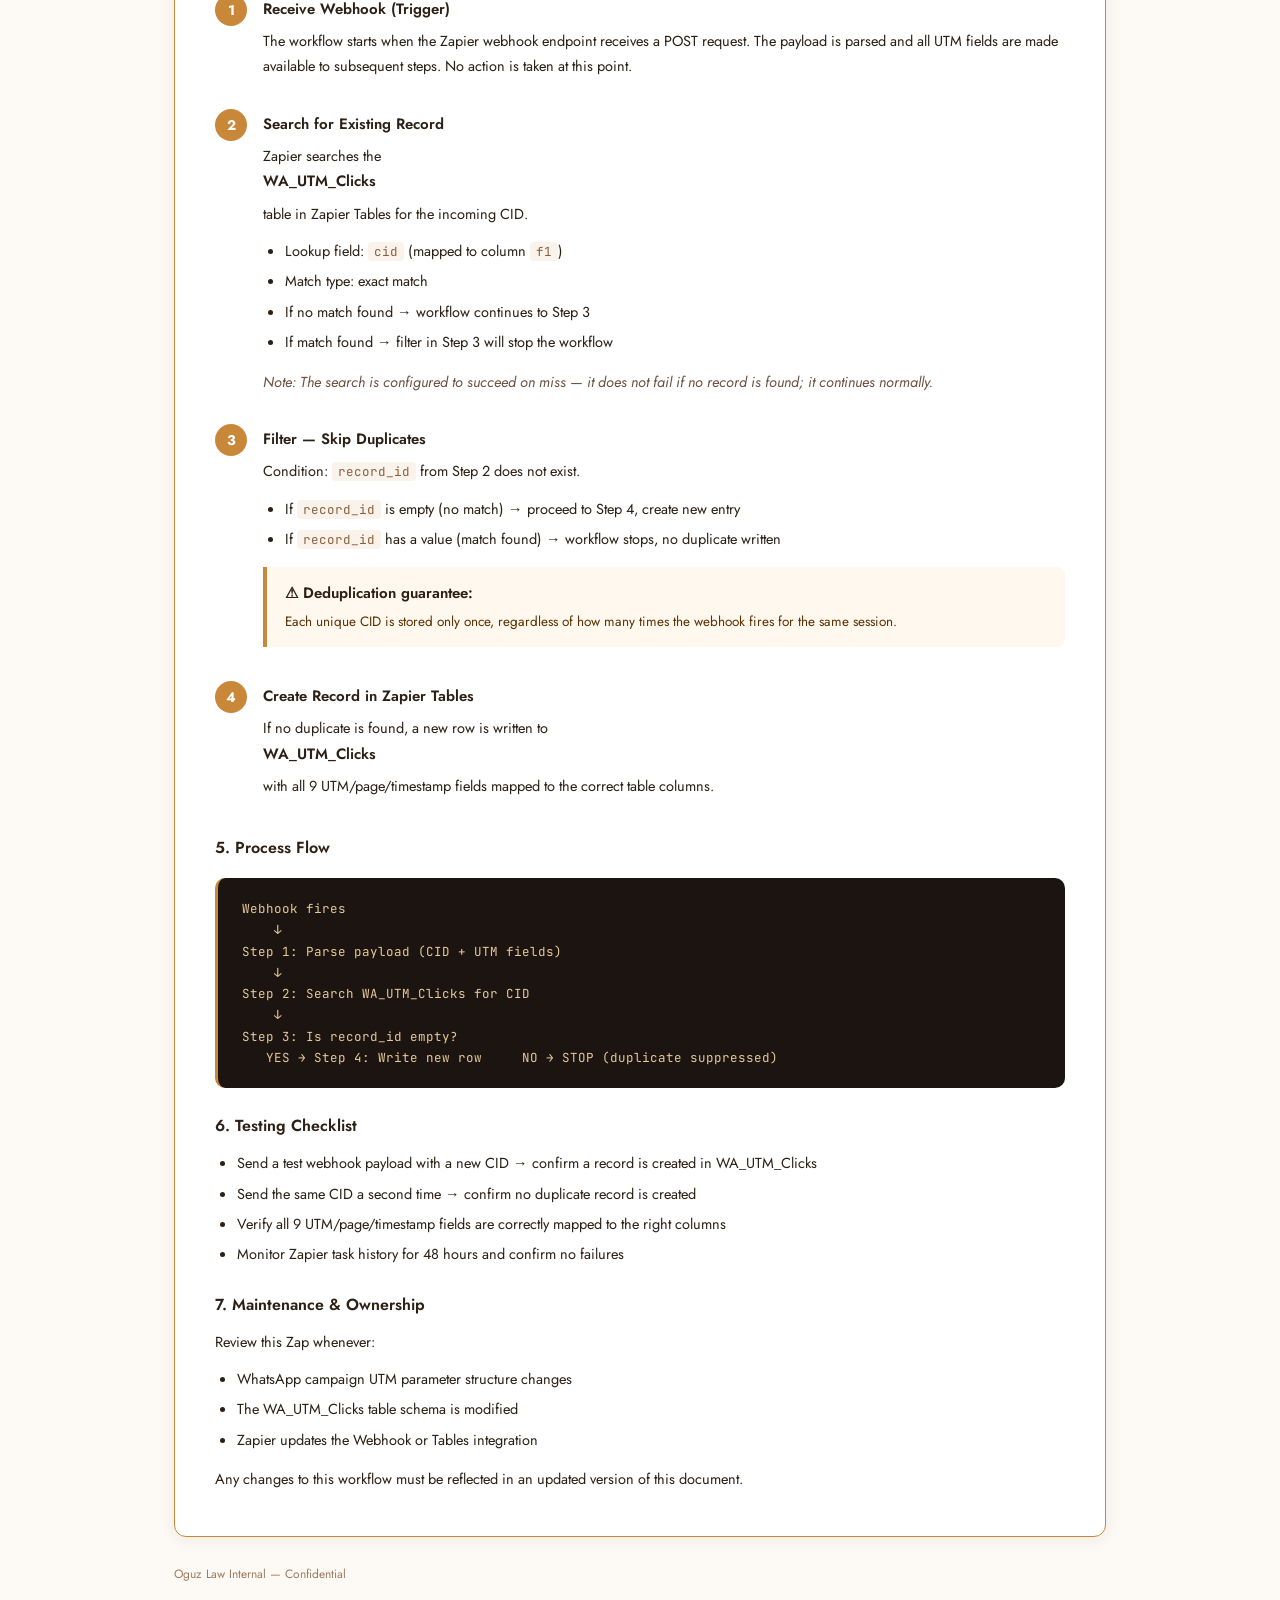
<file: whatsapp_sop.html>
<!DOCTYPE html>
<html lang="en">
<head>
<meta charset="UTF-8">
<meta name="viewport" content="width=device-width, initial-scale=1.0">
<title>WhatsApp UTM Tracking SOP v1.1 | Oguz Law SOP Library</title>
<link rel="preconnect" href="https://fonts.googleapis.com">
<link href="https://fonts.googleapis.com/css2?family=Cormorant+Garamond:wght@400;500;600;700&family=Jost:wght@300;400;500;600&family=JetBrains+Mono:wght@400;500&display=swap" rel="stylesheet">
<link rel="stylesheet" href="assets/styles.css">
</head>
<body class="doc-page">
  <div class="hero">
    <div class="hero-inner">
      <a class="back-link" href="index.html">← Back to SOP Library</a>
      <div class="doc-badge">Zapier</div>
      <h1 class="hero-title">WhatsApp UTM Tracking SOP v1.1</h1>
      <p class="hero-sub">Zapier workflow that captures and stores UTM parameters from WhatsApp traffic. Ensures each unique visitor session (CID) is recorded only once.</p>
    </div>
  </div>
  <div class="page-wrap">
    <div class="doc-card expanded">
      <div class="doc-body"><h2>WhatsApp UTM Tracking — SOP-ZAP-001</h2>
<p>This workflow captures and stores UTM (Urchin Tracking Module) parameters from WhatsApp traffic via Zapier. It ensures that each unique visitor session — identified by a client ID (CID) — is recorded exactly once in the tracking table, preventing duplicate entries and maintaining clean attribution data.</p>
<div class="info-box">
<strong>SOP ID:</strong> SOP-ZAP-001  |  <strong>Status:</strong> Active  |  <strong>Platform:</strong> Zapier + Zapier Tables  |  <strong>Version:</strong> 1.1
</div>
<h3>1. Scope</h3>
<p>This SOP applies to:</p>
<ul>
<li>Marketing and analytics teams responsible for campaign attribution</li>
<li>Operations and automation teams managing Zapier workflows</li>
<li>Any stakeholder reviewing WhatsApp campaign performance data</li>
</ul>
<h3>2. Tools &amp; Systems</h3>
<div class="table-wrap"><table><thead><tr><th>Tool</th><th>Role</th></tr></thead><tbody>
<tr><td>Zapier</td><td>Workflow automation engine</td></tr>
<tr><td>Zapier Webhook</td><td>Receives the incoming UTM payload (trigger)</td></tr>
<tr><td>Zapier Tables — WA_UTM_Clicks</td><td>Stores one record per unique CID</td></tr>
</tbody></table></div>
<h3>3. Trigger</h3>
<p>The workflow is triggered by an incoming <strong>Webhook (HTTP POST)</strong>. This webhook fires whenever a user arrives at a tracked page via a WhatsApp link containing UTM parameters.</p>
<p>Expected webhook payload fields:</p>
<div class="table-wrap"><table><thead><tr><th>Field</th><th>Description</th></tr></thead><tbody>
<tr><td><code>cid</code></td><td>Unique client/session identifier</td></tr>
<tr><td><code>utm_source</code></td><td>Traffic source (e.g. whatsapp, google)</td></tr>
<tr><td><code>utm_medium</code></td><td>Marketing medium (e.g. cpc, organic)</td></tr>
<tr><td><code>utm_campaign</code></td><td>Campaign name</td></tr>
<tr><td><code>utm_term</code></td><td>Paid search keyword (optional)</td></tr>
<tr><td><code>utm_content</code></td><td>Ad variant (optional)</td></tr>
<tr><td><code>page_url</code></td><td>Landing page URL</td></tr>
<tr><td><code>referrer</code></td><td>Referring URL</td></tr>
<tr><td><code>timestamp</code></td><td>ISO 8601 timestamp of the session</td></tr>
</tbody></table></div>
<h3>4. Workflow Steps</h3>
<p>The automation runs through four sequential steps each time the webhook fires:</p>
<div class="step-block">
<div class="step-num">1</div>
<div class="step-content">
<strong>Receive Webhook (Trigger)</strong>
<p>The workflow starts when the Zapier webhook endpoint receives a POST request. The payload is parsed and all UTM fields are made available to subsequent steps. No action is taken at this point.</p>
</div>
</div>
<div class="step-block">
<div class="step-num">2</div>
<div class="step-content">
<strong>Search for Existing Record</strong>
<p>Zapier searches the <strong>WA_UTM_Clicks</strong> table in Zapier Tables for the incoming CID.</p>
<ul>
<li>Lookup field: <code>cid</code> (mapped to column <code>f1</code>)</li>
<li>Match type: exact match</li>
<li>If no match found → workflow continues to Step 3</li>
<li>If match found → filter in Step 3 will stop the workflow</li>
</ul>
<p><em>Note: The search is configured to succeed on miss — it does not fail if no record is found; it continues normally.</em></p>
</div>
</div>
<div class="step-block">
<div class="step-num">3</div>
<div class="step-content">
<strong>Filter — Skip Duplicates</strong>
<p>Condition: <code>record_id</code> from Step 2 does not exist.</p>
<ul>
<li>If <code>record_id</code> is empty (no match) → proceed to Step 4, create new entry</li>
<li>If <code>record_id</code> has a value (match found) → workflow stops, no duplicate written</li>
</ul>
<div class="warning-box"><strong>⚠ Deduplication guarantee:</strong> Each unique CID is stored only once, regardless of how many times the webhook fires for the same session.</div>
</div>
</div>
<div class="step-block">
<div class="step-num">4</div>
<div class="step-content">
<strong>Create Record in Zapier Tables</strong>
<p>If no duplicate is found, a new row is written to <strong>WA_UTM_Clicks</strong> with all 9 UTM/page/timestamp fields mapped to the correct table columns.</p>
</div>
</div>
<h3>5. Process Flow</h3>
<div class="code-block">Webhook fires
    ↓
Step 1: Parse payload (CID + UTM fields)
    ↓
Step 2: Search WA_UTM_Clicks for CID
    ↓
Step 3: Is record_id empty?
   YES → Step 4: Write new row     NO → STOP (duplicate suppressed)
</div>
<h3>6. Testing Checklist</h3>
<ul>
<li>Send a test webhook payload with a new CID → confirm a record is created in WA_UTM_Clicks</li>
<li>Send the same CID a second time → confirm no duplicate record is created</li>
<li>Verify all 9 UTM/page/timestamp fields are correctly mapped to the right columns</li>
<li>Monitor Zapier task history for 48 hours and confirm no failures</li>
</ul>
<h3>7. Maintenance &amp; Ownership</h3>
<p>Review this Zap whenever:</p>
<ul>
<li>WhatsApp campaign UTM parameter structure changes</li>
<li>The WA_UTM_Clicks table schema is modified</li>
<li>Zapier updates the Webhook or Tables integration</li>
</ul>
<p>Any changes to this workflow must be reflected in an updated version of this document.</p>
</div>
    </div>
    <p class="footer-note">Oguz Law Internal — Confidential</p>
  </div>
</body>
</html>
</file>
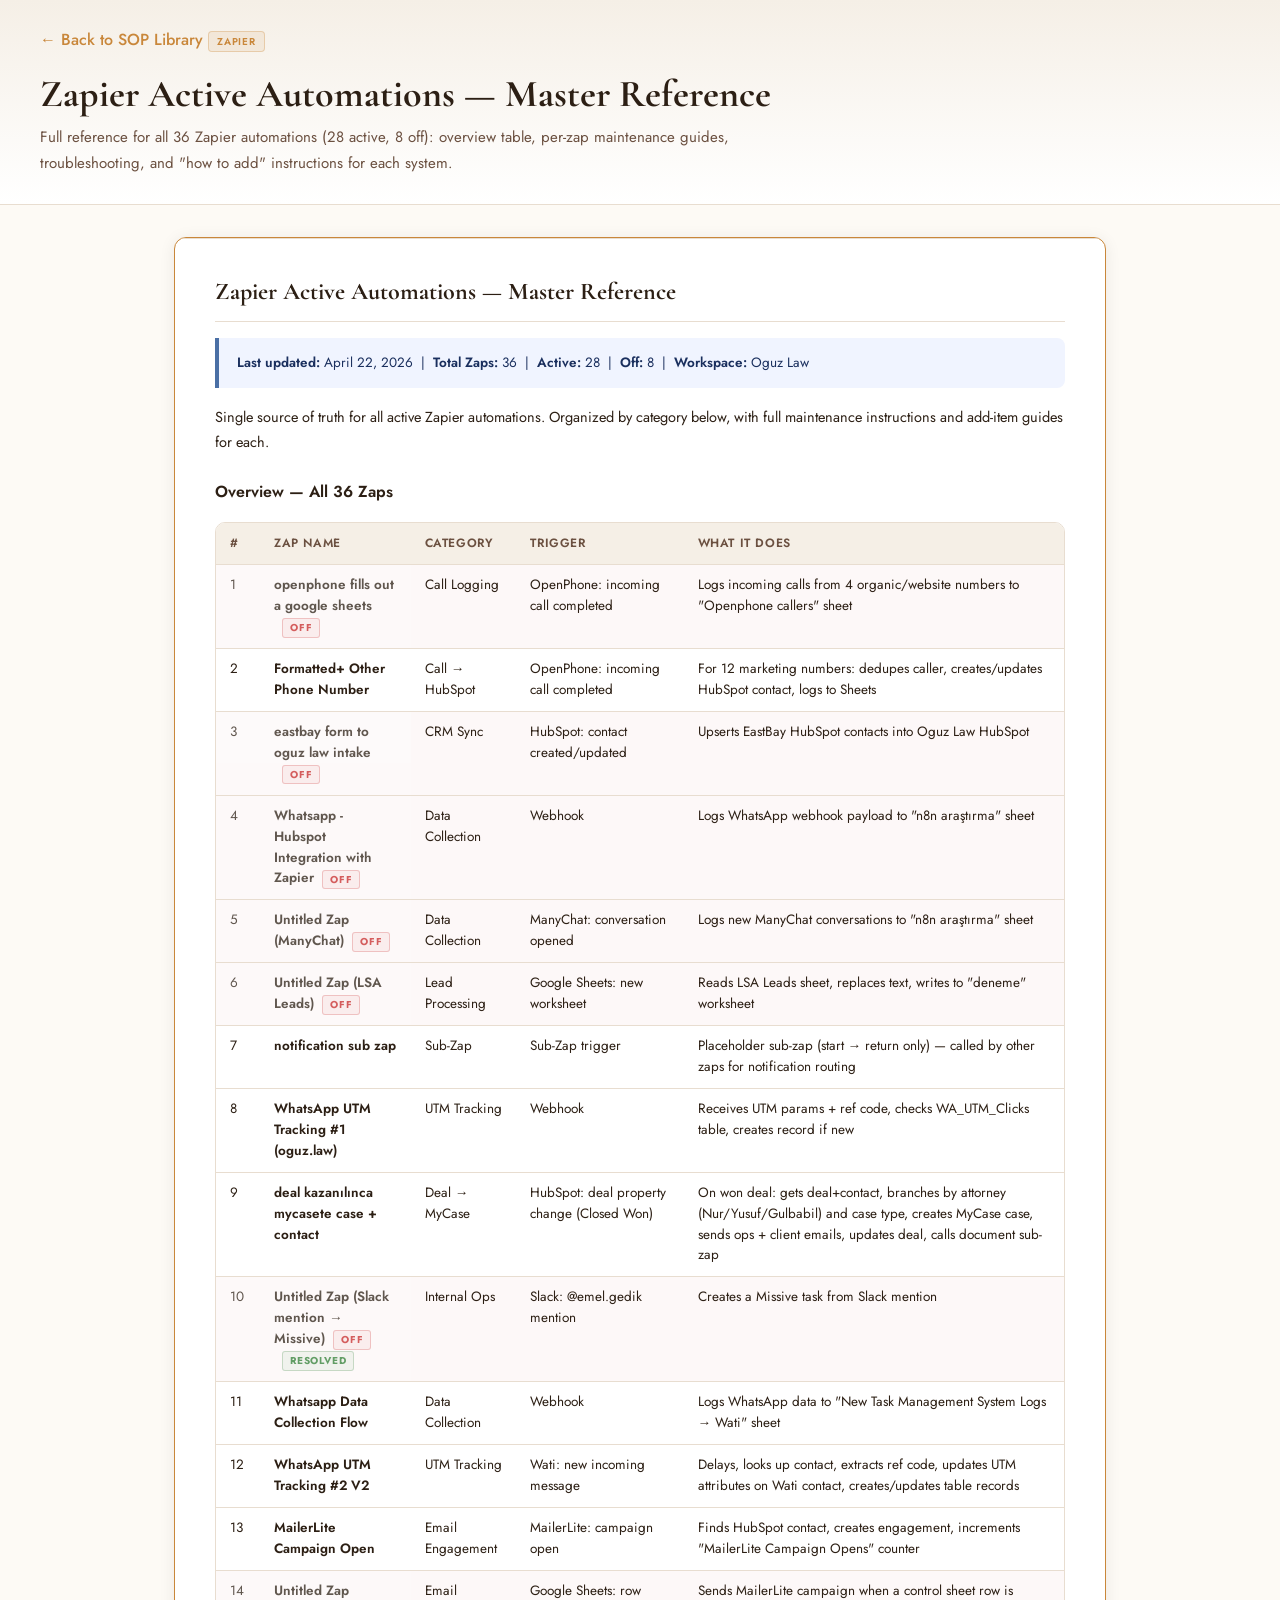
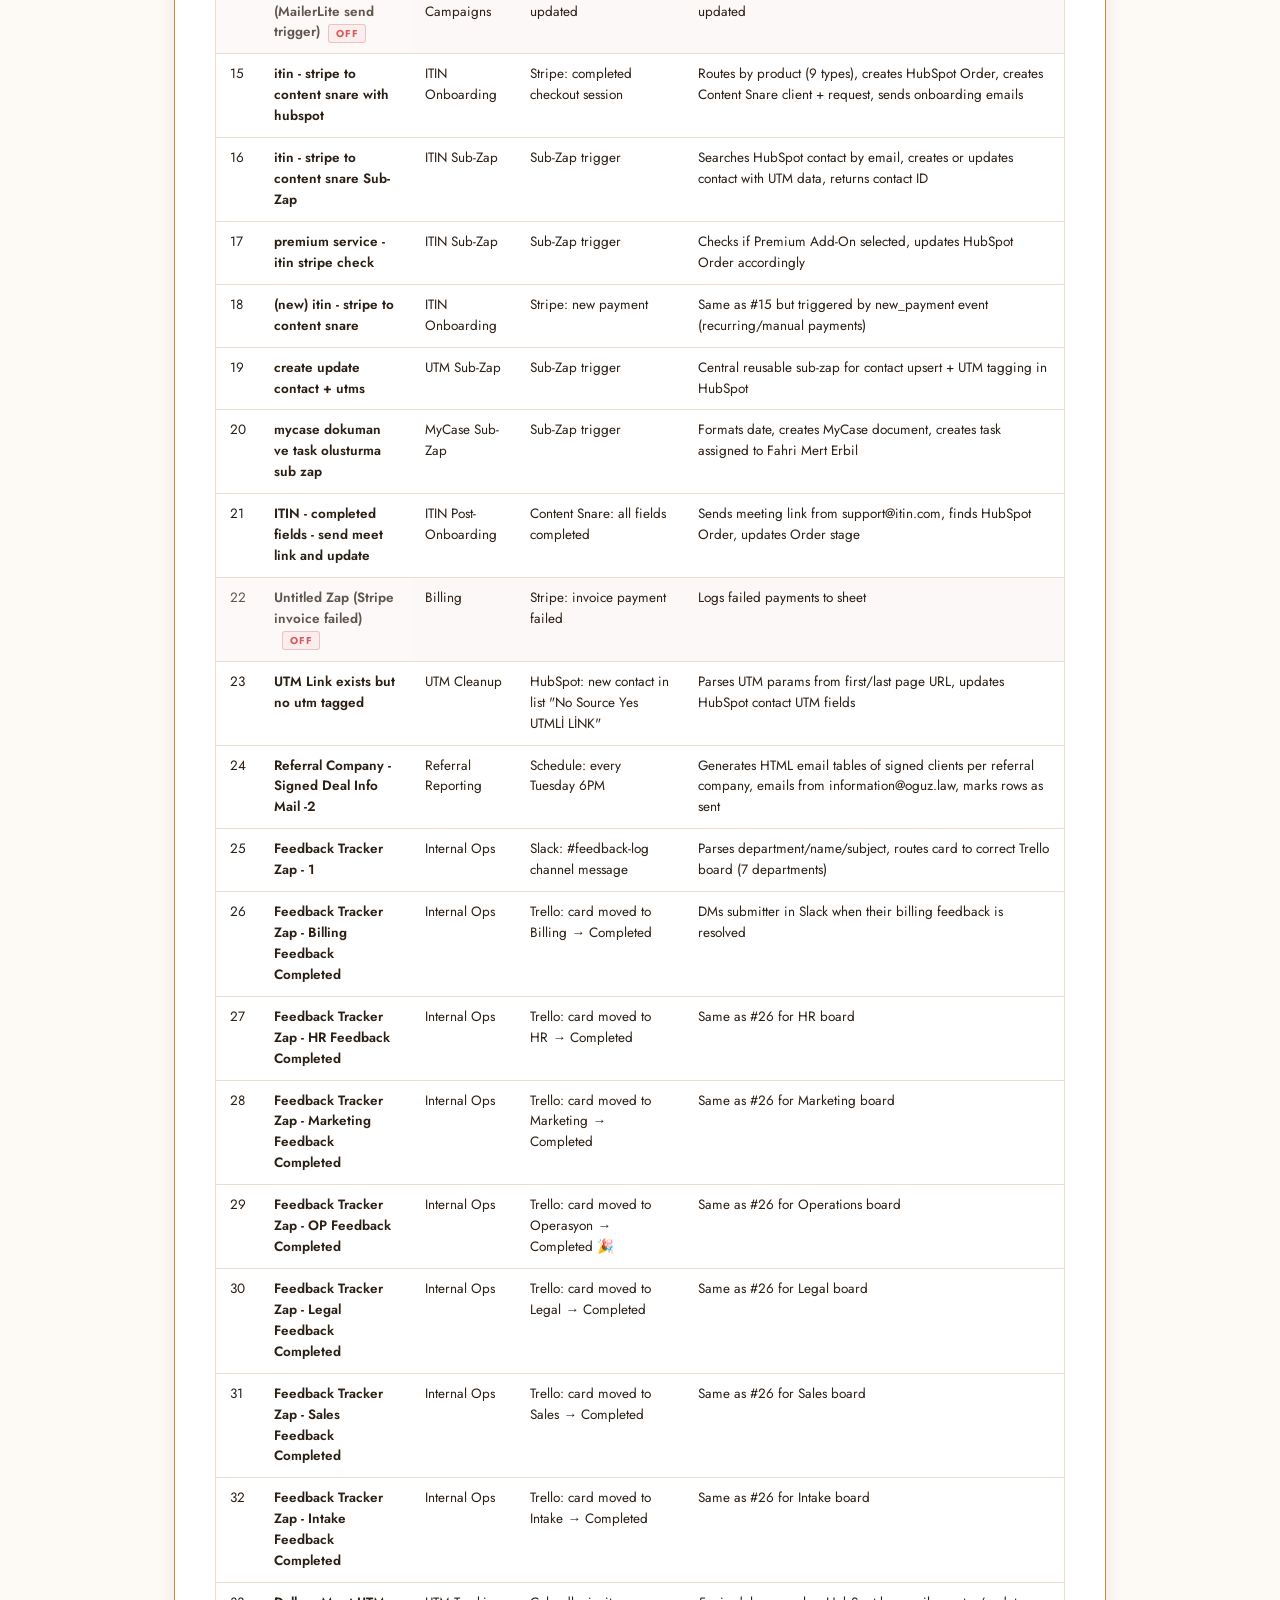
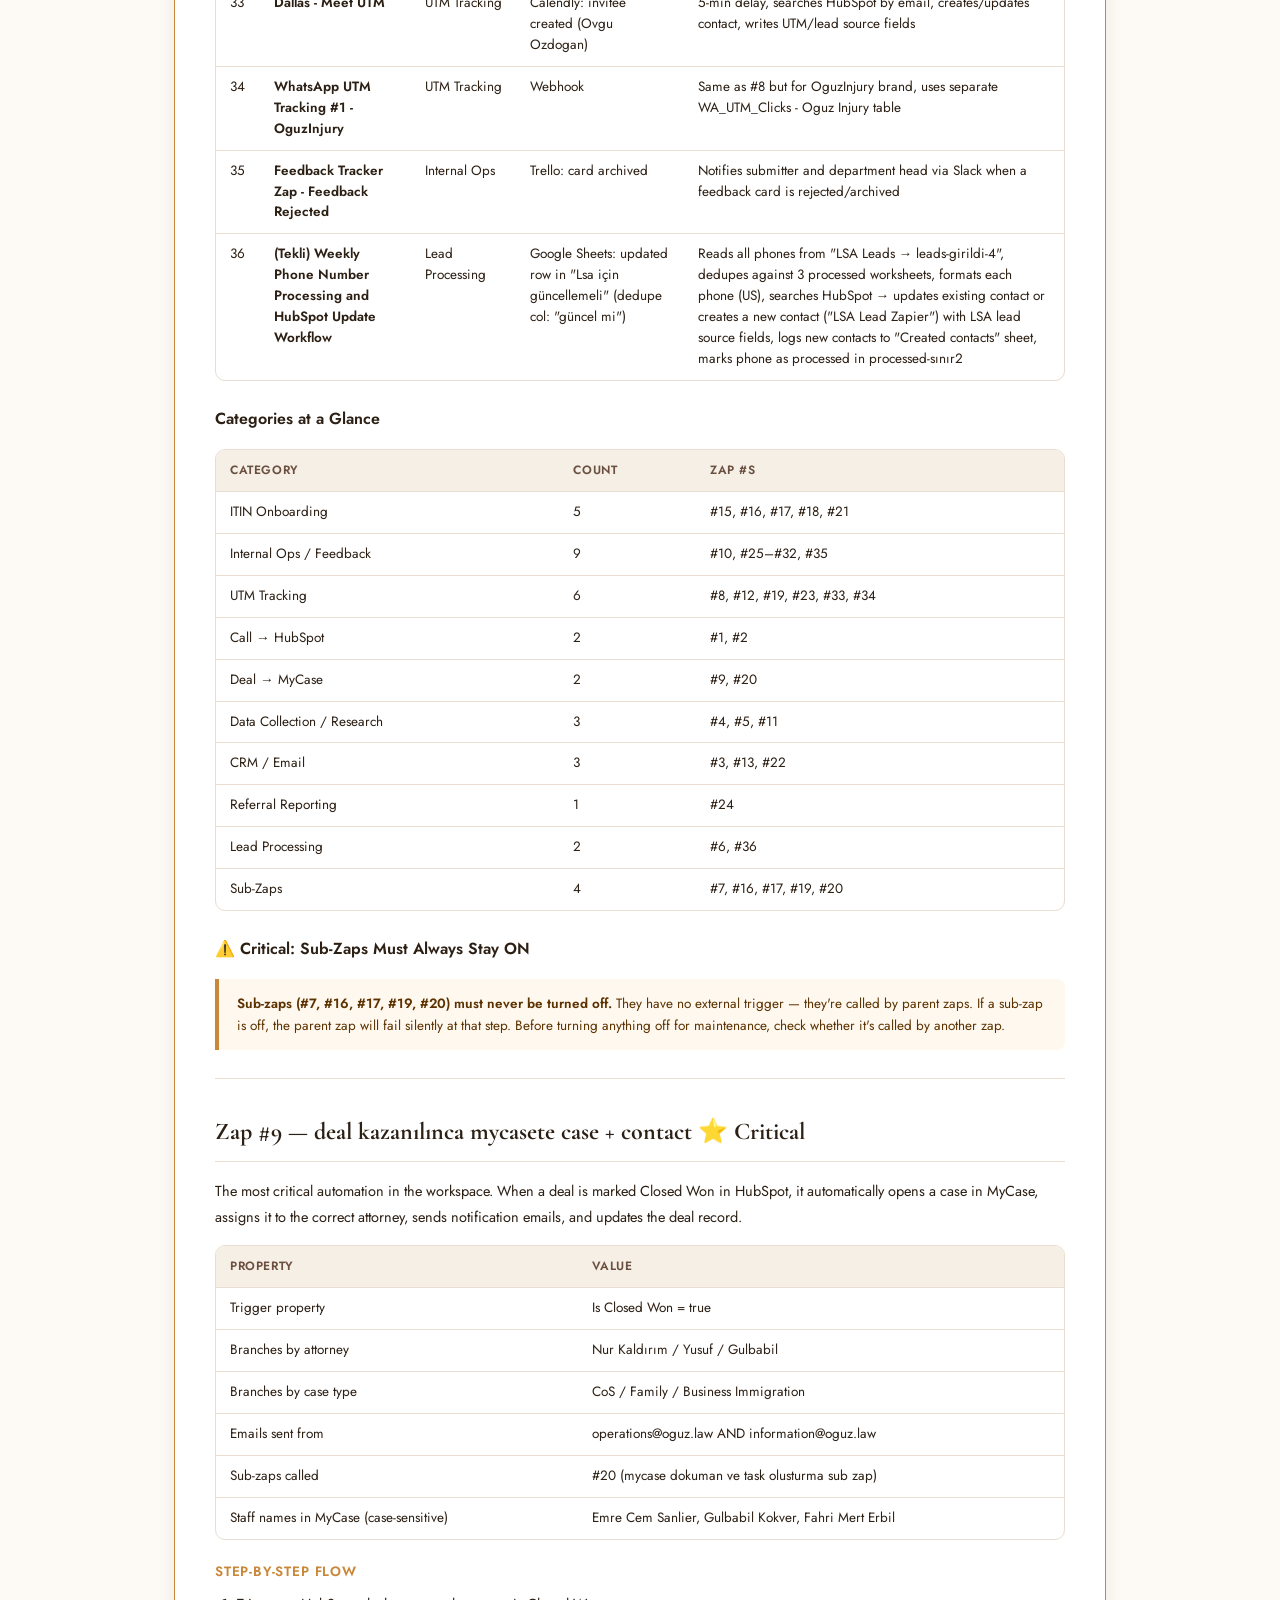
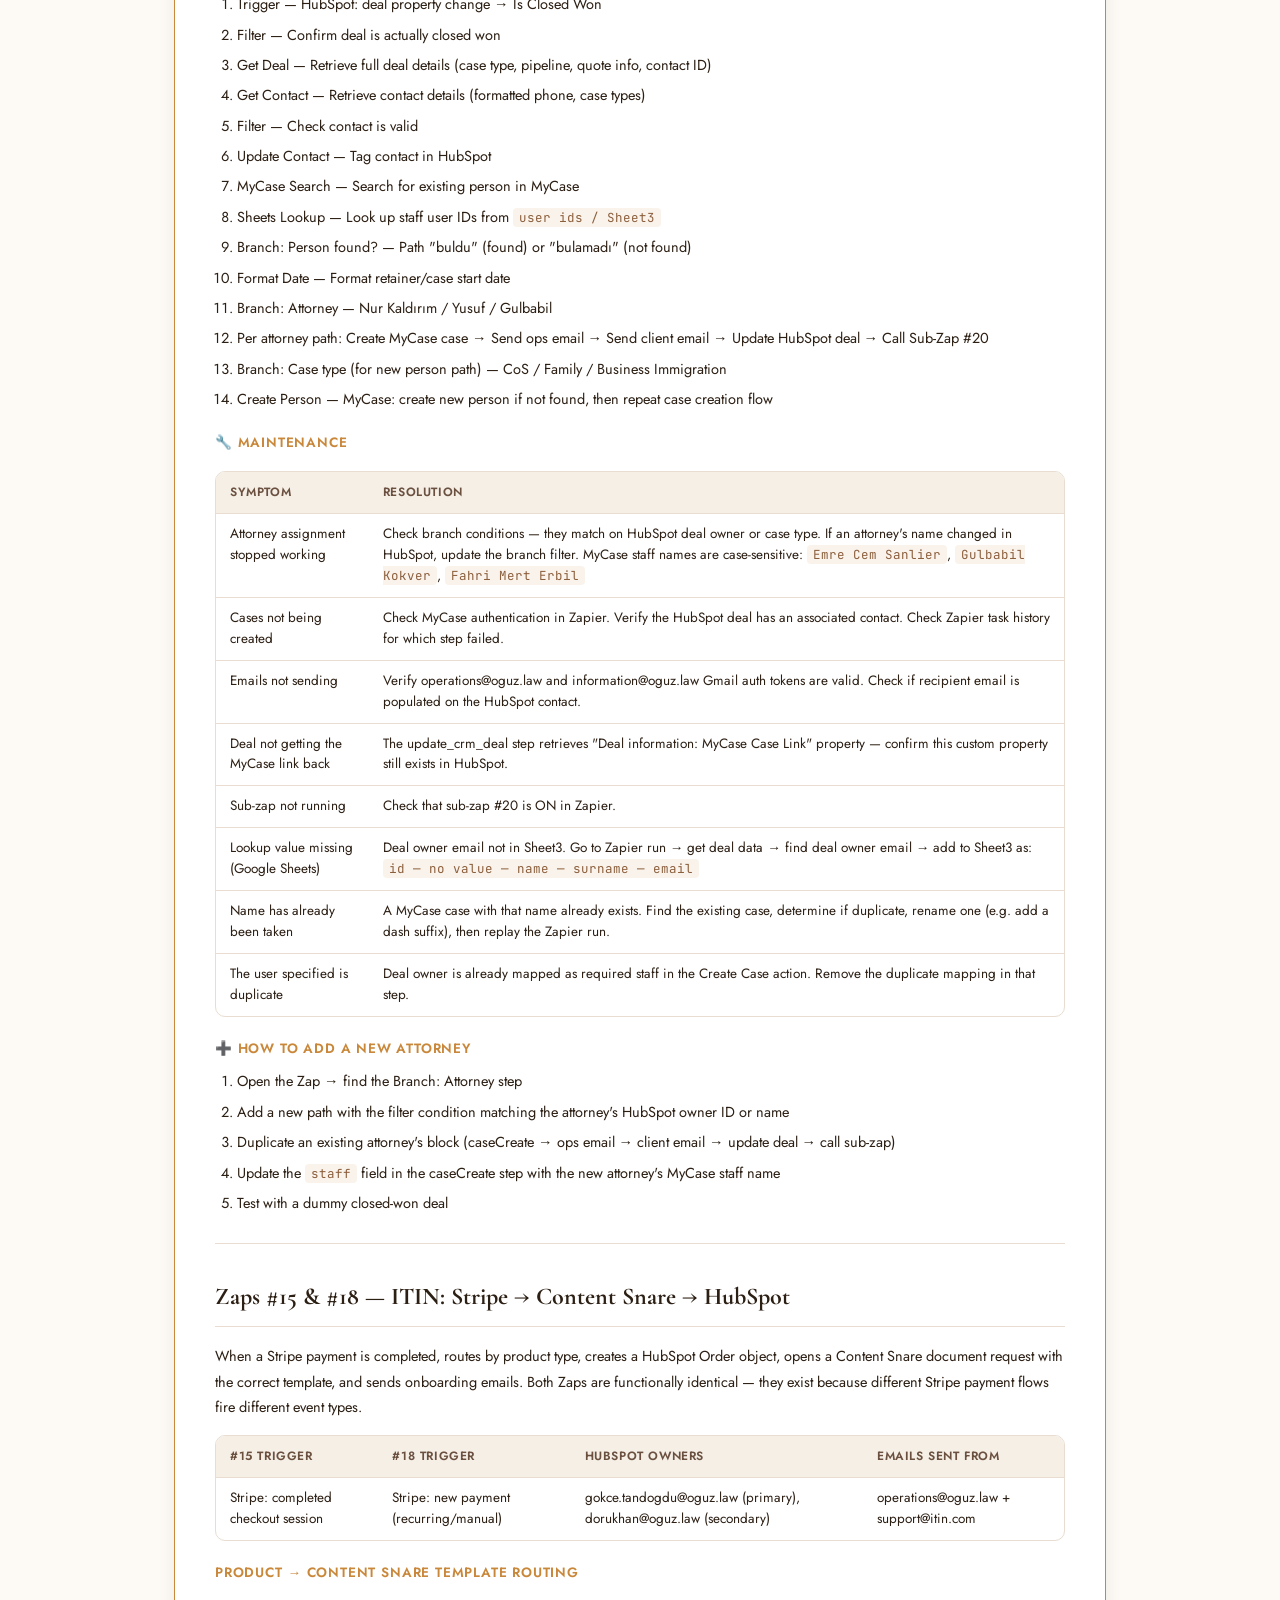
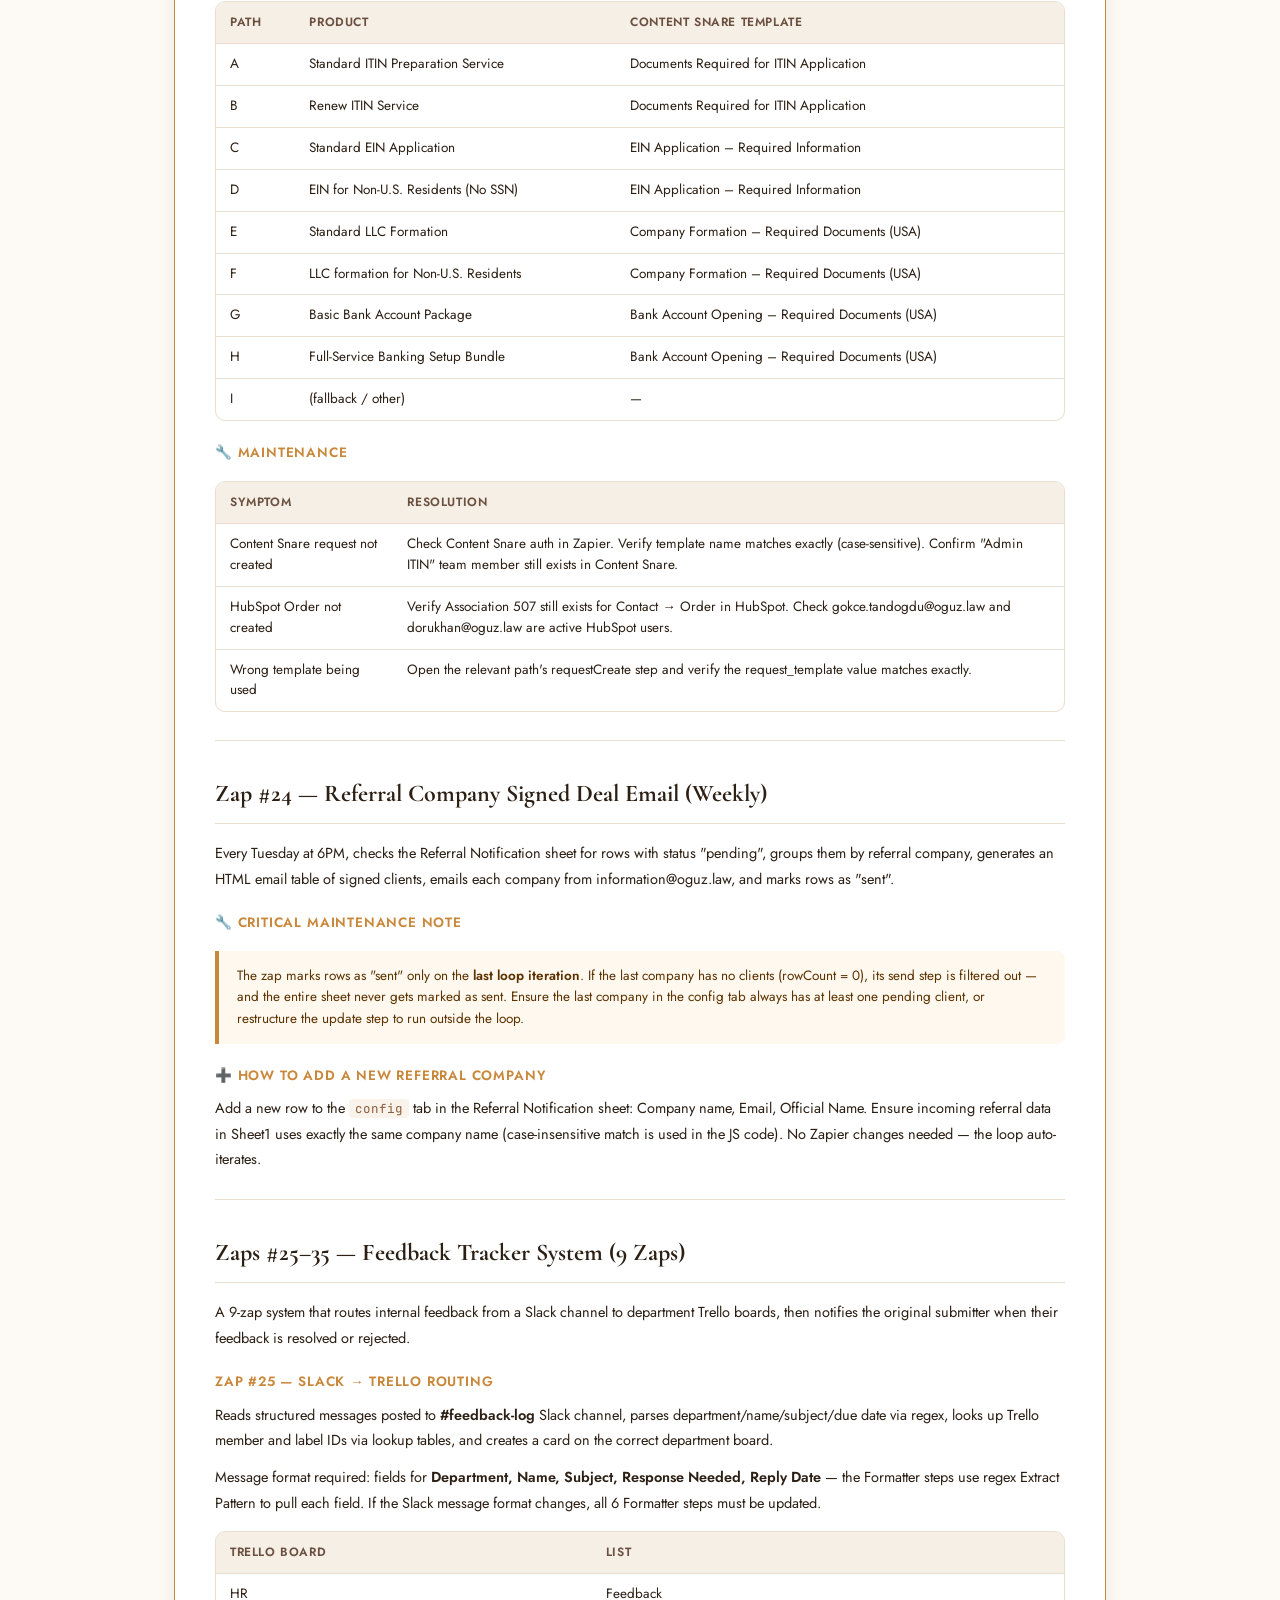
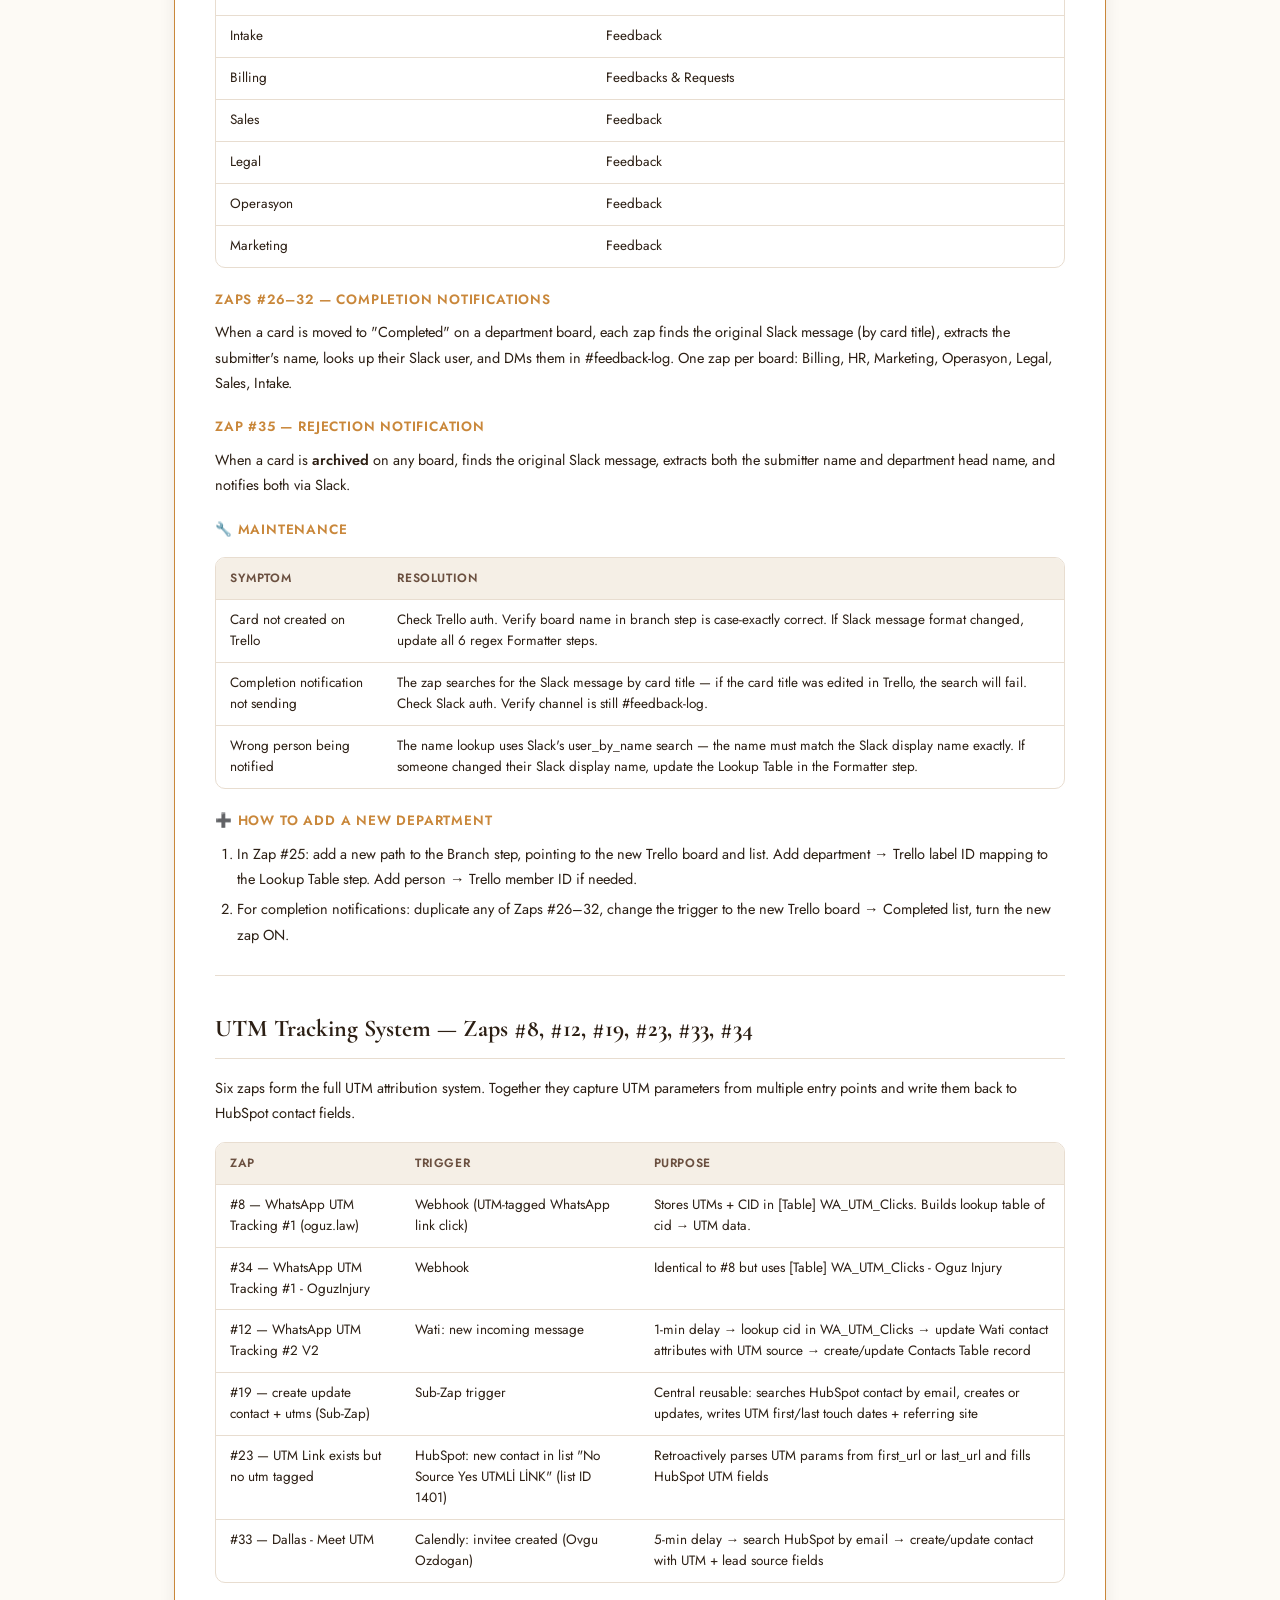
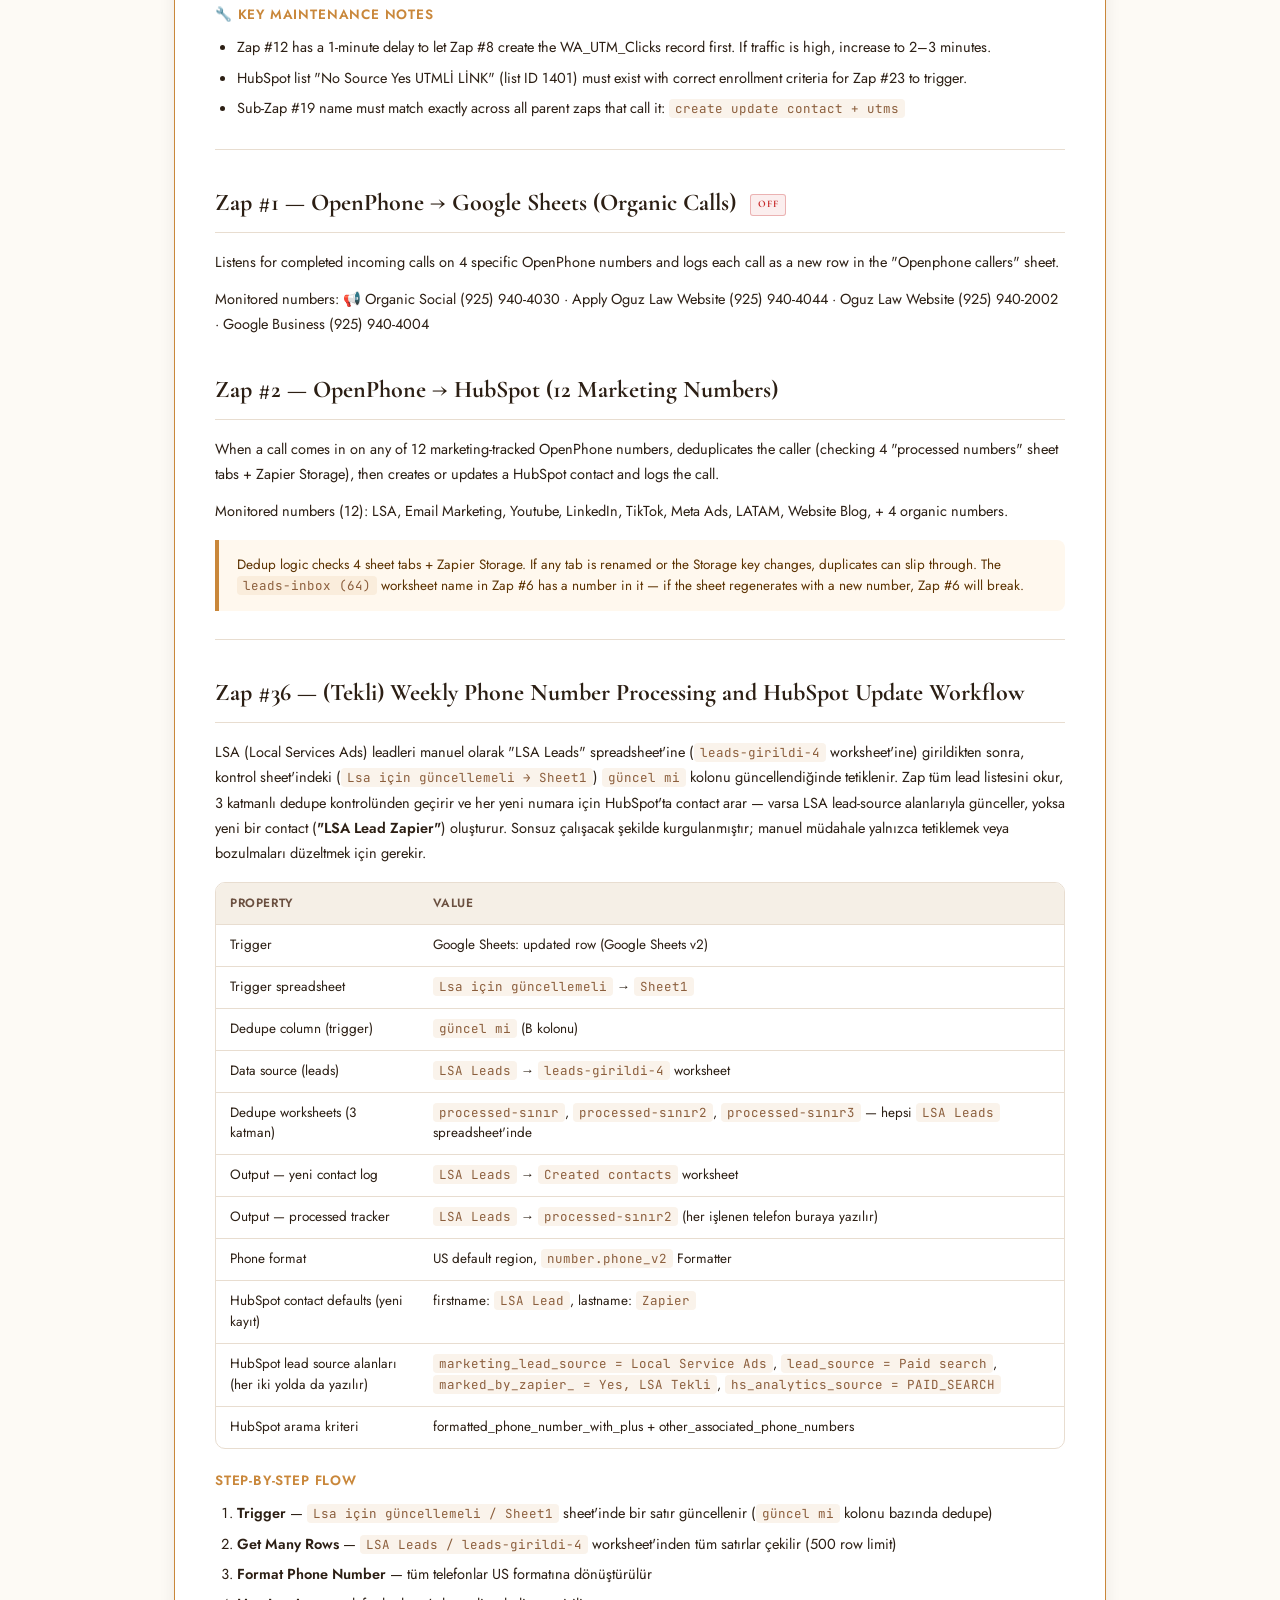
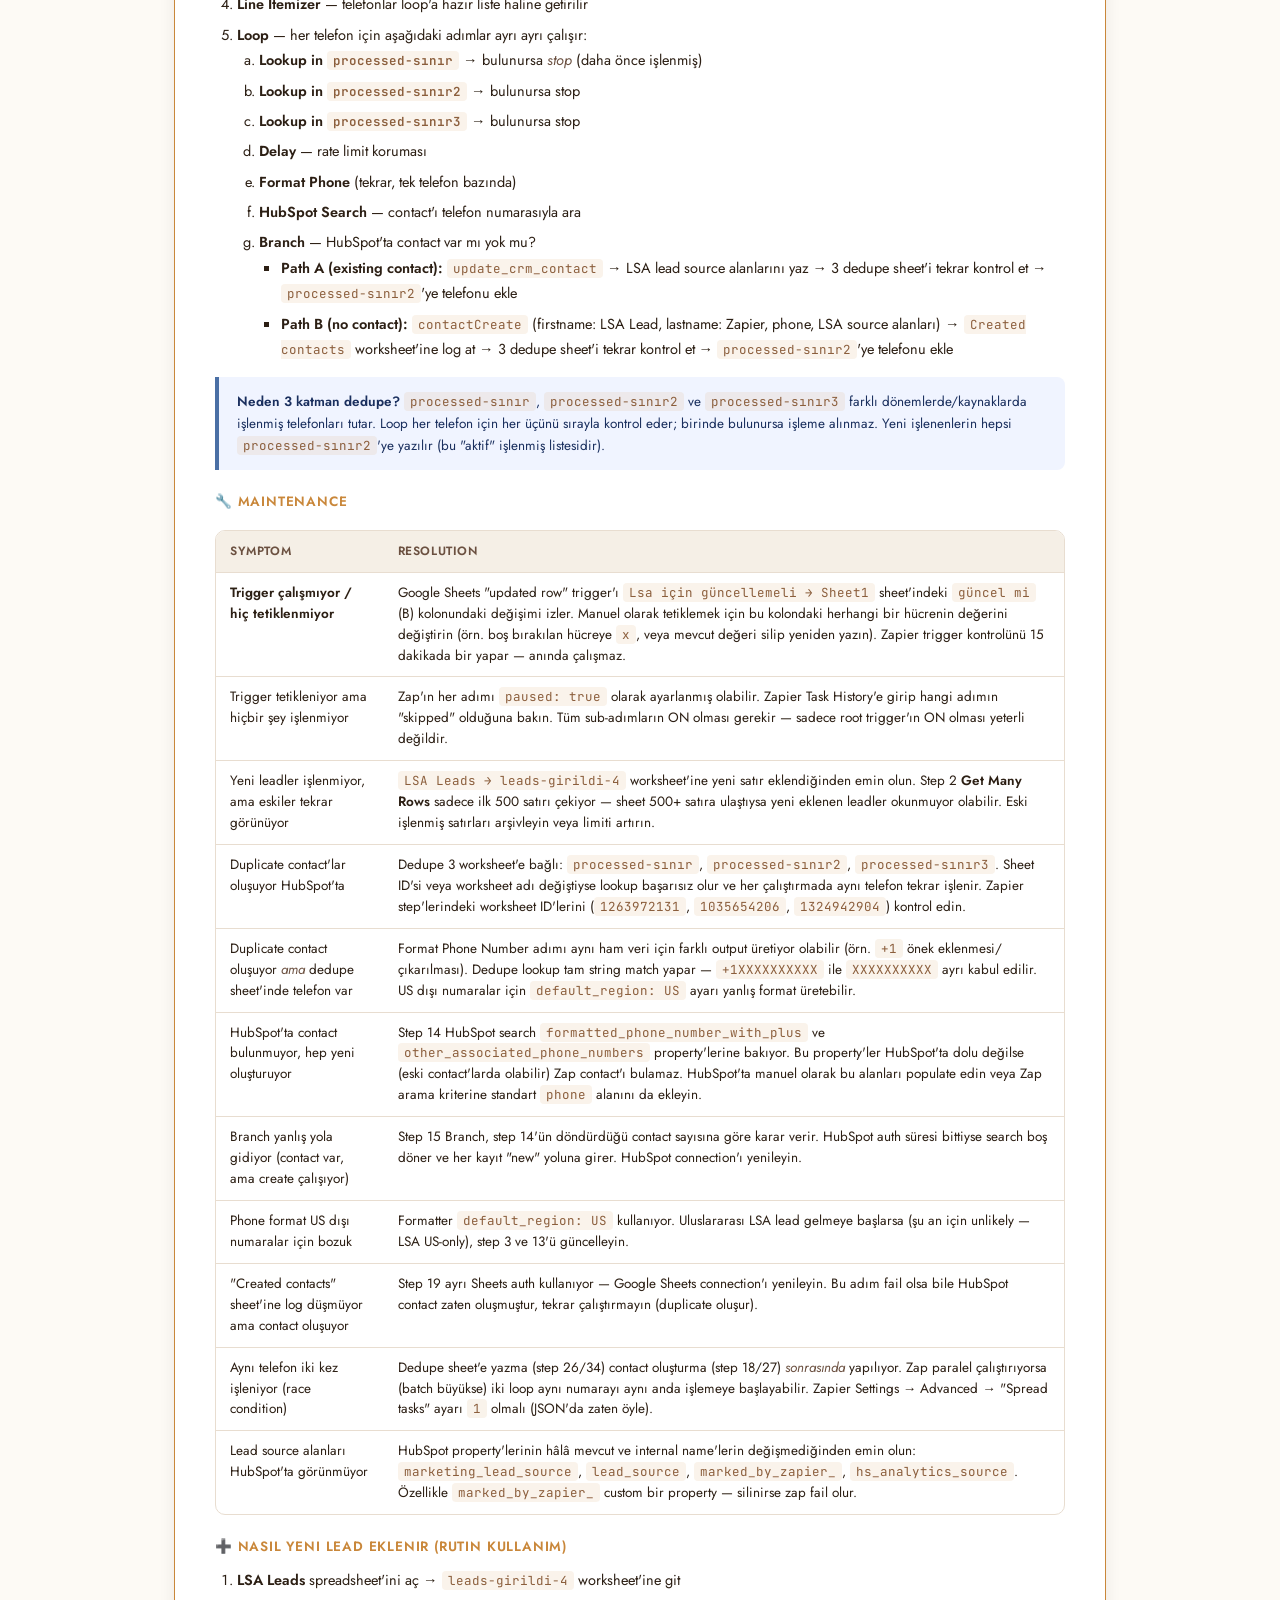
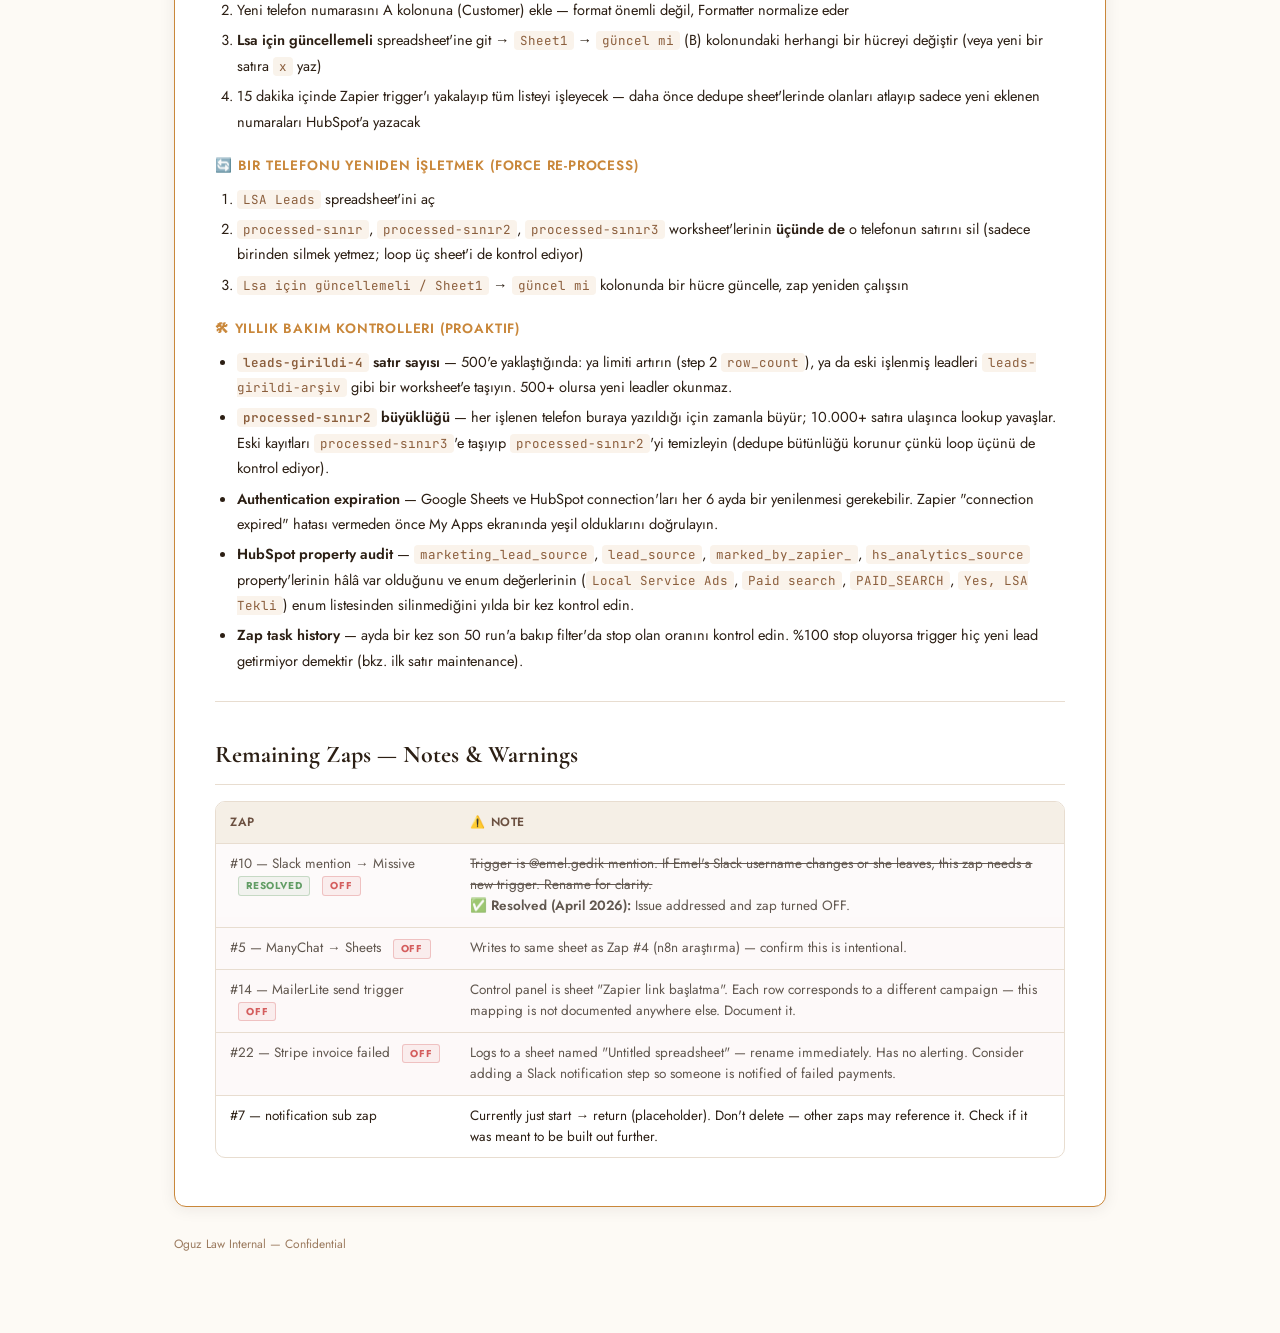
<file: zapier_master.html>
<!DOCTYPE html>
<html lang="en">
<head>
<meta charset="UTF-8">
<meta name="viewport" content="width=device-width, initial-scale=1.0">
<title>Zapier Active Automations — Master Reference | Oguz Law SOP Library</title>
<link rel="preconnect" href="https://fonts.googleapis.com">
<link href="https://fonts.googleapis.com/css2?family=Cormorant+Garamond:wght@400;500;600;700&family=Jost:wght@300;400;500;600&family=JetBrains+Mono:wght@400;500&display=swap" rel="stylesheet">
<link rel="stylesheet" href="assets/styles.css">
</head>
<body class="doc-page">
  <div class="hero">
    <div class="hero-inner">
      <a class="back-link" href="index.html">← Back to SOP Library</a>
      <div class="doc-badge">Zapier</div>
      <h1 class="hero-title">Zapier Active Automations — Master Reference</h1>
      <p class="hero-sub">Full reference for all 36 Zapier automations (28 active, 8 off): overview table, per-zap maintenance guides, troubleshooting, and &quot;how to add&quot; instructions for each system.</p>
    </div>
  </div>
  <div class="page-wrap">
    <div class="doc-card expanded">
      <div class="doc-body"><h2>Zapier Active Automations — Master Reference</h2>
<div class="info-box">
<strong>Last updated:</strong> April 22, 2026  |  <strong>Total Zaps:</strong> 36  |  <strong>Active:</strong> 28  |  <strong>Off:</strong> 8  |  <strong>Workspace:</strong> Oguz Law
</div>
<p>Single source of truth for all active Zapier automations. Organized by category below, with full maintenance instructions and add-item guides for each.</p>
<h3>Overview — All 36 Zaps</h3>
<div class="table-wrap"><table><thead><tr><th>#</th><th>Zap Name</th><th>Category</th><th>Trigger</th><th>What It Does</th></tr></thead><tbody>
<tr class="zap-off"><td>1</td><td><strong>openphone fills out a google sheets</strong><span class="badge-off">Off</span></td><td>Call Logging</td><td>OpenPhone: incoming call completed</td><td>Logs incoming calls from 4 organic/website numbers to "Openphone callers" sheet</td></tr>
<tr><td>2</td><td><strong>Formatted+ Other Phone Number</strong></td><td>Call → HubSpot</td><td>OpenPhone: incoming call completed</td><td>For 12 marketing numbers: dedupes caller, creates/updates HubSpot contact, logs to Sheets</td></tr>
<tr class="zap-off"><td>3</td><td><strong>eastbay form to oguz law intake</strong><span class="badge-off">Off</span></td><td>CRM Sync</td><td>HubSpot: contact created/updated</td><td>Upserts EastBay HubSpot contacts into Oguz Law HubSpot</td></tr>
<tr class="zap-off"><td>4</td><td><strong>Whatsapp - Hubspot Integration with Zapier</strong><span class="badge-off">Off</span></td><td>Data Collection</td><td>Webhook</td><td>Logs WhatsApp webhook payload to "n8n araştırma" sheet</td></tr>
<tr class="zap-off"><td>5</td><td><strong>Untitled Zap (ManyChat)</strong><span class="badge-off">Off</span></td><td>Data Collection</td><td>ManyChat: conversation opened</td><td>Logs new ManyChat conversations to "n8n araştırma" sheet</td></tr>
<tr class="zap-off"><td>6</td><td><strong>Untitled Zap (LSA Leads)</strong><span class="badge-off">Off</span></td><td>Lead Processing</td><td>Google Sheets: new worksheet</td><td>Reads LSA Leads sheet, replaces text, writes to "deneme" worksheet</td></tr>
<tr><td>7</td><td><strong>notification sub zap</strong></td><td>Sub-Zap</td><td>Sub-Zap trigger</td><td>Placeholder sub-zap (start → return only) — called by other zaps for notification routing</td></tr>
<tr><td>8</td><td><strong>WhatsApp UTM Tracking #1 (oguz.law)</strong></td><td>UTM Tracking</td><td>Webhook</td><td>Receives UTM params + ref code, checks WA_UTM_Clicks table, creates record if new</td></tr>
<tr><td>9</td><td><strong>deal kazanılınca mycasete case + contact</strong></td><td>Deal → MyCase</td><td>HubSpot: deal property change (Closed Won)</td><td>On won deal: gets deal+contact, branches by attorney (Nur/Yusuf/Gulbabil) and case type, creates MyCase case, sends ops + client emails, updates deal, calls document sub-zap</td></tr>
<tr class="zap-off"><td>10</td><td><strong>Untitled Zap (Slack mention → Missive)</strong><span class="badge-off">Off</span><span class="badge-resolved">Resolved</span></td><td>Internal Ops</td><td>Slack: @emel.gedik mention</td><td>Creates a Missive task from Slack mention</td></tr>
<tr><td>11</td><td><strong>Whatsapp Data Collection Flow</strong></td><td>Data Collection</td><td>Webhook</td><td>Logs WhatsApp data to "New Task Management System Logs → Wati" sheet</td></tr>
<tr><td>12</td><td><strong>WhatsApp UTM Tracking #2 V2</strong></td><td>UTM Tracking</td><td>Wati: new incoming message</td><td>Delays, looks up contact, extracts ref code, updates UTM attributes on Wati contact, creates/updates table records</td></tr>
<tr><td>13</td><td><strong>MailerLite Campaign Open</strong></td><td>Email Engagement</td><td>MailerLite: campaign open</td><td>Finds HubSpot contact, creates engagement, increments "MailerLite Campaign Opens" counter</td></tr>
<tr class="zap-off"><td>14</td><td><strong>Untitled Zap (MailerLite send trigger)</strong><span class="badge-off">Off</span></td><td>Email Campaigns</td><td>Google Sheets: row updated</td><td>Sends MailerLite campaign when a control sheet row is updated</td></tr>
<tr><td>15</td><td><strong>itin - stripe to content snare with hubspot</strong></td><td>ITIN Onboarding</td><td>Stripe: completed checkout session</td><td>Routes by product (9 types), creates HubSpot Order, creates Content Snare client + request, sends onboarding emails</td></tr>
<tr><td>16</td><td><strong>itin - stripe to content snare Sub-Zap</strong></td><td>ITIN Sub-Zap</td><td>Sub-Zap trigger</td><td>Searches HubSpot contact by email, creates or updates contact with UTM data, returns contact ID</td></tr>
<tr><td>17</td><td><strong>premium service - itin stripe check</strong></td><td>ITIN Sub-Zap</td><td>Sub-Zap trigger</td><td>Checks if Premium Add-On selected, updates HubSpot Order accordingly</td></tr>
<tr><td>18</td><td><strong>(new) itin - stripe to content snare</strong></td><td>ITIN Onboarding</td><td>Stripe: new payment</td><td>Same as #15 but triggered by new_payment event (recurring/manual payments)</td></tr>
<tr><td>19</td><td><strong>create update contact + utms</strong></td><td>UTM Sub-Zap</td><td>Sub-Zap trigger</td><td>Central reusable sub-zap for contact upsert + UTM tagging in HubSpot</td></tr>
<tr><td>20</td><td><strong>mycase dokuman ve task olusturma sub zap</strong></td><td>MyCase Sub-Zap</td><td>Sub-Zap trigger</td><td>Formats date, creates MyCase document, creates task assigned to Fahri Mert Erbil</td></tr>
<tr><td>21</td><td><strong>ITIN - completed fields - send meet link and update</strong></td><td>ITIN Post-Onboarding</td><td>Content Snare: all fields completed</td><td>Sends meeting link from support@itin.com, finds HubSpot Order, updates Order stage</td></tr>
<tr class="zap-off"><td>22</td><td><strong>Untitled Zap (Stripe invoice failed)</strong><span class="badge-off">Off</span></td><td>Billing</td><td>Stripe: invoice payment failed</td><td>Logs failed payments to sheet</td></tr>
<tr><td>23</td><td><strong>UTM Link exists but no utm tagged</strong></td><td>UTM Cleanup</td><td>HubSpot: new contact in list "No Source Yes UTMLİ LİNK"</td><td>Parses UTM params from first/last page URL, updates HubSpot contact UTM fields</td></tr>
<tr><td>24</td><td><strong>Referral Company - Signed Deal Info Mail -2</strong></td><td>Referral Reporting</td><td>Schedule: every Tuesday 6PM</td><td>Generates HTML email tables of signed clients per referral company, emails from information@oguz.law, marks rows as sent</td></tr>
<tr><td>25</td><td><strong>Feedback Tracker Zap - 1</strong></td><td>Internal Ops</td><td>Slack: #feedback-log channel message</td><td>Parses department/name/subject, routes card to correct Trello board (7 departments)</td></tr>
<tr><td>26</td><td><strong>Feedback Tracker Zap - Billing Feedback Completed</strong></td><td>Internal Ops</td><td>Trello: card moved to Billing → Completed</td><td>DMs submitter in Slack when their billing feedback is resolved</td></tr>
<tr><td>27</td><td><strong>Feedback Tracker Zap - HR Feedback Completed</strong></td><td>Internal Ops</td><td>Trello: card moved to HR → Completed</td><td>Same as #26 for HR board</td></tr>
<tr><td>28</td><td><strong>Feedback Tracker Zap - Marketing Feedback Completed</strong></td><td>Internal Ops</td><td>Trello: card moved to Marketing → Completed</td><td>Same as #26 for Marketing board</td></tr>
<tr><td>29</td><td><strong>Feedback Tracker Zap - OP Feedback Completed</strong></td><td>Internal Ops</td><td>Trello: card moved to Operasyon → Completed 🎉</td><td>Same as #26 for Operations board</td></tr>
<tr><td>30</td><td><strong>Feedback Tracker Zap - Legal Feedback Completed</strong></td><td>Internal Ops</td><td>Trello: card moved to Legal → Completed</td><td>Same as #26 for Legal board</td></tr>
<tr><td>31</td><td><strong>Feedback Tracker Zap - Sales Feedback Completed</strong></td><td>Internal Ops</td><td>Trello: card moved to Sales → Completed</td><td>Same as #26 for Sales board</td></tr>
<tr><td>32</td><td><strong>Feedback Tracker Zap - Intake Feedback Completed</strong></td><td>Internal Ops</td><td>Trello: card moved to Intake → Completed</td><td>Same as #26 for Intake board</td></tr>
<tr><td>33</td><td><strong>Dallas - Meet UTM</strong></td><td>UTM Tracking</td><td>Calendly: invitee created (Ovgu Ozdogan)</td><td>5-min delay, searches HubSpot by email, creates/updates contact, writes UTM/lead source fields</td></tr>
<tr><td>34</td><td><strong>WhatsApp UTM Tracking #1 - OguzInjury</strong></td><td>UTM Tracking</td><td>Webhook</td><td>Same as #8 but for OguzInjury brand, uses separate WA_UTM_Clicks - Oguz Injury table</td></tr>
<tr><td>35</td><td><strong>Feedback Tracker Zap - Feedback Rejected</strong></td><td>Internal Ops</td><td>Trello: card archived</td><td>Notifies submitter and department head via Slack when a feedback card is rejected/archived</td></tr>
<tr><td>36</td><td><strong>(Tekli) Weekly Phone Number Processing and HubSpot Update Workflow</strong></td><td>Lead Processing</td><td>Google Sheets: updated row in "Lsa için güncellemeli" (dedupe col: "güncel mi")</td><td>Reads all phones from "LSA Leads → leads-girildi-4", dedupes against 3 processed worksheets, formats each phone (US), searches HubSpot → updates existing contact or creates a new contact ("LSA Lead Zapier") with LSA lead source fields, logs new contacts to "Created contacts" sheet, marks phone as processed in processed-sınır2</td></tr>
</tbody></table></div>
<h3>Categories at a Glance</h3>
<div class="table-wrap"><table><thead><tr><th>Category</th><th>Count</th><th>Zap #s</th></tr></thead><tbody>
<tr><td>ITIN Onboarding</td><td>5</td><td>#15, #16, #17, #18, #21</td></tr>
<tr><td>Internal Ops / Feedback</td><td>9</td><td>#10, #25–#32, #35</td></tr>
<tr><td>UTM Tracking</td><td>6</td><td>#8, #12, #19, #23, #33, #34</td></tr>
<tr><td>Call → HubSpot</td><td>2</td><td>#1, #2</td></tr>
<tr><td>Deal → MyCase</td><td>2</td><td>#9, #20</td></tr>
<tr><td>Data Collection / Research</td><td>3</td><td>#4, #5, #11</td></tr>
<tr><td>CRM / Email</td><td>3</td><td>#3, #13, #22</td></tr>
<tr><td>Referral Reporting</td><td>1</td><td>#24</td></tr>
<tr><td>Lead Processing</td><td>2</td><td>#6, #36</td></tr>
<tr><td>Sub-Zaps</td><td>4</td><td>#7, #16, #17, #19, #20</td></tr>
</tbody></table></div>
<h3>⚠️ Critical: Sub-Zaps Must Always Stay ON</h3>
<div class="warning-box"><strong>Sub-zaps (#7, #16, #17, #19, #20) must never be turned off.</strong> They have no external trigger — they're called by parent zaps. If a sub-zap is off, the parent zap will fail silently at that step. Before turning anything off for maintenance, check whether it's called by another zap.</div>
<hr/>
<h2>Zap #9 — deal kazanılınca mycasete case + contact ⭐ Critical</h2>
<p>The most critical automation in the workspace. When a deal is marked Closed Won in HubSpot, it automatically opens a case in MyCase, assigns it to the correct attorney, sends notification emails, and updates the deal record.</p>
<div class="table-wrap"><table><thead><tr><th>Property</th><th>Value</th></tr></thead><tbody>
<tr><td>Trigger property</td><td>Is Closed Won = true</td></tr>
<tr><td>Branches by attorney</td><td>Nur Kaldırım / Yusuf / Gulbabil</td></tr>
<tr><td>Branches by case type</td><td>CoS / Family / Business Immigration</td></tr>
<tr><td>Emails sent from</td><td>operations@oguz.law AND information@oguz.law</td></tr>
<tr><td>Sub-zaps called</td><td>#20 (mycase dokuman ve task olusturma sub zap)</td></tr>
<tr><td>Staff names in MyCase (case-sensitive)</td><td>Emre Cem Sanlier, Gulbabil Kokver, Fahri Mert Erbil</td></tr>
</tbody></table></div>
<h4>Step-by-Step Flow</h4>
<ol>
<li>Trigger — HubSpot: deal property change → Is Closed Won</li>
<li>Filter — Confirm deal is actually closed won</li>
<li>Get Deal — Retrieve full deal details (case type, pipeline, quote info, contact ID)</li>
<li>Get Contact — Retrieve contact details (formatted phone, case types)</li>
<li>Filter — Check contact is valid</li>
<li>Update Contact — Tag contact in HubSpot</li>
<li>MyCase Search — Search for existing person in MyCase</li>
<li>Sheets Lookup — Look up staff user IDs from <code>user ids / Sheet3</code></li>
<li>Branch: Person found? — Path "buldu" (found) or "bulamadı" (not found)</li>
<li>Format Date — Format retainer/case start date</li>
<li>Branch: Attorney — Nur Kaldırım / Yusuf / Gulbabil</li>
<li>Per attorney path: Create MyCase case → Send ops email → Send client email → Update HubSpot deal → Call Sub-Zap #20</li>
<li>Branch: Case type (for new person path) — CoS / Family / Business Immigration</li>
<li>Create Person — MyCase: create new person if not found, then repeat case creation flow</li>
</ol>
<h4>🔧 Maintenance</h4>
<div class="table-wrap"><table><thead><tr><th>Symptom</th><th>Resolution</th></tr></thead><tbody>
<tr><td>Attorney assignment stopped working</td><td>Check branch conditions — they match on HubSpot deal owner or case type. If an attorney's name changed in HubSpot, update the branch filter. MyCase staff names are case-sensitive: <code>Emre Cem Sanlier</code>, <code>Gulbabil Kokver</code>, <code>Fahri Mert Erbil</code></td></tr>
<tr><td>Cases not being created</td><td>Check MyCase authentication in Zapier. Verify the HubSpot deal has an associated contact. Check Zapier task history for which step failed.</td></tr>
<tr><td>Emails not sending</td><td>Verify operations@oguz.law and information@oguz.law Gmail auth tokens are valid. Check if recipient email is populated on the HubSpot contact.</td></tr>
<tr><td>Deal not getting the MyCase link back</td><td>The update_crm_deal step retrieves "Deal information: MyCase Case Link" property — confirm this custom property still exists in HubSpot.</td></tr>
<tr><td>Sub-zap not running</td><td>Check that sub-zap #20 is ON in Zapier.</td></tr>
<tr><td>Lookup value missing (Google Sheets)</td><td>Deal owner email not in Sheet3. Go to Zapier run → get deal data → find deal owner email → add to Sheet3 as: <code>id — no value — name — surname — email</code></td></tr>
<tr><td>Name has already been taken</td><td>A MyCase case with that name already exists. Find the existing case, determine if duplicate, rename one (e.g. add a dash suffix), then replay the Zapier run.</td></tr>
<tr><td>The user specified is duplicate</td><td>Deal owner is already mapped as required staff in the Create Case action. Remove the duplicate mapping in that step.</td></tr>
</tbody></table></div>
<h4>➕ How to Add a New Attorney</h4>
<ol>
<li>Open the Zap → find the Branch: Attorney step</li>
<li>Add a new path with the filter condition matching the attorney's HubSpot owner ID or name</li>
<li>Duplicate an existing attorney's block (caseCreate → ops email → client email → update deal → call sub-zap)</li>
<li>Update the <code>staff</code> field in the caseCreate step with the new attorney's MyCase staff name</li>
<li>Test with a dummy closed-won deal</li>
</ol>
<hr/>
<h2>Zaps #15 &amp; #18 — ITIN: Stripe → Content Snare → HubSpot</h2>
<p>When a Stripe payment is completed, routes by product type, creates a HubSpot Order object, opens a Content Snare document request with the correct template, and sends onboarding emails. Both Zaps are functionally identical — they exist because different Stripe payment flows fire different event types.</p>
<div class="table-wrap"><table><thead><tr><th>#15 Trigger</th><th>#18 Trigger</th><th>HubSpot Owners</th><th>Emails Sent From</th></tr></thead><tbody>
<tr><td>Stripe: completed checkout session</td><td>Stripe: new payment (recurring/manual)</td><td>gokce.tandogdu@oguz.law (primary), dorukhan@oguz.law (secondary)</td><td>operations@oguz.law + support@itin.com</td></tr>
</tbody></table></div>
<h4>Product → Content Snare Template Routing</h4>
<div class="table-wrap"><table><thead><tr><th>Path</th><th>Product</th><th>Content Snare Template</th></tr></thead><tbody>
<tr><td>A</td><td>Standard ITIN Preparation Service</td><td>Documents Required for ITIN Application</td></tr>
<tr><td>B</td><td>Renew ITIN Service</td><td>Documents Required for ITIN Application</td></tr>
<tr><td>C</td><td>Standard EIN Application</td><td>EIN Application – Required Information</td></tr>
<tr><td>D</td><td>EIN for Non-U.S. Residents (No SSN)</td><td>EIN Application – Required Information</td></tr>
<tr><td>E</td><td>Standard LLC Formation</td><td>Company Formation – Required Documents (USA)</td></tr>
<tr><td>F</td><td>LLC formation for Non-U.S. Residents</td><td>Company Formation – Required Documents (USA)</td></tr>
<tr><td>G</td><td>Basic Bank Account Package</td><td>Bank Account Opening – Required Documents (USA)</td></tr>
<tr><td>H</td><td>Full-Service Banking Setup Bundle</td><td>Bank Account Opening – Required Documents (USA)</td></tr>
<tr><td>I</td><td>(fallback / other)</td><td>—</td></tr>
</tbody></table></div>
<h4>🔧 Maintenance</h4>
<div class="table-wrap"><table><thead><tr><th>Symptom</th><th>Resolution</th></tr></thead><tbody>
<tr><td>Content Snare request not created</td><td>Check Content Snare auth in Zapier. Verify template name matches exactly (case-sensitive). Confirm "Admin ITIN" team member still exists in Content Snare.</td></tr>
<tr><td>HubSpot Order not created</td><td>Verify Association 507 still exists for Contact → Order in HubSpot. Check gokce.tandogdu@oguz.law and dorukhan@oguz.law are active HubSpot users.</td></tr>
<tr><td>Wrong template being used</td><td>Open the relevant path's requestCreate step and verify the request_template value matches exactly.</td></tr>
</tbody></table></div>
<hr/>
<h2>Zap #24 — Referral Company Signed Deal Email (Weekly)</h2>
<p>Every Tuesday at 6PM, checks the Referral Notification sheet for rows with status "pending", groups them by referral company, generates an HTML email table of signed clients, emails each company from information@oguz.law, and marks rows as "sent".</p>
<h4>🔧 Critical Maintenance Note</h4>
<div class="warning-box">The zap marks rows as "sent" only on the <strong>last loop iteration</strong>. If the last company has no clients (rowCount = 0), its send step is filtered out — and the entire sheet never gets marked as sent. Ensure the last company in the config tab always has at least one pending client, or restructure the update step to run outside the loop.</div>
<h4>➕ How to Add a New Referral Company</h4>
<p>Add a new row to the <code>config</code> tab in the Referral Notification sheet: Company name, Email, Official Name. Ensure incoming referral data in Sheet1 uses exactly the same company name (case-insensitive match is used in the JS code). No Zapier changes needed — the loop auto-iterates.</p>
<hr/>
<h2>Zaps #25–35 — Feedback Tracker System (9 Zaps)</h2>
<p>A 9-zap system that routes internal feedback from a Slack channel to department Trello boards, then notifies the original submitter when their feedback is resolved or rejected.</p>
<h4>Zap #25 — Slack → Trello Routing</h4>
<p>Reads structured messages posted to <strong>#feedback-log</strong> Slack channel, parses department/name/subject/due date via regex, looks up Trello member and label IDs via lookup tables, and creates a card on the correct department board.</p>
<p>Message format required: fields for <strong>Department, Name, Subject, Response Needed, Reply Date</strong> — the Formatter steps use regex Extract Pattern to pull each field. If the Slack message format changes, all 6 Formatter steps must be updated.</p>
<div class="table-wrap"><table><thead><tr><th>Trello Board</th><th>List</th></tr></thead><tbody>
<tr><td>HR</td><td>Feedback</td></tr>
<tr><td>Intake</td><td>Feedback</td></tr>
<tr><td>Billing</td><td>Feedbacks &amp; Requests</td></tr>
<tr><td>Sales</td><td>Feedback</td></tr>
<tr><td>Legal</td><td>Feedback</td></tr>
<tr><td>Operasyon</td><td>Feedback</td></tr>
<tr><td>Marketing</td><td>Feedback</td></tr>
</tbody></table></div>
<h4>Zaps #26–32 — Completion Notifications</h4>
<p>When a card is moved to "Completed" on a department board, each zap finds the original Slack message (by card title), extracts the submitter's name, looks up their Slack user, and DMs them in #feedback-log. One zap per board: Billing, HR, Marketing, Operasyon, Legal, Sales, Intake.</p>
<h4>Zap #35 — Rejection Notification</h4>
<p>When a card is <strong>archived</strong> on any board, finds the original Slack message, extracts both the submitter name and department head name, and notifies both via Slack.</p>
<h4>🔧 Maintenance</h4>
<div class="table-wrap"><table><thead><tr><th>Symptom</th><th>Resolution</th></tr></thead><tbody>
<tr><td>Card not created on Trello</td><td>Check Trello auth. Verify board name in branch step is case-exactly correct. If Slack message format changed, update all 6 regex Formatter steps.</td></tr>
<tr><td>Completion notification not sending</td><td>The zap searches for the Slack message by card title — if the card title was edited in Trello, the search will fail. Check Slack auth. Verify channel is still #feedback-log.</td></tr>
<tr><td>Wrong person being notified</td><td>The name lookup uses Slack's user_by_name search — the name must match the Slack display name exactly. If someone changed their Slack display name, update the Lookup Table in the Formatter step.</td></tr>
</tbody></table></div>
<h4>➕ How to Add a New Department</h4>
<ol>
<li>In Zap #25: add a new path to the Branch step, pointing to the new Trello board and list. Add department → Trello label ID mapping to the Lookup Table step. Add person → Trello member ID if needed.</li>
<li>For completion notifications: duplicate any of Zaps #26–32, change the trigger to the new Trello board → Completed list, turn the new zap ON.</li>
</ol>
<hr/>
<h2>UTM Tracking System — Zaps #8, #12, #19, #23, #33, #34</h2>
<p>Six zaps form the full UTM attribution system. Together they capture UTM parameters from multiple entry points and write them back to HubSpot contact fields.</p>
<div class="table-wrap"><table><thead><tr><th>Zap</th><th>Trigger</th><th>Purpose</th></tr></thead><tbody>
<tr><td>#8 — WhatsApp UTM Tracking #1 (oguz.law)</td><td>Webhook (UTM-tagged WhatsApp link click)</td><td>Stores UTMs + CID in [Table] WA_UTM_Clicks. Builds lookup table of cid → UTM data.</td></tr>
<tr><td>#34 — WhatsApp UTM Tracking #1 - OguzInjury</td><td>Webhook</td><td>Identical to #8 but uses [Table] WA_UTM_Clicks - Oguz Injury</td></tr>
<tr><td>#12 — WhatsApp UTM Tracking #2 V2</td><td>Wati: new incoming message</td><td>1-min delay → lookup cid in WA_UTM_Clicks → update Wati contact attributes with UTM source → create/update Contacts Table record</td></tr>
<tr><td>#19 — create update contact + utms (Sub-Zap)</td><td>Sub-Zap trigger</td><td>Central reusable: searches HubSpot contact by email, creates or updates, writes UTM first/last touch dates + referring site</td></tr>
<tr><td>#23 — UTM Link exists but no utm tagged</td><td>HubSpot: new contact in list "No Source Yes UTMLİ LİNK" (list ID 1401)</td><td>Retroactively parses UTM params from first_url or last_url and fills HubSpot UTM fields</td></tr>
<tr><td>#33 — Dallas - Meet UTM</td><td>Calendly: invitee created (Ovgu Ozdogan)</td><td>5-min delay → search HubSpot by email → create/update contact with UTM + lead source fields</td></tr>
</tbody></table></div>
<h4>🔧 Key Maintenance Notes</h4>
<ul>
<li>Zap #12 has a 1-minute delay to let Zap #8 create the WA_UTM_Clicks record first. If traffic is high, increase to 2–3 minutes.</li>
<li>HubSpot list "No Source Yes UTMLİ LİNK" (list ID 1401) must exist with correct enrollment criteria for Zap #23 to trigger.</li>
<li>Sub-Zap #19 name must match exactly across all parent zaps that call it: <code>create update contact + utms</code></li>
</ul>
<hr/>
<h2>Zap #1 — OpenPhone → Google Sheets (Organic Calls) <span class="badge-off">Off</span></h2>
<p>Listens for completed incoming calls on 4 specific OpenPhone numbers and logs each call as a new row in the "Openphone callers" sheet.</p>
<p>Monitored numbers: 📢 Organic Social (925) 940-4030 · Apply Oguz Law Website (925) 940-4044 · Oguz Law Website (925) 940-2002 · Google Business (925) 940-4004</p>
<h2>Zap #2 — OpenPhone → HubSpot (12 Marketing Numbers)</h2>
<p>When a call comes in on any of 12 marketing-tracked OpenPhone numbers, deduplicates the caller (checking 4 "processed numbers" sheet tabs + Zapier Storage), then creates or updates a HubSpot contact and logs the call.</p>
<p>Monitored numbers (12): LSA, Email Marketing, Youtube, LinkedIn, TikTok, Meta Ads, LATAM, Website Blog, + 4 organic numbers.</p>
<div class="warning-box">Dedup logic checks 4 sheet tabs + Zapier Storage. If any tab is renamed or the Storage key changes, duplicates can slip through. The <code>leads-inbox (64)</code> worksheet name in Zap #6 has a number in it — if the sheet regenerates with a new number, Zap #6 will break.</div>
<hr/>
<h2>Zap #36 — (Tekli) Weekly Phone Number Processing and HubSpot Update Workflow</h2>
<p>LSA (Local Services Ads) leadleri manuel olarak "LSA Leads" spreadsheet'ine (<code>leads-girildi-4</code> worksheet'ine) girildikten sonra, kontrol sheet'indeki (<code>Lsa için güncellemeli → Sheet1</code>) <code>güncel mi</code> kolonu güncellendiğinde tetiklenir. Zap tüm lead listesini okur, 3 katmanlı dedupe kontrolünden geçirir ve her yeni numara için HubSpot'ta contact arar — varsa LSA lead-source alanlarıyla günceller, yoksa yeni bir contact (<strong>"LSA Lead Zapier"</strong>) oluşturur. Sonsuz çalışacak şekilde kurgulanmıştır; manuel müdahale yalnızca tetiklemek veya bozulmaları düzeltmek için gerekir.</p>
<div class="table-wrap"><table><thead><tr><th>Property</th><th>Value</th></tr></thead><tbody>
<tr><td>Trigger</td><td>Google Sheets: updated row (Google Sheets v2)</td></tr>
<tr><td>Trigger spreadsheet</td><td><code>Lsa için güncellemeli</code> → <code>Sheet1</code></td></tr>
<tr><td>Dedupe column (trigger)</td><td><code>güncel mi</code> (B kolonu)</td></tr>
<tr><td>Data source (leads)</td><td><code>LSA Leads</code> → <code>leads-girildi-4</code> worksheet</td></tr>
<tr><td>Dedupe worksheets (3 katman)</td><td><code>processed-sınır</code>, <code>processed-sınır2</code>, <code>processed-sınır3</code> — hepsi <code>LSA Leads</code> spreadsheet'inde</td></tr>
<tr><td>Output — yeni contact log</td><td><code>LSA Leads</code> → <code>Created contacts</code> worksheet</td></tr>
<tr><td>Output — processed tracker</td><td><code>LSA Leads</code> → <code>processed-sınır2</code> (her işlenen telefon buraya yazılır)</td></tr>
<tr><td>Phone format</td><td>US default region, <code>number.phone_v2</code> Formatter</td></tr>
<tr><td>HubSpot contact defaults (yeni kayıt)</td><td>firstname: <code>LSA Lead</code>, lastname: <code>Zapier</code></td></tr>
<tr><td>HubSpot lead source alanları (her iki yolda da yazılır)</td><td><code>marketing_lead_source = Local Service Ads</code>, <code>lead_source = Paid search</code>, <code>marked_by_zapier_ = Yes, LSA Tekli</code>, <code>hs_analytics_source = PAID_SEARCH</code></td></tr>
<tr><td>HubSpot arama kriteri</td><td>formatted_phone_number_with_plus + other_associated_phone_numbers</td></tr>
</tbody></table></div>
<h4>Step-by-Step Flow</h4>
<ol>
<li><strong>Trigger</strong> — <code>Lsa için güncellemeli / Sheet1</code> sheet'inde bir satır güncellenir (<code>güncel mi</code> kolonu bazında dedupe)</li>
<li><strong>Get Many Rows</strong> — <code>LSA Leads / leads-girildi-4</code> worksheet'inden tüm satırlar çekilir (500 row limit)</li>
<li><strong>Format Phone Number</strong> — tüm telefonlar US formatına dönüştürülür</li>
<li><strong>Line Itemizer</strong> — telefonlar loop'a hazır liste haline getirilir</li>
<li><strong>Loop</strong> — her telefon için aşağıdaki adımlar ayrı ayrı çalışır:
    <ol type="a">
<li><strong>Lookup in <code>processed-sınır</code></strong> → bulunursa <em>stop</em> (daha önce işlenmiş)</li>
<li><strong>Lookup in <code>processed-sınır2</code></strong> → bulunursa stop</li>
<li><strong>Lookup in <code>processed-sınır3</code></strong> → bulunursa stop</li>
<li><strong>Delay</strong> — rate limit koruması</li>
<li><strong>Format Phone</strong> (tekrar, tek telefon bazında)</li>
<li><strong>HubSpot Search</strong> — contact'ı telefon numarasıyla ara</li>
<li><strong>Branch</strong> — HubSpot'ta contact var mı yok mu?
        <ul>
<li><strong>Path A (existing contact):</strong> <code>update_crm_contact</code> → LSA lead source alanlarını yaz → 3 dedupe sheet'i tekrar kontrol et → <code>processed-sınır2</code>'ye telefonu ekle</li>
<li><strong>Path B (no contact):</strong> <code>contactCreate</code> (firstname: LSA Lead, lastname: Zapier, phone, LSA source alanları) → <code>Created contacts</code> worksheet'ine log at → 3 dedupe sheet'i tekrar kontrol et → <code>processed-sınır2</code>'ye telefonu ekle</li>
</ul>
</li>
</ol>
</li>
</ol>
<div class="info-box"><strong>Neden 3 katman dedupe?</strong> <code>processed-sınır</code>, <code>processed-sınır2</code> ve <code>processed-sınır3</code> farklı dönemlerde/kaynaklarda işlenmiş telefonları tutar. Loop her telefon için her üçünü sırayla kontrol eder; birinde bulunursa işleme alınmaz. Yeni işlenenlerin hepsi <code>processed-sınır2</code>'ye yazılır (bu "aktif" işlenmiş listesidir).</div>
<h4>🔧 Maintenance</h4>
<div class="table-wrap"><table><thead><tr><th>Symptom</th><th>Resolution</th></tr></thead><tbody>
<tr><td><strong>Trigger çalışmıyor / hiç tetiklenmiyor</strong></td><td>Google Sheets "updated row" trigger'ı <code>Lsa için güncellemeli → Sheet1</code> sheet'indeki <code>güncel mi</code> (B) kolonundaki değişimi izler. Manuel olarak tetiklemek için bu kolondaki herhangi bir hücrenin değerini değiştirin (örn. boş bırakılan hücreye <code>x</code>, veya mevcut değeri silip yeniden yazın). Zapier trigger kontrolünü 15 dakikada bir yapar — anında çalışmaz.</td></tr>
<tr><td>Trigger tetikleniyor ama hiçbir şey işlenmiyor</td><td>Zap'ın her adımı <code>paused: true</code> olarak ayarlanmış olabilir. Zapier Task History'e girip hangi adımın "skipped" olduğuna bakın. Tüm sub-adımların ON olması gerekir — sadece root trigger'ın ON olması yeterli değildir.</td></tr>
<tr><td>Yeni leadler işlenmiyor, ama eskiler tekrar görünüyor</td><td><code>LSA Leads → leads-girildi-4</code> worksheet'ine yeni satır eklendiğinden emin olun. Step 2 <strong>Get Many Rows</strong> sadece ilk 500 satırı çekiyor — sheet 500+ satıra ulaştıysa yeni eklenen leadler okunmuyor olabilir. Eski işlenmiş satırları arşivleyin veya limiti artırın.</td></tr>
<tr><td>Duplicate contact'lar oluşuyor HubSpot'ta</td><td>Dedupe 3 worksheet'e bağlı: <code>processed-sınır</code>, <code>processed-sınır2</code>, <code>processed-sınır3</code>. Sheet ID'si veya worksheet adı değiştiyse lookup başarısız olur ve her çalıştırmada aynı telefon tekrar işlenir. Zapier step'lerindeki worksheet ID'lerini (<code>1263972131</code>, <code>1035654206</code>, <code>1324942904</code>) kontrol edin.</td></tr>
<tr><td>Duplicate contact oluşuyor <em>ama</em> dedupe sheet'inde telefon var</td><td>Format Phone Number adımı aynı ham veri için farklı output üretiyor olabilir (örn. <code>+1</code> önek eklenmesi/çıkarılması). Dedupe lookup tam string match yapar — <code>+1XXXXXXXXXX</code> ile <code>XXXXXXXXXX</code> ayrı kabul edilir. US dışı numaralar için <code>default_region: US</code> ayarı yanlış format üretebilir.</td></tr>
<tr><td>HubSpot'ta contact bulunmuyor, hep yeni oluşturuyor</td><td>Step 14 HubSpot search <code>formatted_phone_number_with_plus</code> ve <code>other_associated_phone_numbers</code> property'lerine bakıyor. Bu property'ler HubSpot'ta dolu değilse (eski contact'larda olabilir) Zap contact'ı bulamaz. HubSpot'ta manuel olarak bu alanları populate edin veya Zap arama kriterine standart <code>phone</code> alanını da ekleyin.</td></tr>
<tr><td>Branch yanlış yola gidiyor (contact var, ama create çalışıyor)</td><td>Step 15 Branch, step 14'ün döndürdüğü contact sayısına göre karar verir. HubSpot auth süresi bittiyse search boş döner ve her kayıt "new" yoluna girer. HubSpot connection'ı yenileyin.</td></tr>
<tr><td>Phone format US dışı numaralar için bozuk</td><td>Formatter <code>default_region: US</code> kullanıyor. Uluslararası LSA lead gelmeye başlarsa (şu an için unlikely — LSA US-only), step 3 ve 13'ü güncelleyin.</td></tr>
<tr><td>"Created contacts" sheet'ine log düşmüyor ama contact oluşuyor</td><td>Step 19 ayrı Sheets auth kullanıyor — Google Sheets connection'ı yenileyin. Bu adım fail olsa bile HubSpot contact zaten oluşmuştur, tekrar çalıştırmayın (duplicate oluşur).</td></tr>
<tr><td>Aynı telefon iki kez işleniyor (race condition)</td><td>Dedupe sheet'e yazma (step 26/34) contact oluşturma (step 18/27) <em>sonrasında</em> yapılıyor. Zap paralel çalıştırıyorsa (batch büyükse) iki loop aynı numarayı aynı anda işlemeye başlayabilir. Zapier Settings → Advanced → "Spread tasks" ayarı <code>1</code> olmalı (JSON'da zaten öyle).</td></tr>
<tr><td>Lead source alanları HubSpot'ta görünmüyor</td><td>HubSpot property'lerinin hâlâ mevcut ve internal name'lerin değişmediğinden emin olun: <code>marketing_lead_source</code>, <code>lead_source</code>, <code>marked_by_zapier_</code>, <code>hs_analytics_source</code>. Özellikle <code>marked_by_zapier_</code> custom bir property — silinirse zap fail olur.</td></tr>
</tbody></table></div>
<h4>➕ Nasıl Yeni Lead Eklenir (Rutin Kullanım)</h4>
<ol>
<li><strong>LSA Leads</strong> spreadsheet'ini aç → <code>leads-girildi-4</code> worksheet'ine git</li>
<li>Yeni telefon numarasını A kolonuna (Customer) ekle — format önemli değil, Formatter normalize eder</li>
<li><strong>Lsa için güncellemeli</strong> spreadsheet'ine git → <code>Sheet1</code> → <code>güncel mi</code> (B) kolonundaki herhangi bir hücreyi değiştir (veya yeni bir satıra <code>x</code> yaz)</li>
<li>15 dakika içinde Zapier trigger'ı yakalayıp tüm listeyi işleyecek — daha önce dedupe sheet'lerinde olanları atlayıp sadece yeni eklenen numaraları HubSpot'a yazacak</li>
</ol>
<h4>🔄 Bir Telefonu Yeniden İşletmek (Force Re-process)</h4>
<ol>
<li><code>LSA Leads</code> spreadsheet'ini aç</li>
<li><code>processed-sınır</code>, <code>processed-sınır2</code>, <code>processed-sınır3</code> worksheet'lerinin <strong>üçünde de</strong> o telefonun satırını sil (sadece birinden silmek yetmez; loop üç sheet'i de kontrol ediyor)</li>
<li><code>Lsa için güncellemeli / Sheet1</code> → <code>güncel mi</code> kolonunda bir hücre güncelle, zap yeniden çalışsın</li>
</ol>
<h4>🛠 Yıllık Bakım Kontrolleri (Proaktif)</h4>
<ul>
<li><strong><code>leads-girildi-4</code> satır sayısı</strong> — 500'e yaklaştığında: ya limiti artırın (step 2 <code>row_count</code>), ya da eski işlenmiş leadleri <code>leads-girildi-arşiv</code> gibi bir worksheet'e taşıyın. 500+ olursa yeni leadler okunmaz.</li>
<li><strong><code>processed-sınır2</code> büyüklüğü</strong> — her işlenen telefon buraya yazıldığı için zamanla büyür; 10.000+ satıra ulaşınca lookup yavaşlar. Eski kayıtları <code>processed-sınır3</code>'e taşıyıp <code>processed-sınır2</code>'yi temizleyin (dedupe bütünlüğü korunur çünkü loop üçünü de kontrol ediyor).</li>
<li><strong>Authentication expiration</strong> — Google Sheets ve HubSpot connection'ları her 6 ayda bir yenilenmesi gerekebilir. Zapier "connection expired" hatası vermeden önce My Apps ekranında yeşil olduklarını doğrulayın.</li>
<li><strong>HubSpot property audit</strong> — <code>marketing_lead_source</code>, <code>lead_source</code>, <code>marked_by_zapier_</code>, <code>hs_analytics_source</code> property'lerinin hâlâ var olduğunu ve enum değerlerinin (<code>Local Service Ads</code>, <code>Paid search</code>, <code>PAID_SEARCH</code>, <code>Yes, LSA Tekli</code>) enum listesinden silinmediğini yılda bir kez kontrol edin.</li>
<li><strong>Zap task history</strong> — ayda bir kez son 50 run'a bakıp filter'da stop olan oranını kontrol edin. %100 stop oluyorsa trigger hiç yeni lead getirmiyor demektir (bkz. ilk satır maintenance).</li>
</ul>
<hr/>
<h2>Remaining Zaps — Notes &amp; Warnings</h2>
<div class="table-wrap"><table><thead><tr><th>Zap</th><th>⚠️ Note</th></tr></thead><tbody>
<tr class="zap-off"><td>#10 — Slack mention → Missive <span class="badge-resolved">Resolved</span> <span class="badge-off">Off</span></td><td><s>Trigger is @emel.gedik mention. If Emel's Slack username changes or she leaves, this zap needs a new trigger. Rename for clarity.</s><br/><strong>✅ Resolved (April 2026):</strong> Issue addressed and zap turned OFF.</td></tr>
<tr class="zap-off"><td>#5 — ManyChat → Sheets <span class="badge-off">Off</span></td><td>Writes to same sheet as Zap #4 (n8n araştırma) — confirm this is intentional.</td></tr>
<tr class="zap-off"><td>#14 — MailerLite send trigger <span class="badge-off">Off</span></td><td>Control panel is sheet "Zapier link başlatma". Each row corresponds to a different campaign — this mapping is not documented anywhere else. Document it.</td></tr>
<tr class="zap-off"><td>#22 — Stripe invoice failed <span class="badge-off">Off</span></td><td>Logs to a sheet named "Untitled spreadsheet" — rename immediately. Has no alerting. Consider adding a Slack notification step so someone is notified of failed payments.</td></tr>
<tr><td>#7 — notification sub zap</td><td>Currently just start → return (placeholder). Don't delete — other zaps may reference it. Check if it was meant to be built out further.</td></tr>
</tbody></table></div>
</div>
    </div>
    <p class="footer-note">Oguz Law Internal — Confidential</p>
  </div>
</body>
</html>
</file>
<file: assets/styles.css>
:root {
  --bg:#FDFAF5;--sidebar-bg:#1C1410;--sidebar-hover:#2E1F16;--sidebar-active:#3D2A1E;
  --accent:#C9873A;--accent-light:#E8A85C;--text:#2C1F14;--text-light:#6B5040;
  --text-muted:#9B7A5E;--border:#E8DDD0;--card-bg:#FFFFFF;--header-bg:#F5EFE6;
  --code-bg:#1C1410;--shadow:0 2px 16px rgba(44,31,20,.08);--shadow-hover:0 8px 32px rgba(44,31,20,.16);
  --sidebar-w:280px;
}
*{margin:0;padding:0;box-sizing:border-box;}html{scroll-behavior:smooth;}
body{font-family:'Jost',sans-serif;background:var(--bg);color:var(--text);display:flex;height:100vh;overflow:hidden;}
.sidebar{width:var(--sidebar-w);min-width:var(--sidebar-w);background:var(--sidebar-bg);height:100vh;overflow-y:auto;display:flex;flex-direction:column;position:fixed;left:0;top:0;bottom:0;z-index:100;scrollbar-width:thin;scrollbar-color:#3D2A1E transparent;}
.sidebar::-webkit-scrollbar{width:4px;}.sidebar::-webkit-scrollbar-thumb{background:#3D2A1E;border-radius:2px;}
.sidebar-logo{padding:28px 20px 20px;border-bottom:1px solid rgba(201,135,58,.2);}
.sidebar-logo-mark{font-family:'Cormorant Garamond',serif;font-size:20px;font-weight:700;color:var(--accent-light);display:block;}
.sidebar-logo-sub{font-size:10px;font-weight:500;letter-spacing:.12em;text-transform:uppercase;color:rgba(201,135,58,.5);display:block;margin-top:2px;}
.search-wrap{padding:16px 16px 12px;border-bottom:1px solid rgba(255,255,255,.05);}
.search-input{width:100%;background:rgba(255,255,255,.06);border:1px solid rgba(201,135,58,.2);border-radius:8px;padding:9px 12px 9px 34px;color:#F5EDE0;font-family:'Jost',sans-serif;font-size:13px;outline:none;transition:border-color .2s;background-image:url("data:image/svg+xml,%3Csvg xmlns='http://www.w3.org/2000/svg' width='14' height='14' viewBox='0 0 24 24' fill='none' stroke='%23C9873A' stroke-width='2'%3E%3Ccircle cx='11' cy='11' r='8'/%3E%3Cpath d='m21 21-4.35-4.35'/%3E%3C/svg%3E");background-repeat:no-repeat;background-position:10px center;}
.search-input::placeholder{color:rgba(255,255,255,.3);}.search-input:focus{border-color:var(--accent);}
.nav-content{padding:12px 0 40px;flex:1;}
.cat-section{margin-bottom:4px;}
.cat-label{font-size:10px;font-weight:600;letter-spacing:.1em;text-transform:uppercase;color:var(--accent);padding:12px 16px 6px;opacity:.8;}
.doc-list{list-style:none;padding:0 8px;}
.doc-link{display:block;padding:8px 12px;color:rgba(245,237,224,.7);text-decoration:none;font-size:12.5px;border-radius:6px;transition:all .15s;line-height:1.4;margin-bottom:1px;}
.doc-link:hover{background:var(--sidebar-hover);color:var(--accent-light);}
.doc-link.active{background:var(--sidebar-active);color:var(--accent-light);font-weight:500;}
.main{margin-left:var(--sidebar-w);flex:1;height:100vh;overflow-y:auto;scrollbar-width:thin;scrollbar-color:var(--border) transparent;}
.main::-webkit-scrollbar{width:6px;}.main::-webkit-scrollbar-thumb{background:var(--border);border-radius:3px;}
.main-header{position:sticky;top:0;z-index:50;background:var(--header-bg);border-bottom:1px solid var(--border);padding:16px 40px;display:flex;align-items:center;justify-content:space-between;}
.main-header-title{font-family:'Cormorant Garamond',serif;font-size:22px;font-weight:600;color:var(--text);}
.header-meta{font-size:12px;color:var(--text-muted);}
.content-area{padding:32px 40px 80px;max-width:1100px;}
.cat-section-main{margin-bottom:48px;}
.cat-heading{font-family:'Cormorant Garamond',serif;font-size:28px;font-weight:600;color:var(--text);margin-bottom:20px;padding-bottom:12px;border-bottom:2px solid var(--accent);display:inline-flex;align-items:center;gap:10px;}
.doc-card{background:var(--card-bg);border:1px solid var(--border);border-radius:12px;margin-bottom:16px;box-shadow:var(--shadow);overflow:hidden;transition:box-shadow .2s;}
.doc-card:hover{box-shadow:var(--shadow-hover);}.doc-card.expanded{border-color:var(--accent);}
.doc-header{padding:20px 24px;display:flex;gap:24px;align-items:flex-start;cursor:pointer;transition:background .15s;}
.doc-header:hover{background:#FEFDF8;}.doc-header-left{min-width:200px;flex-shrink:0;}.doc-header-right{flex:1;}
.doc-badge{display:inline-block;font-size:10px;font-weight:600;letter-spacing:.08em;text-transform:uppercase;color:var(--accent);background:rgba(201,135,58,.1);border:1px solid rgba(201,135,58,.3);border-radius:4px;padding:2px 8px;margin-bottom:8px;}
.doc-title{font-family:'Cormorant Garamond',serif;font-size:18px;font-weight:600;color:var(--text);line-height:1.3;margin-bottom:4px;}
.doc-meta{font-size:11px;color:var(--text-muted);}
.doc-summary{font-size:13.5px;color:var(--text-light);line-height:1.6;margin-bottom:12px;}
.expand-btn{background:transparent;border:1px solid var(--accent);color:var(--accent);font-family:'Jost',sans-serif;font-size:12px;font-weight:500;padding:6px 14px;border-radius:6px;cursor:pointer;transition:all .15s;}
.expand-btn:hover{background:var(--accent);color:white;}
.doc-body{border-top:1px solid var(--border);padding:32px 40px;font-size:14.5px;line-height:1.75;color:var(--text);}
.doc-body h2{font-family:'Cormorant Garamond',serif;font-size:24px;font-weight:700;color:var(--text);margin:32px 0 16px;padding-bottom:8px;border-bottom:1px solid var(--border);}
.doc-body h2:first-child{margin-top:0;}
.doc-body h3{font-family:'Jost',sans-serif;font-size:16px;font-weight:600;color:var(--text);margin:24px 0 10px;}
.doc-body h4{font-family:'Jost',sans-serif;font-size:13.5px;font-weight:600;color:var(--accent);text-transform:uppercase;letter-spacing:.06em;margin:20px 0 8px;}
.doc-body p{margin-bottom:12px;}.doc-body ul,.doc-body ol{padding-left:22px;margin-bottom:14px;}.doc-body li{margin-bottom:5px;}
.doc-body hr{border:none;border-top:1px solid var(--border);margin:28px 0;}
.doc-body strong{font-weight:600;}.doc-body em{font-style:italic;color:var(--text-light);}
.doc-body code{font-family:'JetBrains Mono',monospace;font-size:12.5px;background:rgba(201,135,58,.1);color:#8B5E3C;border-radius:4px;padding:1px 6px;}
.doc-body pre{font-family:'JetBrains Mono',monospace;font-size:12.5px;background:var(--code-bg);color:#E8C99A;border-radius:10px;padding:20px 24px;overflow-x:auto;margin:16px 0;line-height:1.7;border-left:3px solid var(--accent);}
.doc-body a{color:var(--accent);text-decoration:underline;text-underline-offset:2px;}
.table-wrap{overflow-x:auto;margin:16px 0;border-radius:10px;border:1px solid var(--border);}
.doc-body table{width:100%;border-collapse:collapse;font-size:13.5px;}
.doc-body thead{background:var(--header-bg);}
.doc-body th{padding:10px 14px;text-align:left;font-weight:600;font-size:12px;text-transform:uppercase;letter-spacing:.05em;color:var(--text-light);white-space:nowrap;}
.doc-body td{padding:10px 14px;border-top:1px solid var(--border);vertical-align:top;line-height:1.55;}
.doc-body tr:hover td{background:#FEFAF3;}
.badge-on{color:#2E7D32;font-weight:600;font-size:11px;}
.status-ok{color:#2E7D32;font-weight:600;}.status-fail{color:#C62828;font-weight:600;}.status-warn{color:#E65100;font-weight:600;}
.warning-box{background:#FFF8EE;border-left:4px solid var(--accent);border-radius:0 8px 8px 0;padding:14px 18px;margin:16px 0;font-size:13.5px;color:#5C3200;line-height:1.6;}
.info-box{background:#F0F4FF;border-left:4px solid #4A6FA5;border-radius:0 8px 8px 0;padding:14px 18px;margin:16px 0;font-size:13.5px;color:#1A2F5E;line-height:1.6;}
.flow-box{background:linear-gradient(135deg,#1C1410,#2E1F16);color:#E8C99A;border-radius:10px;padding:24px 28px;margin:16px 0;font-family:'JetBrains Mono',monospace;font-size:13px;line-height:2;}
.search-results-info{padding:12px 40px;background:rgba(201,135,58,.08);border-bottom:1px solid var(--border);font-size:13px;color:var(--text-light);display:none;}
.step-block{display:flex;gap:16px;margin:16px 0;align-items:flex-start;}
.step-num{flex-shrink:0;width:32px;height:32px;background:var(--accent);color:white;border-radius:50%;display:flex;align-items:center;justify-content:center;font-weight:700;font-size:14px;font-family:'Jost',sans-serif;margin-top:2px;}
.step-content{flex:1;padding-top:4px;}
.step-content strong{display:block;font-size:15px;font-weight:600;color:var(--text);margin-bottom:6px;}
.code-block{font-family:'JetBrains Mono',monospace;font-size:12.5px;background:var(--code-bg);color:#E8C99A;border-radius:10px;padding:20px 24px;overflow-x:auto;margin:16px 0;line-height:1.7;border-left:3px solid var(--accent);white-space:pre;}
.badge-sm{display:inline-block;font-size:10px;font-weight:600;letter-spacing:.06em;text-transform:uppercase;color:var(--accent);background:rgba(201,135,58,.1);border:1px solid rgba(201,135,58,.25);border-radius:3px;padding:1px 6px;}
.badge-sm.muted{color:var(--text-muted);background:rgba(155,122,94,.08);border-color:rgba(155,122,94,.2);}
.badge-off{display:inline-block;font-size:10px;font-weight:700;letter-spacing:.08em;text-transform:uppercase;color:#C62828;background:rgba(198,40,40,.08);border:1px solid rgba(198,40,40,.3);border-radius:3px;padding:1px 7px;margin-left:8px;vertical-align:middle;}
.badge-resolved{display:inline-block;font-size:10px;font-weight:700;letter-spacing:.08em;text-transform:uppercase;color:#2E7D32;background:rgba(46,125,50,.08);border:1px solid rgba(46,125,50,.3);border-radius:3px;padding:1px 7px;margin-left:8px;vertical-align:middle;}
tr.zap-off td{background:rgba(198,40,40,.03);}
tr.zap-off td:first-child,tr.zap-off td:nth-child(2){opacity:.75;}
.img-wrap{margin:16px 0;}.img-caption{font-size:12px;color:var(--text-muted);font-style:italic;margin-top:6px;margin-bottom:16px;line-height:1.5;}

body.site-home{display:block;height:auto;overflow:auto;}
body.site-home .main{margin-left:0;height:auto;overflow:visible;}
body.site-home .content-area{max-width:1200px;margin:0 auto;}
body.doc-page{display:block;height:auto;overflow:auto;}
.doc-page .page-wrap{max-width:980px;margin:0 auto;padding:32px 24px 80px;}
.back-link{display:inline-flex;align-items:center;gap:8px;color:var(--accent);text-decoration:none;font-weight:500;margin-bottom:20px;}
.hero{background:linear-gradient(180deg,var(--header-bg),#fff);border-bottom:1px solid var(--border);padding:28px 24px;}
.hero-inner{max-width:1200px;margin:0 auto;}
.hero-title{font-family:'Cormorant Garamond',serif;font-size:38px;font-weight:700;margin-bottom:8px;}
.hero-sub{color:var(--text-light);font-size:15px;max-width:760px;line-height:1.7;}
.grid{display:grid;grid-template-columns:repeat(auto-fit,minmax(280px,1fr));gap:18px;}
.home-card{background:var(--card-bg);border:1px solid var(--border);border-radius:14px;padding:22px;box-shadow:var(--shadow);transition:transform .15s,box-shadow .15s;display:block;text-decoration:none;color:inherit;}
.home-card:hover{transform:translateY(-2px);box-shadow:var(--shadow-hover);}
.home-card .doc-title{margin-bottom:8px;}
.home-card .doc-summary{margin-bottom:0;}
.section-title{font-family:'Cormorant Garamond',serif;font-size:30px;font-weight:700;margin:34px 0 18px;}
.footer-note{font-size:12px;color:var(--text-muted);margin-top:28px;}
@media (max-width: 900px){.hero-title{font-size:30px}.doc-body{padding:24px 18px}.main-header{padding:14px 18px}.content-area{padding:22px 18px 60px}}
</file>
